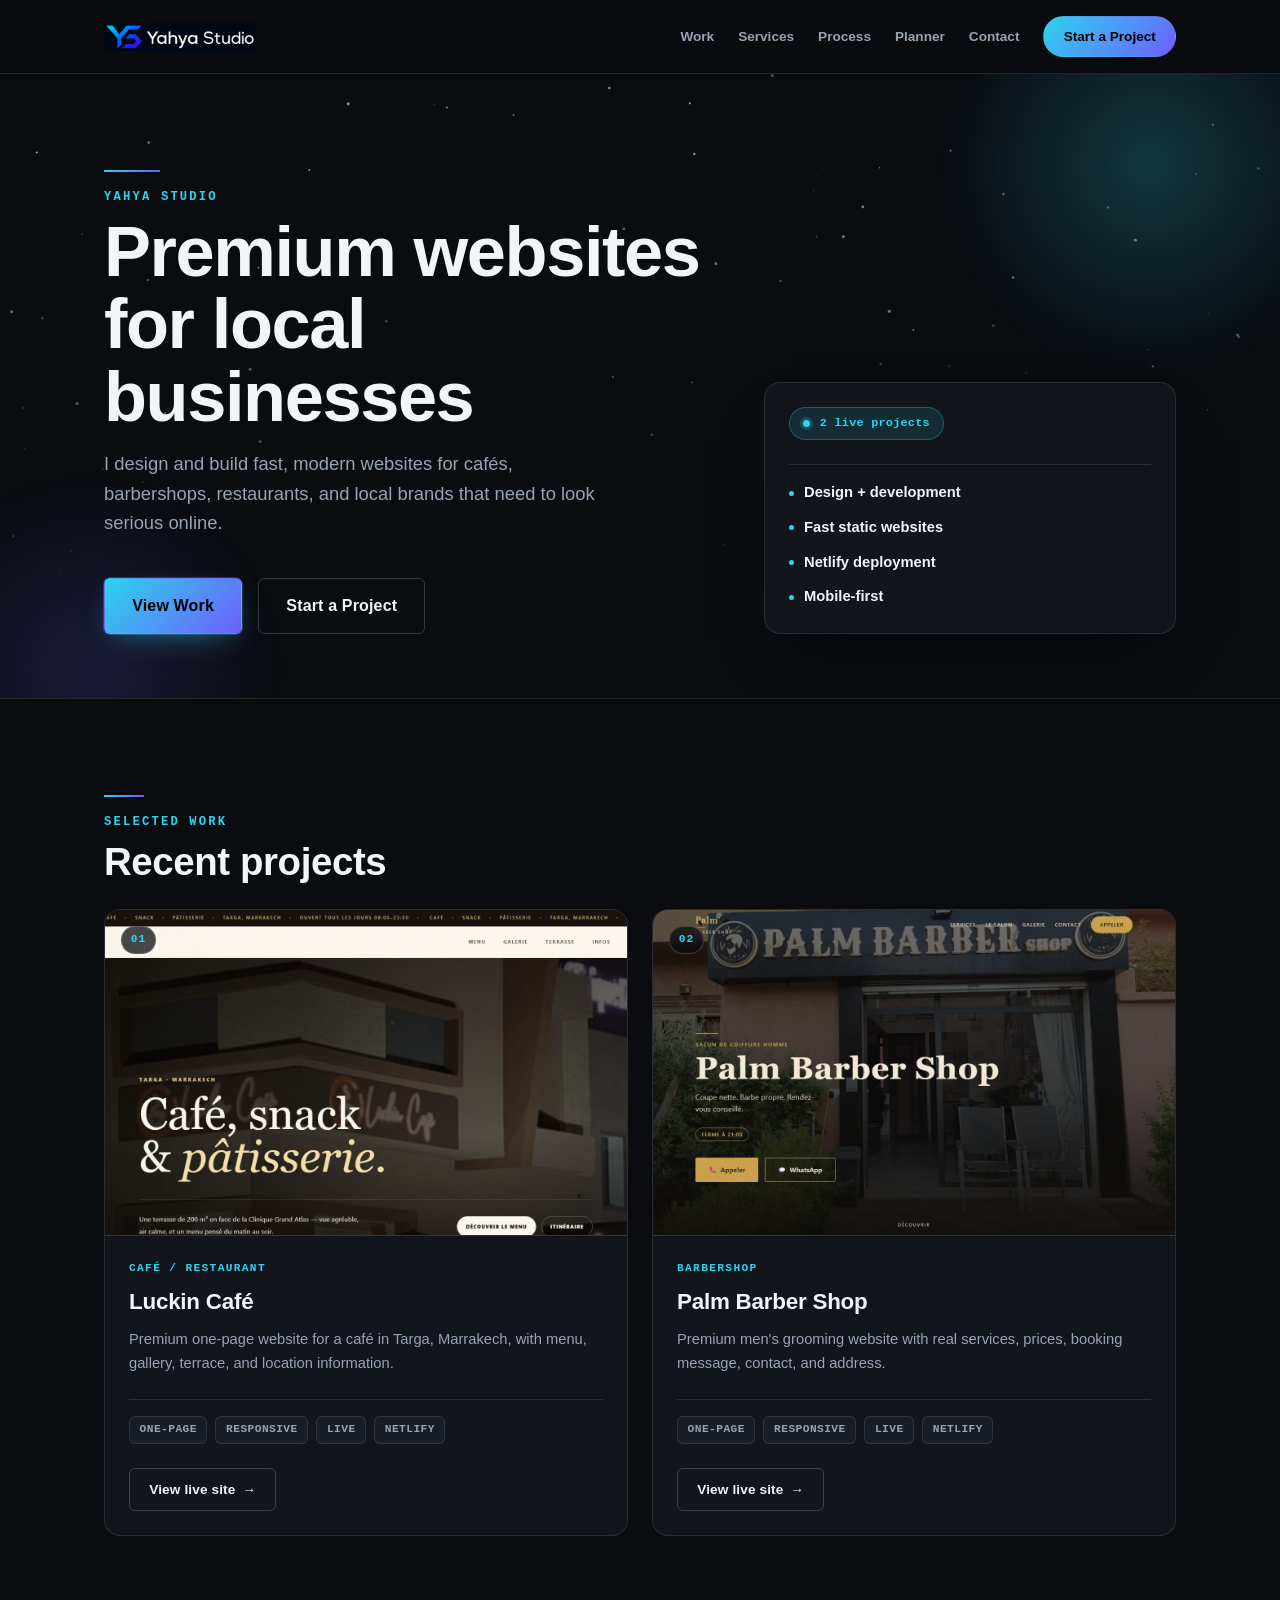
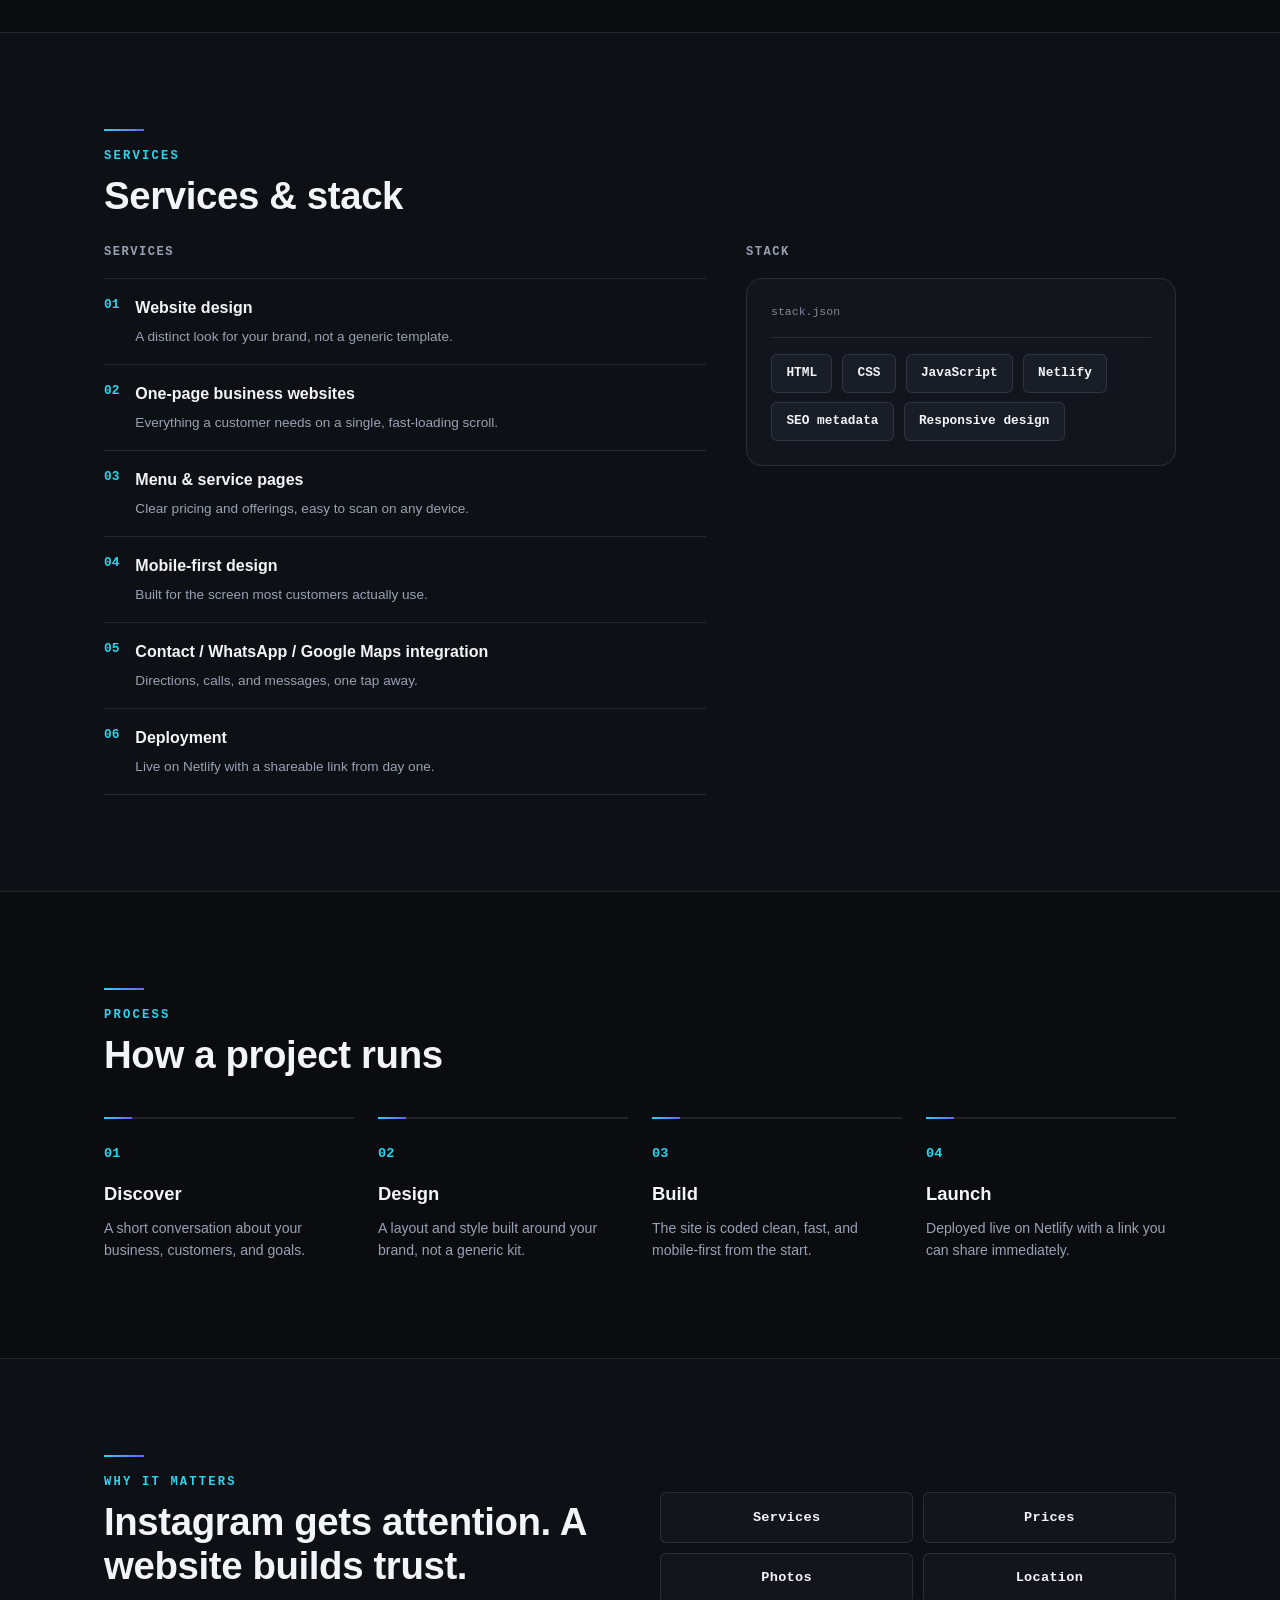
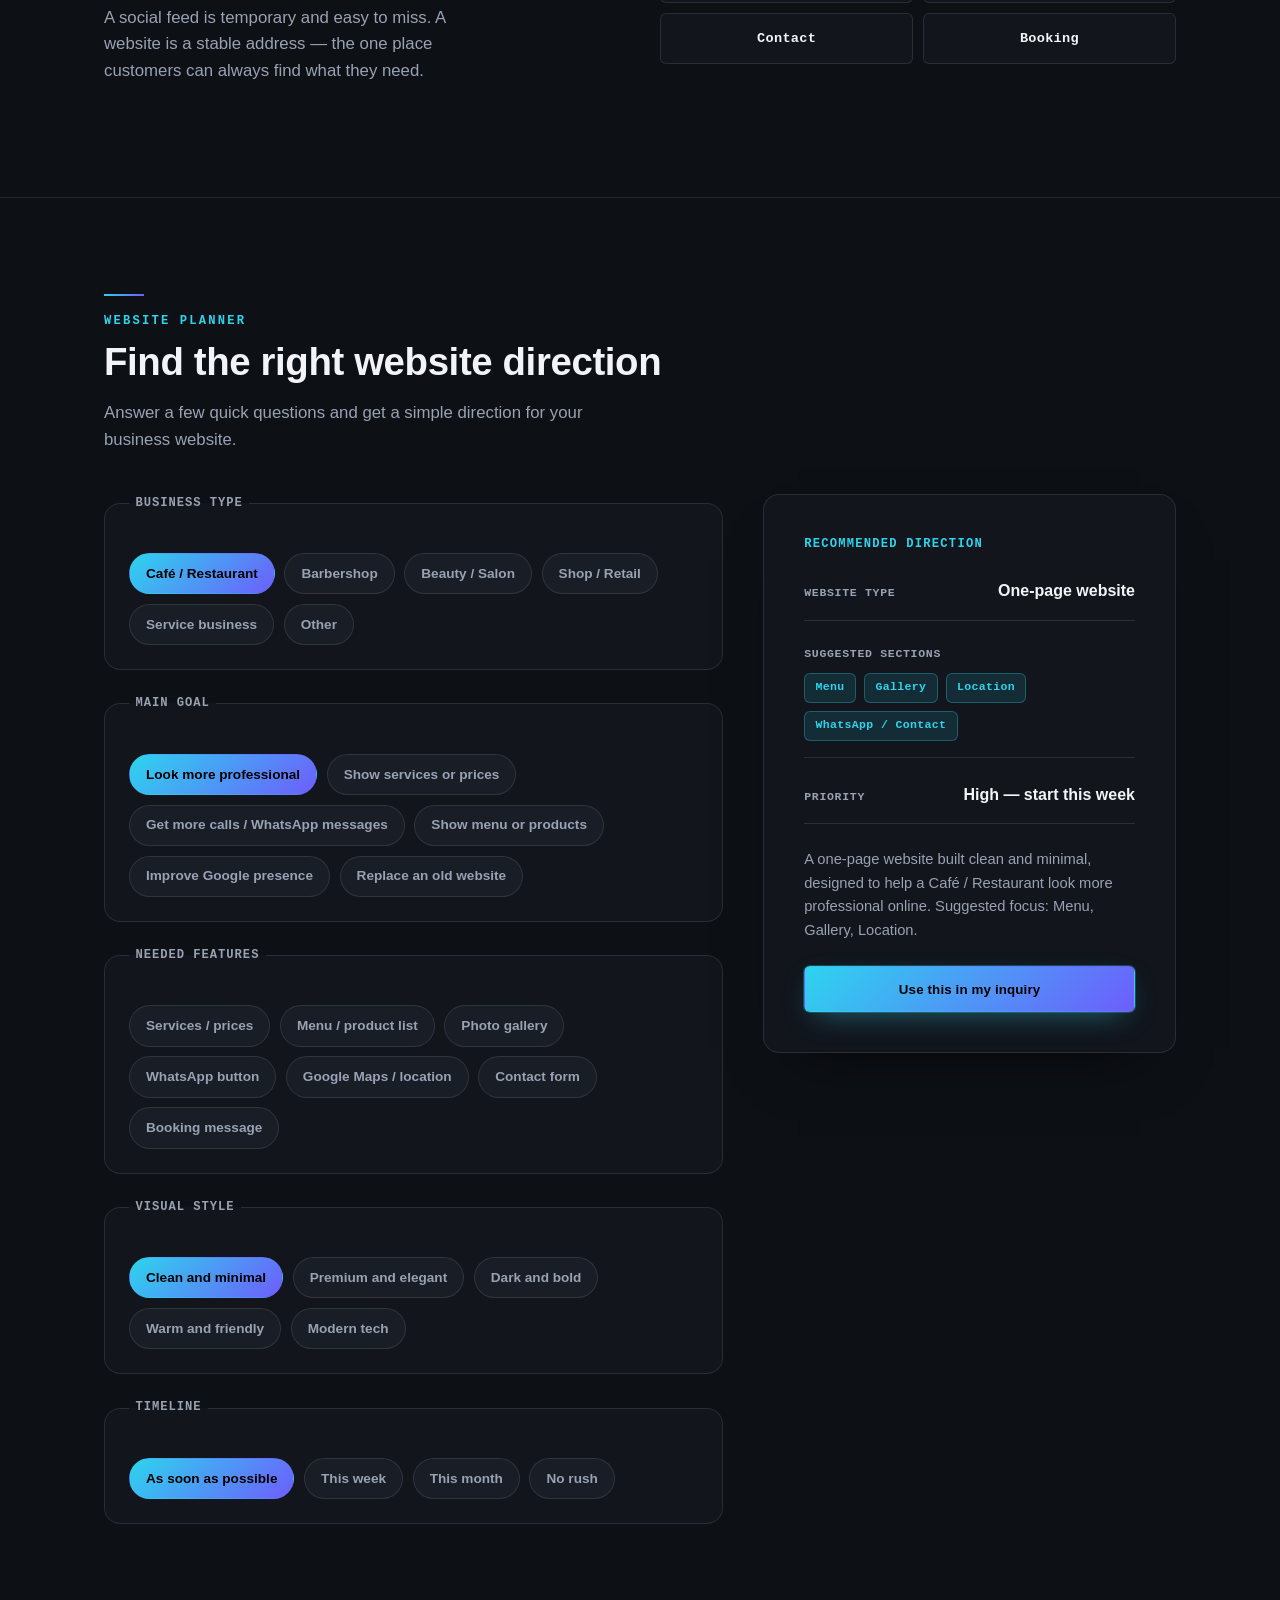
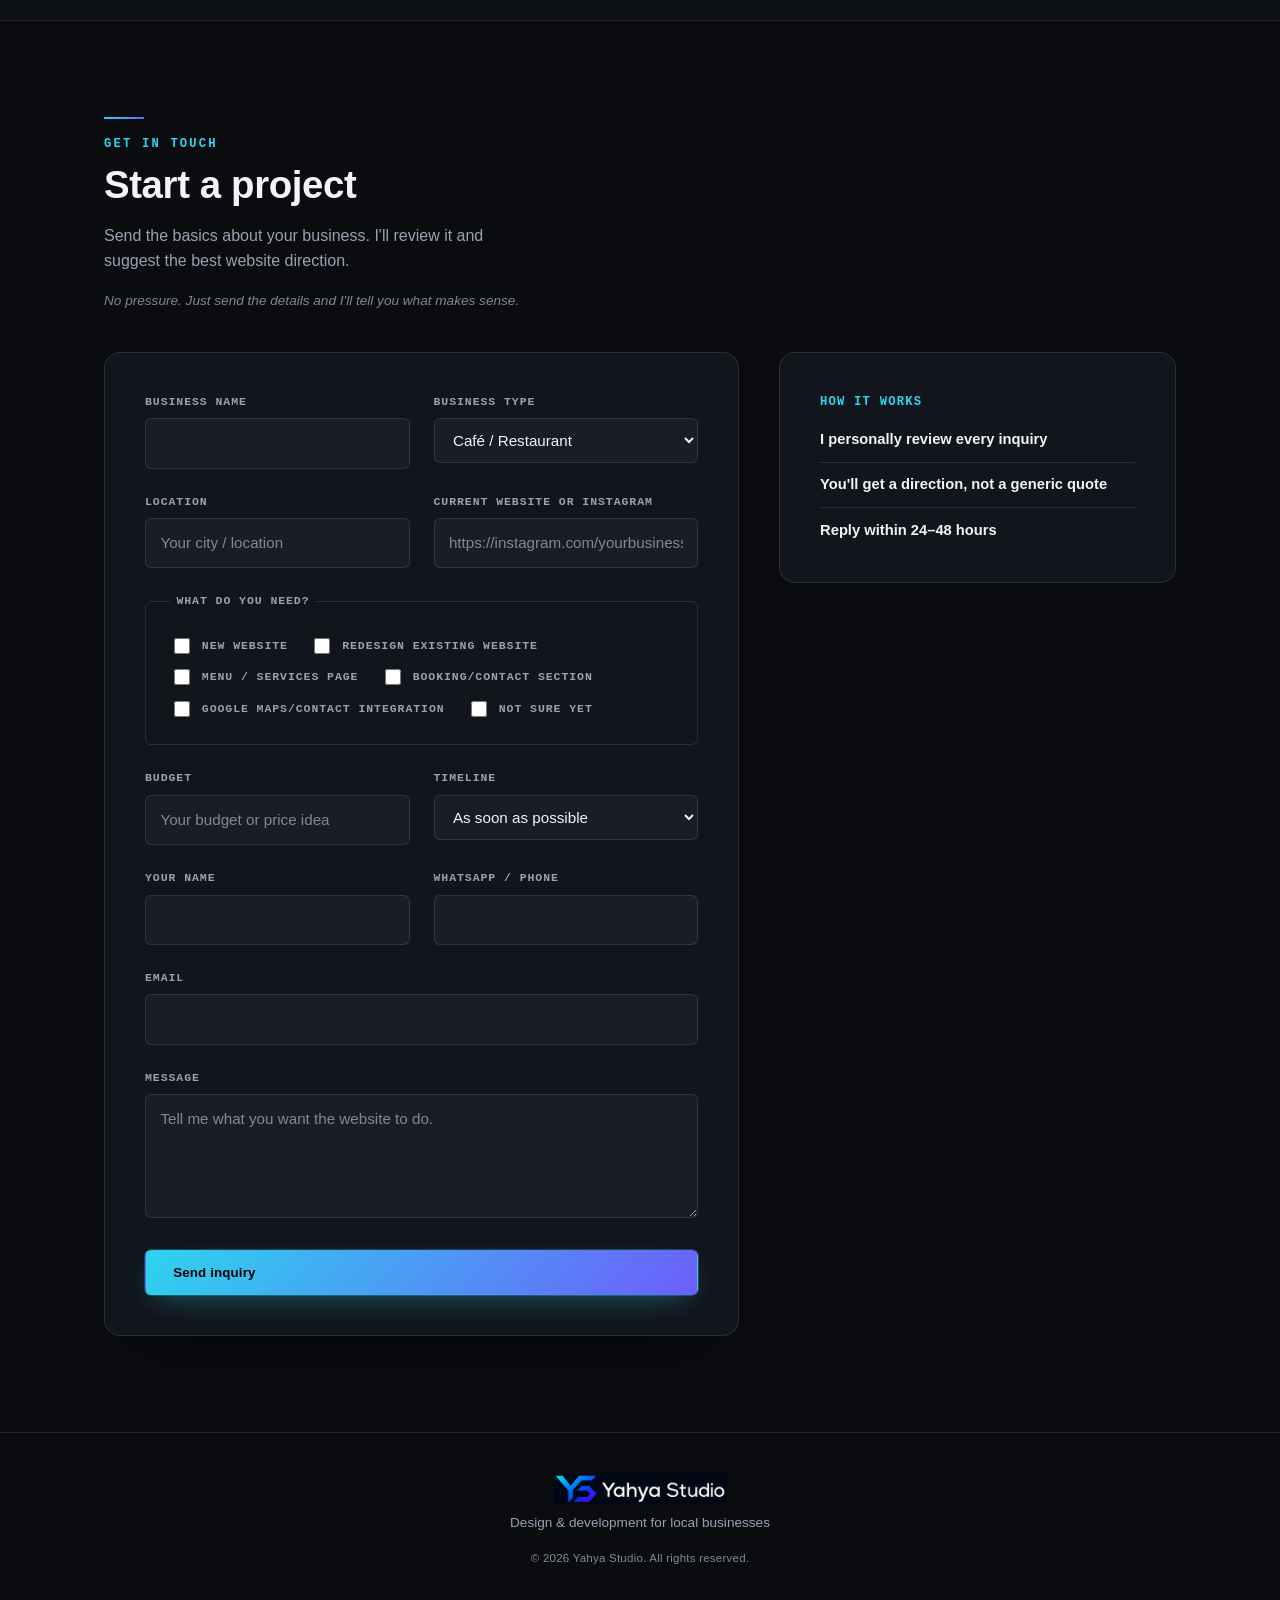
<file: studio/index.html>
<!DOCTYPE html>
<html lang="en">
<head>
  <meta charset="UTF-8" />
  <meta name="viewport" content="width=device-width, initial-scale=1.0" />
  <title>Yahya Studio — Premium Websites for Local Businesses</title>
  <meta name="description" content="Yahya Studio designs and builds fast, modern websites for cafés, barbershops, restaurants, and local brands that need to look serious online." />
  <meta name="theme-color" content="#0a0c10" />

  <link rel="icon" type="image/png" href="images/yahya-studio-mark.png" />

  <!-- Open Graph -->
  <meta property="og:type" content="website" />
  <meta property="og:site_name" content="Yahya Studio" />
  <meta property="og:title" content="Yahya Studio — Premium Websites for Local Businesses" />
  <meta property="og:description" content="I design and build fast, modern websites for cafés, barbershops, restaurants, and local brands that need to look serious online." />
  <meta property="og:image" content="images/yahya-studio-logo.png" />
  <meta property="og:image:width" content="1704" />
  <meta property="og:image:height" content="314" />
  <meta property="og:locale" content="en_US" />

  <link rel="stylesheet" href="css/style.css" />
  <link rel="stylesheet" href="css/animations.css" />
</head>
<body>

  <a class="skip-link" href="#main">Skip to main content</a>

  <header class="site-header" id="siteHeader">
    <div class="container header-bar">
      <a class="brand" href="#main">
        <img
          class="brand-logo"
          src="images/yahya-studio-logo.png"
          alt="Yahya Studio"
          width="1704"
          height="314"
          loading="eager"
        />
      </a>

      <button class="nav-toggle" id="navToggle" aria-expanded="false" aria-controls="primaryNav">
        <span class="nav-toggle-bar"></span>
        <span class="nav-toggle-bar"></span>
        <span class="nav-toggle-bar"></span>
        <span class="visually-hidden">Open menu</span>
      </button>

      <nav class="primary-nav" id="primaryNav" aria-label="Primary navigation">
        <a href="#work">Work</a>
        <a href="#services">Services</a>
        <a href="#process">Process</a>
        <a href="#planner">Planner</a>
        <a href="#contact">Contact</a>
        <a class="nav-cta" href="#contact">Start a Project</a>
      </nav>
    </div>
  </header>

  <main id="main">

    <!-- Hero -->
    <section class="hero">
      <canvas id="heroStarfield" class="hero-starfield" aria-hidden="true"></canvas>
      <div class="hero-glow hero-glow-cyan" aria-hidden="true"></div>
      <div class="hero-glow hero-glow-violet" aria-hidden="true"></div>

      <div class="container hero-inner">
        <div class="hero-content reveal">
          <span class="hero-kicker" aria-hidden="true"></span>
          <p class="eyebrow">Yahya Studio</p>
          <h1>Premium websites for local businesses</h1>
          <p class="hero-lead">I design and build fast, modern websites for cafés, barbershops, restaurants, and local brands that need to look serious online.</p>

          <div class="hero-actions">
            <a class="btn btn-primary" href="#work">View Work</a>
            <a class="btn btn-secondary" href="#contact">Start a Project</a>
          </div>
        </div>

        <aside class="hero-panel reveal" aria-label="Studio highlights">
          <div class="hero-panel-badge">
            <span class="hero-panel-badge-dot" aria-hidden="true"></span>
            2 live projects
          </div>

          <ul class="hero-signal-list">
            <li>
              <span class="hero-signal-dot" aria-hidden="true"></span>
              <span class="hero-signal-value">Design + development</span>
            </li>
            <li>
              <span class="hero-signal-dot" aria-hidden="true"></span>
              <span class="hero-signal-value">Fast static websites</span>
            </li>
            <li>
              <span class="hero-signal-dot" aria-hidden="true"></span>
              <span class="hero-signal-value">Netlify deployment</span>
            </li>
            <li>
              <span class="hero-signal-dot" aria-hidden="true"></span>
              <span class="hero-signal-value">Mobile-first</span>
            </li>
          </ul>
        </aside>
      </div>
    </section>

    <!-- Selected Work -->
    <section class="work" id="work">
      <div class="container">
        <span class="section-kicker" aria-hidden="true"></span>
        <p class="eyebrow">Selected Work</p>
        <h2>Recent projects</h2>

        <div class="work-grid">
          <article class="work-card reveal">
            <div class="work-thumb">
              <img
                src="images/luckin-cafe-preview.jpg"
                alt="Luckin Café website preview"
                width="1280"
                height="800"
                loading="lazy"
              />
              <span class="work-thumb-index" aria-hidden="true">01</span>
            </div>
            <div class="work-card-body">
              <p class="work-category">Café / Restaurant</p>
              <h3>Luckin Café</h3>
              <p class="work-description">Premium one-page website for a café in Targa, Marrakech, with menu, gallery, terrace, and location information.</p>
              <ul class="work-tags">
                <li>One-page</li>
                <li>Responsive</li>
                <li>Live</li>
                <li>Netlify</li>
              </ul>
              <a class="btn btn-secondary btn-small" href="https://luckin-cafe.netlify.app/" target="_blank" rel="noopener noreferrer">
                View live site <span aria-hidden="true">→</span>
              </a>
            </div>
          </article>

          <article class="work-card reveal">
            <div class="work-thumb">
              <img
                src="images/palm-barber-preview.jpg"
                alt="Palm Barber Shop website preview"
                width="1280"
                height="800"
                loading="lazy"
              />
              <span class="work-thumb-index" aria-hidden="true">02</span>
            </div>
            <div class="work-card-body">
              <p class="work-category">Barbershop</p>
              <h3>Palm Barber Shop</h3>
              <p class="work-description">Premium men's grooming website with real services, prices, booking message, contact, and address.</p>
              <ul class="work-tags">
                <li>One-page</li>
                <li>Responsive</li>
                <li>Live</li>
                <li>Netlify</li>
              </ul>
              <a class="btn btn-secondary btn-small" href="https://palm-barber-shop.netlify.app/" target="_blank" rel="noopener noreferrer">
                View live site <span aria-hidden="true">→</span>
              </a>
            </div>
          </article>
        </div>
      </div>
    </section>

    <!-- Services & Stack -->
    <section class="services" id="services">
      <div class="container">
        <span class="section-kicker" aria-hidden="true"></span>
        <p class="eyebrow">Services</p>
        <h2>Services &amp; stack</h2>

        <div class="services-columns">
          <div class="services-column">
            <p class="services-column-title">Services</p>
            <ul class="services-grid">
              <li class="service-item reveal">
                <span class="service-index" aria-hidden="true">01</span>
                <div class="service-body">
                  <span class="service-name">Website design</span>
                  <p class="service-desc">A distinct look for your brand, not a generic template.</p>
                </div>
              </li>
              <li class="service-item reveal">
                <span class="service-index" aria-hidden="true">02</span>
                <div class="service-body">
                  <span class="service-name">One-page business websites</span>
                  <p class="service-desc">Everything a customer needs on a single, fast-loading scroll.</p>
                </div>
              </li>
              <li class="service-item reveal">
                <span class="service-index" aria-hidden="true">03</span>
                <div class="service-body">
                  <span class="service-name">Menu &amp; service pages</span>
                  <p class="service-desc">Clear pricing and offerings, easy to scan on any device.</p>
                </div>
              </li>
              <li class="service-item reveal">
                <span class="service-index" aria-hidden="true">04</span>
                <div class="service-body">
                  <span class="service-name">Mobile-first design</span>
                  <p class="service-desc">Built for the screen most customers actually use.</p>
                </div>
              </li>
              <li class="service-item reveal">
                <span class="service-index" aria-hidden="true">05</span>
                <div class="service-body">
                  <span class="service-name">Contact / WhatsApp / Google Maps integration</span>
                  <p class="service-desc">Directions, calls, and messages, one tap away.</p>
                </div>
              </li>
              <li class="service-item reveal">
                <span class="service-index" aria-hidden="true">06</span>
                <div class="service-body">
                  <span class="service-name">Deployment</span>
                  <p class="service-desc">Live on Netlify with a shareable link from day one.</p>
                </div>
              </li>
            </ul>
          </div>

          <div class="services-column">
            <p class="services-column-title">Stack</p>
            <div class="stack-card reveal">
              <p class="stack-card-label">stack.json</p>
              <ul class="stack-grid">
                <li class="stack-chip">HTML</li>
                <li class="stack-chip">CSS</li>
                <li class="stack-chip">JavaScript</li>
                <li class="stack-chip">Netlify</li>
                <li class="stack-chip">SEO metadata</li>
                <li class="stack-chip">Responsive design</li>
              </ul>
            </div>
          </div>
        </div>
      </div>
    </section>

    <!-- Process -->
    <section class="process" id="process">
      <div class="container">
        <span class="section-kicker" aria-hidden="true"></span>
        <p class="eyebrow">Process</p>
        <h2>How a project runs</h2>

        <ol class="process-grid">
          <li class="process-step reveal">
            <span class="process-index" aria-hidden="true">01</span>
            <span class="process-name">Discover</span>
            <p class="process-desc">A short conversation about your business, customers, and goals.</p>
          </li>
          <li class="process-step reveal">
            <span class="process-index" aria-hidden="true">02</span>
            <span class="process-name">Design</span>
            <p class="process-desc">A layout and style built around your brand, not a generic kit.</p>
          </li>
          <li class="process-step reveal">
            <span class="process-index" aria-hidden="true">03</span>
            <span class="process-name">Build</span>
            <p class="process-desc">The site is coded clean, fast, and mobile-first from the start.</p>
          </li>
          <li class="process-step reveal">
            <span class="process-index" aria-hidden="true">04</span>
            <span class="process-name">Launch</span>
            <p class="process-desc">Deployed live on Netlify with a link you can share immediately.</p>
          </li>
        </ol>
      </div>
    </section>

    <!-- Why a website -->
    <section class="why">
      <div class="container why-grid">
        <div class="why-text reveal">
          <span class="section-kicker" aria-hidden="true"></span>
          <p class="eyebrow">Why it matters</p>
          <h2>Instagram gets attention. A website builds trust.</h2>
          <p class="why-lead">A social feed is temporary and easy to miss. A website is a stable address — the one place customers can always find what they need.</p>
        </div>

        <ul class="why-tags reveal">
          <li>Services</li>
          <li>Prices</li>
          <li>Photos</li>
          <li>Location</li>
          <li>Contact</li>
          <li>Booking</li>
        </ul>
      </div>
    </section>

    <!-- Website Planner -->
    <section class="planner" id="planner">
      <div class="container">
        <span class="section-kicker" aria-hidden="true"></span>
        <p class="eyebrow">Website Planner</p>
        <h2>Find the right website direction</h2>
        <p class="planner-lead">Answer a few quick questions and get a simple direction for your business website.</p>

        <div class="planner-layout">
          <div class="planner-form reveal">
            <fieldset class="planner-field">
              <legend>Business type</legend>
              <div class="planner-pill-group">
                <label class="planner-pill">
                  <input class="visually-hidden" type="radio" name="planner-business-type" value="Café / Restaurant" checked />
                  <span>Café / Restaurant</span>
                </label>
                <label class="planner-pill">
                  <input class="visually-hidden" type="radio" name="planner-business-type" value="Barbershop" />
                  <span>Barbershop</span>
                </label>
                <label class="planner-pill">
                  <input class="visually-hidden" type="radio" name="planner-business-type" value="Beauty / Salon" />
                  <span>Beauty / Salon</span>
                </label>
                <label class="planner-pill">
                  <input class="visually-hidden" type="radio" name="planner-business-type" value="Shop / Retail" />
                  <span>Shop / Retail</span>
                </label>
                <label class="planner-pill">
                  <input class="visually-hidden" type="radio" name="planner-business-type" value="Service business" />
                  <span>Service business</span>
                </label>
                <label class="planner-pill">
                  <input class="visually-hidden" type="radio" name="planner-business-type" value="Other" />
                  <span>Other</span>
                </label>
              </div>
            </fieldset>

            <fieldset class="planner-field">
              <legend>Main goal</legend>
              <div class="planner-pill-group">
                <label class="planner-pill">
                  <input class="visually-hidden" type="radio" name="planner-main-goal" value="Look more professional" checked />
                  <span>Look more professional</span>
                </label>
                <label class="planner-pill">
                  <input class="visually-hidden" type="radio" name="planner-main-goal" value="Show services or prices" />
                  <span>Show services or prices</span>
                </label>
                <label class="planner-pill">
                  <input class="visually-hidden" type="radio" name="planner-main-goal" value="Get more calls / WhatsApp messages" />
                  <span>Get more calls / WhatsApp messages</span>
                </label>
                <label class="planner-pill">
                  <input class="visually-hidden" type="radio" name="planner-main-goal" value="Show menu or products" />
                  <span>Show menu or products</span>
                </label>
                <label class="planner-pill">
                  <input class="visually-hidden" type="radio" name="planner-main-goal" value="Improve Google presence" />
                  <span>Improve Google presence</span>
                </label>
                <label class="planner-pill">
                  <input class="visually-hidden" type="radio" name="planner-main-goal" value="Replace an old website" />
                  <span>Replace an old website</span>
                </label>
              </div>
            </fieldset>

            <fieldset class="planner-field">
              <legend>Needed features</legend>
              <div class="planner-pill-group">
                <label class="planner-pill">
                  <input class="visually-hidden" type="checkbox" name="planner-features" value="Services / prices" />
                  <span>Services / prices</span>
                </label>
                <label class="planner-pill">
                  <input class="visually-hidden" type="checkbox" name="planner-features" value="Menu / product list" />
                  <span>Menu / product list</span>
                </label>
                <label class="planner-pill">
                  <input class="visually-hidden" type="checkbox" name="planner-features" value="Photo gallery" />
                  <span>Photo gallery</span>
                </label>
                <label class="planner-pill">
                  <input class="visually-hidden" type="checkbox" name="planner-features" value="WhatsApp button" />
                  <span>WhatsApp button</span>
                </label>
                <label class="planner-pill">
                  <input class="visually-hidden" type="checkbox" name="planner-features" value="Google Maps / location" />
                  <span>Google Maps / location</span>
                </label>
                <label class="planner-pill">
                  <input class="visually-hidden" type="checkbox" name="planner-features" value="Contact form" />
                  <span>Contact form</span>
                </label>
                <label class="planner-pill">
                  <input class="visually-hidden" type="checkbox" name="planner-features" value="Booking message" />
                  <span>Booking message</span>
                </label>
              </div>
            </fieldset>

            <fieldset class="planner-field">
              <legend>Visual style</legend>
              <div class="planner-pill-group">
                <label class="planner-pill">
                  <input class="visually-hidden" type="radio" name="planner-style" value="Clean and minimal" checked />
                  <span>Clean and minimal</span>
                </label>
                <label class="planner-pill">
                  <input class="visually-hidden" type="radio" name="planner-style" value="Premium and elegant" />
                  <span>Premium and elegant</span>
                </label>
                <label class="planner-pill">
                  <input class="visually-hidden" type="radio" name="planner-style" value="Dark and bold" />
                  <span>Dark and bold</span>
                </label>
                <label class="planner-pill">
                  <input class="visually-hidden" type="radio" name="planner-style" value="Warm and friendly" />
                  <span>Warm and friendly</span>
                </label>
                <label class="planner-pill">
                  <input class="visually-hidden" type="radio" name="planner-style" value="Modern tech" />
                  <span>Modern tech</span>
                </label>
              </div>
            </fieldset>

            <fieldset class="planner-field">
              <legend>Timeline</legend>
              <div class="planner-pill-group">
                <label class="planner-pill">
                  <input class="visually-hidden" type="radio" name="planner-timeline" value="As soon as possible" checked />
                  <span>As soon as possible</span>
                </label>
                <label class="planner-pill">
                  <input class="visually-hidden" type="radio" name="planner-timeline" value="This week" />
                  <span>This week</span>
                </label>
                <label class="planner-pill">
                  <input class="visually-hidden" type="radio" name="planner-timeline" value="This month" />
                  <span>This month</span>
                </label>
                <label class="planner-pill">
                  <input class="visually-hidden" type="radio" name="planner-timeline" value="No rush" />
                  <span>No rush</span>
                </label>
              </div>
            </fieldset>
          </div>

          <aside class="planner-result reveal">
            <p class="planner-result-label">Recommended direction</p>

            <div class="planner-result-body" aria-live="polite">
              <div class="planner-result-row">
                <span class="planner-result-key">Website type</span>
                <span class="planner-result-value" id="plannerType">One-page website</span>
              </div>

              <div class="planner-result-block">
                <span class="planner-result-key">Suggested sections</span>
                <ul class="planner-result-tags" id="plannerSections"></ul>
              </div>

              <div class="planner-result-row">
                <span class="planner-result-key">Priority</span>
                <span class="planner-result-value" id="plannerPriority">High — start this week</span>
              </div>

              <p class="planner-result-explanation" id="plannerExplanation"></p>
            </div>

            <button type="button" class="btn btn-primary planner-cta" id="plannerUseButton">
              Use this in my inquiry
            </button>
          </aside>
        </div>
      </div>
    </section>

    <!-- Contact / CTA -->
    <section class="contact" id="contact">
      <div class="container">
        <div class="contact-header reveal">
          <span class="section-kicker" aria-hidden="true"></span>
          <p class="eyebrow">Get in touch</p>
          <h2>Start a project</h2>
          <p class="contact-lead">Send the basics about your business. I'll review it and suggest the best website direction.</p>
          <p class="contact-note">No pressure. Just send the details and I'll tell you what makes sense.</p>
        </div>

        <div class="contact-layout">
          <form
            class="contact-form reveal"
            name="client-inquiry"
            method="POST"
            data-netlify="true"
            netlify-honeypot="bot-field"
            action="/success.html"
          >
            <input type="hidden" name="form-name" value="client-inquiry" />

            <p class="form-honeypot" aria-hidden="true">
              <label>
                Don't fill this out if you're human:
                <input type="text" name="bot-field" tabindex="-1" autocomplete="off" />
              </label>
            </p>

            <div class="form-grid">
              <div class="form-field">
                <label for="business-name">Business name</label>
                <input type="text" id="business-name" name="business-name" autocomplete="organization" required />
              </div>

              <div class="form-field">
                <label for="business-type">Business type</label>
                <select id="business-type" name="business-type">
                  <option value="Café / Restaurant">Café / Restaurant</option>
                  <option value="Barbershop">Barbershop</option>
                  <option value="Beauty / Salon">Beauty / Salon</option>
                  <option value="Shop / Retail">Shop / Retail</option>
                  <option value="Service business">Service business</option>
                  <option value="Other">Other</option>
                </select>
              </div>

              <div class="form-field">
                <label for="location">Location</label>
                <input type="text" id="location" name="location" placeholder="Your city / location" autocomplete="address-level2" />
              </div>

              <div class="form-field">
                <label for="current-presence">Current website or Instagram</label>
                <input type="url" id="current-presence" name="current-presence" placeholder="https://instagram.com/yourbusiness" />
              </div>

              <fieldset class="form-field form-field--full">
                <legend>What do you need?</legend>
                <div class="form-checkbox-group">
                  <label class="form-checkbox">
                    <input type="checkbox" name="project-type" value="New website" />
                    New website
                  </label>
                  <label class="form-checkbox">
                    <input type="checkbox" name="project-type" value="Redesign existing website" />
                    Redesign existing website
                  </label>
                  <label class="form-checkbox">
                    <input type="checkbox" name="project-type" value="Menu / services page" />
                    Menu / services page
                  </label>
                  <label class="form-checkbox">
                    <input type="checkbox" name="project-type" value="Booking/contact section" />
                    Booking/contact section
                  </label>
                  <label class="form-checkbox">
                    <input type="checkbox" name="project-type" value="Google Maps/contact integration" />
                    Google Maps/contact integration
                  </label>
                  <label class="form-checkbox">
                    <input type="checkbox" name="project-type" value="Not sure yet" />
                    Not sure yet
                  </label>
                </div>
              </fieldset>

              <div class="form-field">
                <label for="budget">Budget</label>
                <input type="text" id="budget" name="budget" placeholder="Your budget or price idea" />
              </div>

              <div class="form-field">
                <label for="timeline">Timeline</label>
                <select id="timeline" name="timeline">
                  <option value="As soon as possible">As soon as possible</option>
                  <option value="This week">This week</option>
                  <option value="This month">This month</option>
                  <option value="No rush">No rush</option>
                </select>
              </div>

              <div class="form-field">
                <label for="name">Your name</label>
                <input type="text" id="name" name="name" autocomplete="name" required />
              </div>

              <div class="form-field">
                <label for="phone">WhatsApp / phone</label>
                <input type="tel" id="phone" name="phone" autocomplete="tel" required />
              </div>

              <div class="form-field form-field--full">
                <label for="email">Email</label>
                <input type="email" id="email" name="email" autocomplete="email" />
              </div>

              <div class="form-field form-field--full">
                <label for="message">Message</label>
                <textarea id="message" name="message" rows="4" placeholder="Tell me what you want the website to do."></textarea>
              </div>

              <div class="form-field form-field--full form-actions">
                <button class="btn btn-primary" type="submit">Send inquiry</button>
              </div>
            </div>
          </form>

          <aside class="contact-aside reveal" aria-label="What to expect">
            <p class="contact-aside-title">How it works</p>
            <ul class="contact-aside-list">
              <li>I personally review every inquiry</li>
              <li>You'll get a direction, not a generic quote</li>
              <li>Reply within 24–48 hours</li>
            </ul>
          </aside>
        </div>
      </div>
    </section>

  </main>

  <footer class="site-footer">
    <div class="container footer-content">
      <img
        class="footer-logo"
        src="images/yahya-studio-logo.png"
        alt="Yahya Studio"
        width="1704"
        height="314"
        loading="lazy"
      />
      <p class="footer-tagline">Design &amp; development for local businesses</p>
      <p class="footer-copyright">© 2026 Yahya Studio. All rights reserved.</p>
    </div>
  </footer>

  <script src="js/script.js"></script>
</body>
</html>
</file>
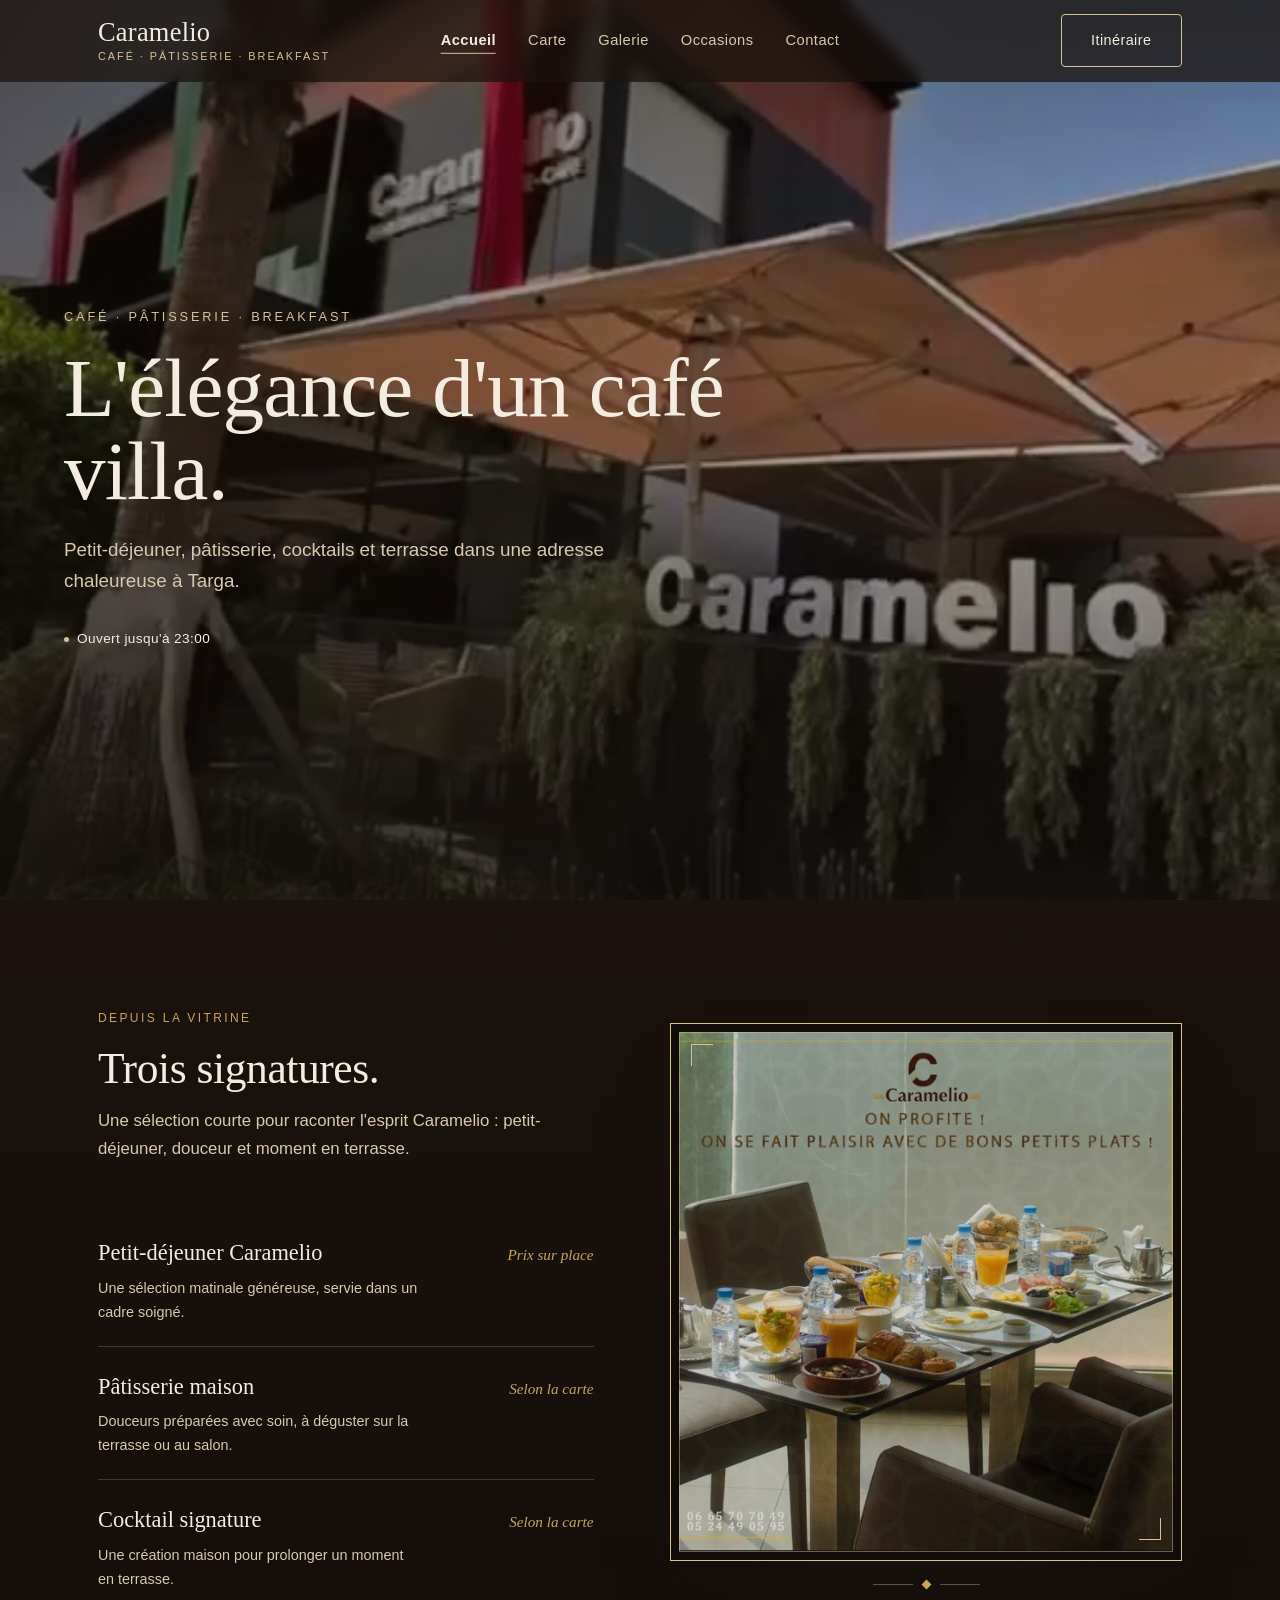
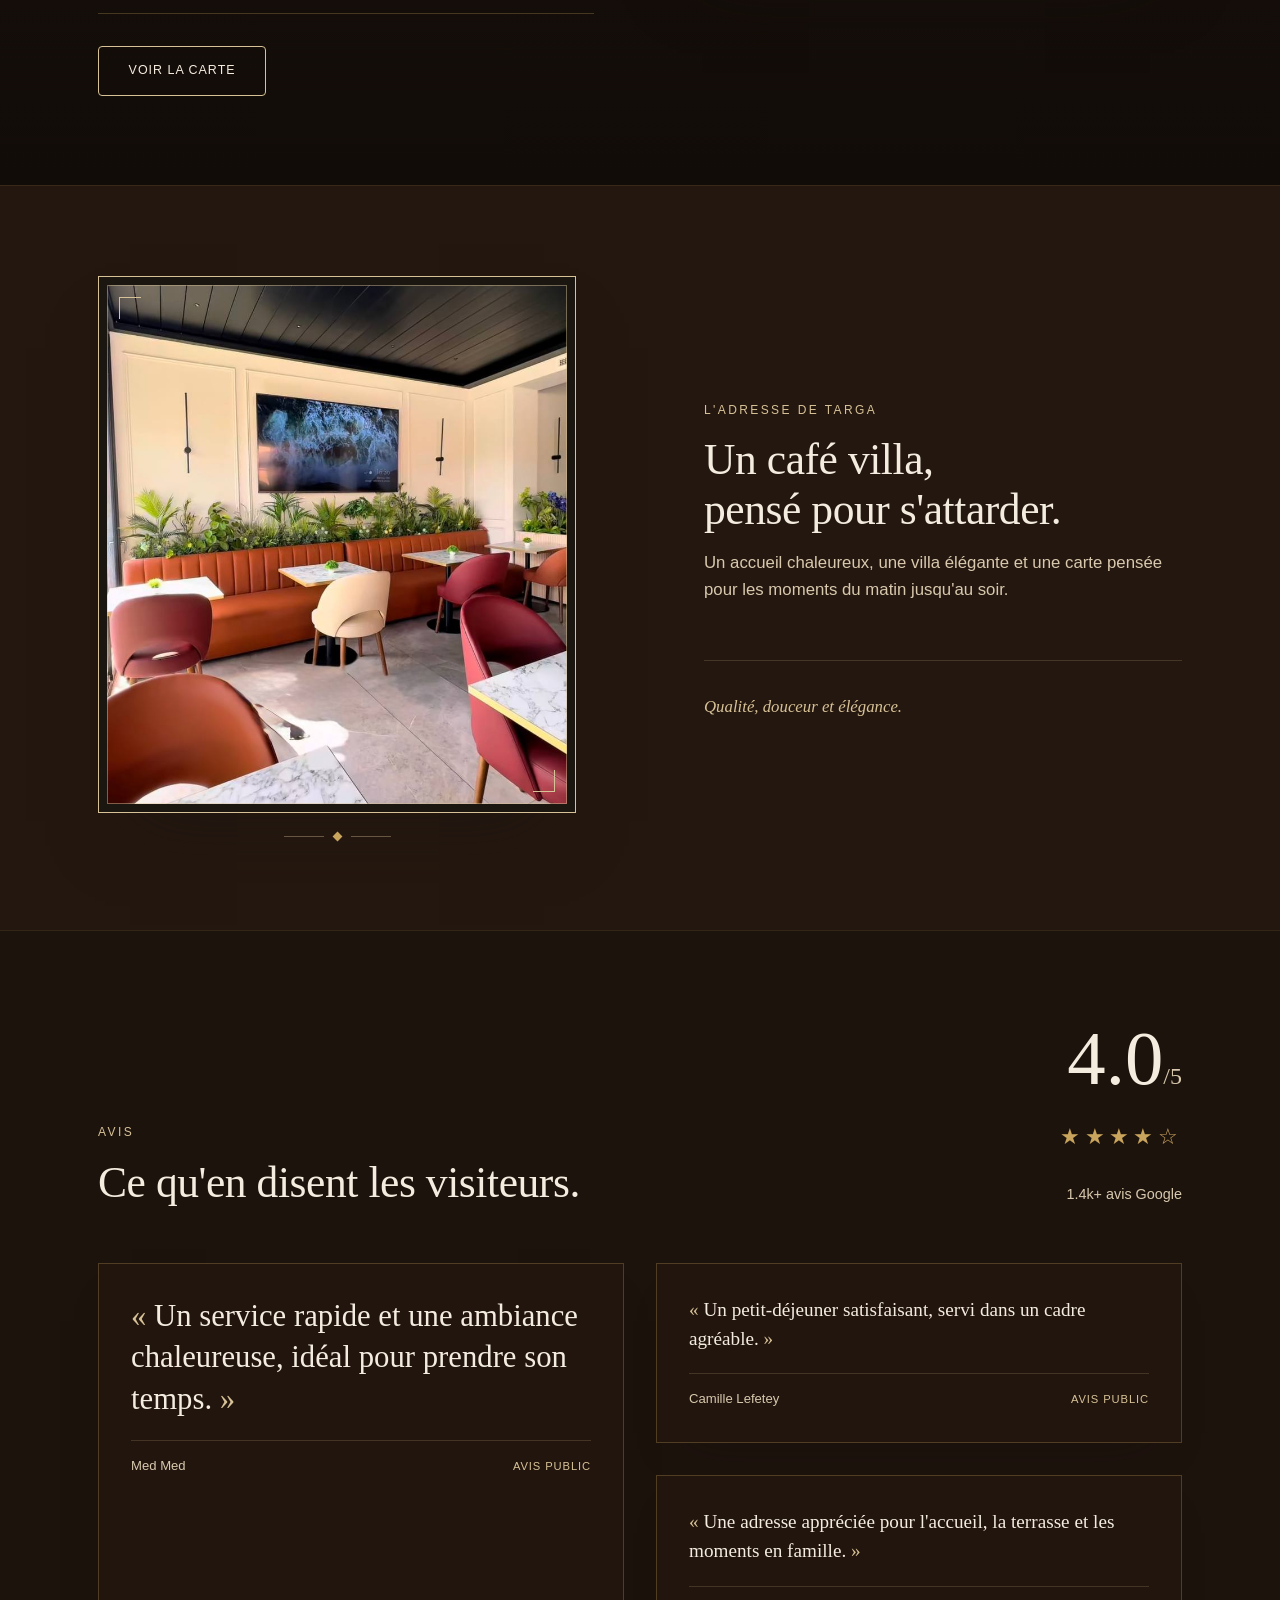
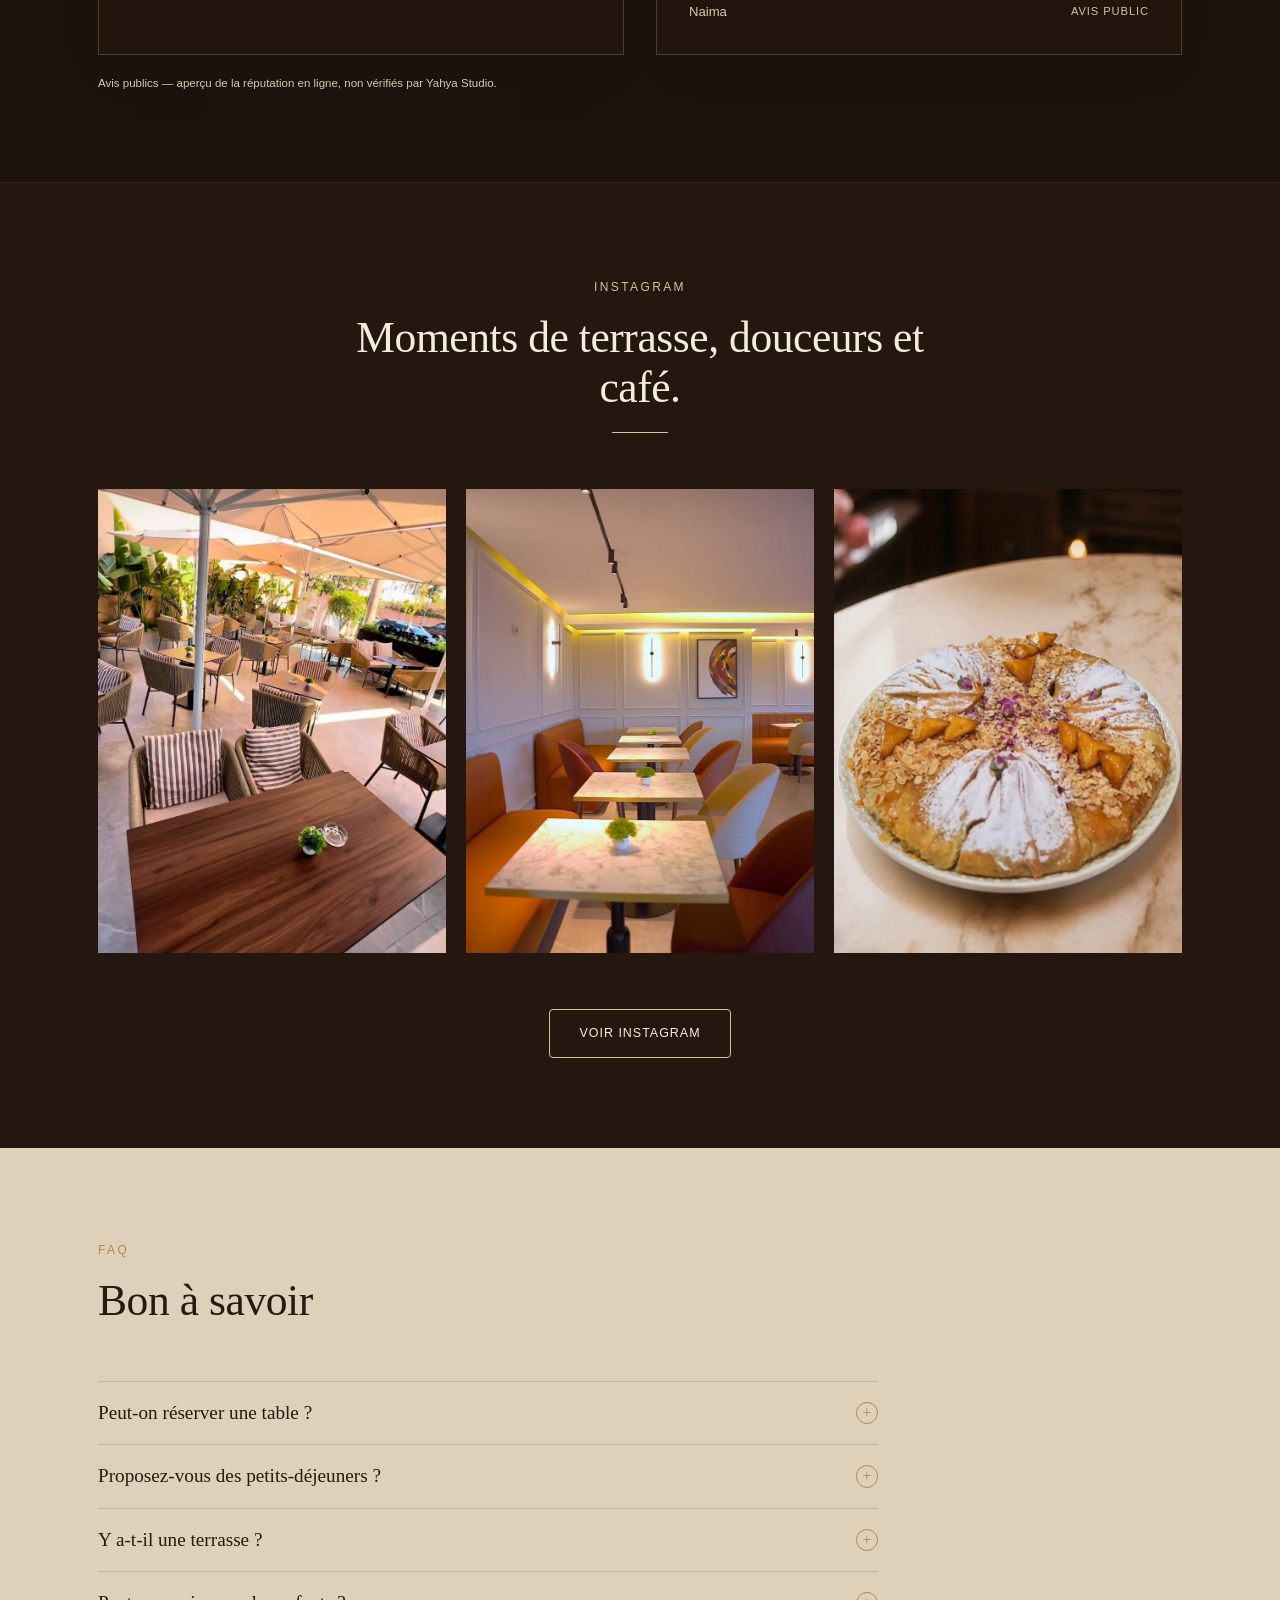
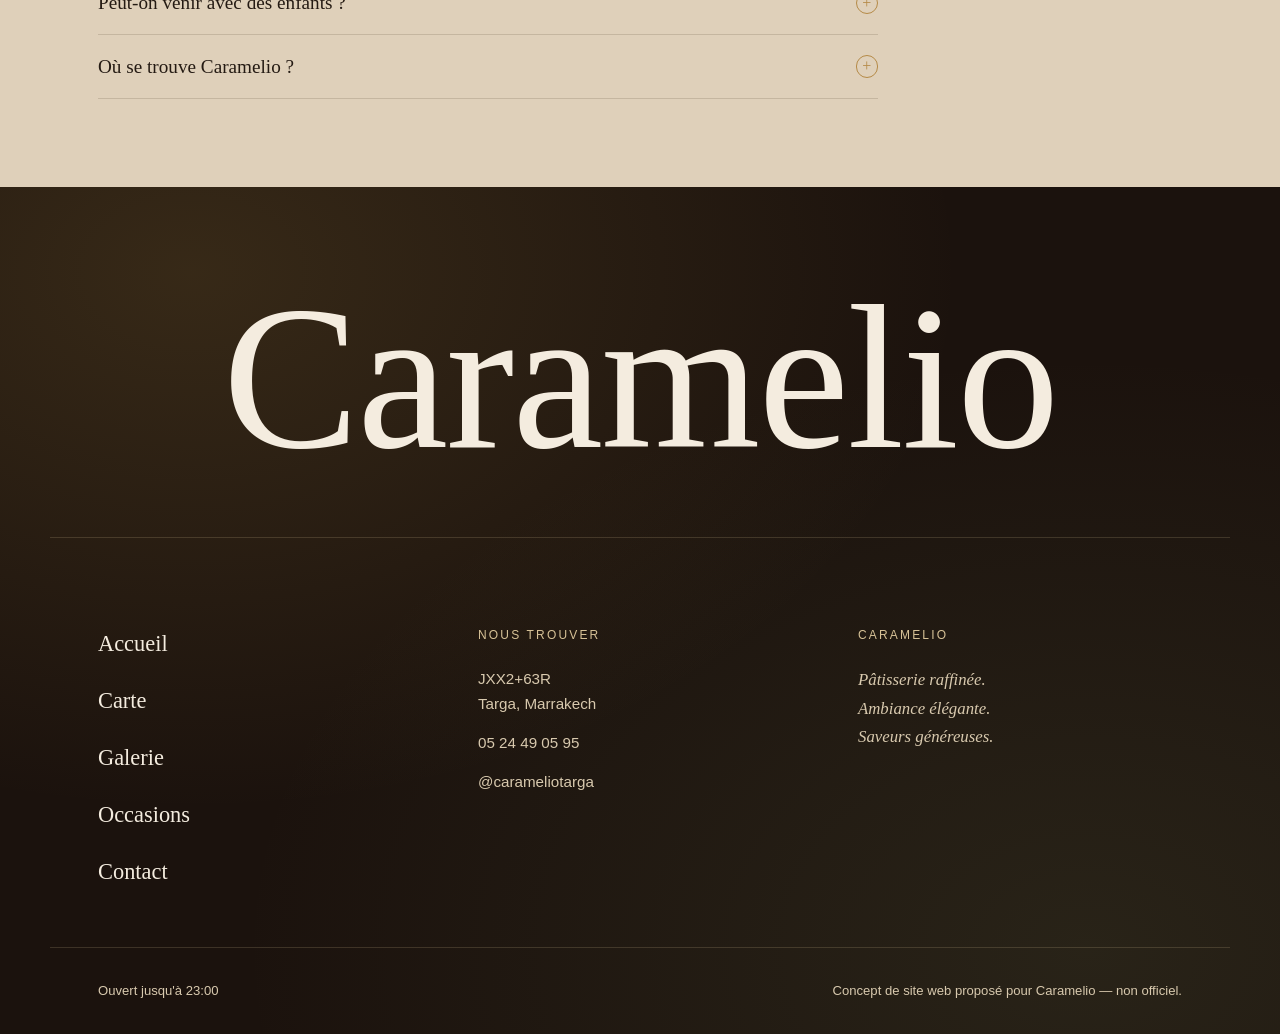
<file: clients/caramelio/index.html>
<!doctype html>
<html lang="fr">
<head>
  <meta charset="UTF-8" />
  <meta name="viewport" content="width=device-width, initial-scale=1.0" />
  <title>Caramelio — Café · Pâtisserie · Breakfast à Targa, Marrakech (concept)</title>
  <meta name="description" content="Caramelio, café-pâtisserie dans une villa à Targa, Marrakech. Site concept non officiel proposé par Yahya Studio — petit-déjeuner, pâtisserie, cocktails et terrasse." />
  <link rel="stylesheet" href="css/style.css" />
</head>
<body class="home">
  <a class="skip-link" href="#main">Aller au contenu</a>

  <header class="site-header">
    <div class="container site-header__inner">
      <a class="site-header__brand" href="index.html">
        <span class="site-header__wordmark">Caramelio</span>
        <span class="site-header__subtitle">Café · Pâtisserie · Breakfast</span>
      </a>

      <nav class="site-nav" id="site-nav" aria-label="Navigation principale">
        <ul class="site-nav__list">
          <li><a class="site-nav__link" href="index.html" aria-current="page">Accueil</a></li>
          <li><a class="site-nav__link" href="carte.html">Carte</a></li>
          <li><a class="site-nav__link" href="galerie.html">Galerie</a></li>
          <li><a class="site-nav__link" href="occasions.html">Occasions</a></li>
          <li><a class="site-nav__link" href="contact.html">Contact</a></li>
        </ul>
      </nav>

      <div class="site-header__actions">
        <a class="btn btn-outline-gold" href="https://maps.app.goo.gl/qix5PMnD1qW1fJyQ9" target="_blank" rel="noopener noreferrer">Itinéraire</a>
      </div>

      <button class="nav-toggle" aria-expanded="false" aria-controls="site-nav" aria-label="Ouvrir/fermer le menu de navigation">
        <span class="nav-toggle__bar"></span>
        <span class="nav-toggle__bar"></span>
        <span class="nav-toggle__bar"></span>
      </button>
    </div>
  </header>

  <main id="main">
    <!-- ============ HERO (video) ============ -->
    <section class="hero">
      <video class="hero__media" autoplay muted loop playsinline preload="metadata" poster="assets/images/villa-ambience-poster.jpg" aria-hidden="true">
        <source src="assets/videos/villa-ambience-01.mp4" type="video/mp4" />
      </video>
      <img class="hero__media hero__poster-fallback" src="assets/images/villa-ambience-poster.jpg" width="560" height="848" alt="" aria-hidden="true" />
      <div class="hero__bg" aria-hidden="true"></div>
      <div class="hero__scrim" aria-hidden="true"></div>
      <div class="hero__content">
        <p class="hero__eyebrow">Café · Pâtisserie · Breakfast</p>
        <h1 class="hero__title">L'élégance d'un café villa.</h1>
        <p class="hero__subtitle">Petit-déjeuner, pâtisserie, cocktails et terrasse dans une adresse chaleureuse à Targa.</p>

        <div class="hero__details">
          <span class="hero__detail">Ouvert jusqu'à 23:00</span>
        </div>
      </div>
    </section>

    <!-- ============ SIGNATURE / MENU PREVIEW (dark) ============ -->
    <section class="section section--dark signature-section" style="background: var(--brown-section);" aria-labelledby="signature-heading">
      <div class="container signature__layout">
        <div>
          <p class="eyebrow">Depuis la vitrine</p>
          <h2 class="section-title" id="signature-heading">Trois signatures.</h2>
          <p class="section-subtitle">Une sélection courte pour raconter l'esprit Caramelio : petit-déjeuner, douceur et moment en terrasse.</p>

          <ul class="signature__list">
            <li class="signature__item">
              <div>
                <span class="signature__item-name">Petit-déjeuner Caramelio</span>
                <span class="signature__item-desc">Une sélection matinale généreuse, servie dans un cadre soigné.</span>
              </div>
              <span class="signature__item-price">Prix sur place</span>
            </li>
            <li class="signature__item">
              <div>
                <span class="signature__item-name">Pâtisserie maison</span>
                <span class="signature__item-desc">Douceurs préparées avec soin, à déguster sur la terrasse ou au salon.</span>
              </div>
              <span class="signature__item-price">Selon la carte</span>
            </li>
            <li class="signature__item">
              <div>
                <span class="signature__item-name">Cocktail signature</span>
                <span class="signature__item-desc">Une création maison pour prolonger un moment en terrasse.</span>
              </div>
              <span class="signature__item-price">Selon la carte</span>
            </li>
          </ul>

          <div class="hero__actions signature__cta">
            <a class="btn btn-outline-gold" href="carte.html">Voir la carte</a>
          </div>
        </div>

        <div>
          <div class="signature__visual editorial-frame">
            <img class="cover-img" src="assets/images/breakfast-table-02.jpg" width="1206" height="1208" loading="lazy" alt="Table de petit-déjeuner et pâtisserie Caramelio, mise en scène soignée" />
            <span class="frame-corner frame-corner--tl" aria-hidden="true"></span>
            <span class="frame-corner frame-corner--br" aria-hidden="true"></span>
          </div>
          <span class="frame-medallion" aria-hidden="true"><span class="frame-medallion__dot"></span></span>
        </div>
      </div>
    </section>

    <!-- ============ SALON / SERVICE SPLIT (dark, image left) ============ -->
    <section class="section section--dark salon-section" style="background: var(--caramelio-dark-light);" aria-labelledby="salon-heading">
      <div class="container signature">
        <div>
          <div class="signature__visual editorial-frame">
            <img class="cover-img" src="assets/images/interior-lounge-01.jpg" width="818" height="1280" loading="lazy" alt="Salon intérieur de Caramelio, ambiance chaleureuse et végétation" />
            <span class="frame-corner frame-corner--tl" aria-hidden="true"></span>
            <span class="frame-corner frame-corner--br" aria-hidden="true"></span>
          </div>
          <span class="frame-medallion" aria-hidden="true"><span class="frame-medallion__dot"></span></span>
        </div>

        <div>
          <p class="eyebrow">L'adresse de Targa</p>
          <h2 class="section-title" id="salon-heading">Un café villa,<br />pensé pour s'attarder.</h2>
          <p class="section-subtitle">Un accueil chaleureux, une villa élégante et une carte pensée pour les moments du matin jusqu'au soir.</p>
          <p class="service__signature">Qualité, douceur et élégance.</p>
        </div>
      </div>
    </section>

    <!-- ============ REVIEWS (warm brown) ============ -->
    <section class="section section--dark reviews-section" style="background: var(--caramelio-mid);" aria-labelledby="reviews-heading">
      <div class="container">
        <div class="reviews-top">
          <div class="section-heading" style="margin-bottom: 0;">
            <p class="eyebrow">Avis</p>
            <h2 class="section-title" id="reviews-heading">Ce qu'en disent les visiteurs.</h2>
          </div>

          <div class="reviews-rating">
            <span class="rating-card__score">4.0<span>/5</span></span>
            <span class="rating-card__stars" aria-hidden="true">★★★★☆</span>
            <span class="rating-card__label">1.4k+ avis Google</span>
          </div>
        </div>

        <div class="reviews-layout">
          <article class="review-card review-card--featured">
            <p class="review-card__quote">Un service rapide et une ambiance chaleureuse, idéal pour prendre son temps.</p>
            <div class="review-card__meta">
              <span>Med Med</span>
              <span class="review-card__source">Avis public</span>
            </div>
          </article>

          <div class="reviews-secondary__row">
            <article class="review-card">
              <p class="review-card__quote">Un petit-déjeuner satisfaisant, servi dans un cadre agréable.</p>
              <div class="review-card__meta">
                <span>Camille Lefetey</span>
                <span class="review-card__source">Avis public</span>
              </div>
            </article>

            <article class="review-card">
              <p class="review-card__quote">Une adresse appréciée pour l'accueil, la terrasse et les moments en famille.</p>
              <div class="review-card__meta">
                <span>Naima</span>
                <span class="review-card__source">Avis public</span>
              </div>
            </article>
          </div>
        </div>

        <p class="rating-card__disclaimer reviews-disclaimer">Avis publics — aperçu de la réputation en ligne, non vérifiés par Yahya Studio.</p>
      </div>
    </section>

    <!-- ============ INSTAGRAM (dark) ============ -->
    <section class="section--tight section--dark instagram-section" style="background: var(--caramelio-dark-light);" aria-labelledby="social-heading">
      <div class="container">
        <div class="section-heading section-heading--center">
          <p class="eyebrow">Instagram</p>
          <h2 class="section-title" id="social-heading">Moments de terrasse, douceurs et café.</h2>
        </div>

        <div class="insta-grid">
          <a class="insta-tile" href="https://www.instagram.com/carameliotarga/?hl=fr" target="_blank" rel="noopener noreferrer" aria-label="Voir sur Instagram : la terrasse de Caramelio (nouvel onglet)">
            <img class="insta-tile__art" src="assets/images/terrace-02.jpg" width="821" height="1280" loading="lazy" alt="La terrasse de Caramelio" />
            <span class="insta-tile__icon" aria-hidden="true">＋</span>
          </a>
          <a class="insta-tile" href="https://www.instagram.com/carameliotarga/?hl=fr" target="_blank" rel="noopener noreferrer" aria-label="Voir sur Instagram : la salle à manger de Caramelio (nouvel onglet)">
            <img class="insta-tile__art" src="assets/images/interior-dining-01.jpg" width="818" height="1280" loading="lazy" alt="La salle à manger de Caramelio" />
            <span class="insta-tile__icon" aria-hidden="true">＋</span>
          </a>
          <a class="insta-tile" href="https://www.instagram.com/carameliotarga/?hl=fr" target="_blank" rel="noopener noreferrer" aria-label="Voir sur Instagram : dessert signature (nouvel onglet)">
            <img class="insta-tile__art" src="assets/images/dessert-plate-01.jpg" width="886" height="1280" loading="lazy" alt="Assiette de dessert signature Caramelio" />
            <span class="insta-tile__icon" aria-hidden="true">＋</span>
          </a>
        </div>

        <div class="insta-cta">
          <a class="btn btn-outline-gold" href="https://www.instagram.com/carameliotarga/?hl=fr" target="_blank" rel="noopener noreferrer">Voir Instagram</a>
        </div>
      </div>
    </section>

    <!-- ============ FAQ (warm creamy brown) ============ -->
    <section class="section--tight faq--warm" aria-labelledby="faq-heading">
      <div class="container">
        <div class="section-heading">
          <p class="eyebrow">FAQ</p>
          <h2 class="section-title" id="faq-heading">Bon à savoir</h2>
        </div>

        <div class="faq-list">
          <div class="faq-item">
            <h3>
              <button class="faq-question" aria-expanded="false" aria-controls="faq-answer-1" id="faq-question-1">
                <span>Peut-on réserver une table ?</span>
                <span class="faq-question__icon" aria-hidden="true">+</span>
              </button>
            </h3>
            <div class="faq-answer" id="faq-answer-1" role="region" aria-labelledby="faq-question-1">
              <p class="faq-answer__inner">Pour les réservations, il est préférable d'appeler directement l'établissement.</p>
            </div>
          </div>

          <div class="faq-item">
            <h3>
              <button class="faq-question" aria-expanded="false" aria-controls="faq-answer-2" id="faq-question-2">
                <span>Proposez-vous des petits-déjeuners ?</span>
                <span class="faq-question__icon" aria-hidden="true">+</span>
              </button>
            </h3>
            <div class="faq-answer" id="faq-answer-2" role="region" aria-labelledby="faq-question-2">
              <p class="faq-answer__inner">Oui, le petit-déjeuner fait partie des services proposés par Caramelio.</p>
            </div>
          </div>

          <div class="faq-item">
            <h3>
              <button class="faq-question" aria-expanded="false" aria-controls="faq-answer-3" id="faq-question-3">
                <span>Y a-t-il une terrasse ?</span>
                <span class="faq-question__icon" aria-hidden="true">+</span>
              </button>
            </h3>
            <div class="faq-answer" id="faq-answer-3" role="region" aria-labelledby="faq-question-3">
              <p class="faq-answer__inner">Oui, une terrasse est mentionnée parmi les services de l'établissement.</p>
            </div>
          </div>

          <div class="faq-item">
            <h3>
              <button class="faq-question" aria-expanded="false" aria-controls="faq-answer-4" id="faq-question-4">
                <span>Peut-on venir avec des enfants ?</span>
                <span class="faq-question__icon" aria-hidden="true">+</span>
              </button>
            </h3>
            <div class="faq-answer" id="faq-answer-4" role="region" aria-labelledby="faq-question-4">
              <p class="faq-answer__inner">La fiche mentionne un menu enfant.</p>
            </div>
          </div>

          <div class="faq-item">
            <h3>
              <button class="faq-question" aria-expanded="false" aria-controls="faq-answer-5" id="faq-question-5">
                <span>Où se trouve Caramelio ?</span>
                <span class="faq-question__icon" aria-hidden="true">+</span>
              </button>
            </h3>
            <div class="faq-answer" id="faq-answer-5" role="region" aria-labelledby="faq-question-5">
              <p class="faq-answer__inner">Adresse indiquée : JXX2+63R, Marrakech, dans le quartier de Targa.</p>
            </div>
          </div>
        </div>
      </div>
    </section>
  </main>

  <footer class="site-footer">
    <div class="site-footer__bg" aria-hidden="true"></div>

    <div class="container site-footer__giant-wrap">
      <span class="site-footer__giant">Caramelio</span>
    </div>

    <div class="container site-footer__cols">
      <div class="site-footer__col">
        <ul class="site-footer__nav-list">
          <li><a href="index.html">Accueil</a></li>
          <li><a href="carte.html">Carte</a></li>
          <li><a href="galerie.html">Galerie</a></li>
          <li><a href="occasions.html">Occasions</a></li>
          <li><a href="contact.html">Contact</a></li>
        </ul>
      </div>

      <div class="site-footer__col">
        <p class="site-footer__heading">Nous trouver</p>
        <address class="site-footer__address">JXX2+63R<br />Targa, Marrakech</address>
        <a class="site-footer__phone" href="tel:+212524490595">05 24 49 05 95</a>
        <a class="site-footer__insta" href="https://www.instagram.com/carameliotarga/?hl=fr" target="_blank" rel="noopener noreferrer">@carameliotarga</a>
      </div>

      <div class="site-footer__col">
        <p class="site-footer__heading">Caramelio</p>
        <p class="site-footer__editorial">Pâtisserie raffinée.<br />Ambiance élégante.<br />Saveurs généreuses.</p>
      </div>
    </div>

    <div class="container site-footer__bottom-row">
      <span>Ouvert jusqu'à 23:00</span>
      <span>Concept de site web proposé pour Caramelio — non officiel.</span>
    </div>
  </footer>

  <script src="js/script.js"></script>
</body>
</html>
</file>
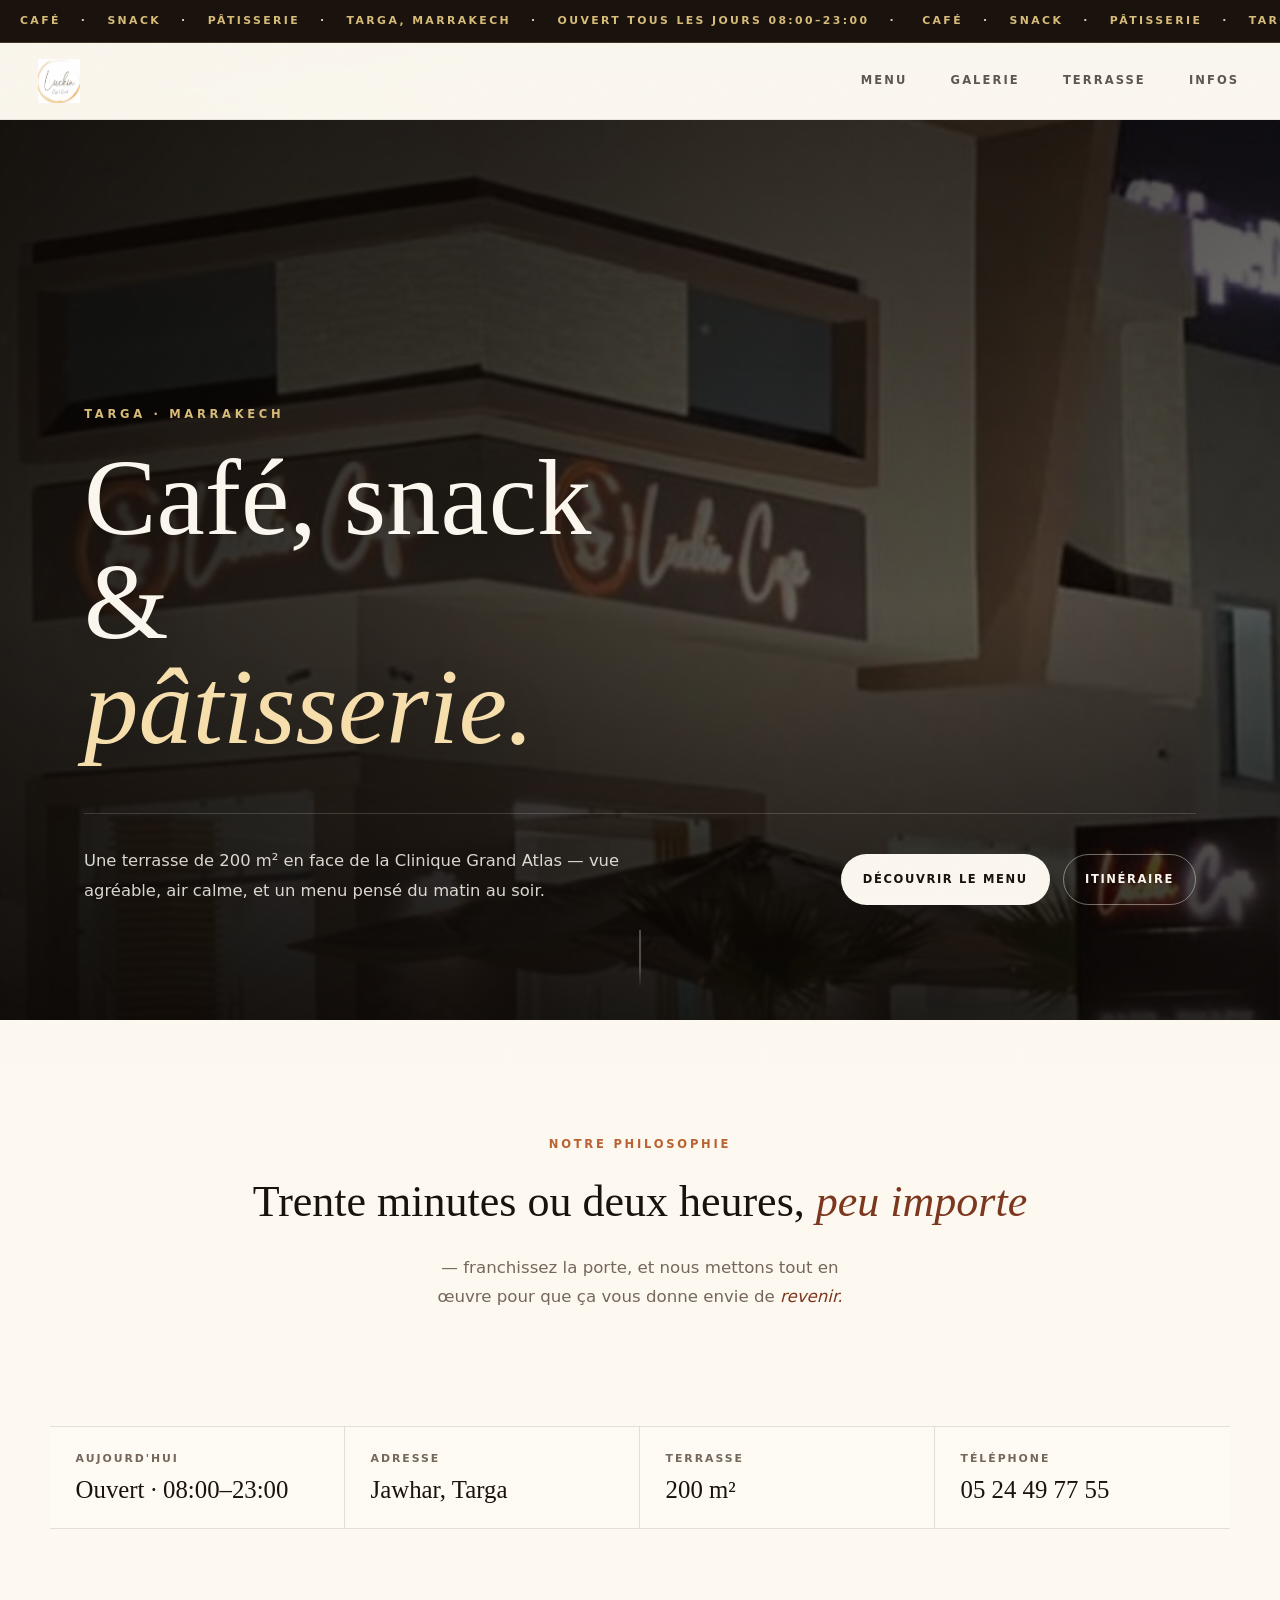
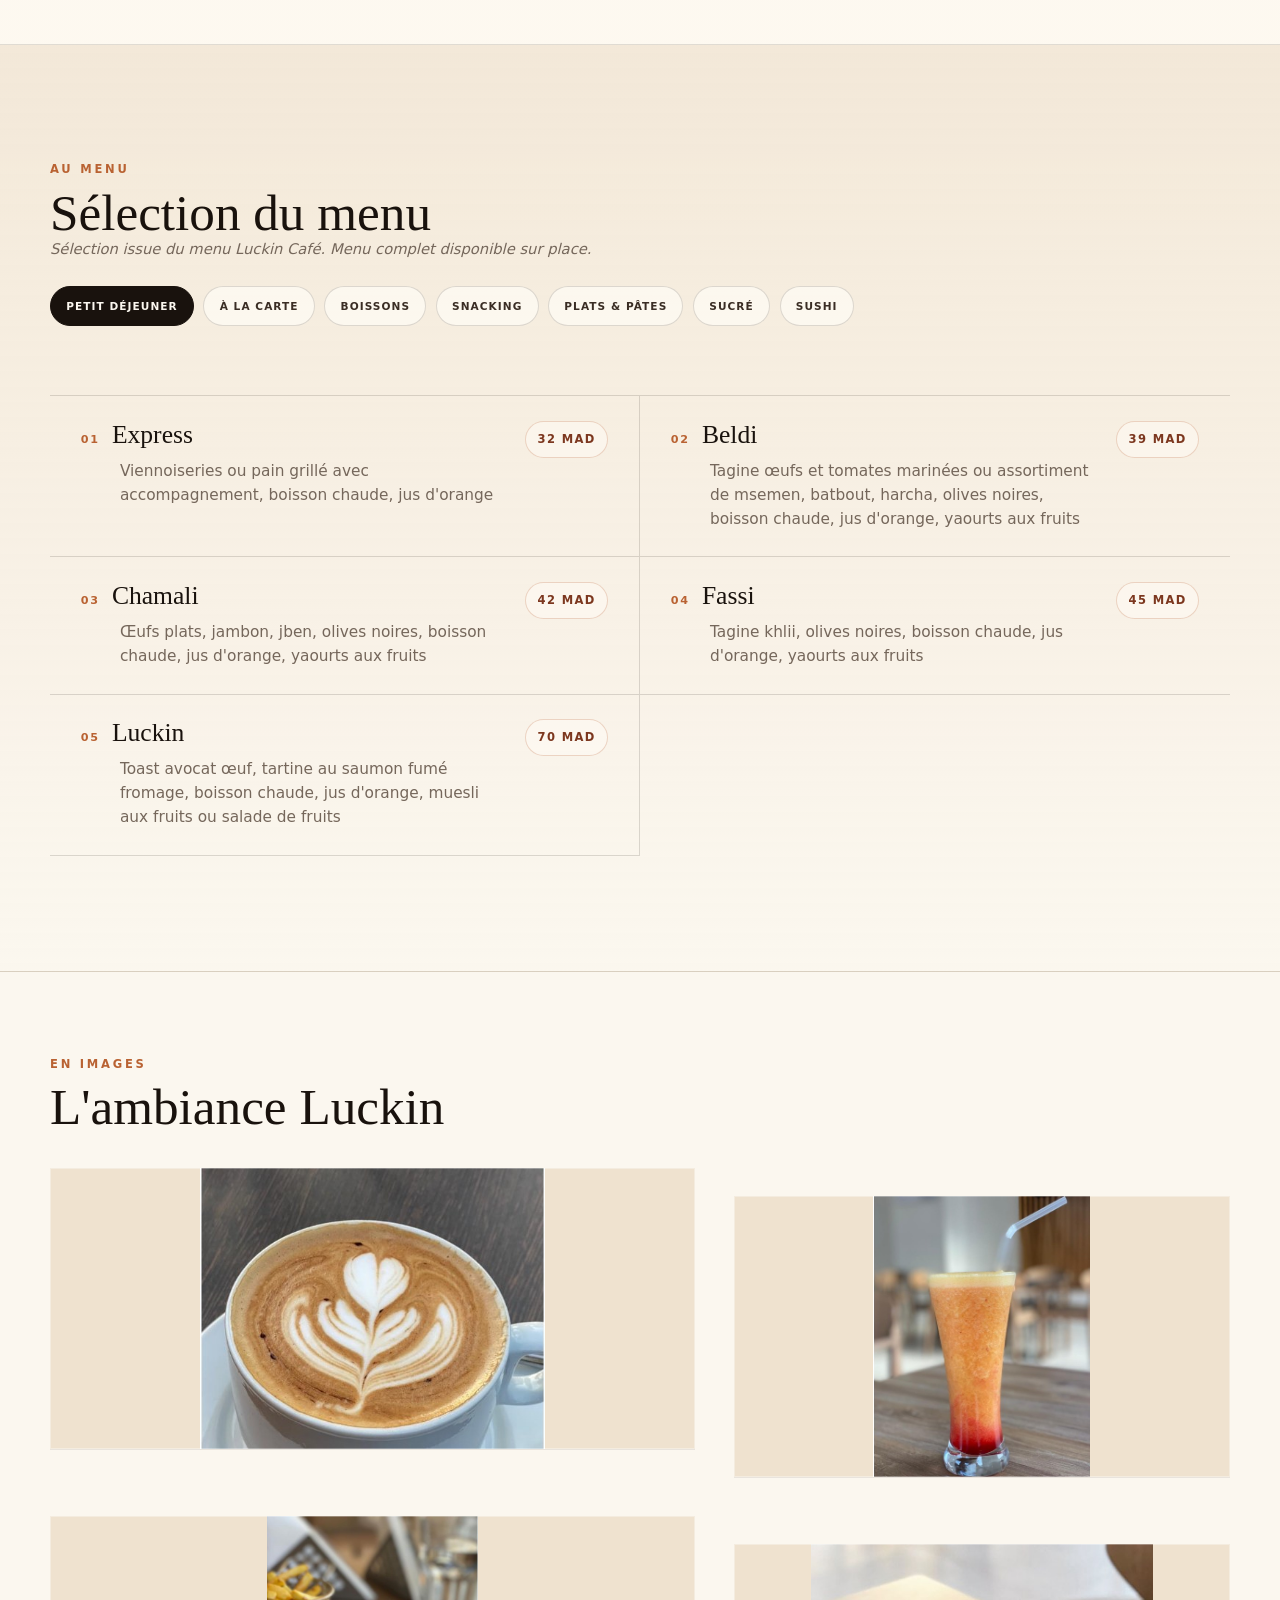
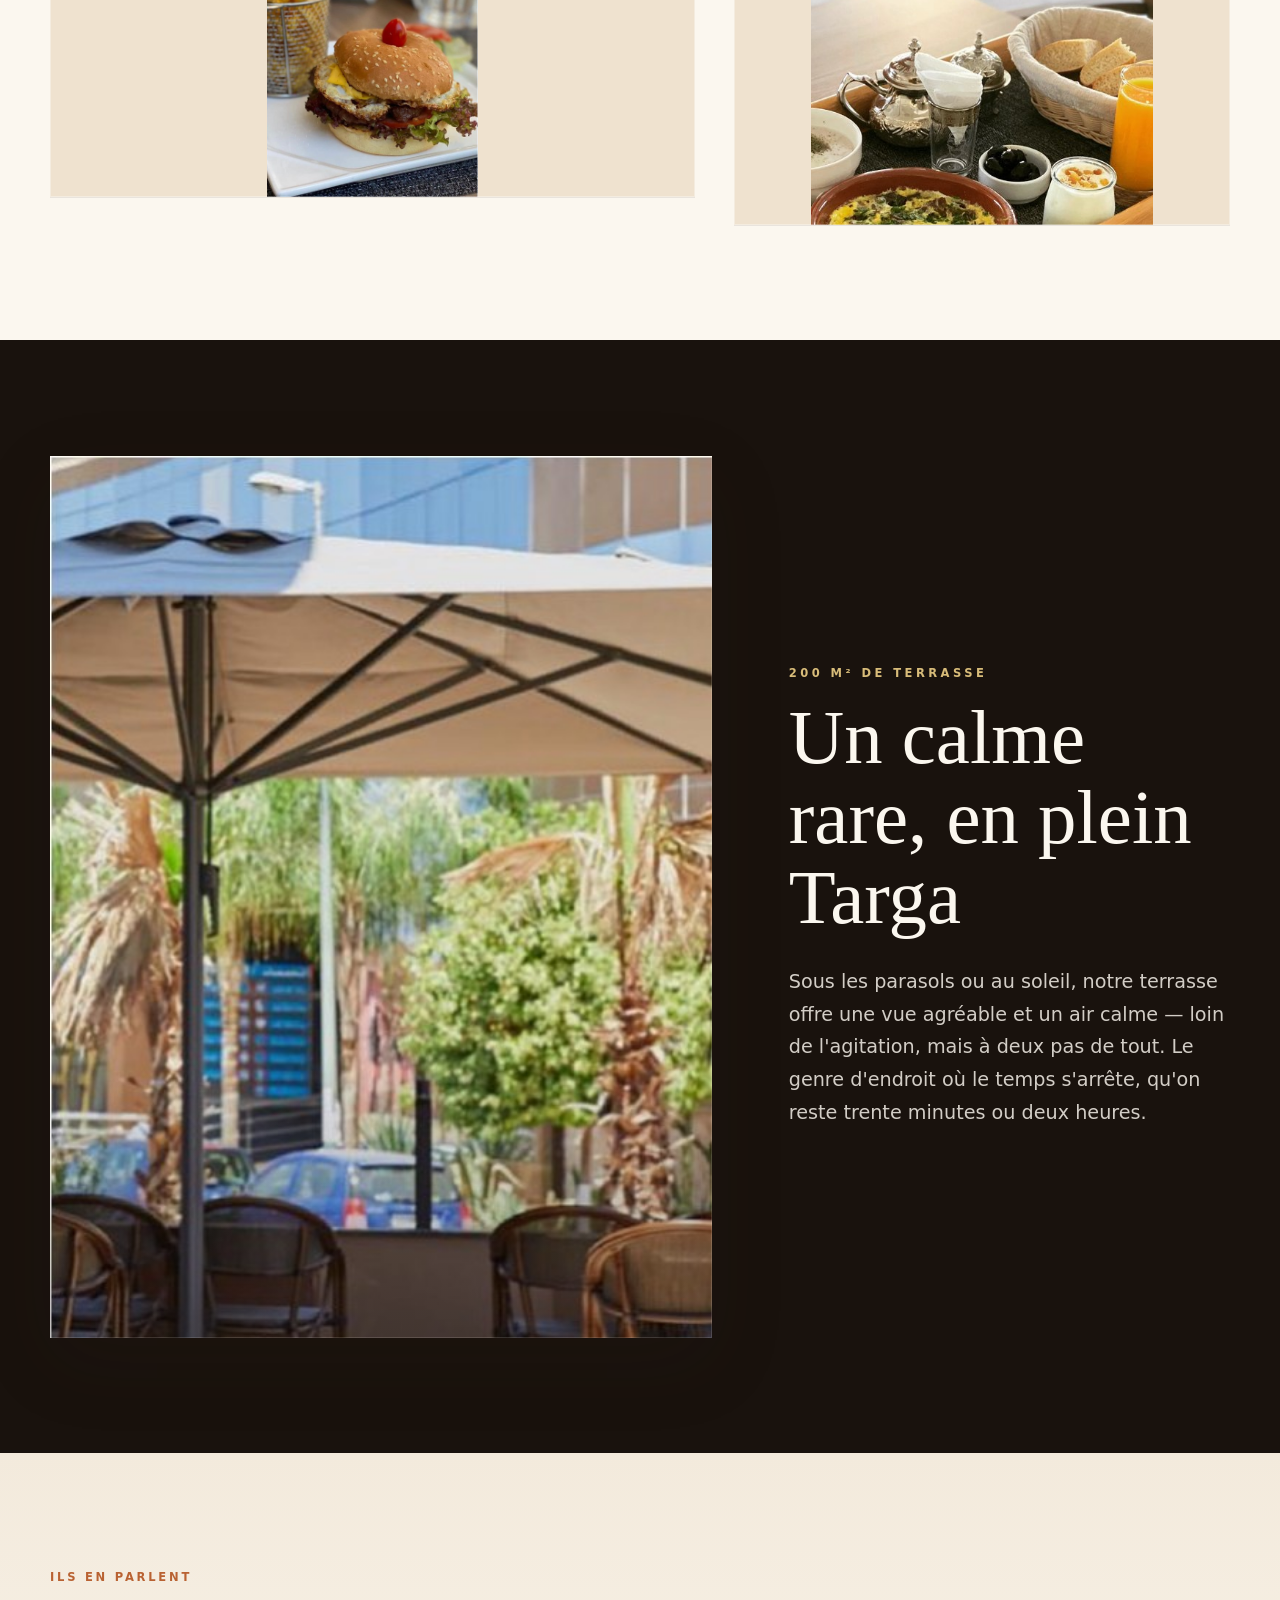
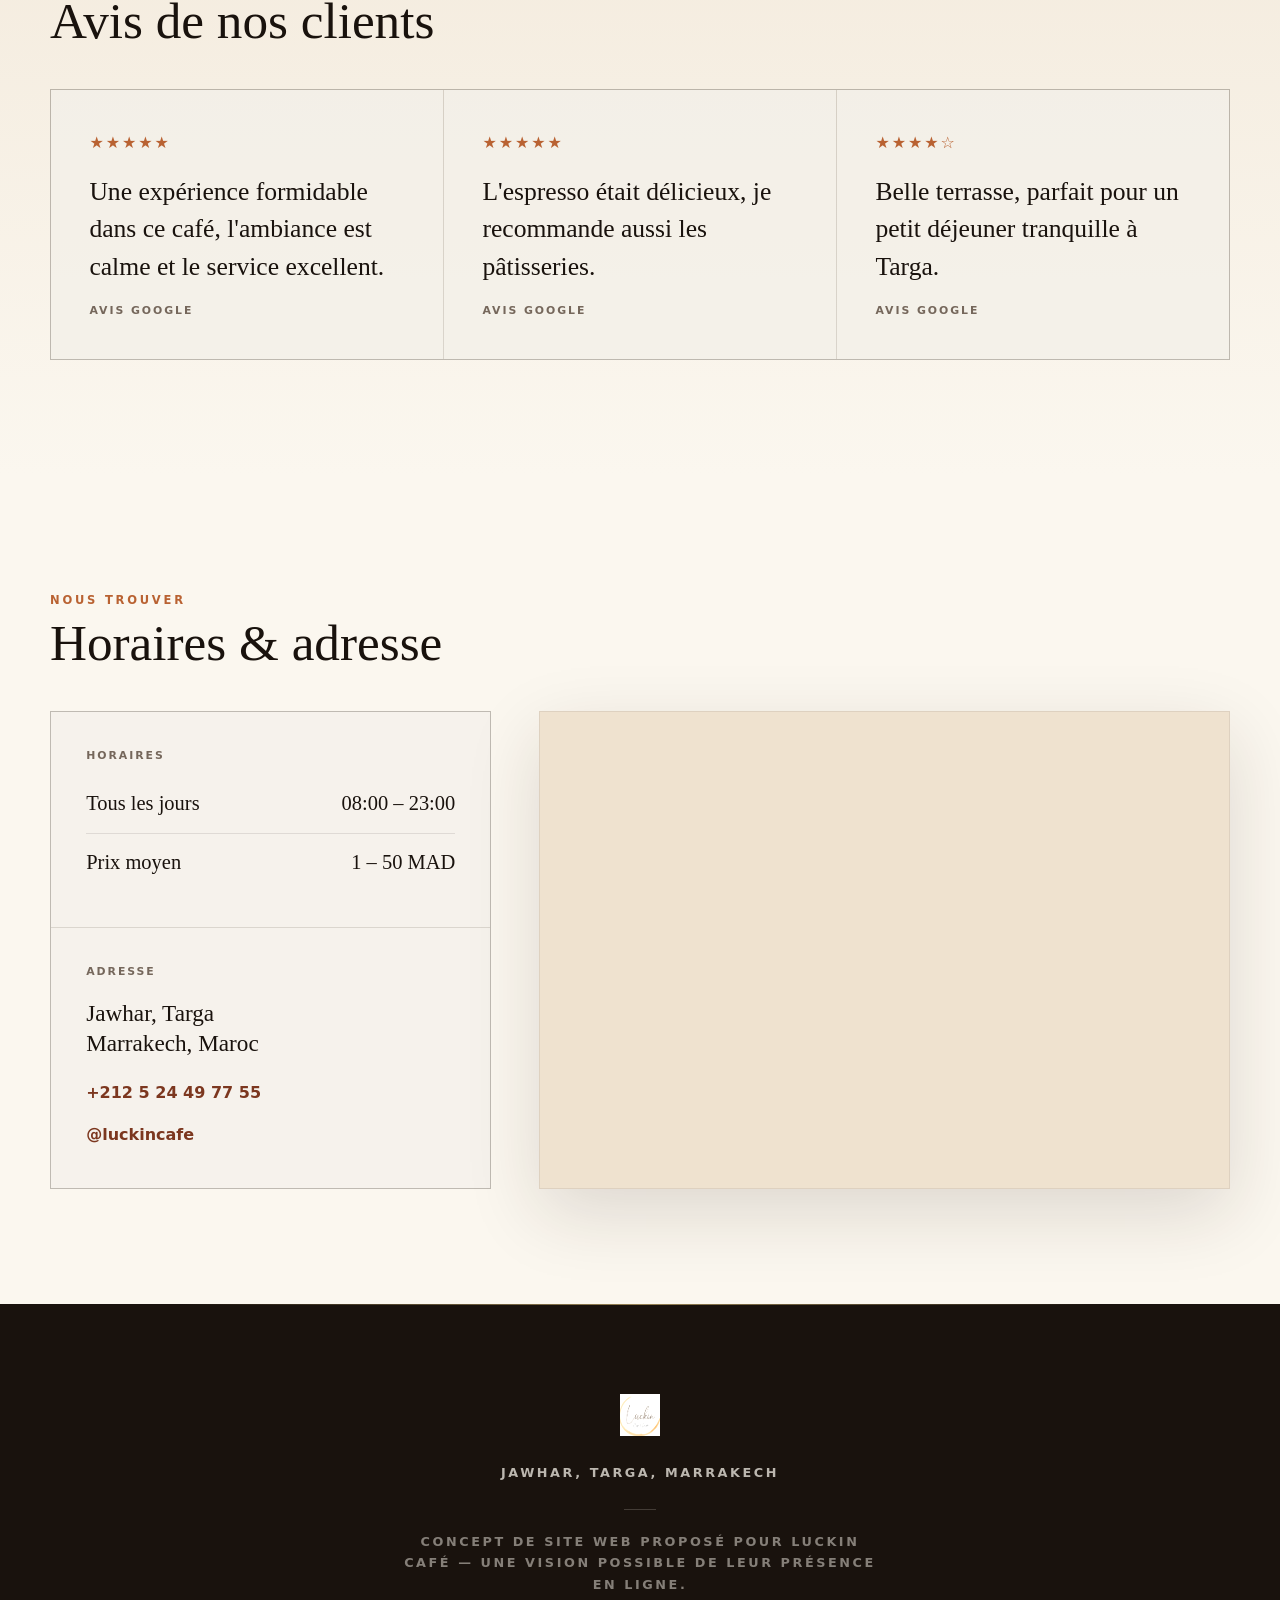
<file: clients/luckin-cafe/index.html>
<!DOCTYPE html>
<html lang="fr">
<head>
<meta charset="UTF-8">
<meta name="viewport" content="width=device-width, initial-scale=1.0">
<title>Luckin Café — Café, Snack & Pâtisserie à Targa, Marrakech</title>
<meta name="description" content="Luckin Café — café, snack et pâtisserie à Targa, Marrakech. Une terrasse de 200 m², un menu du matin au soir, dans une ambiance calme au cœur de Targa.">
<meta name="robots" content="index, follow">
<meta name="theme-color" content="#fbf7ef">
<meta property="og:type" content="website">
<meta property="og:locale" content="fr_FR">
<meta property="og:url" content="https://luckin-cafe.netlify.app/">
<meta property="og:title" content="Luckin Café — Café, Snack & Pâtisserie à Targa, Marrakech">
<meta property="og:description" content="Une terrasse de 200 m², un menu du matin au soir, dans une ambiance calme au cœur de Targa, Marrakech.">
<meta property="og:image" content="https://luckin-cafe.netlify.app/images/luckin-latte-art.jpg">
<meta name="twitter:card" content="summary">
<meta name="twitter:url" content="https://luckin-cafe.netlify.app/">
<meta name="twitter:title" content="Luckin Café — Café, Snack & Pâtisserie à Targa, Marrakech">
<meta name="twitter:description" content="Une terrasse de 200 m², un menu du matin au soir, dans une ambiance calme au cœur de Targa, Marrakech.">
<meta name="twitter:image" content="https://luckin-cafe.netlify.app/images/luckin-latte-art.jpg">
<link rel="canonical" href="https://luckin-cafe.netlify.app/">
<link rel="stylesheet" href="css/style.css">
<link rel="stylesheet" href="css/animations.css">
<link rel="icon" type="image/png" href="images/luckin-logo.png">
</head>
<body>

<div class="progress" id="progressBar"></div>

<div class="marquee-strip">
  <div class="marquee-track">
    <span>CAFÉ</span>·<span>SNACK</span>·<span>PÂTISSERIE</span>·<span>TARGA, MARRAKECH</span>·<span>OUVERT TOUS LES JOURS 08:00–23:00</span>·
    <span>CAFÉ</span>·<span>SNACK</span>·<span>PÂTISSERIE</span>·<span>TARGA, MARRAKECH</span>·<span>OUVERT TOUS LES JOURS 08:00–23:00</span>·
  </div>
</div>

<header>
  <div class="nav-wrap">
    <div class="logo"><img src="images/luckin-logo.png" alt="Luckin Café"></div>
    <nav>
      <ul>
        <li><a href="#menu">Menu</a></li>
        <li><a href="#galerie">Galerie</a></li>
        <li><a href="#terrasse">Terrasse</a></li>
        <li><a href="#visit">Infos</a></li>
      </ul>
    </nav>
  </div>
</header>

<section class="hero">
  <div class="hero-bg" id="heroBg"></div>
  <div class="hero-overlay"></div>
  <div class="hero-content">
    <div class="hero-eyebrow">Targa · Marrakech</div>
    <h1>Café, snack<br>&amp; <em>pâtisserie.</em></h1>
    <div class="hero-bottom">
      <p class="sub">Une terrasse de 200 m² en face de la Clinique Grand Atlas — vue agréable, air calme, et un menu pensé du matin au soir.</p>
      <div class="hero-actions">
        <a href="#menu" class="btn">Découvrir le menu</a>
        <a href="#visit" class="btn outline">Itinéraire</a>
      </div>
    </div>
  </div>
  <div class="hero-scroll-cue" aria-hidden="true"><span></span></div>
</section>

<section class="statement reveal">
  <div class="eyebrow">NOTRE PHILOSOPHIE</div>
  <p class="lead">Trente minutes ou deux heures, <em>peu importe</em></p>
  <p class="body-copy">— franchissez la porte, et nous mettons tout en œuvre pour que ça vous donne envie de <em>revenir.</em></p>
</section>

<div class="meta-strip reveal">
  <div class="meta-cell">
    <div class="label">Aujourd'hui</div>
    <div class="value">Ouvert · 08:00–23:00</div>
  </div>
  <div class="meta-cell">
    <div class="label">Adresse</div>
    <div class="value">Jawhar, Targa</div>
  </div>
  <div class="meta-cell">
    <div class="label">Terrasse</div>
    <div class="value">200 m²</div>
  </div>
  <div class="meta-cell">
    <div class="label">Téléphone</div>
    <div class="value">05 24 49 77 55</div>
  </div>
</div>

<section class="menu-section" id="menu">
  <div class="menu-head reveal">
    <div>
      <div class="eyebrow">AU MENU</div>
      <h2>Sélection du menu</h2>
      <p class="menu-note">Sélection issue du menu Luckin Café. Menu complet disponible sur place.</p>
    </div>
    <div class="menu-categories" role="tablist" aria-label="Catégories du menu">
      <button class="menu-tab active" id="tab-petitdej" role="tab" aria-selected="true" aria-controls="petitdej" data-tab="petitdej" type="button" tabindex="0">Petit déjeuner</button>
      <button class="menu-tab" id="tab-alacarte" role="tab" aria-selected="false" aria-controls="alacarte" data-tab="alacarte" type="button" tabindex="-1">À la carte</button>
      <button class="menu-tab" id="tab-boissons" role="tab" aria-selected="false" aria-controls="boissons" data-tab="boissons" type="button" tabindex="-1">Boissons</button>
      <button class="menu-tab" id="tab-snacking" role="tab" aria-selected="false" aria-controls="snacking" data-tab="snacking" type="button" tabindex="-1">Snacking</button>
      <button class="menu-tab" id="tab-plats" role="tab" aria-selected="false" aria-controls="plats" data-tab="plats" type="button" tabindex="-1">Plats & pâtes</button>
      <button class="menu-tab" id="tab-sucre" role="tab" aria-selected="false" aria-controls="sucre" data-tab="sucre" type="button" tabindex="-1">Sucré</button>
      <button class="menu-tab" id="tab-sushi" role="tab" aria-selected="false" aria-controls="sushi" data-tab="sushi" type="button" tabindex="-1">Sushi</button>
    </div>
  </div>

  <div class="reveal">
    <div class="menu-panel active" id="petitdej" role="tabpanel" aria-labelledby="tab-petitdej">
      <div class="menu-row-grid">
        <div class="dish"><div class="left"><span class="num">01</span><span class="name">Express</span><div class="desc">Viennoiseries ou pain grillé avec accompagnement, boisson chaude, jus d'orange</div></div><div class="price">32 MAD</div></div>
        <div class="dish"><div class="left"><span class="num">02</span><span class="name">Beldi</span><div class="desc">Tagine œufs et tomates marinées ou assortiment de msemen, batbout, harcha, olives noires, boisson chaude, jus d'orange, yaourts aux fruits</div></div><div class="price">39 MAD</div></div>
        <div class="dish"><div class="left"><span class="num">03</span><span class="name">Chamali</span><div class="desc">Œufs plats, jambon, jben, olives noires, boisson chaude, jus d'orange, yaourts aux fruits</div></div><div class="price">42 MAD</div></div>
        <div class="dish"><div class="left"><span class="num">04</span><span class="name">Fassi</span><div class="desc">Tagine khlii, olives noires, boisson chaude, jus d'orange, yaourts aux fruits</div></div><div class="price">45 MAD</div></div>
        <div class="dish"><div class="left"><span class="num">05</span><span class="name">Luckin</span><div class="desc">Toast avocat œuf, tartine au saumon fumé fromage, boisson chaude, jus d'orange, muesli aux fruits ou salade de fruits</div></div><div class="price">70 MAD</div></div>
      </div>
    </div>
    <div class="menu-panel" id="alacarte" role="tabpanel" aria-labelledby="tab-alacarte">
      <div class="menu-row-grid">
        <div class="dish"><div class="left"><span class="num">01</span><span class="name">Omelette Khlii</span></div><div class="price">35 MAD</div></div>
        <div class="dish"><div class="left"><span class="num">02</span><span class="name">Croque Fromage, Dinde Fumée</span></div><div class="price">30 MAD</div></div>
        <div class="dish"><div class="left"><span class="num">03</span><span class="name">Assortiment Msemen, Harcha, Baghrir</span></div><div class="price">15 MAD</div></div>
        <div class="dish"><div class="left"><span class="num">04</span><span class="name">Assortiment de Charcuterie et Fromage</span></div><div class="price">22 MAD</div></div>
        <div class="dish"><div class="left"><span class="num">05</span><span class="name">Soupe de Poisson</span></div><div class="price">30 MAD</div></div>
        <div class="dish"><div class="left"><span class="num">06</span><span class="name">Omelette Fromage</span></div><div class="price">19 MAD</div></div>
      </div>
    </div>
    <div class="menu-panel" id="boissons" role="tabpanel" aria-labelledby="tab-boissons">
      <div class="menu-row-grid">
        <div class="dish"><div class="left"><span class="num">01</span><span class="name">Espresso</span></div><div class="price">13 MAD</div></div>
        <div class="dish"><div class="left"><span class="num">02</span><span class="name">Café Crème</span></div><div class="price">14 MAD</div></div>
        <div class="dish"><div class="left"><span class="num">03</span><span class="name">Thé Marocain</span></div><div class="price">14 MAD</div></div>
        <div class="dish"><div class="left"><span class="num">04</span><span class="name">Cappuccino</span></div><div class="price">16 MAD</div></div>
        <div class="dish"><div class="left"><span class="num">05</span><span class="name">Jus d'Orange</span></div><div class="price">17 MAD</div></div>
        <div class="dish"><div class="left"><span class="num">06</span><span class="name">Smoothie Mangue</span><div class="desc">Boule mangue, orange, yaourt, mangue</div></div><div class="price">35 MAD</div></div>
      </div>
    </div>
    <div class="menu-panel" id="snacking" role="tabpanel" aria-labelledby="tab-snacking">
      <div class="menu-row-grid">
        <div class="dish"><div class="left"><span class="num">01</span><span class="name">Sandwich Poulet</span><div class="desc">Poulet, laitue, tomate, fromage, sauce</div></div><div class="price">35 MAD</div></div>
        <div class="dish"><div class="left"><span class="num">02</span><span class="name">Panini Viande Hachée</span><div class="desc">Sauce pesto, viande hachée, mozzarella, fromage rouge</div></div><div class="price">37 MAD</div></div>
        <div class="dish"><div class="left"><span class="num">03</span><span class="name">Tacos Poulet</span><div class="desc">Poulet, frites, mozzarella, cheddar, sauce</div></div><div class="price">40 MAD</div></div>
        <div class="dish"><div class="left"><span class="num">04</span><span class="name">Quesadillas Poulet</span><div class="desc">Poulet, poivron, guacamole, fromage, oignons</div></div><div class="price">45 MAD</div></div>
        <div class="dish"><div class="left"><span class="num">05</span><span class="name">Burger Royal</span><div class="desc">Viande hachée, jambon, cheddar, œuf, salade, sauce</div></div><div class="price">55 MAD</div></div>
      </div>
    </div>
    <div class="menu-panel" id="plats" role="tabpanel" aria-labelledby="tab-plats">
      <div class="menu-row-grid">
        <div class="dish"><div class="left"><span class="num">01</span><span class="name">Pâtes Carbonara</span><div class="desc">Pâtes au choix, jambon fumé, jaune d'œuf, crème fraîche, mozzarella</div></div><div class="price">45 MAD</div></div>
        <div class="dish"><div class="left"><span class="num">02</span><span class="name">Lasagne Bolognaise</span><div class="desc">Viande hachée, mozzarella, sauce tomate</div></div><div class="price">45 MAD</div></div>
        <div class="dish"><div class="left"><span class="num">03</span><span class="name">Brochette de Poulet</span><div class="desc">Brochette de poulet, salade, frites</div></div><div class="price">50 MAD</div></div>
        <div class="dish"><div class="left"><span class="num">04</span><span class="name">Tagine Poulet</span><div class="desc">Tagine de poulet aux citrons confits et olives</div></div><div class="price">50 MAD</div></div>
        <div class="dish"><div class="left"><span class="num">05</span><span class="name">Paella</span><div class="desc">Crevettes, poulet, moules, poivron, riz</div></div><div class="price">60 MAD</div></div>
      </div>
    </div>
    <div class="menu-panel" id="sucre" role="tabpanel" aria-labelledby="tab-sucre">
      <div class="menu-row-grid">
        <div class="dish"><div class="left"><span class="num">01</span><span class="name">Crêpe Nutella Banane</span></div><div class="price">28 MAD</div></div>
        <div class="dish"><div class="left"><span class="num">02</span><span class="name">Tiramisu Oreo</span><div class="desc">Oreo, crème chantilly</div></div><div class="price">25 MAD</div></div>
        <div class="dish"><div class="left"><span class="num">03</span><span class="name">Chocolat Liégeois</span><div class="desc">Boule vanille, boule chocolat, crème chantilly</div></div><div class="price">45 MAD</div></div>
        <div class="dish"><div class="left"><span class="num">04</span><span class="name">Banana Split</span><div class="desc">Boule fraise, boule vanille, boule chocolat, banane</div></div><div class="price">57 MAD</div></div>
      </div>
    </div>
    <div class="menu-panel" id="sushi" role="tabpanel" aria-labelledby="tab-sushi">
      <div class="menu-row-grid">
        <div class="dish"><div class="left"><span class="num">01</span><span class="name">Nigiri Saumon</span><div class="desc">2 pièces</div></div><div class="price">30 MAD</div></div>
        <div class="dish"><div class="left"><span class="num">02</span><span class="name">California Sésame</span><div class="desc">Saumon, avocat, sésame</div></div><div class="price">35 MAD</div></div>
        <div class="dish"><div class="left"><span class="num">03</span><span class="name">Sashimi Saumon</span><div class="desc">4 pièces</div></div><div class="price">40 MAD</div></div>
        <div class="dish"><div class="left"><span class="num">04</span><span class="name">Crunchy Maki Cheese</span><div class="desc">Saumon, cheese, tobiko — 6 pièces</div></div><div class="price">50 MAD</div></div>
        <div class="dish"><div class="left"><span class="num">05</span><span class="name">Tartare Saumon</span><div class="desc">Saumon, avocat, riz, tobiko, goma wakame</div></div><div class="price">60 MAD</div></div>
      </div>
    </div>
  </div>
</section>

<section class="gallery-section" id="galerie">
  <div class="gallery-inner">
    <div class="menu-head reveal">
      <div>
        <div class="eyebrow">EN IMAGES</div>
        <h2>L'ambiance Luckin</h2>
      </div>
    </div>
    <div class="gallery-grid reveal">
      <figure><img src="images/luckin-latte-art.jpg" alt="Café avec latte art"><figcaption>Café, latte art</figcaption></figure>
      <figure><img src="images/luckin-fresh-juice.jpg" alt="Jus de fruits frais"><figcaption>Jus frais du jour</figcaption></figure>
      <figure><img src="images/luckin-royal-burger.jpg" alt="Burger avec frites"><figcaption>Burger signature</figcaption></figure>
      <figure><img src="images/luckin-breakfast-tray.jpg" alt="Plateau de petit déjeuner"><figcaption>Plateau petit-déjeuner</figcaption></figure>
    </div>
  </div>
</section>

<section class="story" id="terrasse">
  <div class="story-inner">
    <div class="story-img reveal-l"><img src="images/luckin-terrace-daylight.jpg" alt="Terrasse de Luckin Café en journée"></div>
    <div class="story-text reveal-r">
      <div class="eyebrow">200 M² DE TERRASSE</div>
      <h2>Un calme rare, en plein Targa</h2>
      <p>Sous les parasols ou au soleil, notre terrasse offre une vue agréable et un air calme — loin de l'agitation, mais à deux pas de tout. Le genre d'endroit où le temps s'arrête, qu'on reste trente minutes ou deux heures.</p>
    </div>
  </div>
</section>

<section class="testimonial-section reveal">
  <div class="menu-head">
    <div>
      <div class="eyebrow">ILS EN PARLENT</div>
      <h2>Avis de nos clients</h2>
    </div>
  </div>
  <div class="testimonial-grid">
    <div class="testimonial">
      <div class="stars" role="img" aria-label="5 sur 5 étoiles">★★★★★</div>
      <p class="quote">Une expérience formidable dans ce café, l'ambiance est calme et le service excellent.</p>
      <div class="who">Avis Google</div>
    </div>
    <div class="testimonial">
      <div class="stars" role="img" aria-label="5 sur 5 étoiles">★★★★★</div>
      <p class="quote">L'espresso était délicieux, je recommande aussi les pâtisseries.</p>
      <div class="who">Avis Google</div>
    </div>
    <div class="testimonial">
      <div class="stars" role="img" aria-label="4 sur 5 étoiles">★★★★☆</div>
      <p class="quote">Belle terrasse, parfait pour un petit déjeuner tranquille à Targa.</p>
      <div class="who">Avis Google</div>
    </div>
  </div>
</section>

<section class="visit-section" id="visit">
  <div class="visit-inner">
    <div class="menu-head reveal">
      <div>
        <div class="eyebrow">NOUS TROUVER</div>
        <h2>Horaires & adresse</h2>
      </div>
    </div>
    <div class="visit-grid reveal">
      <div class="visit-info">
        <div class="block">
          <div class="label">Horaires</div>
          <div class="row"><span>Tous les jours</span><span>08:00 – 23:00</span></div>
          <div class="row"><span>Prix moyen</span><span>1 – 50 MAD</span></div>
        </div>
        <div class="block">
          <div class="label">Adresse</div>
          <address>Jawhar, Targa<br>Marrakech, Maroc</address>
          <p><a class="tel" href="tel:+212524497755">+212 5 24 49 77 55</a></p>
          <p><a class="ig" href="https://www.instagram.com/luckincafe/" target="_blank" rel="noopener noreferrer">@luckincafe</a></p>
        </div>
      </div>
      <div class="map-wrap">
        <iframe src="https://maps.google.com/maps?q=Luckin%20Cafe%20Targa%20Marrakech&t=&z=15&ie=UTF8&iwloc=&output=embed" title="Carte : localisation de Luckin Café à Targa, Marrakech" loading="lazy" referrerpolicy="no-referrer-when-downgrade" allowfullscreen></iframe>
      </div>
    </div>
  </div>
</section>

<footer>
  <div class="logo"><img src="images/luckin-logo.png" alt="Luckin Café"></div>
  <div>Jawhar, Targa, Marrakech</div>
  <div class="note">Concept de site web proposé pour Luckin Café — une vision possible de leur présence en ligne.</div>
</footer>

<script src="js/script.js"></script>

</body>
</html>
</file>
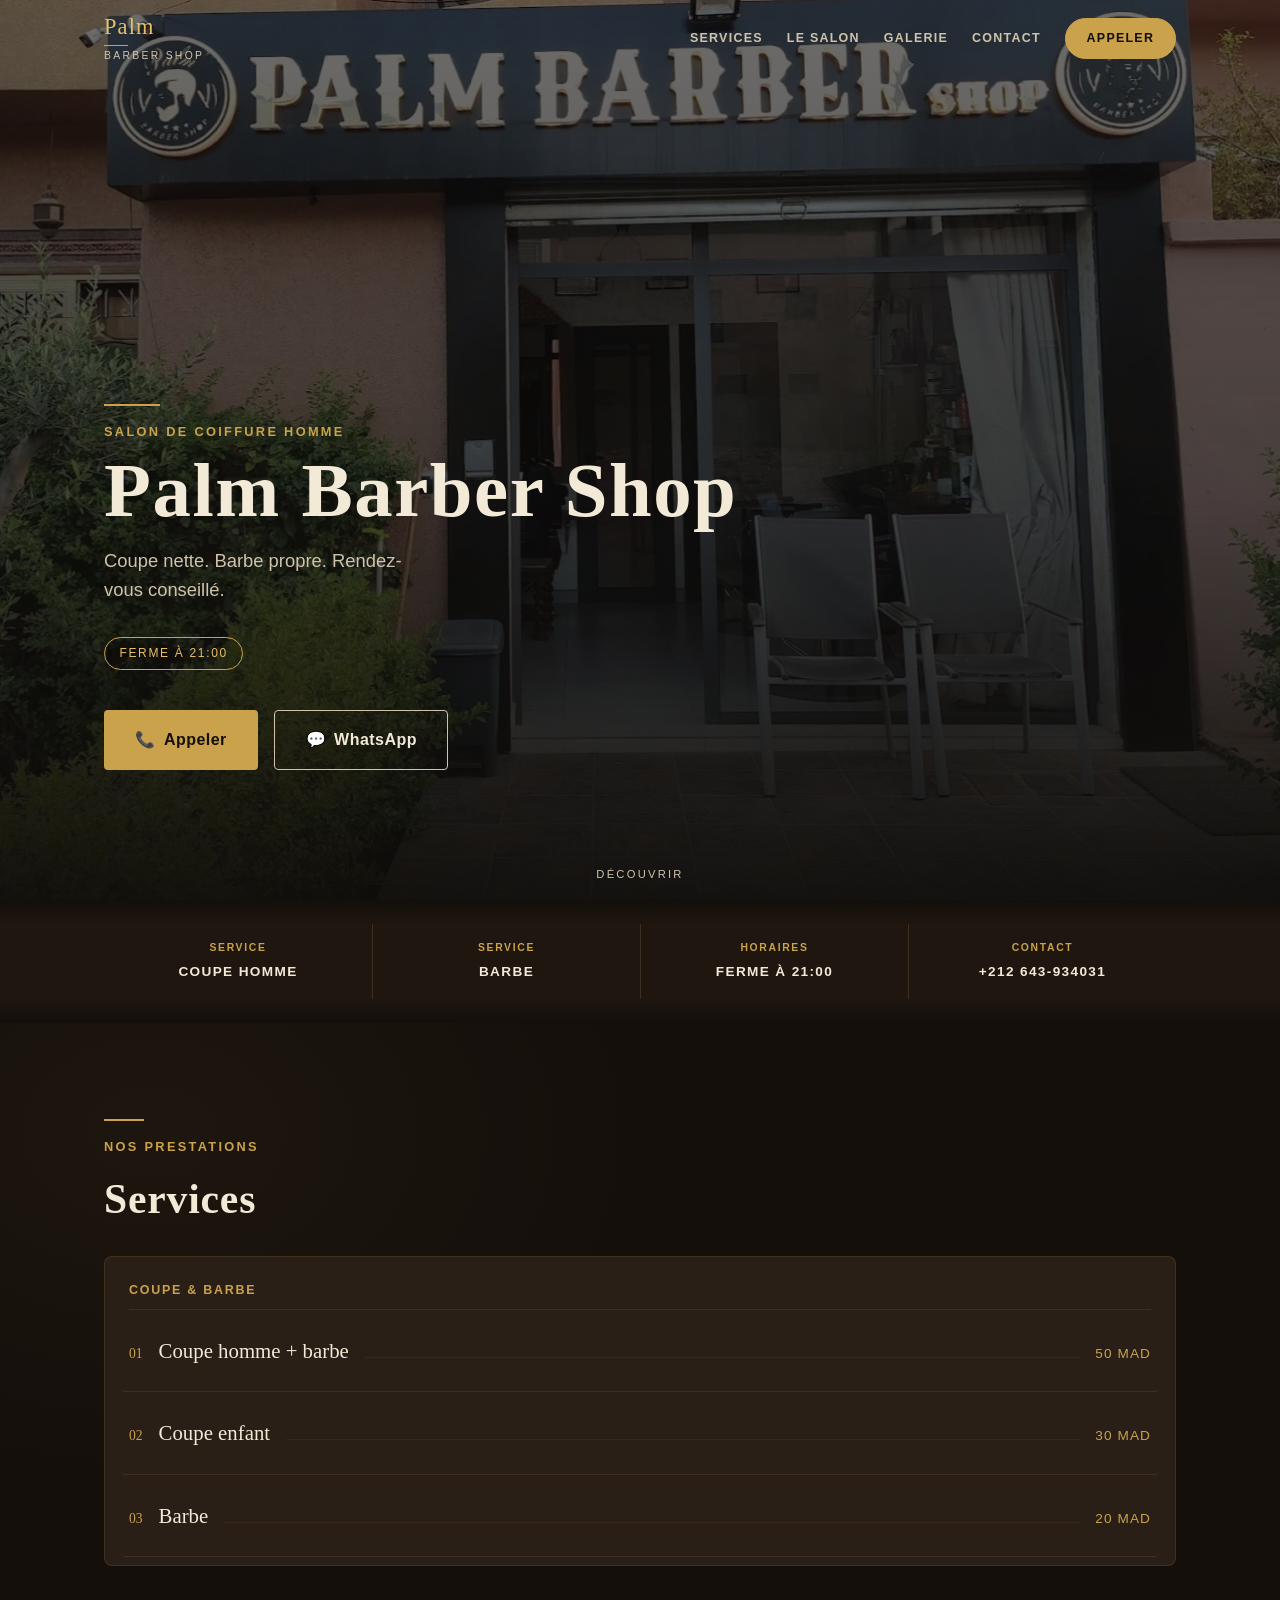
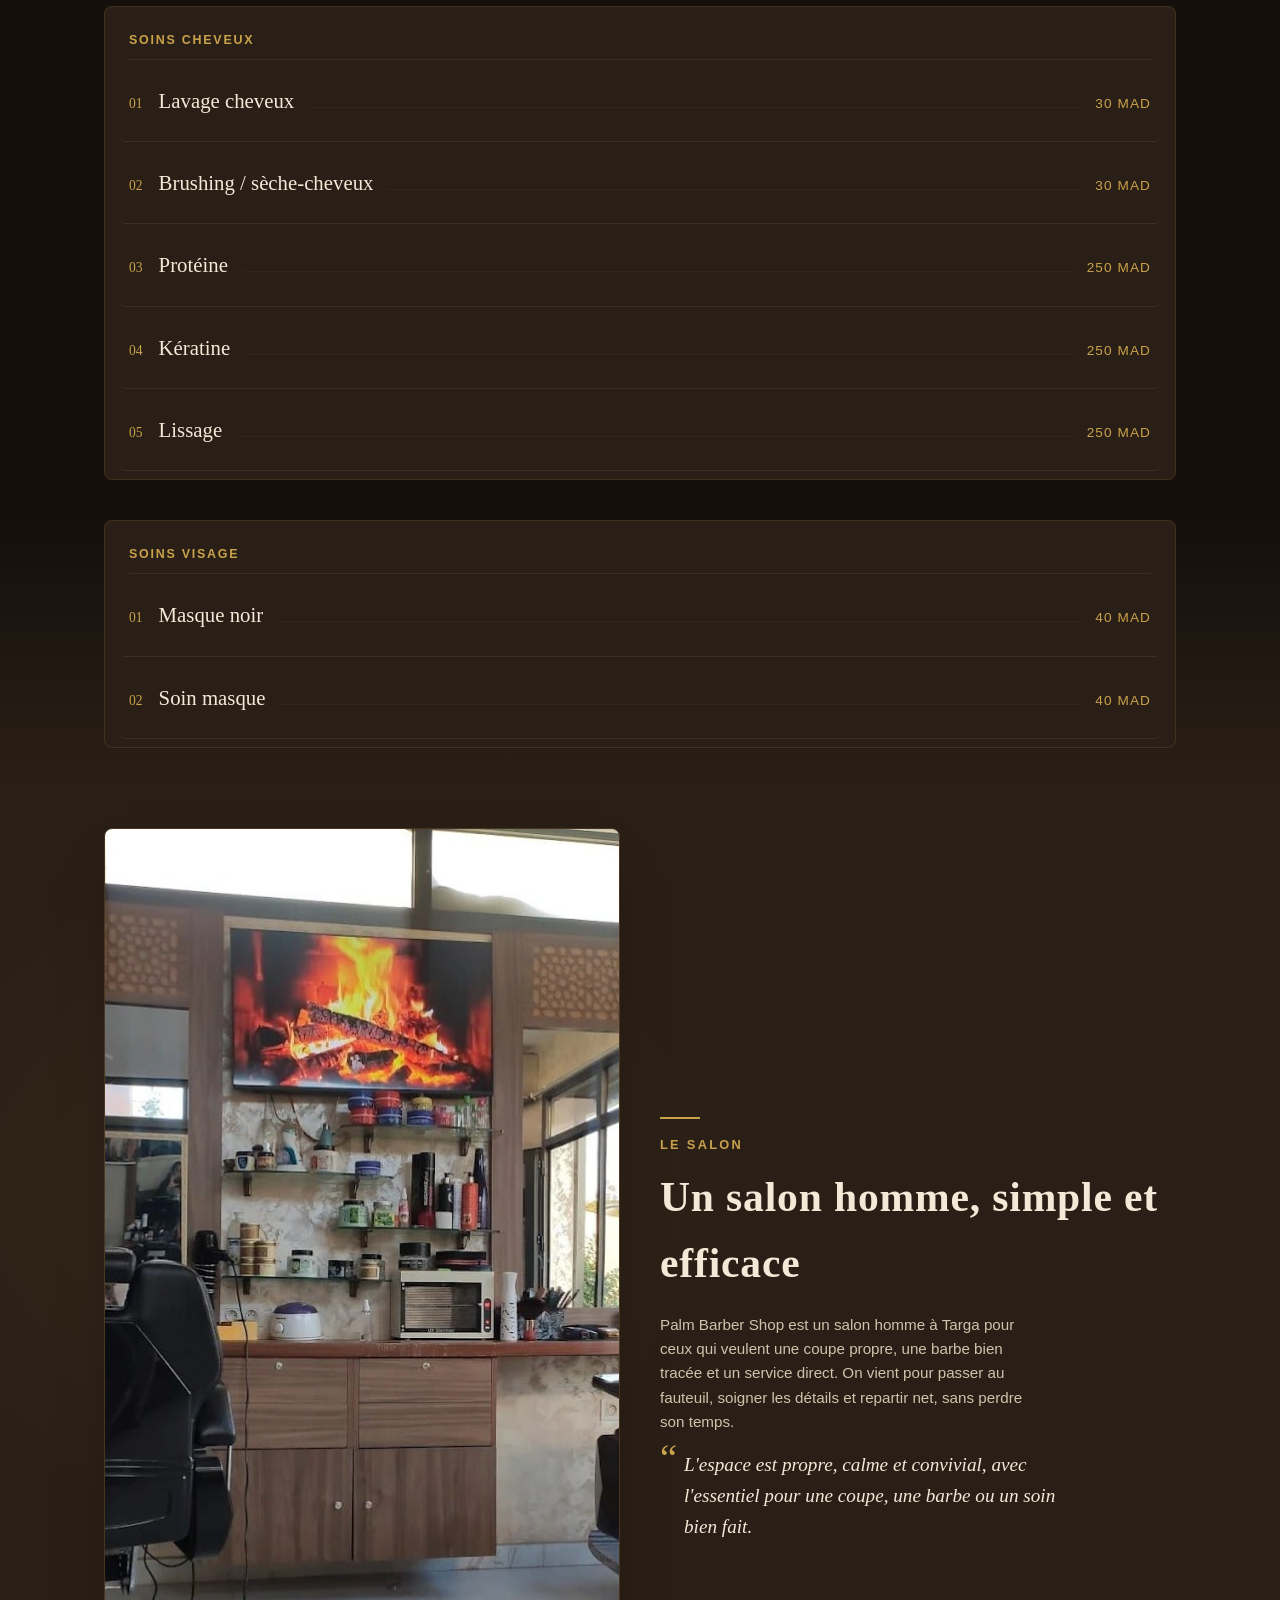
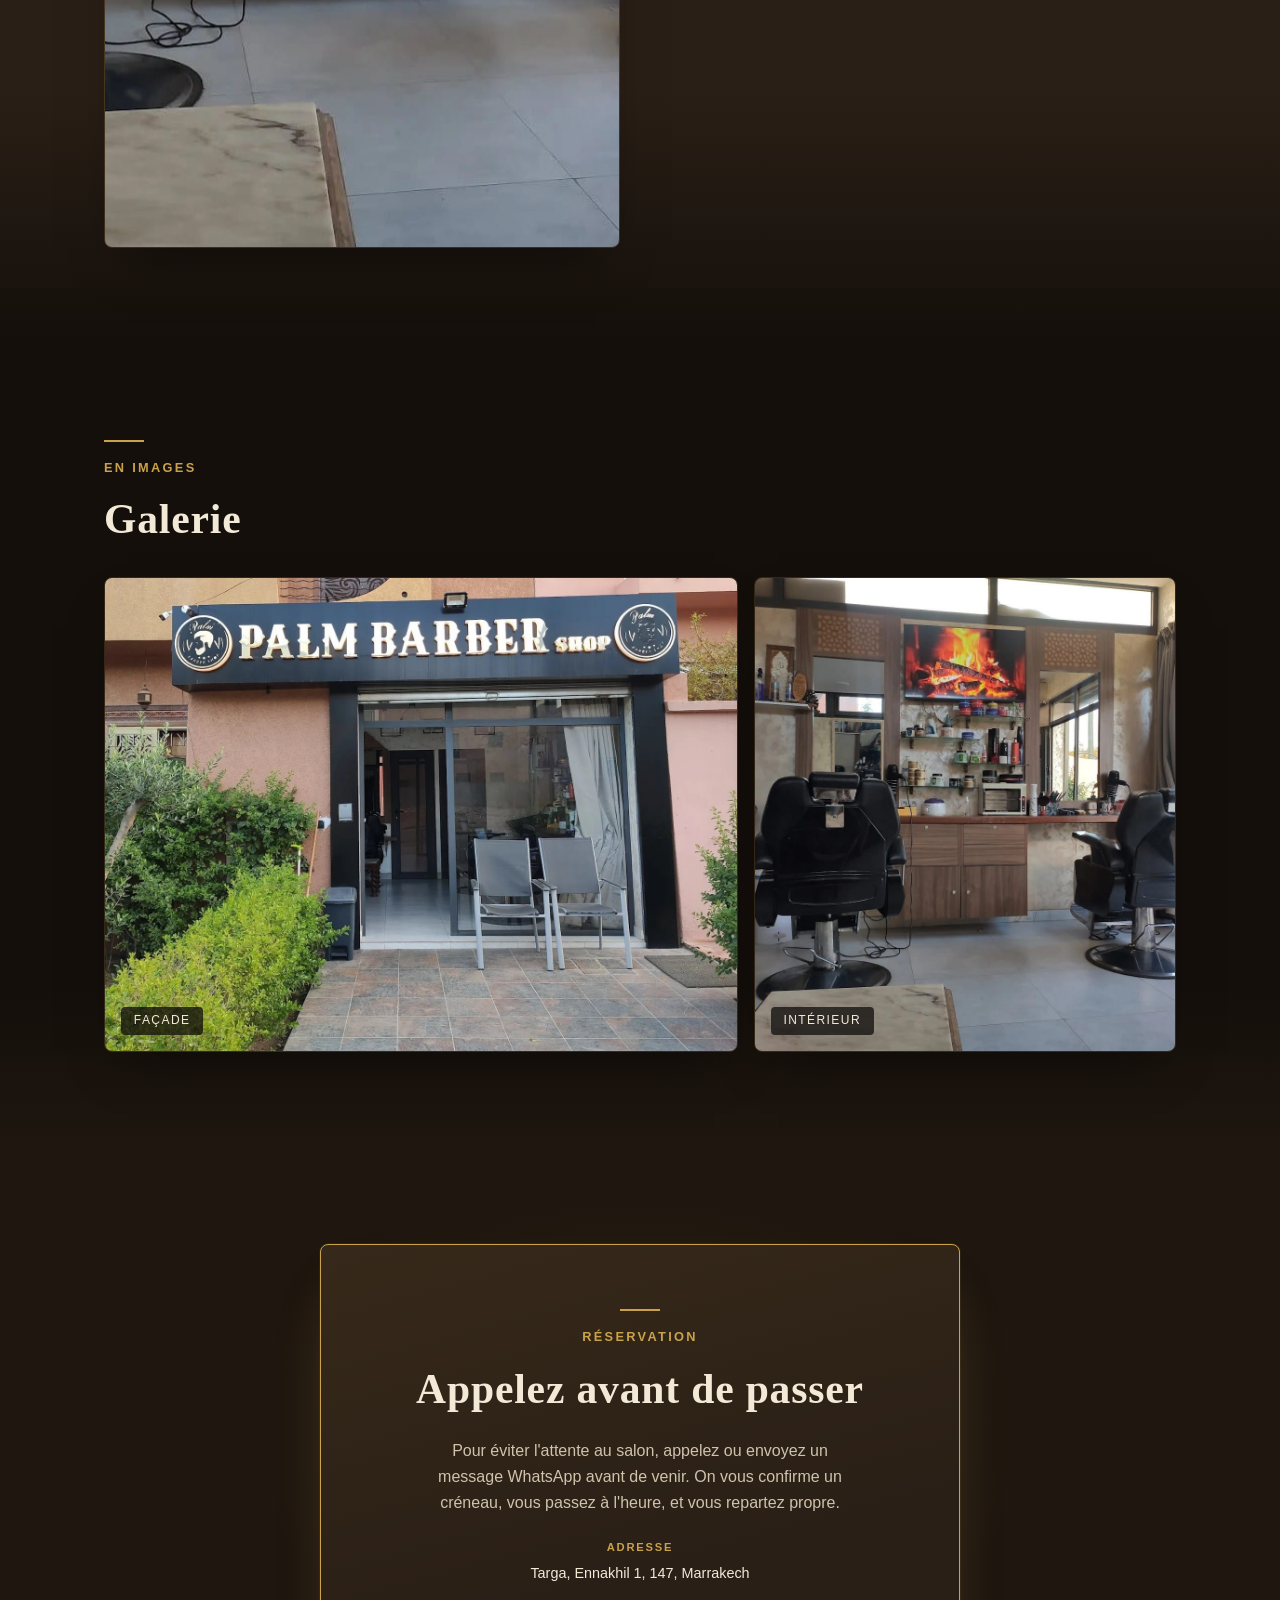
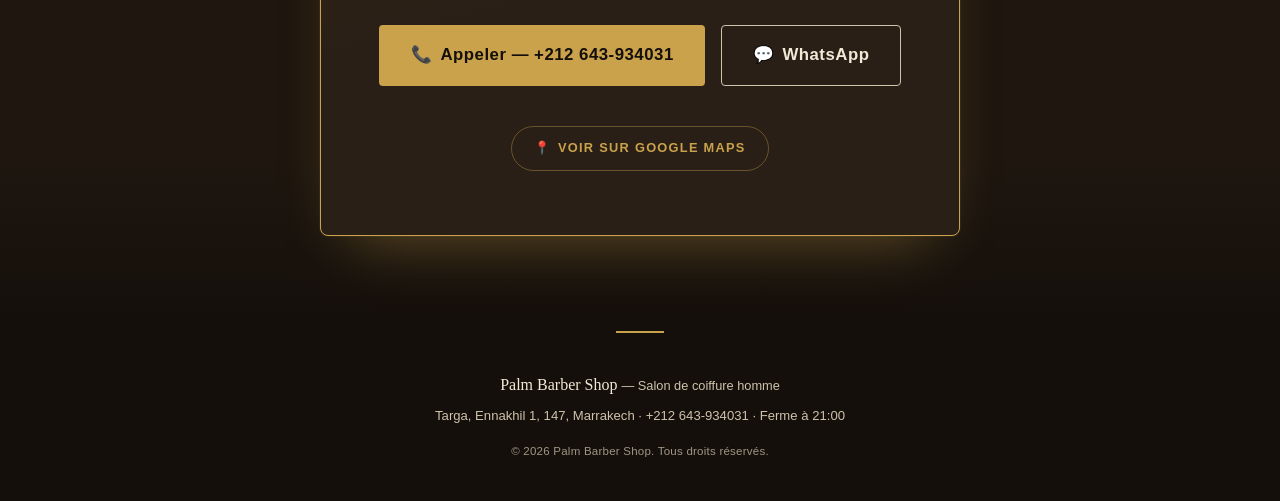
<file: clients/palm-barber-shop/index.html>
<!DOCTYPE html>
<html lang="fr">
<head>
  <meta charset="UTF-8" />
  <meta name="viewport" content="width=device-width, initial-scale=1.0" />
  <title>Palm Barber Shop — Salon de coiffure homme</title>
  <meta name="description" content="Palm Barber Shop à Targa, Marrakech — coupe homme, barbe, soins cheveux et visage. Appelez ou envoyez un message WhatsApp avant de passer pour réserver votre créneau." />
  <meta name="theme-color" content="#0f0d0b" />

  <link rel="icon" href="data:image/svg+xml,%3Csvg xmlns='http://www.w3.org/2000/svg' viewBox='0 0 64 64'%3E%3Crect width='64' height='64' rx='14' fill='%230f0d0b'/%3E%3Ctext x='32' y='45' font-family='Georgia,serif' font-size='36' font-weight='bold' fill='%23c9a24b' text-anchor='middle'%3EP%3C/text%3E%3C/svg%3E" />

  <!-- Open Graph -->
  <meta property="og:type" content="business.business" />
  <meta property="og:site_name" content="Palm Barber Shop" />
  <meta property="og:title" content="Palm Barber Shop — Salon de coiffure homme" />
  <meta property="og:description" content="Palm Barber Shop à Targa, Marrakech — coupe homme, barbe, soins cheveux et visage. Appelez ou envoyez un message WhatsApp avant de passer pour réserver votre créneau." />
  <meta property="og:image" content="images/palm-exterior.jpg" />
  <meta property="og:image:width" content="1360" />
  <meta property="og:image:height" content="1018" />
  <meta property="og:image:alt" content="Façade extérieure de Palm Barber Shop" />
  <meta property="og:locale" content="fr_FR" />

  <!-- Twitter -->
  <meta name="twitter:card" content="summary_large_image" />
  <meta name="twitter:title" content="Palm Barber Shop — Salon de coiffure homme" />
  <meta name="twitter:description" content="Palm Barber Shop à Targa, Marrakech — coupe homme, barbe, soins cheveux et visage. Appelez ou envoyez un message WhatsApp avant de passer pour réserver votre créneau." />
  <meta name="twitter:image" content="images/palm-exterior.jpg" />

  <link rel="stylesheet" href="css/style.css" />
  <link rel="stylesheet" href="css/animations.css" />
</head>
<body>

  <a class="skip-link" href="#main">Aller au contenu principal</a>

  <header class="site-header" id="siteHeader">
    <div class="container header-bar">
      <a class="brand" href="#main">
        <span class="brand-name">Palm</span>
        <span class="brand-sub">Barber Shop</span>
      </a>

      <button class="nav-toggle" id="navToggle" aria-expanded="false" aria-controls="primaryNav">
        <span class="nav-toggle-bar"></span>
        <span class="nav-toggle-bar"></span>
        <span class="nav-toggle-bar"></span>
        <span class="visually-hidden">Ouvrir le menu</span>
      </button>

      <nav class="primary-nav" id="primaryNav" aria-label="Navigation principale">
        <a href="#services">Services</a>
        <a href="#interieur">Le salon</a>
        <a href="#galerie">Galerie</a>
        <a href="#contact">Contact</a>
        <a class="nav-cta" href="tel:+212643934031">Appeler</a>
      </nav>
    </div>
  </header>

  <main id="main">

    <!-- Hero -->
    <section class="hero">
      <div class="hero-media">
        <img class="hero-img" src="images/palm-exterior.jpg" alt="Façade extérieure de Palm Barber Shop" width="1360" height="1018" loading="eager" fetchpriority="high" />
        <div class="hero-overlay" aria-hidden="true"></div>
      </div>

      <div class="container hero-content reveal">
        <span class="hero-kicker" aria-hidden="true"></span>
        <p class="eyebrow">Salon de coiffure homme</p>
        <h1>Palm Barber Shop</h1>
        <p class="hero-lead">Coupe nette. Barbe propre. Rendez-vous conseillé.</p>

        <p class="hero-badge">Ferme à 21:00</p>

        <div class="hero-actions">
          <a class="btn btn-primary" href="tel:+212643934031">
            <span aria-hidden="true">&#128222;</span> Appeler
          </a>
          <a class="btn btn-secondary" href="https://wa.me/212643934031" target="_blank" rel="noopener noreferrer">
            <span aria-hidden="true">&#128172;</span> WhatsApp
          </a>
        </div>
      </div>

      <p class="hero-scroll-cue" aria-hidden="true">Découvrir</p>
    </section>

    <!-- Quick facts -->
    <section class="quick-facts" aria-label="Informations rapides">
      <div class="container quick-facts-strip reveal">
        <div class="fact">
          <p class="fact-tag">Service</p>
          <p class="fact-label">Coupe homme</p>
        </div>
        <div class="fact">
          <p class="fact-tag">Service</p>
          <p class="fact-label">Barbe</p>
        </div>
        <div class="fact">
          <p class="fact-tag">Horaires</p>
          <p class="fact-label">Ferme à 21:00</p>
        </div>
        <div class="fact">
          <p class="fact-tag">Contact</p>
          <p class="fact-label"><a href="tel:+212643934031">+212 643-934031</a></p>
        </div>
      </div>
    </section>

    <!-- Services -->
    <section class="services" id="services">
      <div class="container">
        <span class="section-kicker" aria-hidden="true"></span>
        <p class="eyebrow">Nos prestations</p>
        <h2>Services</h2>

        <div class="services-group">
          <h3 class="service-group-title">Coupe &amp; barbe</h3>
          <ul class="services-list">
            <li class="service-item reveal">
              <span class="service-index" aria-hidden="true">01</span>
              <span class="service-name">Coupe homme + barbe</span>
              <span class="service-leader" aria-hidden="true"></span>
              <span class="service-price">50 MAD</span>
            </li>
            <li class="service-item reveal">
              <span class="service-index" aria-hidden="true">02</span>
              <span class="service-name">Coupe enfant</span>
              <span class="service-leader" aria-hidden="true"></span>
              <span class="service-price">30 MAD</span>
            </li>
            <li class="service-item reveal">
              <span class="service-index" aria-hidden="true">03</span>
              <span class="service-name">Barbe</span>
              <span class="service-leader" aria-hidden="true"></span>
              <span class="service-price">20 MAD</span>
            </li>
          </ul>
        </div>

        <div class="services-group">
          <h3 class="service-group-title">Soins cheveux</h3>
          <ul class="services-list">
            <li class="service-item reveal">
              <span class="service-index" aria-hidden="true">01</span>
              <span class="service-name">Lavage cheveux</span>
              <span class="service-leader" aria-hidden="true"></span>
              <span class="service-price">30 MAD</span>
            </li>
            <li class="service-item reveal">
              <span class="service-index" aria-hidden="true">02</span>
              <span class="service-name">Brushing / sèche-cheveux</span>
              <span class="service-leader" aria-hidden="true"></span>
              <span class="service-price">30 MAD</span>
            </li>
            <li class="service-item reveal">
              <span class="service-index" aria-hidden="true">03</span>
              <span class="service-name">Protéine</span>
              <span class="service-leader" aria-hidden="true"></span>
              <span class="service-price">250 MAD</span>
            </li>
            <li class="service-item reveal">
              <span class="service-index" aria-hidden="true">04</span>
              <span class="service-name">Kératine</span>
              <span class="service-leader" aria-hidden="true"></span>
              <span class="service-price">250 MAD</span>
            </li>
            <li class="service-item reveal">
              <span class="service-index" aria-hidden="true">05</span>
              <span class="service-name">Lissage</span>
              <span class="service-leader" aria-hidden="true"></span>
              <span class="service-price">250 MAD</span>
            </li>
          </ul>
        </div>

        <div class="services-group">
          <h3 class="service-group-title">Soins visage</h3>
          <ul class="services-list">
            <li class="service-item reveal">
              <span class="service-index" aria-hidden="true">01</span>
              <span class="service-name">Masque noir</span>
              <span class="service-leader" aria-hidden="true"></span>
              <span class="service-price">40 MAD</span>
            </li>
            <li class="service-item reveal">
              <span class="service-index" aria-hidden="true">02</span>
              <span class="service-name">Soin masque</span>
              <span class="service-leader" aria-hidden="true"></span>
              <span class="service-price">40 MAD</span>
            </li>
          </ul>
        </div>

        
      </div>
    </section>

    <!-- Interior / atmosphere -->
    <section class="interior" id="interieur">
      <div class="container interior-grid">
        <div class="interior-media reveal">
          <img src="images/palm-interior.jpg" alt="Intérieur du salon Palm Barber Shop" width="1360" height="1020" loading="lazy" />
        </div>
        <div class="interior-text reveal">
          <span class="section-kicker" aria-hidden="true"></span>
          <p class="eyebrow">Le salon</p>
          <h2>Un salon homme, simple et efficace</h2>
          <p class="interior-story">Palm Barber Shop est un salon homme à Targa pour ceux qui veulent une coupe propre, une barbe bien tracée et un service direct. On vient pour passer au fauteuil, soigner les détails et repartir net, sans perdre son temps.</p>
          <p class="interior-lead">L'espace est propre, calme et convivial, avec l'essentiel pour une coupe, une barbe ou un soin bien fait.</p>
        </div>
      </div>
    </section>

    <!-- Gallery -->
    <section class="gallery" id="galerie">
      <div class="container">
        <span class="section-kicker" aria-hidden="true"></span>
        <p class="eyebrow">En images</p>
        <h2>Galerie</h2>

        <div class="gallery-grid">
          <figure class="gallery-item gallery-item-large reveal">
            <img src="images/palm-exterior.jpg" alt="Façade extérieure de Palm Barber Shop" width="1360" height="1018" loading="lazy" />
            <figcaption>Façade</figcaption>
          </figure>
          <figure class="gallery-item reveal">
            <img src="images/palm-interior.jpg" alt="Intérieur du salon Palm Barber Shop" width="1360" height="1020" loading="lazy" />
            <figcaption>Intérieur</figcaption>
          </figure>
        </div>
      </div>
    </section>

    <!-- Booking / contact -->
    <section class="contact" id="contact">
      <div class="container contact-inner reveal">
        <span class="section-kicker section-kicker--center" aria-hidden="true"></span>
        <p class="eyebrow">Réservation</p>
        <h2>Appelez avant de passer</h2>
        <p class="contact-lead">Pour éviter l'attente au salon, appelez ou envoyez un message WhatsApp avant de venir. On vous confirme un créneau, vous passez à l'heure, et vous repartez propre.</p>

        <p class="contact-address">
          <span class="contact-address-tag">Adresse</span>
          Targa, Ennakhil 1, 147, Marrakech
        </p>

        <div class="contact-actions">
          <a class="btn btn-primary" href="tel:+212643934031">
            <span aria-hidden="true">&#128222;</span> Appeler — +212 643-934031
          </a>
          <a class="btn btn-secondary" href="https://wa.me/212643934031" target="_blank" rel="noopener noreferrer">
            <span aria-hidden="true">&#128172;</span> WhatsApp
          </a>
        </div>

        <a class="contact-map-link" href="https://www.google.com/maps/search/?api=1&query=Palm%20Barber%20Shop%20Targa%20Marrakech" target="_blank" rel="noopener noreferrer">
          <span aria-hidden="true">&#128205;</span> Voir sur Google Maps
        </a>
      </div>
    </section>

  </main>

  <footer class="site-footer">
    <div class="container footer-content">
      <p class="footer-brand">Palm Barber Shop <span class="footer-brand-sub">— Salon de coiffure homme</span></p>
      <p class="footer-meta">Targa, Ennakhil 1, 147, Marrakech · <a href="tel:+212643934031">+212 643-934031</a> · Ferme à 21:00</p>
      <p class="footer-copyright">© 2026 Palm Barber Shop. Tous droits réservés.</p>
    </div>
  </footer>

  <script src="js/script.js"></script>
</body>
</html>
</file>
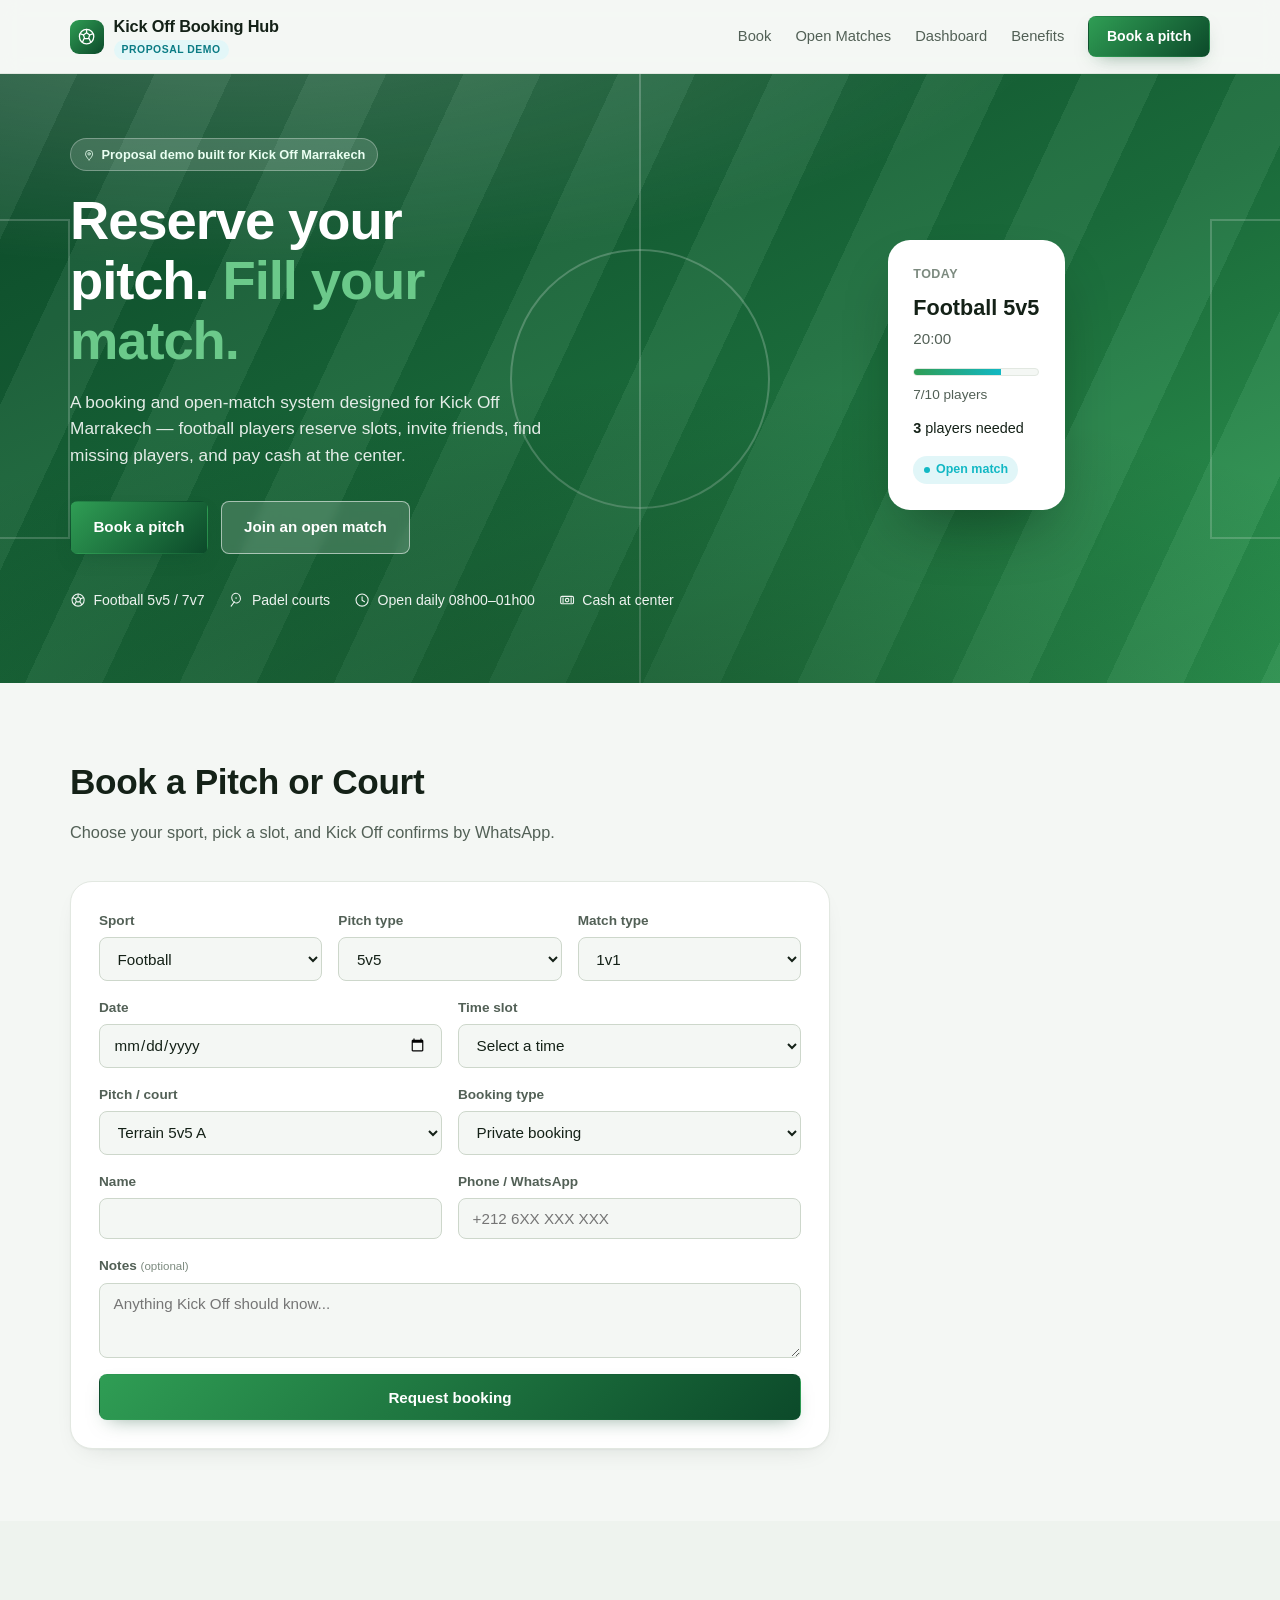
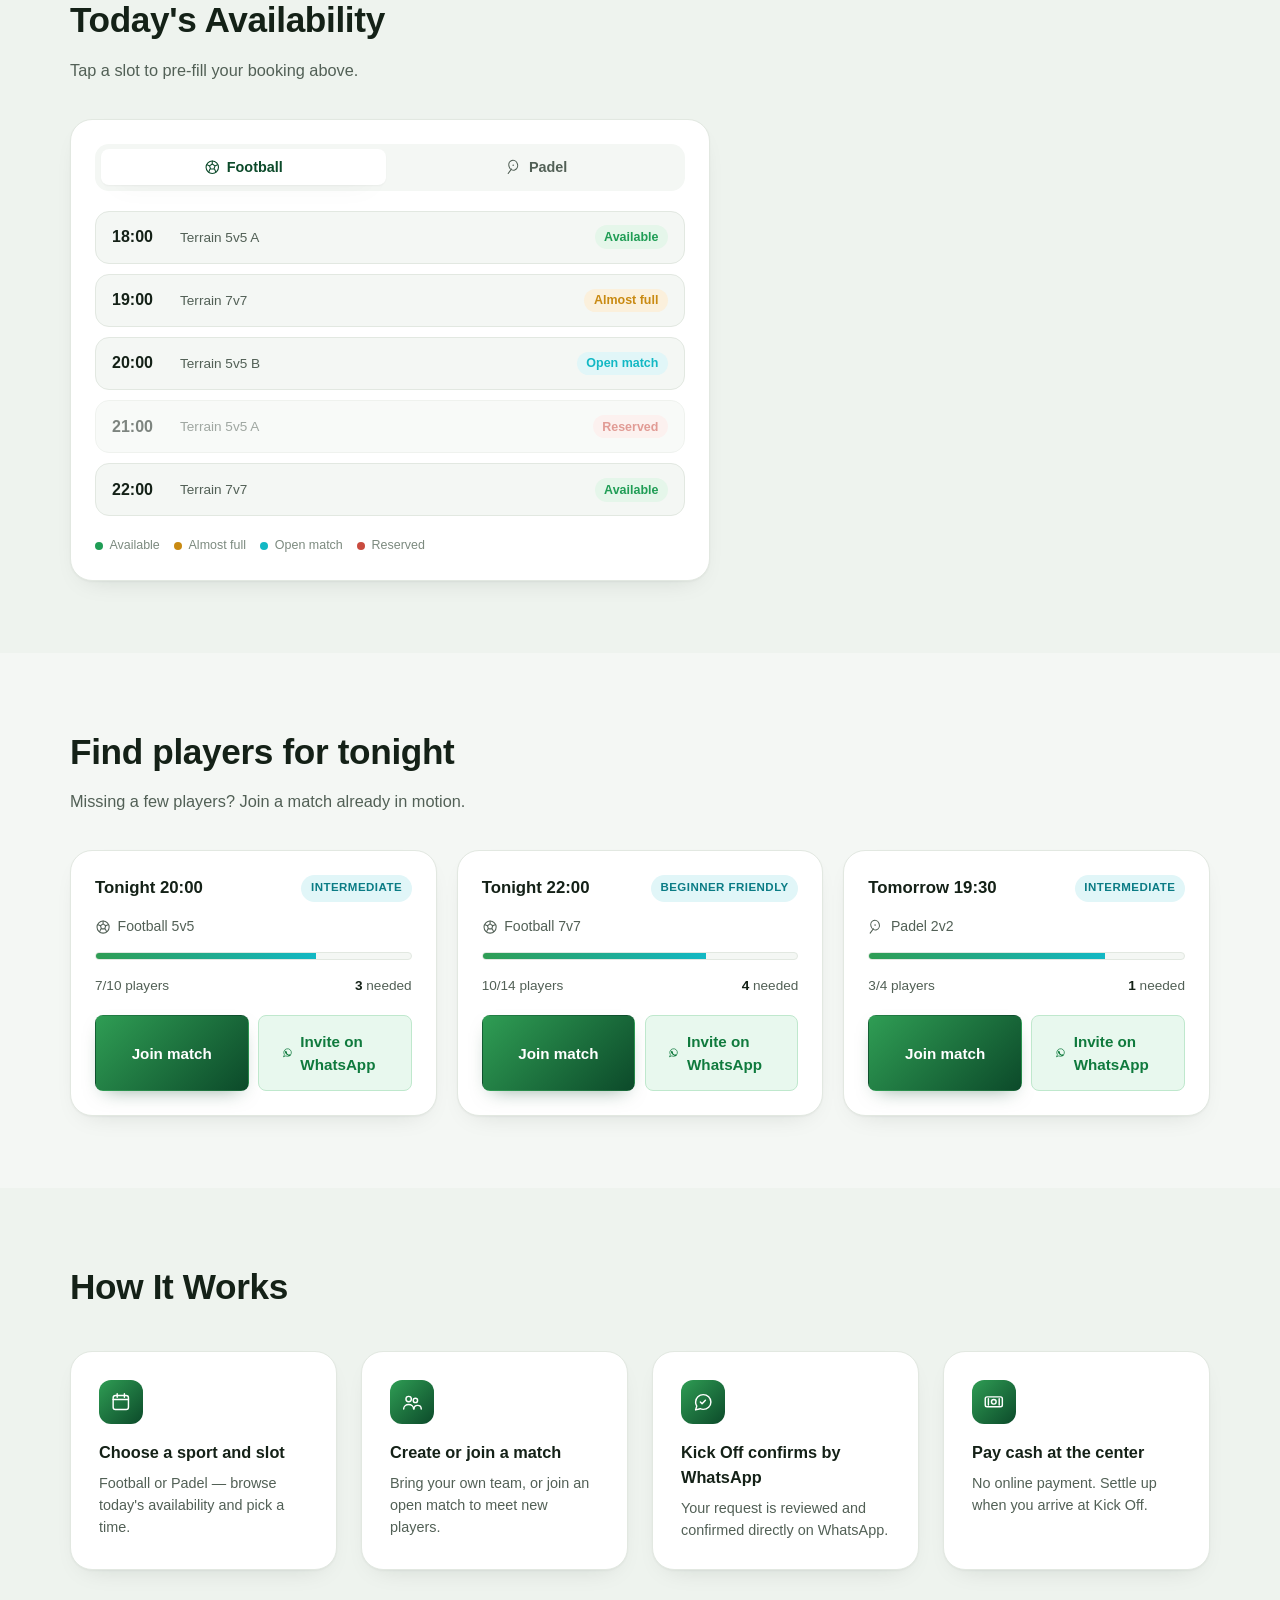
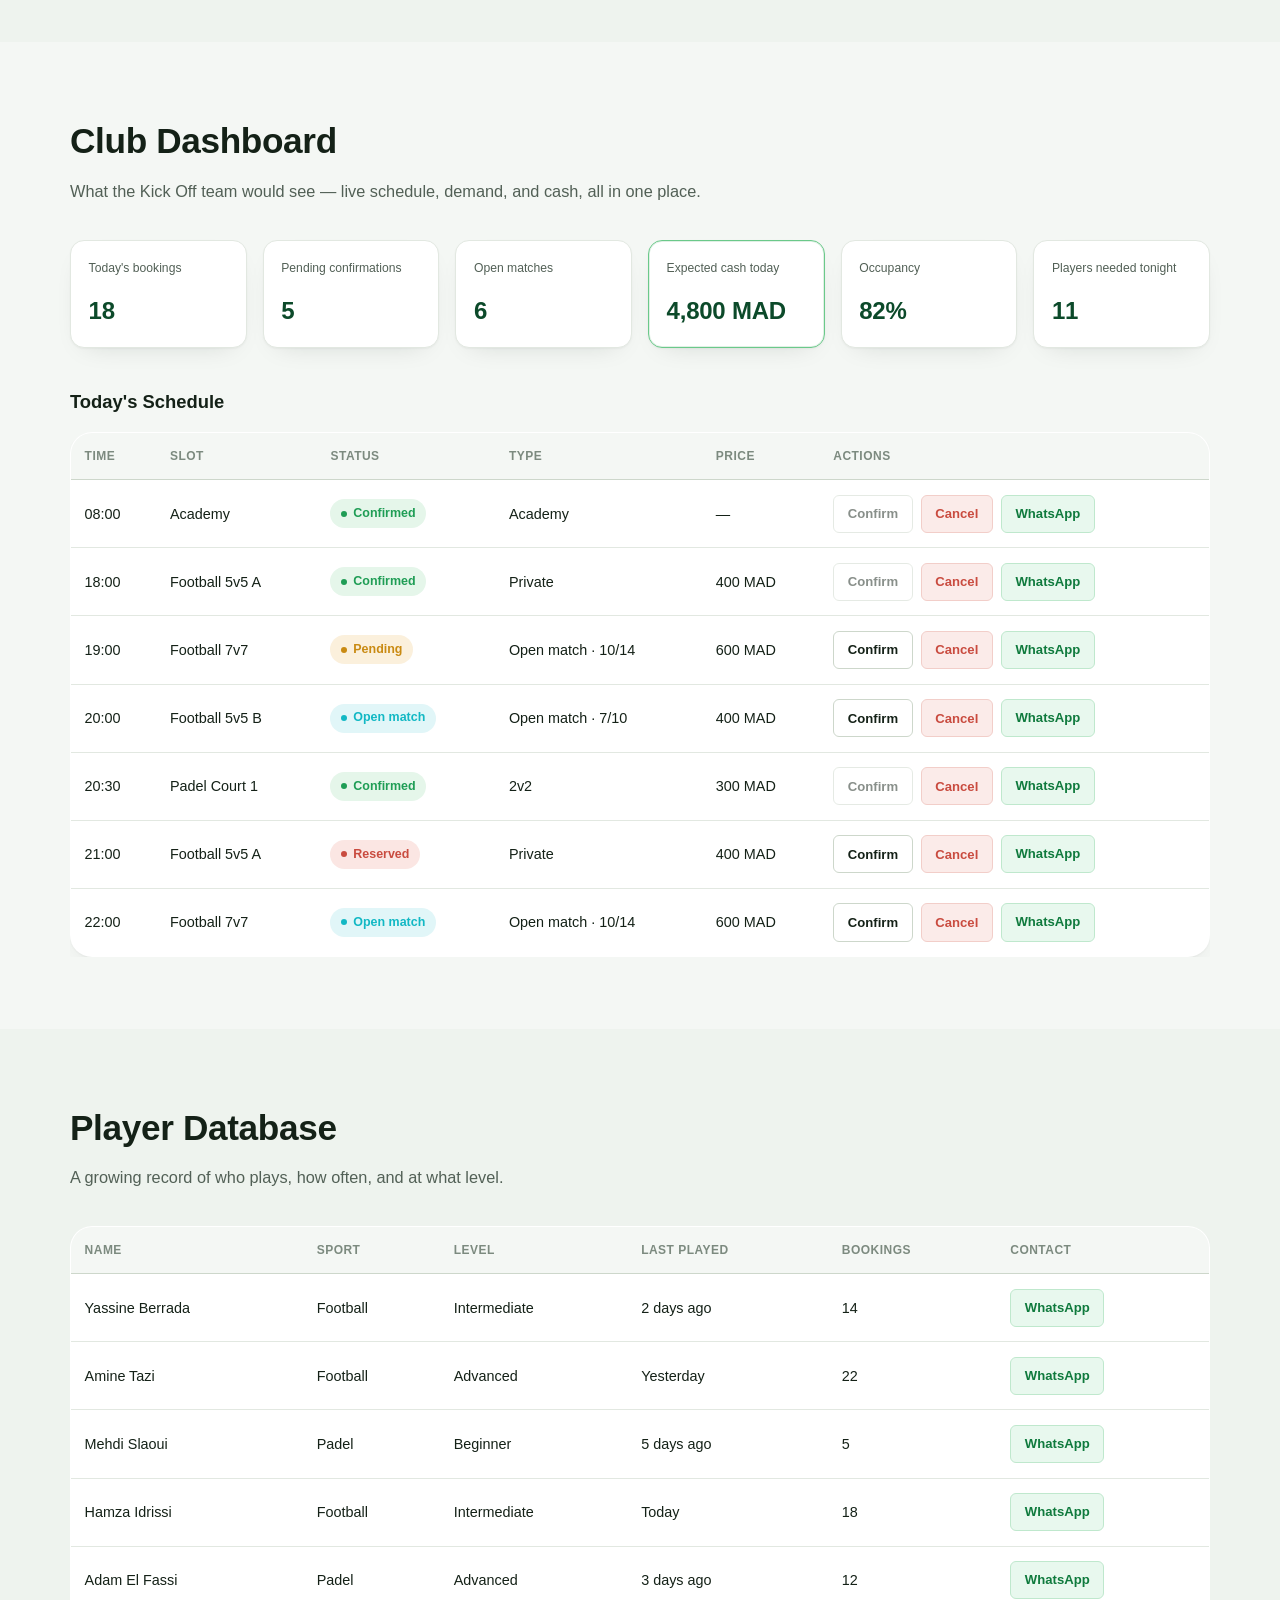
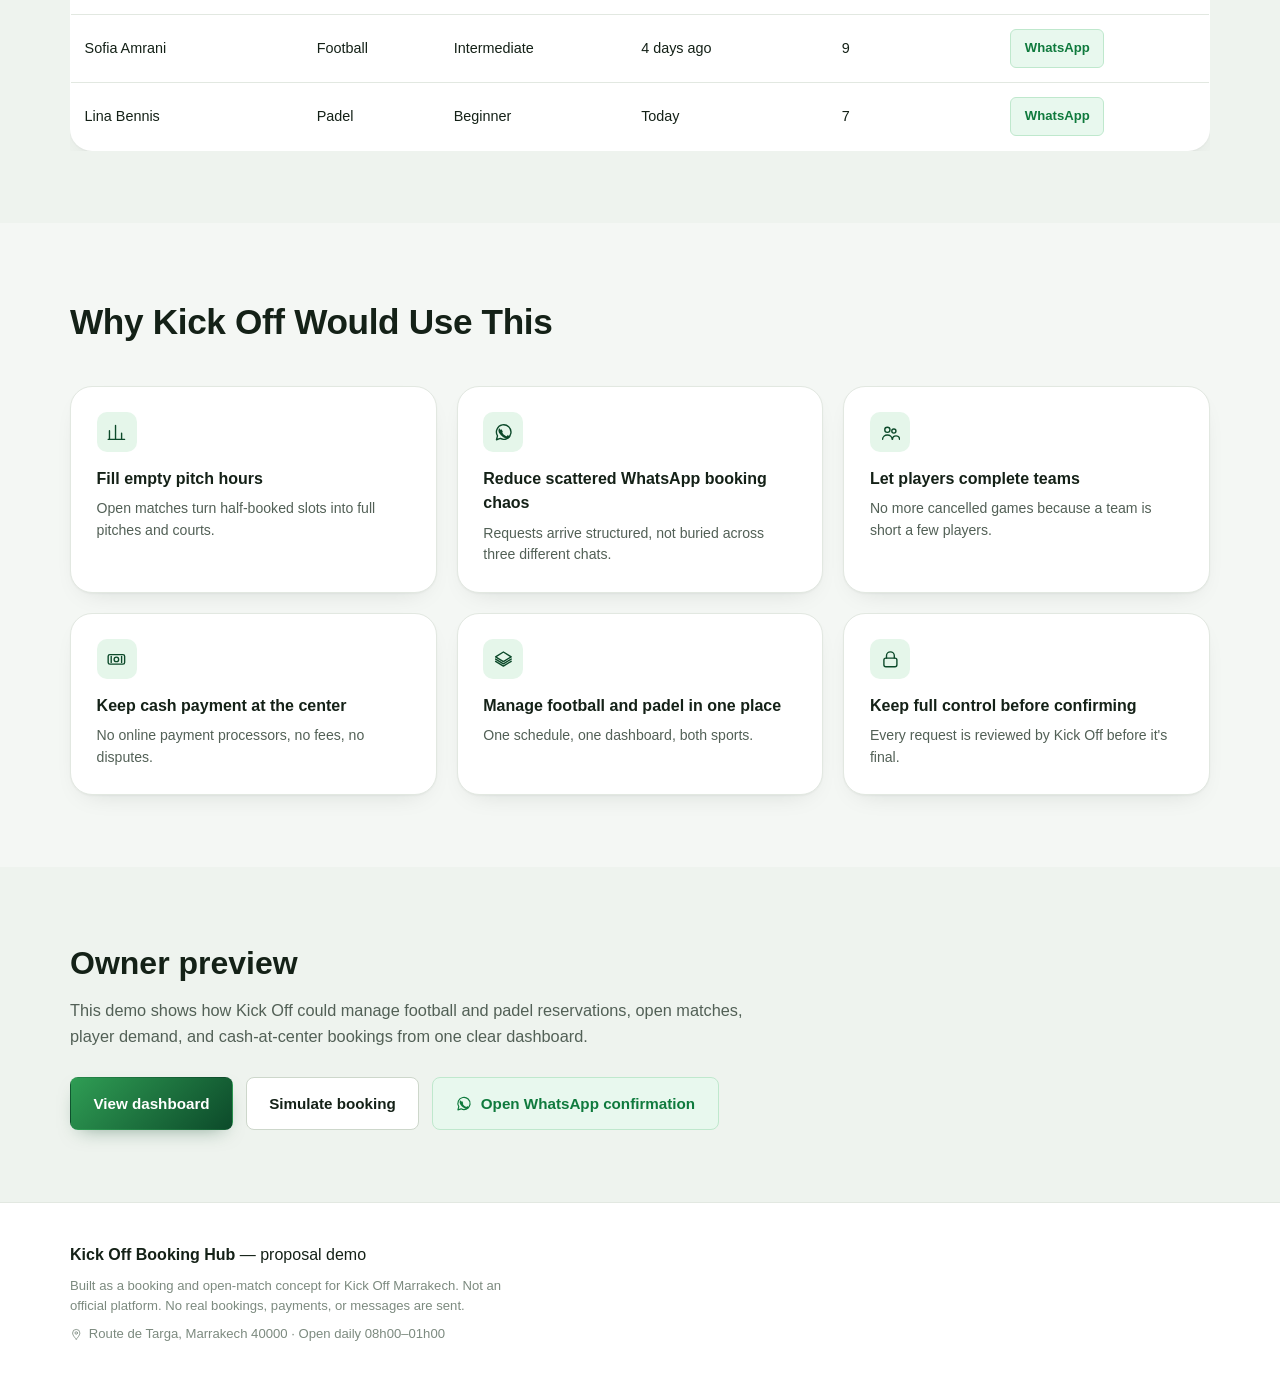
<file: products/footlink-demo/index.html>
<!DOCTYPE html>
<html lang="en">
<head>
<meta charset="UTF-8">
<meta name="viewport" content="width=device-width, initial-scale=1.0">
<title>Kick Off Booking Hub — Proposal Demo for Kick Off Marrakech</title>
<meta name="description" content="Kick Off Booking Hub — a booking and open-match proposal demo for Kick Off Marrakech. Book pitches, create matches, find missing players, pay cash at the center.">
<link rel="stylesheet" href="css/style.css">
</head>
<body>

<a class="skip-link" href="#main">Skip to main content</a>

<!-- Icon sprite: hand-authored inline icons, no external assets -->
<svg class="icon-sprite" aria-hidden="true" focusable="false">
  <symbol id="icon-calendar" viewBox="0 0 24 24"><rect x="3.5" y="5" width="17" height="15.5" rx="2.5"/><path d="M3.5 9.5h17M8 3v4M16 3v4"/></symbol>
  <symbol id="icon-team" viewBox="0 0 24 24"><circle cx="8.5" cy="9" r="3"/><circle cx="16" cy="10.5" r="2.4"/><path d="M3 20c0-3 2.5-5 5.5-5s5.5 2 5.5 5M14.5 20c0-2.2 1.7-4 4-4s4 1.8 4 4"/></symbol>
  <symbol id="icon-chat-check" viewBox="0 0 24 24"><path d="M4 12.2C4 7.7 7.9 4 12.5 4S21 7.7 21 12.2 17.1 20.4 12.5 20.4c-1.2 0-2.4-.2-3.4-.7L4 21l1.3-4.2A7.9 7.9 0 0 1 4 12.2Z"/><path d="M9.3 12.3l1.9 1.9 3.7-3.9"/></symbol>
  <symbol id="icon-cash" viewBox="0 0 24 24"><rect x="2.5" y="6.5" width="19" height="11" rx="2"/><circle cx="12" cy="12" r="2.6"/><path d="M6 8.5v7M18 8.5v7"/></symbol>
  <symbol id="icon-ball" viewBox="0 0 24 24"><circle cx="12" cy="12" r="9"/><path d="M12 7.2 15.9 10l-1.5 4.6H9.6L8.1 10 12 7.2ZM12 3v4.2M4.6 8.5l3.5 1.5M19.4 8.5l-3.5 1.5M6.8 19l1.9-4.4M17.2 19l-1.9-4.4"/></symbol>
  <symbol id="icon-padel" viewBox="0 0 24 24"><ellipse cx="10.5" cy="9" rx="6.3" ry="7.2" transform="rotate(-18 10.5 9)"/><path d="M8 14.5 3.2 21" stroke-linecap="round"/><circle cx="10.5" cy="9" r="0.4" fill="currentColor"/></symbol>
  <symbol id="icon-clock" viewBox="0 0 24 24"><circle cx="12" cy="12" r="9"/><path d="M12 7v5.3l3.6 2.1"/></symbol>
  <symbol id="icon-shield" viewBox="0 0 24 24"><path d="M12 3.5 19 6.5v5.3c0 5-3 8.1-7 9.7-4-1.6-7-4.7-7-9.7V6.5L12 3.5Z"/><path d="M8.8 12.2l2.2 2.2 4.2-4.4"/></symbol>
  <symbol id="icon-chart" viewBox="0 0 24 24"><path d="M4 20V10M11 20V4M18 20v-7"/><path d="M2.5 20h19"/></symbol>
  <symbol id="icon-layers" viewBox="0 0 24 24"><path d="M12 3.5 21 9l-9 5.5L3 9l9-5.5Z"/><path d="M3 14.2 12 19.7l9-5.5M3 11.6l9 5.5 9-5.5"/></symbol>
  <symbol id="icon-lock" viewBox="0 0 24 24"><rect x="4.5" y="10.5" width="15" height="10" rx="2.2"/><path d="M7.5 10.5V7.8a4.5 4.5 0 0 1 9 0v2.7"/></symbol>
  <symbol id="icon-whatsapp" viewBox="0 0 24 24"><path d="M4 20.5 5.2 16A8.4 8.4 0 1 1 8.4 19l-4.4 1.5Z"/><path d="M8.6 9.3c.2-.6.4-.6.7-.6h.5c.2 0 .4 0 .6.5s.7 1.7.8 1.8c0 .1.1.3 0 .4-.1.2-.2.3-.3.5-.2.2-.3.3-.1.6.2.3.9 1.4 1.9 2.3 1.3 1.1 2.3 1.5 2.6 1.6.3.2.5.1.6-.1l.6-.8c.2-.3.4-.2.6-.1l1.7.9c.2.1.4.2.5.3.1.2.1.9-.2 1.4-.3.6-1.5 1.1-2.1 1.2-.6.1-1.2.1-3.9-1-3.3-1.4-5.3-4.6-5.5-4.8-.1-.2-1.3-1.8-1.3-3.4 0-1.6.8-2.4 1.1-2.7Z" fill="currentColor" stroke="none"/></symbol>
  <symbol id="icon-pin" viewBox="0 0 24 24"><path d="M12 21.5s7-6.6 7-11.8a7 7 0 0 0-14 0c0 5.2 7 11.8 7 11.8Z"/><circle cx="12" cy="9.6" r="2.4"/></symbol>
</svg>

<header class="site-header">
  <div class="header-inner">
    <a class="brand" href="#top" aria-label="Kick Off Booking Hub home">
      <span class="brand-mark" aria-hidden="true"><svg class="icon"><use href="#icon-ball"></use></svg></span>
      <span class="brand-text">
        <span class="brand-name">Kick Off Booking Hub</span>
        <span class="brand-pill">Proposal demo</span>
      </span>
    </a>

    <button class="nav-toggle" id="navToggle" type="button" aria-expanded="false" aria-controls="primaryNav">
      <span class="nav-toggle-bar" aria-hidden="true"></span>
      <span class="nav-toggle-bar" aria-hidden="true"></span>
      <span class="nav-toggle-bar" aria-hidden="true"></span>
      <span class="sr-only">Menu</span>
    </button>

    <nav class="primary-nav" id="primaryNav" aria-label="Primary">
      <a href="#book">Book</a>
      <a href="#matches">Open Matches</a>
      <a href="#dashboard">Dashboard</a>
      <a href="#benefits">Benefits</a>
      <a class="btn btn-primary nav-cta" href="#book">Book a pitch</a>
    </nav>
  </div>
</header>

<main id="main">

  <!-- HERO -->
  <section class="hero" id="top">
    <div class="pitch-bg" aria-hidden="true">
      <div class="pitch-halfway"></div>
      <div class="pitch-circle"></div>
      <div class="pitch-box pitch-box-left"></div>
      <div class="pitch-box pitch-box-right"></div>
    </div>
    <div class="section-inner hero-inner">
      <div class="hero-copy">
        <p class="eyebrow"><svg class="icon icon-sm"><use href="#icon-pin"></use></svg> Proposal demo built for Kick Off Marrakech</p>
        <h1>Reserve your pitch. <span class="accent-text">Fill your match.</span></h1>
        <p class="hero-sub">A booking and open-match system designed for Kick Off Marrakech — football players reserve slots, invite friends, find missing players, and pay cash at the center.</p>

        <div class="hero-actions">
          <a class="btn btn-primary" href="#book">Book a pitch</a>
          <a class="btn btn-light" href="#matches">Join an open match</a>
        </div>

        <ul class="hero-stats">
          <li><svg class="icon"><use href="#icon-ball"></use></svg> Football 5v5 / 7v7</li>
          <li><svg class="icon"><use href="#icon-padel"></use></svg> Padel courts</li>
          <li><svg class="icon"><use href="#icon-clock"></use></svg> Open daily 08h00–01h00</li>
          <li><svg class="icon"><use href="#icon-cash"></use></svg> Cash at center</li>
        </ul>
      </div>

      <div class="hero-preview" id="heroPreview">
        <p class="hero-preview-label">Today</p>
        <p class="hero-preview-title" id="heroPreviewTitle">Football 5v5</p>
        <p class="hero-preview-time" id="heroPreviewTime">20:00</p>
        <div class="hero-preview-progress">
          <div class="match-progress-track"><div class="match-progress-fill" id="heroPreviewFill"></div></div>
          <p class="hero-preview-count"><span id="heroPreviewJoined">7</span>/<span id="heroPreviewTotal">10</span> players</p>
        </div>
        <p class="hero-preview-needed"><strong id="heroPreviewNeeded">3</strong> players needed</p>
        <span class="status-badge badge-open-match">Open match</span>
      </div>
    </div>
  </section>

  <!-- BOOKING FORM -->
  <section class="section" id="book" aria-labelledby="book-heading">
    <div class="section-inner">
      <div class="section-head">
        <h2 id="book-heading">Book a Pitch or Court</h2>
        <p class="section-lead">Choose your sport, pick a slot, and Kick Off confirms by WhatsApp.</p>
      </div>

      <div class="panel booking-panel">
        <form id="bookingForm" class="booking-form" novalidate>
          <div class="form-row">
            <div class="form-field">
              <label for="bookSport">Sport</label>
              <select id="bookSport" name="bookSport">
                <option value="football">Football</option>
                <option value="padel">Padel</option>
              </select>
            </div>
            <div class="form-field" id="footballTypeField">
              <label for="pitchType">Pitch type</label>
              <select id="pitchType" name="pitchType">
                <option value="5v5">5v5</option>
                <option value="7v7">7v7</option>
              </select>
            </div>
            <div class="form-field" id="padelTypeField" hidden>
              <label for="padelType">Match type</label>
              <select id="padelType" name="padelType">
                <option value="1v1">1v1</option>
                <option value="2v2">2v2</option>
              </select>
            </div>
          </div>

          <div class="form-row">
            <div class="form-field">
              <label for="bookDate">Date</label>
              <input type="date" id="bookDate" name="bookDate" required>
            </div>
            <div class="form-field">
              <label for="bookTime">Time slot</label>
              <select id="bookTime" name="bookTime" required>
                <option value="">Select a time</option>
                <option value="18:00">18:00</option>
                <option value="18:30">18:30</option>
                <option value="19:00">19:00</option>
                <option value="19:30">19:30</option>
                <option value="20:00">20:00</option>
                <option value="20:30">20:30</option>
                <option value="21:00">21:00</option>
                <option value="21:30">21:30</option>
                <option value="22:00">22:00</option>
              </select>
            </div>
          </div>

          <div class="form-row">
            <div class="form-field">
              <label for="pitchCourt">Pitch / court</label>
              <select id="pitchCourt" name="pitchCourt"></select>
            </div>
            <div class="form-field">
              <label for="bookingType">Booking type</label>
              <select id="bookingType" name="bookingType">
                <option value="private">Private booking</option>
                <option value="open">Open match</option>
              </select>
            </div>
          </div>

          <fieldset class="open-match-fields" id="openMatchFields" hidden>
            <legend>Open match details</legend>
            <div class="form-row">
              <div class="form-field">
                <label for="playersConfirmed">Players already confirmed</label>
                <input type="number" id="playersConfirmed" name="playersConfirmed" min="0" max="14" value="1" inputmode="numeric">
              </div>
              <div class="form-field">
                <label for="playersNeeded">Players needed</label>
                <input type="number" id="playersNeeded" name="playersNeeded" min="1" max="14" value="9" inputmode="numeric">
              </div>
            </div>
            <div class="form-field">
              <label for="matchLevel">Level</label>
              <select id="matchLevel" name="matchLevel">
                <option value="Beginner">Beginner</option>
                <option value="Intermediate">Intermediate</option>
                <option value="Advanced">Advanced</option>
              </select>
            </div>
          </fieldset>

          <div class="form-row">
            <div class="form-field">
              <label for="playerName">Name</label>
              <input type="text" id="playerName" name="playerName" autocomplete="name" required>
            </div>
            <div class="form-field">
              <label for="playerPhone">Phone / WhatsApp</label>
              <input type="tel" id="playerPhone" name="playerPhone" autocomplete="tel" placeholder="+212 6XX XXX XXX" required>
            </div>
          </div>

          <div class="form-field">
            <label for="playerNotes">Notes <span class="optional">(optional)</span></label>
            <textarea id="playerNotes" name="playerNotes" rows="3" placeholder="Anything Kick Off should know..."></textarea>
          </div>

          <button type="submit" class="btn btn-primary btn-block">Request booking</button>
        </form>

        <div class="success-card" id="bookingSuccess" role="status" aria-live="polite" tabindex="-1" hidden>
          <span class="success-icon" aria-hidden="true">✓</span>
          <h3>Booking request created.</h3>
          <p>Kick Off can confirm by WhatsApp.</p>
          <p>Payment stays cash at the center.</p>
          <p class="success-summary" id="bookingSummary"></p>
          <button type="button" class="btn btn-secondary btn-block" id="bookingAgainBtn">Make another request</button>
        </div>
      </div>
    </div>
  </section>

  <!-- AVAILABILITY -->
  <section class="section section-alt" id="availability" aria-labelledby="availability-heading">
    <div class="section-inner">
      <div class="section-head">
        <h2 id="availability-heading">Today's Availability</h2>
        <p class="section-lead">Tap a slot to pre-fill your booking above.</p>
      </div>

      <div class="app-frame">
        <div class="tabs" role="tablist" aria-label="Sport availability">
          <button type="button" class="tab is-active" id="tabFootball" role="tab" aria-selected="true" aria-controls="panelFootball">
            <svg class="icon"><use href="#icon-ball"></use></svg> Football
          </button>
          <button type="button" class="tab" id="tabPadel" role="tab" aria-selected="false" aria-controls="panelPadel">
            <svg class="icon"><use href="#icon-padel"></use></svg> Padel
          </button>
        </div>

        <div class="tab-panel" id="panelFootball" role="tabpanel" aria-labelledby="tabFootball">
          <ul class="slots-list" id="footballSlotsList" role="list"></ul>
        </div>
        <div class="tab-panel" id="panelPadel" role="tabpanel" aria-labelledby="tabPadel" hidden>
          <ul class="slots-list" id="padelSlotsList" role="list"></ul>
        </div>

        <ul class="legend" aria-hidden="true">
          <li><span class="dot dot-available"></span> Available</li>
          <li><span class="dot dot-almost"></span> Almost full</li>
          <li><span class="dot dot-open"></span> Open match</li>
          <li><span class="dot dot-reserved"></span> Reserved</li>
        </ul>
      </div>
    </div>
  </section>

  <!-- OPEN MATCHES -->
  <section class="section" id="matches" aria-labelledby="matches-heading">
    <div class="section-inner">
      <div class="section-head">
        <h2 id="matches-heading">Find players for tonight</h2>
        <p class="section-lead">Missing a few players? Join a match already in motion.</p>
      </div>
      <div class="matches-grid" id="matchesGrid"></div>
    </div>
  </section>

  <!-- HOW IT WORKS -->
  <section class="section section-alt" id="how-it-works" aria-labelledby="how-heading">
    <div class="section-inner">
      <div class="section-head">
        <h2 id="how-heading">How It Works</h2>
      </div>
      <ol class="steps">
        <li class="step">
          <span class="step-icon"><svg class="icon"><use href="#icon-calendar"></use></svg></span>
          <h3>Choose a sport and slot</h3>
          <p>Football or Padel — browse today's availability and pick a time.</p>
        </li>
        <li class="step">
          <span class="step-icon"><svg class="icon"><use href="#icon-team"></use></svg></span>
          <h3>Create or join a match</h3>
          <p>Bring your own team, or join an open match to meet new players.</p>
        </li>
        <li class="step">
          <span class="step-icon"><svg class="icon"><use href="#icon-chat-check"></use></svg></span>
          <h3>Kick Off confirms by WhatsApp</h3>
          <p>Your request is reviewed and confirmed directly on WhatsApp.</p>
        </li>
        <li class="step">
          <span class="step-icon"><svg class="icon"><use href="#icon-cash"></use></svg></span>
          <h3>Pay cash at the center</h3>
          <p>No online payment. Settle up when you arrive at Kick Off.</p>
        </li>
      </ol>
    </div>
  </section>

  <!-- CLUB DASHBOARD -->
  <section class="section" id="dashboard" aria-labelledby="dashboard-heading">
    <div class="section-inner">
      <div class="section-head">
        <h2 id="dashboard-heading">Club Dashboard</h2>
        <p class="section-lead">What the Kick Off team would see — live schedule, demand, and cash, all in one place.</p>
      </div>

      <div class="stats-grid" id="statsGrid">
        <div class="stat-card">
          <p class="stat-label">Today's bookings</p>
          <p class="stat-value" id="statBookings">18</p>
        </div>
        <div class="stat-card">
          <p class="stat-label">Pending confirmations</p>
          <p class="stat-value" id="statPending">5</p>
        </div>
        <div class="stat-card">
          <p class="stat-label">Open matches</p>
          <p class="stat-value" id="statOpenMatches">6</p>
        </div>
        <div class="stat-card stat-highlight">
          <p class="stat-label">Expected cash today</p>
          <p class="stat-value" id="statCash">4,800 MAD</p>
        </div>
        <div class="stat-card">
          <p class="stat-label">Occupancy</p>
          <p class="stat-value" id="statOccupancy">82%</p>
        </div>
        <div class="stat-card">
          <p class="stat-label">Players needed tonight</p>
          <p class="stat-value" id="statPlayersNeeded">11</p>
        </div>
      </div>

      <h3 class="subsection-title">Today's Schedule</h3>
      <div class="table-wrap">
        <table class="schedule-table" id="scheduleTable">
          <thead>
            <tr>
              <th scope="col">Time</th>
              <th scope="col">Slot</th>
              <th scope="col">Status</th>
              <th scope="col">Type</th>
              <th scope="col">Price</th>
              <th scope="col">Actions</th>
            </tr>
          </thead>
          <tbody id="scheduleBody"></tbody>
        </table>
      </div>
    </div>
  </section>

  <!-- PLAYER / MATCH DATABASE -->
  <section class="section section-alt" id="players" aria-labelledby="players-heading">
    <div class="section-inner">
      <div class="section-head">
        <h2 id="players-heading">Player Database</h2>
        <p class="section-lead">A growing record of who plays, how often, and at what level.</p>
      </div>
      <div class="table-wrap">
        <table class="players-table" id="playersTable">
          <thead>
            <tr>
              <th scope="col">Name</th>
              <th scope="col">Sport</th>
              <th scope="col">Level</th>
              <th scope="col">Last played</th>
              <th scope="col">Bookings</th>
              <th scope="col">Contact</th>
            </tr>
          </thead>
          <tbody id="playersBody"></tbody>
        </table>
      </div>
    </div>
  </section>

  <!-- BENEFITS -->
  <section class="section" id="benefits" aria-labelledby="benefits-heading">
    <div class="section-inner">
      <div class="section-head">
        <h2 id="benefits-heading">Why Kick Off Would Use This</h2>
      </div>
      <ul class="benefits-grid">
        <li class="benefit-card">
          <span class="benefit-icon"><svg class="icon"><use href="#icon-chart"></use></svg></span>
          <h3>Fill empty pitch hours</h3>
          <p>Open matches turn half-booked slots into full pitches and courts.</p>
        </li>
        <li class="benefit-card">
          <span class="benefit-icon"><svg class="icon"><use href="#icon-whatsapp"></use></svg></span>
          <h3>Reduce scattered WhatsApp booking chaos</h3>
          <p>Requests arrive structured, not buried across three different chats.</p>
        </li>
        <li class="benefit-card">
          <span class="benefit-icon"><svg class="icon"><use href="#icon-team"></use></svg></span>
          <h3>Let players complete teams</h3>
          <p>No more cancelled games because a team is short a few players.</p>
        </li>
        <li class="benefit-card">
          <span class="benefit-icon"><svg class="icon"><use href="#icon-cash"></use></svg></span>
          <h3>Keep cash payment at the center</h3>
          <p>No online payment processors, no fees, no disputes.</p>
        </li>
        <li class="benefit-card">
          <span class="benefit-icon"><svg class="icon"><use href="#icon-layers"></use></svg></span>
          <h3>Manage football and padel in one place</h3>
          <p>One schedule, one dashboard, both sports.</p>
        </li>
        <li class="benefit-card">
          <span class="benefit-icon"><svg class="icon"><use href="#icon-lock"></use></svg></span>
          <h3>Keep full control before confirming</h3>
          <p>Every request is reviewed by Kick Off before it's final.</p>
        </li>
      </ul>
    </div>
  </section>

  <!-- OWNER PREVIEW -->
  <section class="section section-alt" id="owner-preview" aria-labelledby="owner-preview-heading">
    <div class="section-inner">
      <div class="owner-preview-block">
        <h2 id="owner-preview-heading">Owner preview</h2>
        <p class="section-lead">This demo shows how Kick Off could manage football and padel reservations, open matches, player demand, and cash-at-center bookings from one clear dashboard.</p>
        <div class="owner-preview-actions">
          <button type="button" class="btn btn-primary" id="viewDashboardBtn">View dashboard</button>
          <button type="button" class="btn btn-secondary" id="simulateBookingBtn">Simulate booking</button>
          <a class="btn btn-whatsapp" id="ownerWhatsappBtn" href="#" target="_blank" rel="noopener noreferrer">
            <svg class="icon"><use href="#icon-whatsapp"></use></svg> Open WhatsApp confirmation
          </a>
        </div>
      </div>
    </div>
  </section>

</main>

<footer class="site-footer">
  <div class="section-inner footer-inner">
    <p><strong>Kick Off Booking Hub</strong> — proposal demo</p>
    <p class="footer-note">Built as a booking and open-match concept for Kick Off Marrakech. Not an official platform. No real bookings, payments, or messages are sent.</p>
    <p class="footer-note footer-address"><svg class="icon icon-sm"><use href="#icon-pin"></use></svg> Route de Targa, Marrakech 40000 · Open daily 08h00–01h00</p>
  </div>
</footer>

<script src="js/script.js"></script>
</body>
</html>
</file>
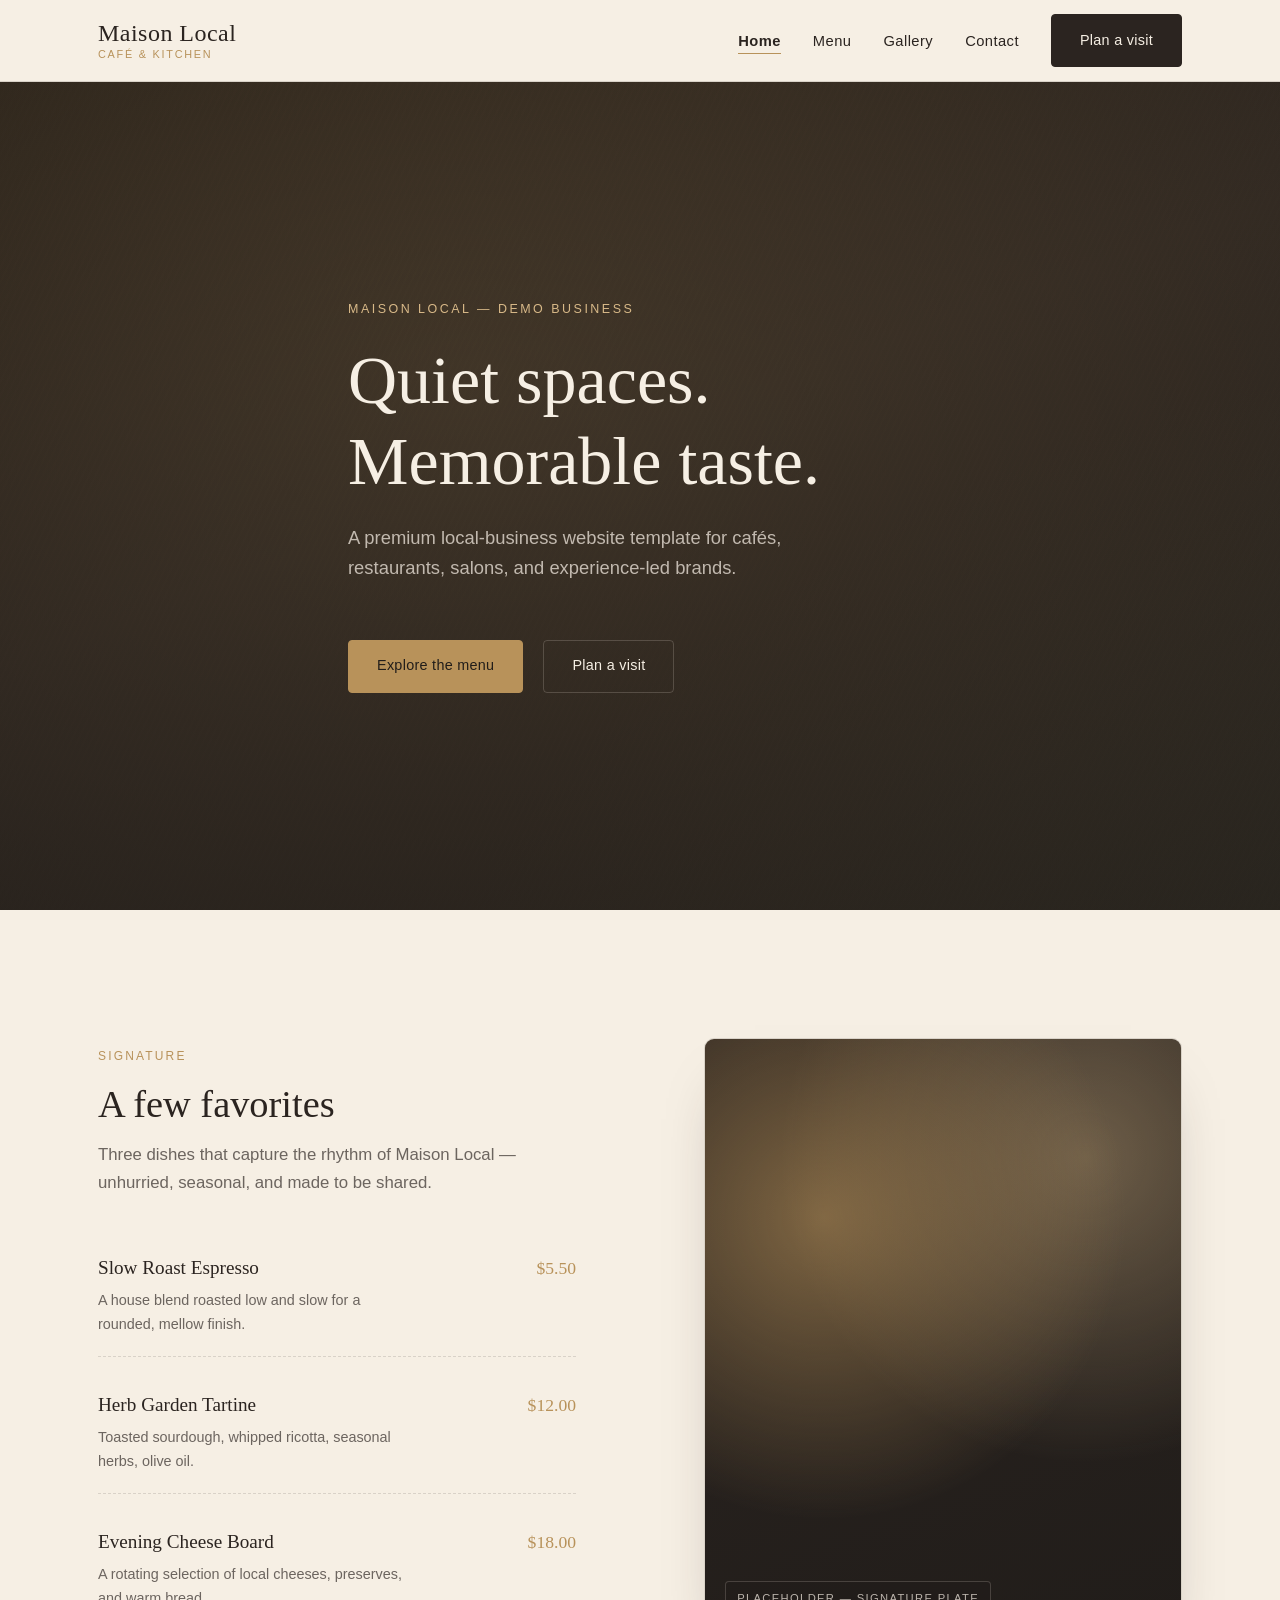
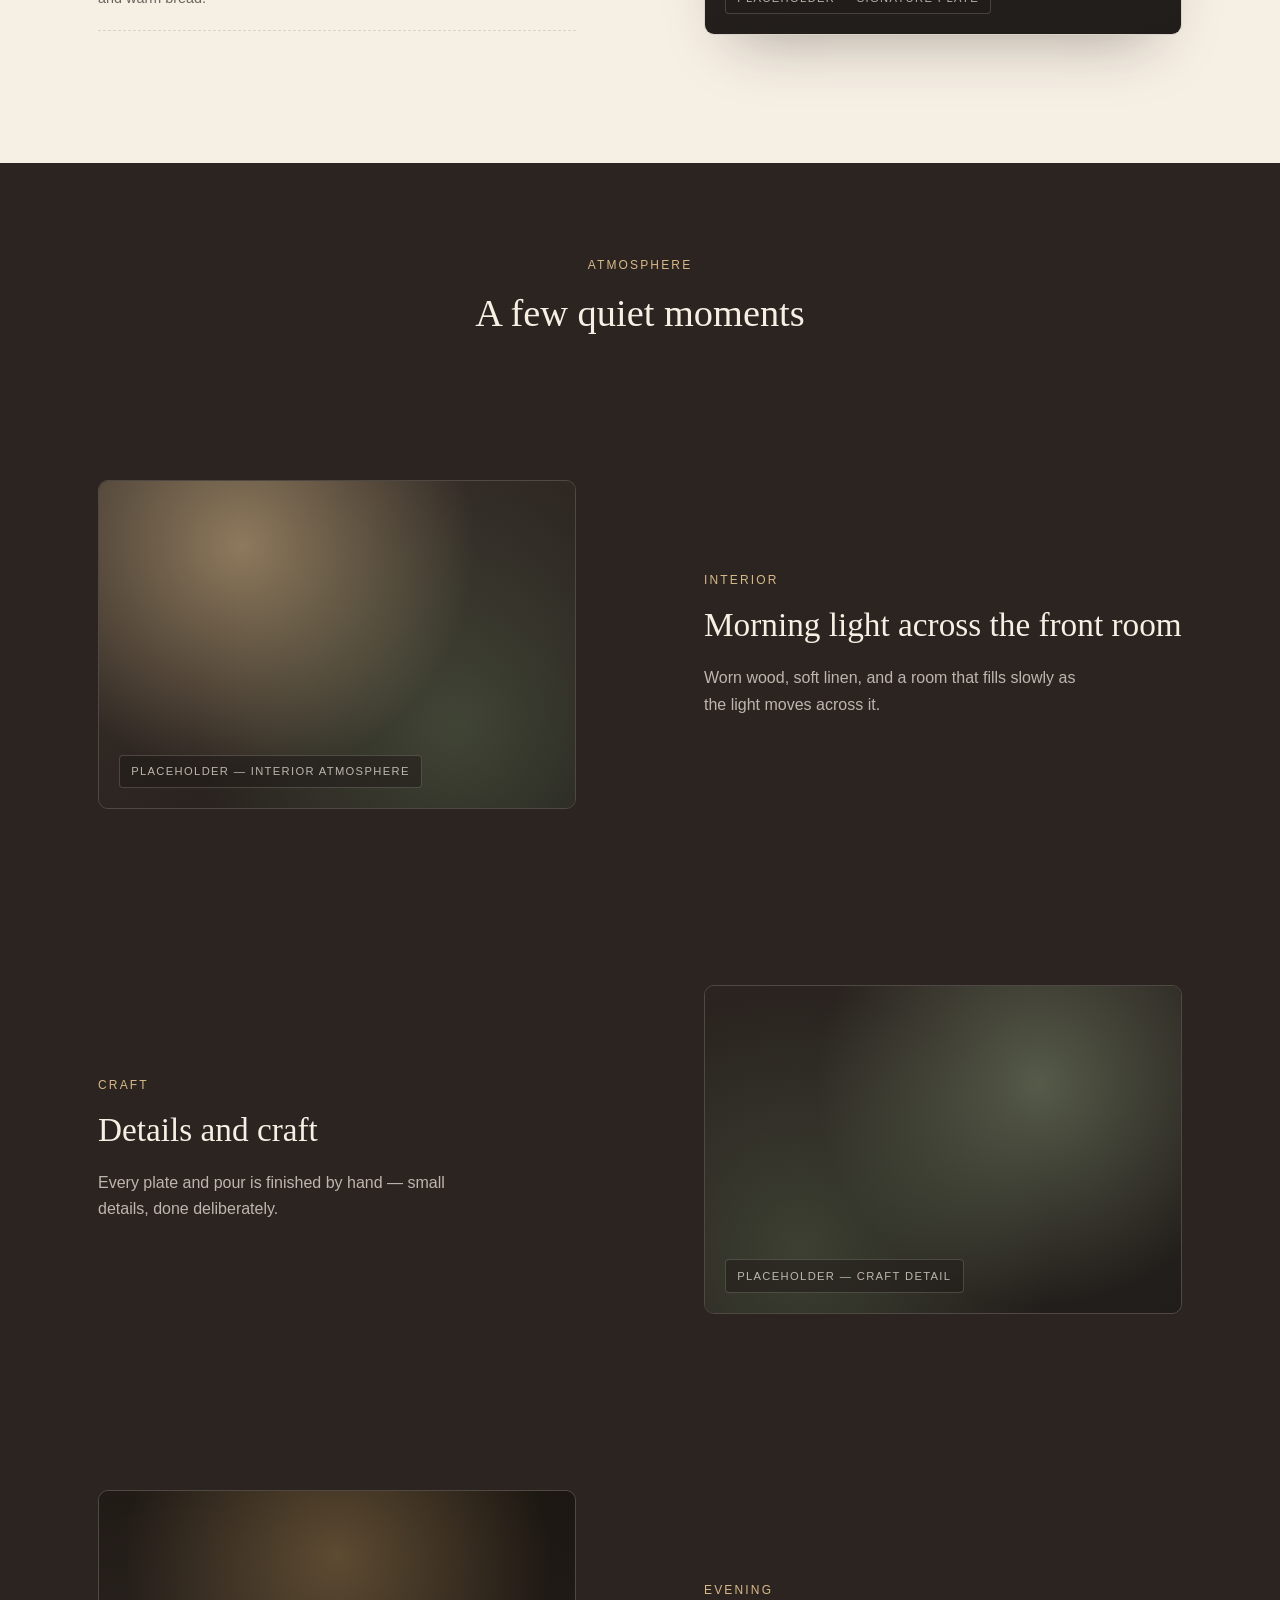
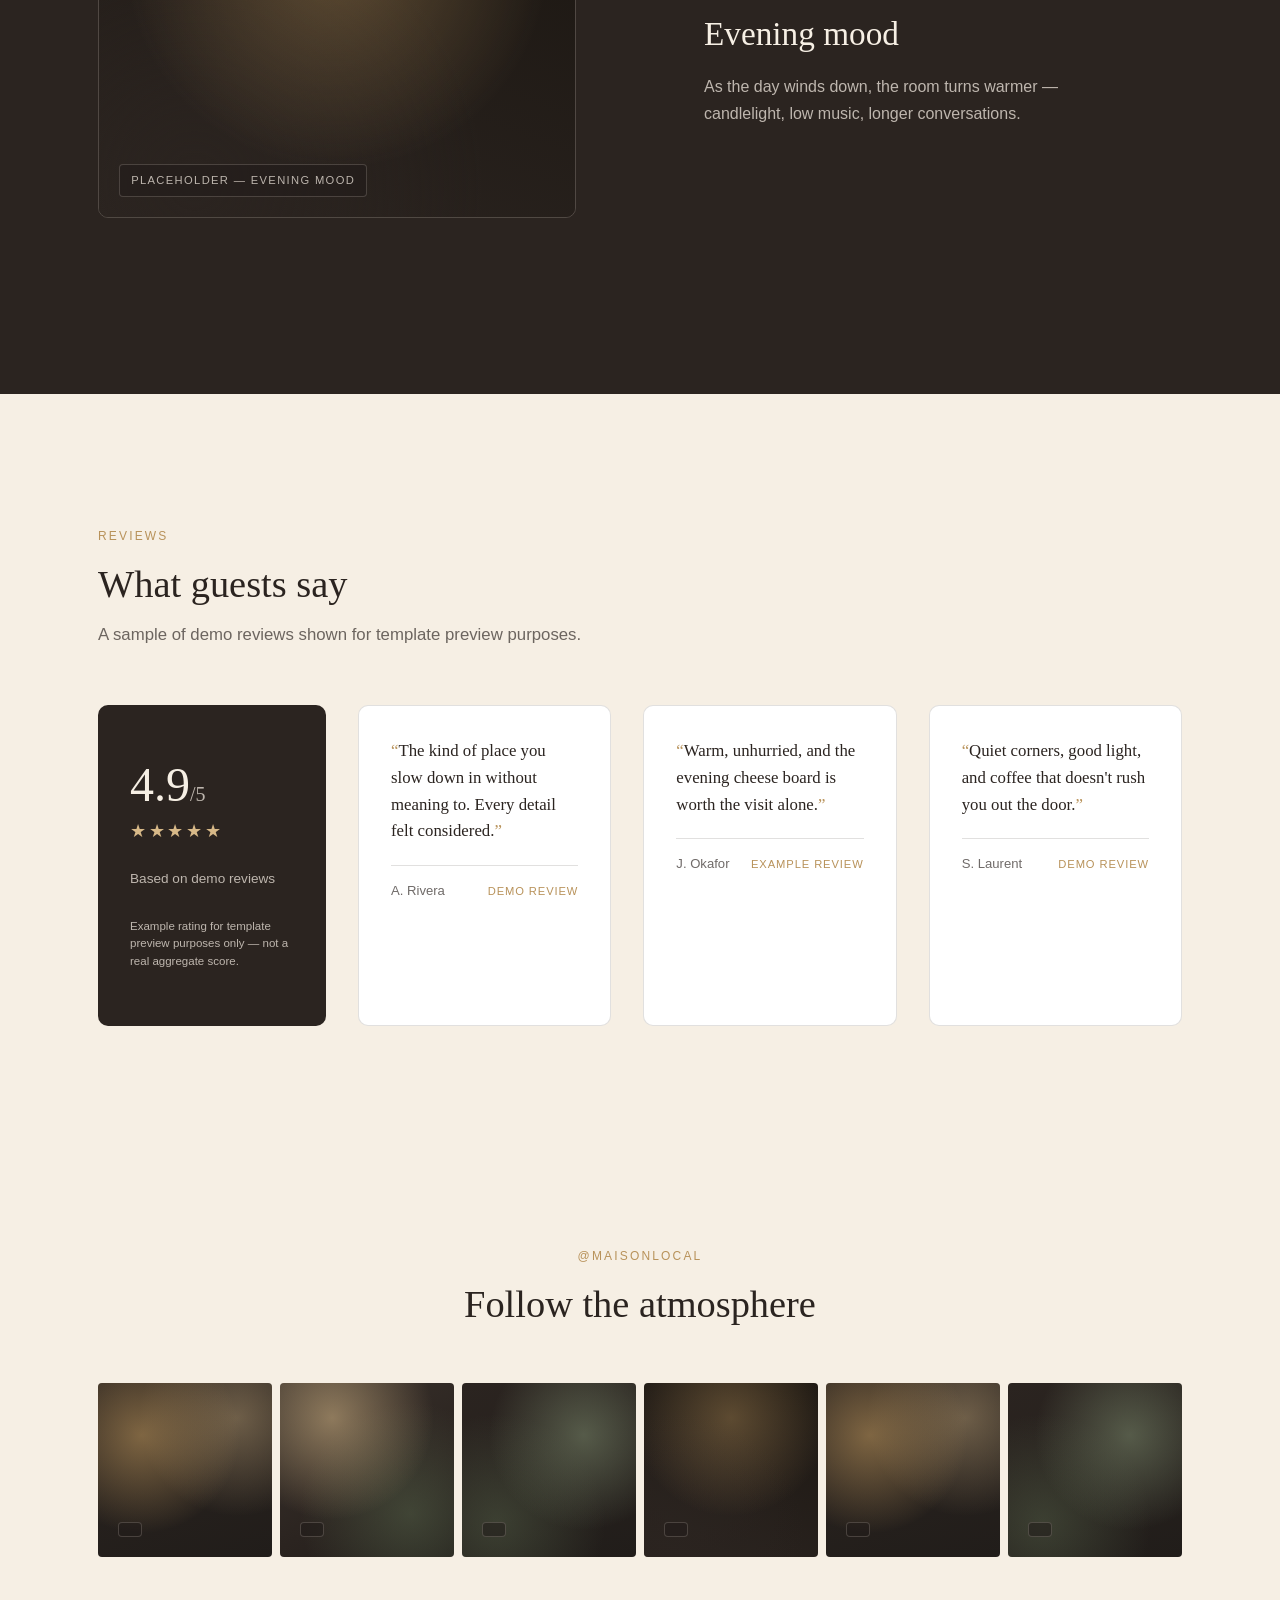
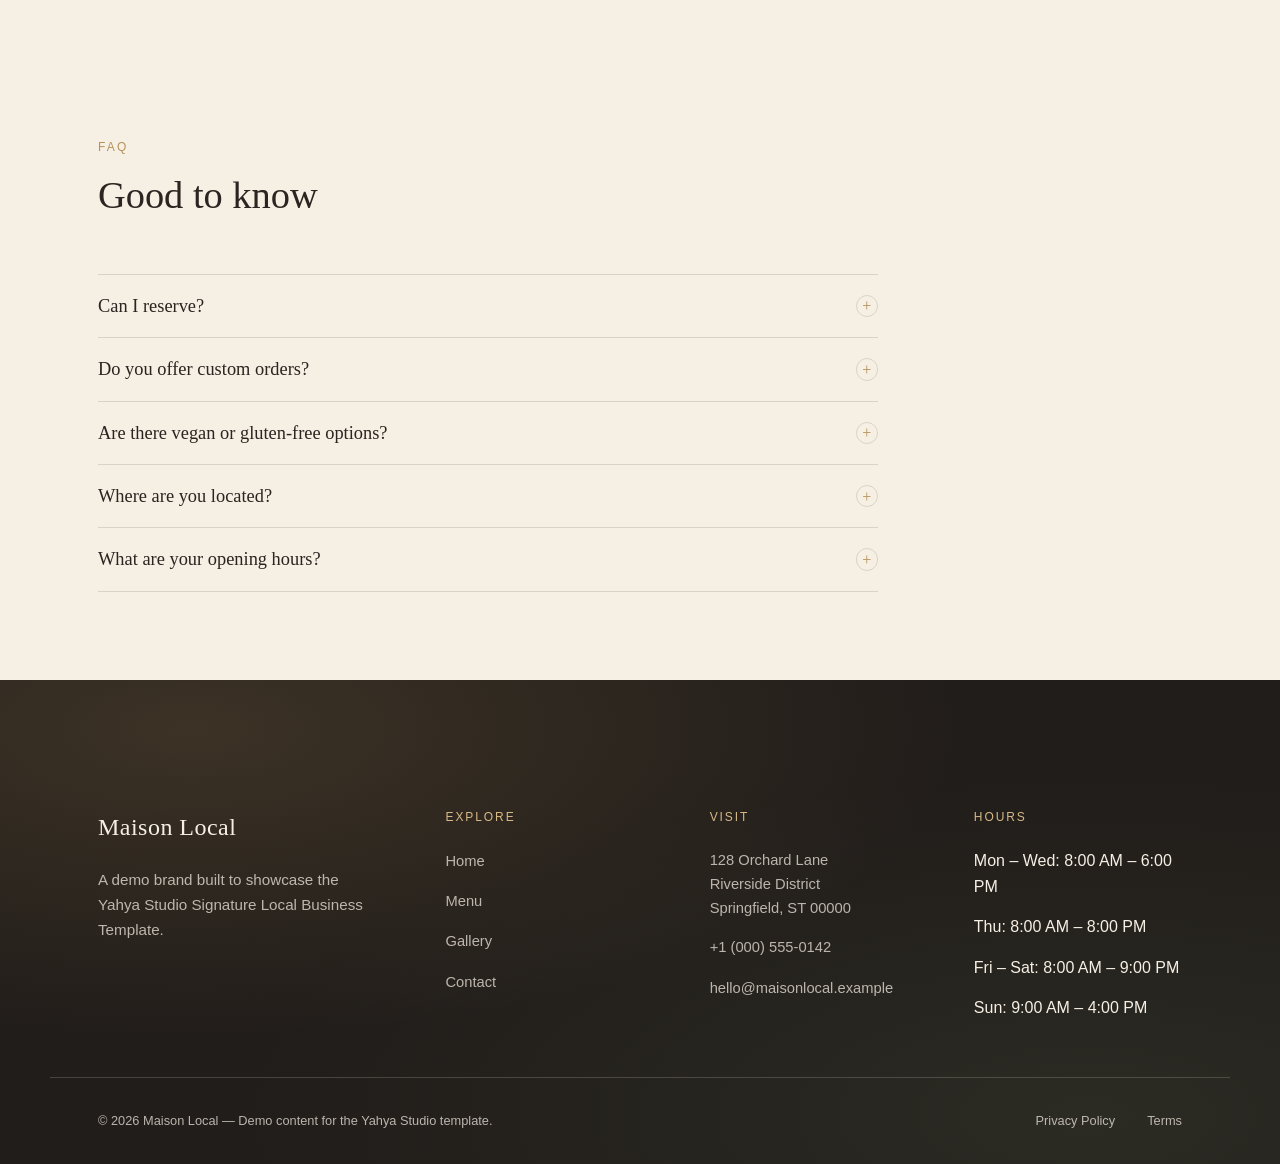
<file: templates/signature-local-business/index.html>
<!doctype html>
<html lang="en">
<head>
  <meta charset="UTF-8" />
  <meta name="viewport" content="width=device-width, initial-scale=1.0" />
  <title>Maison Local — Signature Local Business Template</title>
  <meta name="description" content="Maison Local is a placeholder brand used to demonstrate the Yahya Studio Signature Local Business Template — a premium, reusable website system for cafés, restaurants, and local businesses." />
  <link rel="stylesheet" href="css/style.css" />
</head>
<body>
  <a class="skip-link" href="#main">Skip to content</a>

  <header class="site-header">
    <div class="container site-header__inner">
      <a class="site-header__brand" href="index.html">
        <span class="site-header__wordmark">Maison Local</span>
        <span class="site-header__subtitle">Café &amp; Kitchen</span>
      </a>

      <nav class="site-nav" id="site-nav" aria-label="Primary">
        <ul class="site-nav__list">
          <li><a class="site-nav__link" href="index.html" aria-current="page">Home</a></li>
          <li><a class="site-nav__link" href="menu.html">Menu</a></li>
          <li><a class="site-nav__link" href="gallery.html">Gallery</a></li>
          <li><a class="site-nav__link" href="contact.html">Contact</a></li>
        </ul>
        <div class="site-header__actions">
          <a class="btn btn-primary" href="contact.html">Plan a visit</a>
        </div>
      </nav>

      <button class="nav-toggle" aria-expanded="false" aria-controls="site-nav" aria-label="Toggle navigation menu">
        <span class="nav-toggle__bar"></span>
        <span class="nav-toggle__bar"></span>
        <span class="nav-toggle__bar"></span>
      </button>
    </div>
  </header>

  <main id="main">
    <!-- ============ HERO ============ -->
    <section class="hero">
      <div class="hero__bg" aria-hidden="true"></div>
      <div class="hero__scrim" aria-hidden="true"></div>
      <div class="container hero__content">
        <p class="hero__eyebrow">Maison Local — Demo Business</p>
        <h1 class="hero__title">Quiet spaces. Memorable taste.</h1>
        <p class="hero__subtitle">A premium local-business website template for cafés, restaurants, salons, and experience-led brands.</p>
        <div class="hero__actions">
          <a class="btn btn-gold" href="menu.html">Explore the menu</a>
          <a class="btn btn-outline-inverse" href="contact.html">Plan a visit</a>
        </div>
      </div>
    </section>

    <!-- ============ SIGNATURE ITEMS ============ -->
    <section class="section" aria-labelledby="signature-heading">
      <div class="container signature">
        <div>
          <p class="eyebrow">Signature</p>
          <h2 class="section-title" id="signature-heading">A few favorites</h2>
          <p class="section-subtitle">Three dishes that capture the rhythm of Maison Local — unhurried, seasonal, and made to be shared.</p>

          <ul class="signature__list">
            <li class="signature__item">
              <div>
                <span class="signature__item-name">Slow Roast Espresso</span>
                <span class="signature__item-desc">A house blend roasted low and slow for a rounded, mellow finish.</span>
              </div>
              <span class="signature__item-price">$5.50</span>
            </li>
            <li class="signature__item">
              <div>
                <span class="signature__item-name">Herb Garden Tartine</span>
                <span class="signature__item-desc">Toasted sourdough, whipped ricotta, seasonal herbs, olive oil.</span>
              </div>
              <span class="signature__item-price">$12.00</span>
            </li>
            <li class="signature__item">
              <div>
                <span class="signature__item-name">Evening Cheese Board</span>
                <span class="signature__item-desc">A rotating selection of local cheeses, preserves, and warm bread.</span>
              </div>
              <span class="signature__item-price">$18.00</span>
            </li>
          </ul>
        </div>

        <div class="signature__visual">
          <div class="placeholder-art placeholder-art--warm" data-label="Placeholder — signature plate" role="img" aria-label="Placeholder image of a signature dish, editorial framing"></div>
        </div>
      </div>
    </section>

    <!-- ============ STORY / ATMOSPHERE ============ -->
    <section class="section--tight section--dark" style="background: var(--color-espresso);" aria-labelledby="story-heading">
      <div class="container">
        <div class="section-heading section-heading--center">
          <p class="eyebrow">Atmosphere</p>
          <h2 class="section-title" id="story-heading">A few quiet moments</h2>
        </div>

        <div class="story-panel">
          <div>
            <p class="story-panel__eyebrow">Interior</p>
            <h3 class="story-panel__title">Morning light across the front room</h3>
            <p class="story-panel__text">Worn wood, soft linen, and a room that fills slowly as the light moves across it.</p>
          </div>
          <div class="story-panel__visual">
            <div class="placeholder-art" data-label="Placeholder — interior atmosphere" role="img" aria-label="Placeholder image of the café interior in soft morning light"></div>
          </div>
        </div>

        <div class="story-panel">
          <div>
            <p class="story-panel__eyebrow">Craft</p>
            <h3 class="story-panel__title">Details and craft</h3>
            <p class="story-panel__text">Every plate and pour is finished by hand — small details, done deliberately.</p>
          </div>
          <div class="story-panel__visual">
            <div class="placeholder-art placeholder-art--green" data-label="Placeholder — craft detail" role="img" aria-label="Placeholder image of a hand-finished detail"></div>
          </div>
        </div>

        <div class="story-panel">
          <div>
            <p class="story-panel__eyebrow">Evening</p>
            <h3 class="story-panel__title">Evening mood</h3>
            <p class="story-panel__text">As the day winds down, the room turns warmer — candlelight, low music, longer conversations.</p>
          </div>
          <div class="story-panel__visual">
            <div class="placeholder-art placeholder-art--dusk" data-label="Placeholder — evening mood" role="img" aria-label="Placeholder image of the dining room in evening light"></div>
          </div>
        </div>
      </div>
    </section>

    <!-- ============ REVIEWS ============ -->
    <section class="section" aria-labelledby="reviews-heading">
      <div class="container">
        <div class="section-heading">
          <p class="eyebrow">Reviews</p>
          <h2 class="section-title" id="reviews-heading">What guests say</h2>
          <p class="section-subtitle">A sample of demo reviews shown for template preview purposes.</p>
        </div>

        <div class="reviews-grid">
          <div class="rating-card">
            <span class="rating-card__score">4.9<span>/5</span></span>
            <span class="rating-card__stars" aria-hidden="true">★★★★★</span>
            <span class="rating-card__label">Based on demo reviews</span>
            <p class="rating-card__disclaimer">Example rating for template preview purposes only — not a real aggregate score.</p>
          </div>

          <article class="review-card">
            <p class="review-card__quote">The kind of place you slow down in without meaning to. Every detail felt considered.</p>
            <div class="review-card__meta">
              <span>A. Rivera</span>
              <span class="review-card__source">Demo review</span>
            </div>
          </article>

          <article class="review-card">
            <p class="review-card__quote">Warm, unhurried, and the evening cheese board is worth the visit alone.</p>
            <div class="review-card__meta">
              <span>J. Okafor</span>
              <span class="review-card__source">Example review</span>
            </div>
          </article>

          <article class="review-card">
            <p class="review-card__quote">Quiet corners, good light, and coffee that doesn't rush you out the door.</p>
            <div class="review-card__meta">
              <span>S. Laurent</span>
              <span class="review-card__source">Demo review</span>
            </div>
          </article>
        </div>
      </div>
    </section>

    <!-- ============ INSTAGRAM / SOCIAL GALLERY ============ -->
    <section class="section--tight" aria-labelledby="social-heading">
      <div class="container">
        <div class="section-heading section-heading--center">
          <p class="eyebrow">@maisonlocal</p>
          <h2 class="section-title" id="social-heading">Follow the atmosphere</h2>
        </div>

        <div class="insta-grid">
          <a class="insta-tile" href="#" aria-label="View placeholder post 1 on Instagram (opens demo link)">
            <div class="insta-tile__art placeholder-art placeholder-art--warm" role="img" aria-label="Placeholder gallery image"></div>
            <span class="insta-tile__icon" aria-hidden="true">＋</span>
          </a>
          <a class="insta-tile" href="#" aria-label="View placeholder post 2 on Instagram (opens demo link)">
            <div class="insta-tile__art placeholder-art" role="img" aria-label="Placeholder gallery image"></div>
            <span class="insta-tile__icon" aria-hidden="true">＋</span>
          </a>
          <a class="insta-tile" href="#" aria-label="View placeholder post 3 on Instagram (opens demo link)">
            <div class="insta-tile__art placeholder-art placeholder-art--green" role="img" aria-label="Placeholder gallery image"></div>
            <span class="insta-tile__icon" aria-hidden="true">＋</span>
          </a>
          <a class="insta-tile" href="#" aria-label="View placeholder post 4 on Instagram (opens demo link)">
            <div class="insta-tile__art placeholder-art placeholder-art--dusk" role="img" aria-label="Placeholder gallery image"></div>
            <span class="insta-tile__icon" aria-hidden="true">＋</span>
          </a>
          <a class="insta-tile" href="#" aria-label="View placeholder post 5 on Instagram (opens demo link)">
            <div class="insta-tile__art placeholder-art placeholder-art--warm" role="img" aria-label="Placeholder gallery image"></div>
            <span class="insta-tile__icon" aria-hidden="true">＋</span>
          </a>
          <a class="insta-tile" href="#" aria-label="View placeholder post 6 on Instagram (opens demo link)">
            <div class="insta-tile__art placeholder-art placeholder-art--green" role="img" aria-label="Placeholder gallery image"></div>
            <span class="insta-tile__icon" aria-hidden="true">＋</span>
          </a>
        </div>
      </div>
    </section>

    <!-- ============ FAQ ============ -->
    <section class="section--tight" aria-labelledby="faq-heading">
      <div class="container">
        <div class="section-heading">
          <p class="eyebrow">FAQ</p>
          <h2 class="section-title" id="faq-heading">Good to know</h2>
        </div>

        <div class="faq-list">
          <div class="faq-item">
            <h3>
              <button class="faq-question" aria-expanded="false" aria-controls="faq-answer-1" id="faq-question-1">
                <span>Can I reserve?</span>
                <span class="faq-question__icon" aria-hidden="true">+</span>
              </button>
            </h3>
            <div class="faq-answer" id="faq-answer-1" role="region" aria-labelledby="faq-question-1">
              <p class="faq-answer__inner">Yes — reservations can be made by phone or email, and are recommended for evening visits.</p>
            </div>
          </div>

          <div class="faq-item">
            <h3>
              <button class="faq-question" aria-expanded="false" aria-controls="faq-answer-2" id="faq-question-2">
                <span>Do you offer custom orders?</span>
                <span class="faq-question__icon" aria-hidden="true">+</span>
              </button>
            </h3>
            <div class="faq-answer" id="faq-answer-2" role="region" aria-labelledby="faq-question-2">
              <p class="faq-answer__inner">Small custom requests for private groups and events are welcome with advance notice.</p>
            </div>
          </div>

          <div class="faq-item">
            <h3>
              <button class="faq-question" aria-expanded="false" aria-controls="faq-answer-3" id="faq-question-3">
                <span>Are there vegan or gluten-free options?</span>
                <span class="faq-question__icon" aria-hidden="true">+</span>
              </button>
            </h3>
            <div class="faq-answer" id="faq-answer-3" role="region" aria-labelledby="faq-question-3">
              <p class="faq-answer__inner">Several menu items can be adapted — please let your server know about any dietary needs.</p>
            </div>
          </div>

          <div class="faq-item">
            <h3>
              <button class="faq-question" aria-expanded="false" aria-controls="faq-answer-4" id="faq-question-4">
                <span>Where are you located?</span>
                <span class="faq-question__icon" aria-hidden="true">+</span>
              </button>
            </h3>
            <div class="faq-answer" id="faq-answer-4" role="region" aria-labelledby="faq-question-4">
              <p class="faq-answer__inner">128 Orchard Lane, Riverside District, Springfield — see the map on our Contact page.</p>
            </div>
          </div>

          <div class="faq-item">
            <h3>
              <button class="faq-question" aria-expanded="false" aria-controls="faq-answer-5" id="faq-question-5">
                <span>What are your opening hours?</span>
                <span class="faq-question__icon" aria-hidden="true">+</span>
              </button>
            </h3>
            <div class="faq-answer" id="faq-answer-5" role="region" aria-labelledby="faq-question-5">
              <p class="faq-answer__inner">Open daily from morning through evening, with extended hours Thursday through Saturday.</p>
            </div>
          </div>
        </div>
      </div>
    </section>
  </main>

  <footer class="site-footer">
    <div class="site-footer__bg" aria-hidden="true"></div>
    <div class="container site-footer__top">
      <div class="site-footer__brand-block">
        <span class="site-header__wordmark">Maison Local</span>
        <p class="site-footer__tagline">A demo brand built to showcase the Yahya Studio Signature Local Business Template.</p>
      </div>

      <div>
        <p class="site-footer__heading">Explore</p>
        <ul class="site-footer__list">
          <li><a href="index.html">Home</a></li>
          <li><a href="menu.html">Menu</a></li>
          <li><a href="gallery.html">Gallery</a></li>
          <li><a href="contact.html">Contact</a></li>
        </ul>
      </div>

      <div>
        <p class="site-footer__heading">Visit</p>
        <ul class="site-footer__list">
          <li><address>128 Orchard Lane<br />Riverside District<br />Springfield, ST 00000</address></li>
          <li><a href="tel:+10005550142">+1 (000) 555-0142</a></li>
          <li><a href="mailto:hello@maisonlocal.example">hello@maisonlocal.example</a></li>
        </ul>
      </div>

      <div>
        <p class="site-footer__heading">Hours</p>
        <ul class="site-footer__list">
          <li>Mon – Wed: 8:00 AM – 6:00 PM</li>
          <li>Thu: 8:00 AM – 8:00 PM</li>
          <li>Fri – Sat: 8:00 AM – 9:00 PM</li>
          <li>Sun: 9:00 AM – 4:00 PM</li>
        </ul>
      </div>
    </div>

    <div class="container site-footer__bottom">
      <span>&copy; 2026 Maison Local — Demo content for the Yahya Studio template.</span>
      <div class="site-footer__legal">
        <a href="#">Privacy Policy</a>
        <a href="#">Terms</a>
      </div>
    </div>
  </footer>

  <script src="js/script.js"></script>
</body>
</html>
</file>
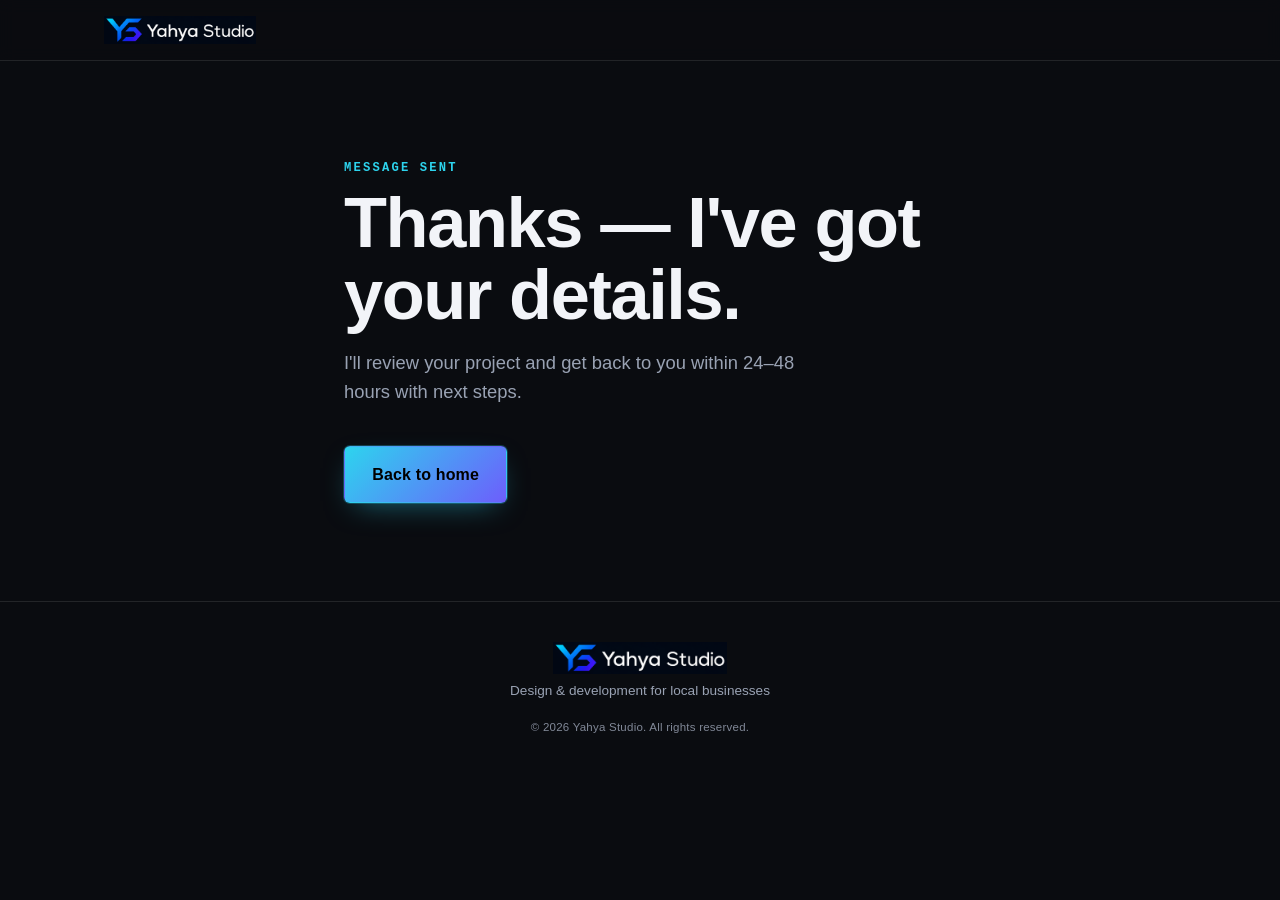
<file: studio/success.html>
<!DOCTYPE html>
<html lang="en">
<head>
  <meta charset="UTF-8" />
  <meta name="viewport" content="width=device-width, initial-scale=1.0" />
  <title>Thank you — Yahya Studio</title>
  <meta name="description" content="Thanks for reaching out to Yahya Studio. I'll review your project details and get back to you soon." />
  <meta name="theme-color" content="#0a0c10" />
  <meta name="robots" content="noindex" />

  <link rel="icon" type="image/png" href="images/yahya-studio-mark.png" />

  <link rel="stylesheet" href="css/style.css" />
</head>
<body>

  <a class="skip-link" href="#main">Skip to main content</a>

  <header class="site-header">
    <div class="container header-bar">
      <a class="brand" href="index.html">
        <img
          class="brand-logo"
          src="images/yahya-studio-logo.png"
          alt="Yahya Studio"
          width="1704"
          height="314"
          loading="eager"
        />
      </a>
    </div>
  </header>

  <main id="main">
    <section class="success-section">
      <div class="container success-content">
        <p class="eyebrow">Message sent</p>
        <h1>Thanks — I've got your details.</h1>
        <p class="hero-lead">I'll review your project and get back to you within 24–48 hours with next steps.</p>

        <div class="hero-actions">
          <a class="btn btn-primary" href="index.html">Back to home</a>
        </div>
      </div>
    </section>
  </main>

  <footer class="site-footer">
    <div class="container footer-content">
      <img
        class="footer-logo"
        src="images/yahya-studio-logo.png"
        alt="Yahya Studio"
        width="1704"
        height="314"
        loading="lazy"
      />
      <p class="footer-tagline">Design &amp; development for local businesses</p>
      <p class="footer-copyright">© 2026 Yahya Studio. All rights reserved.</p>
    </div>
  </footer>

</body>
</html>
</file>
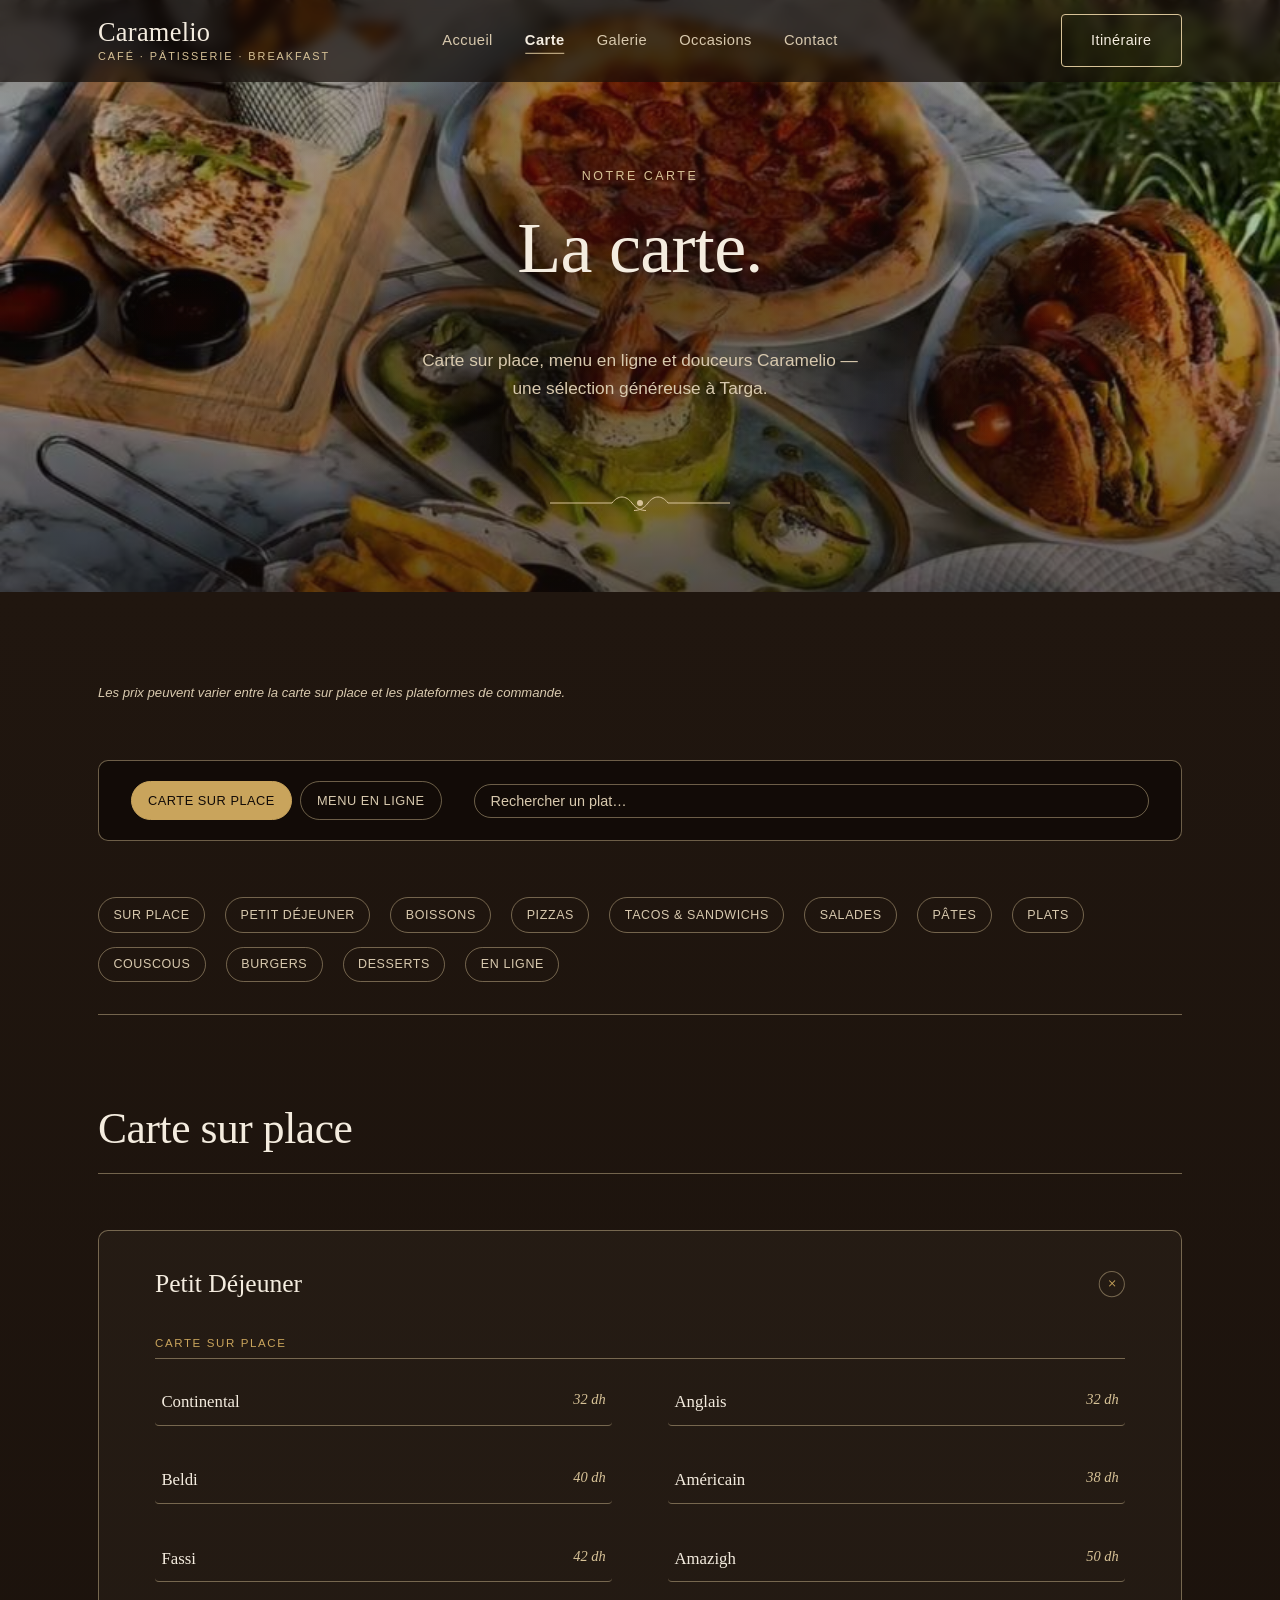
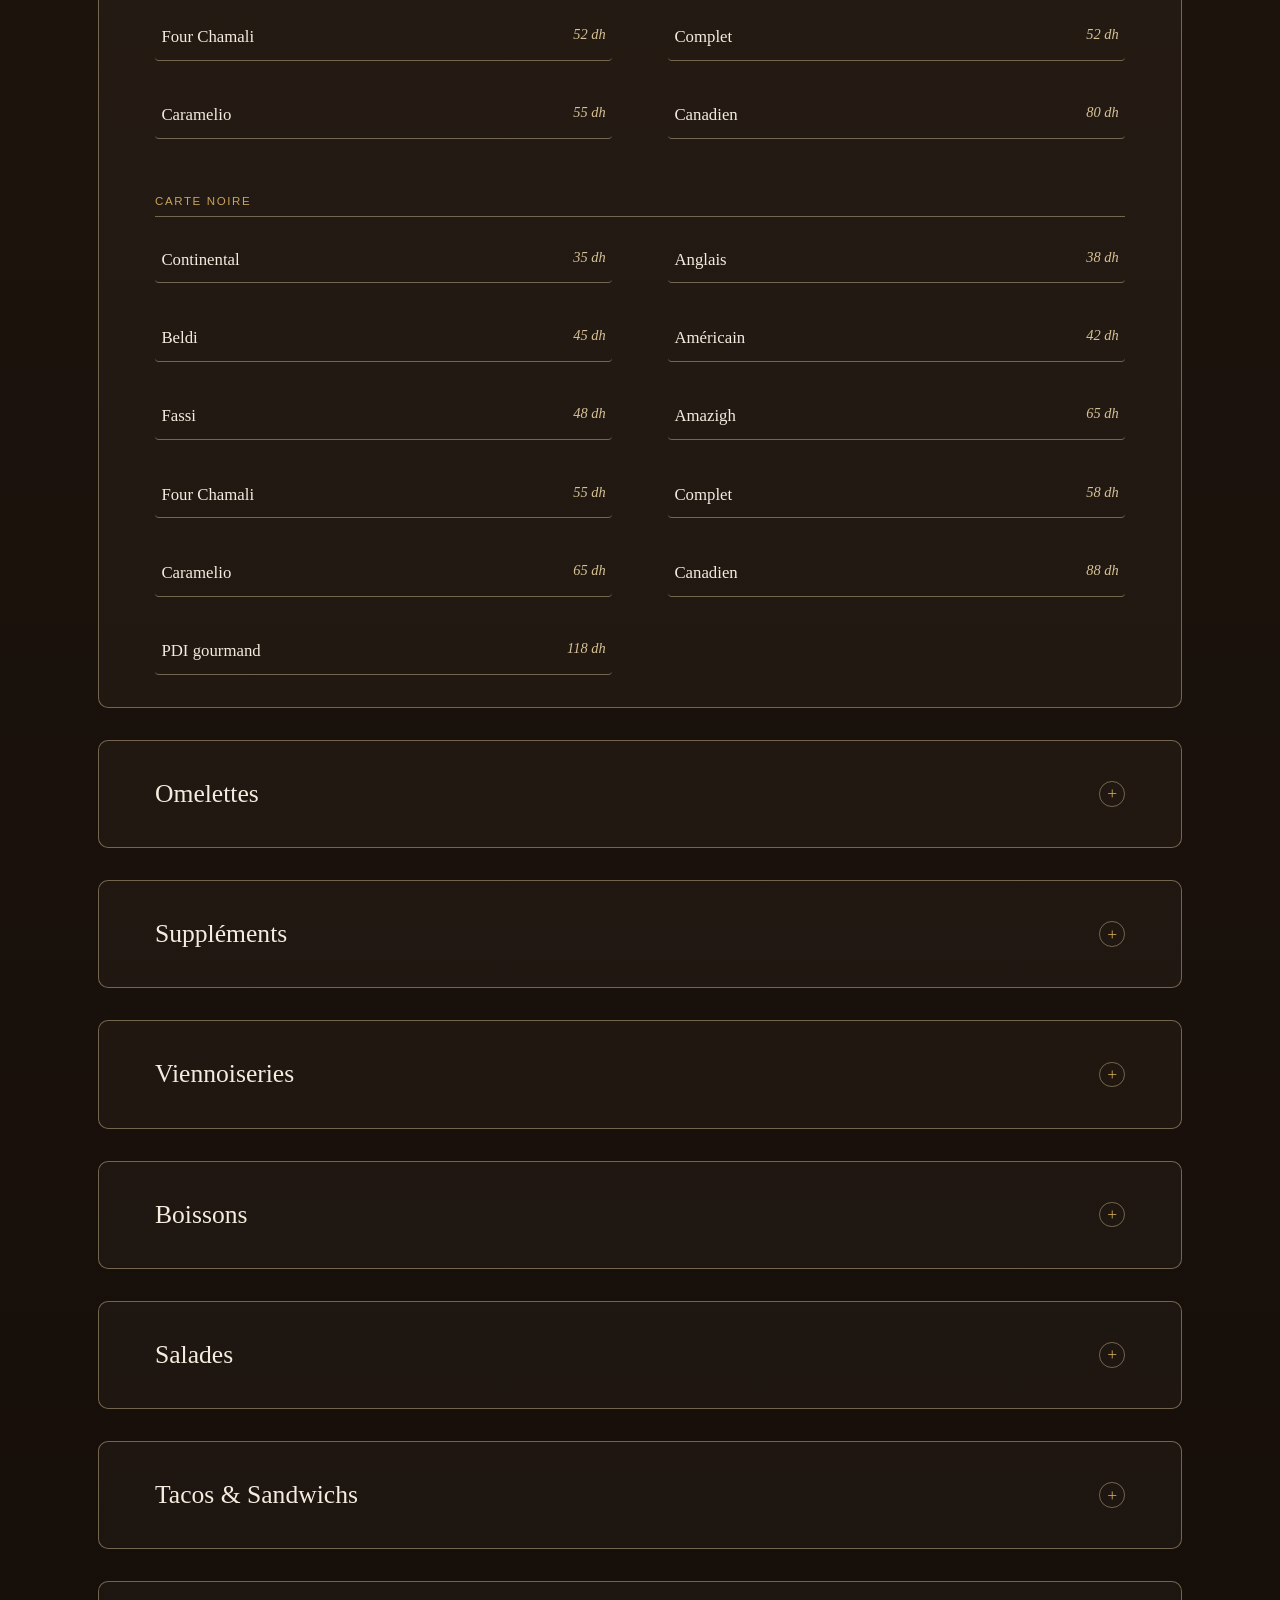
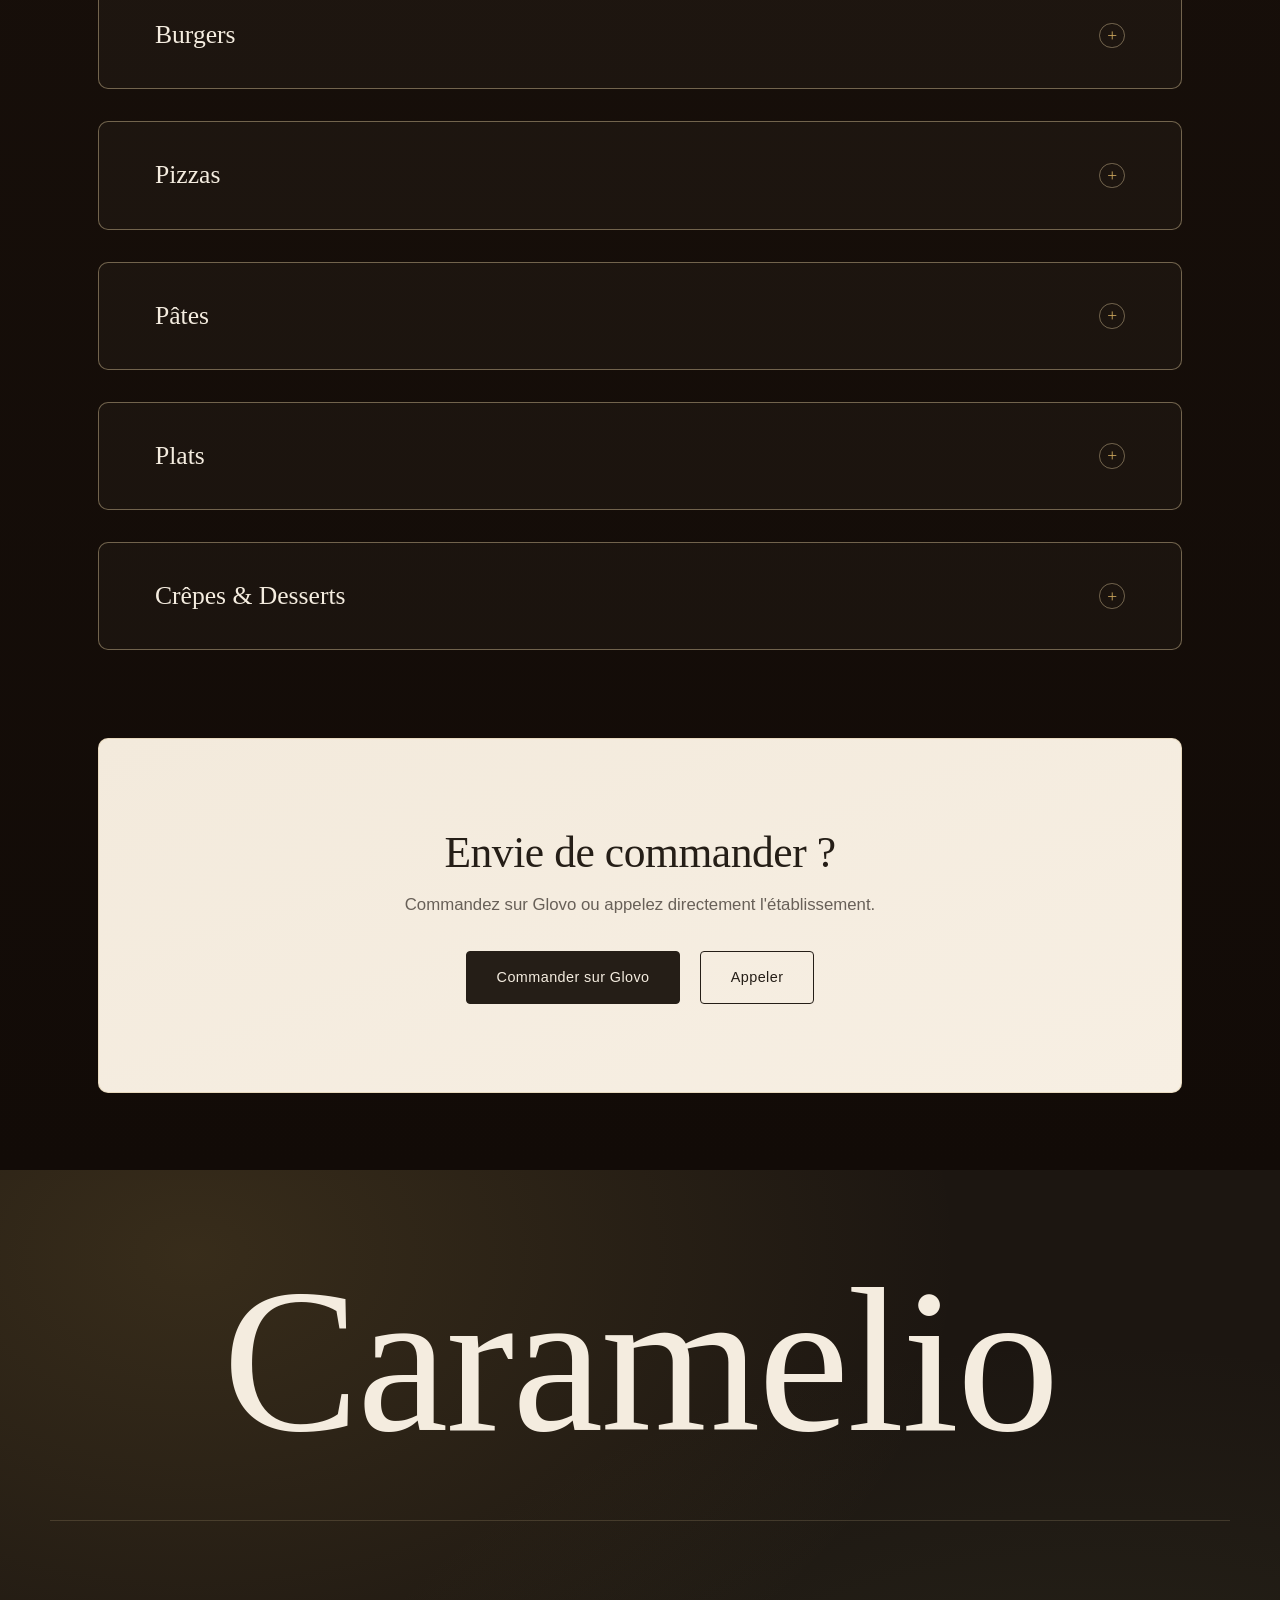
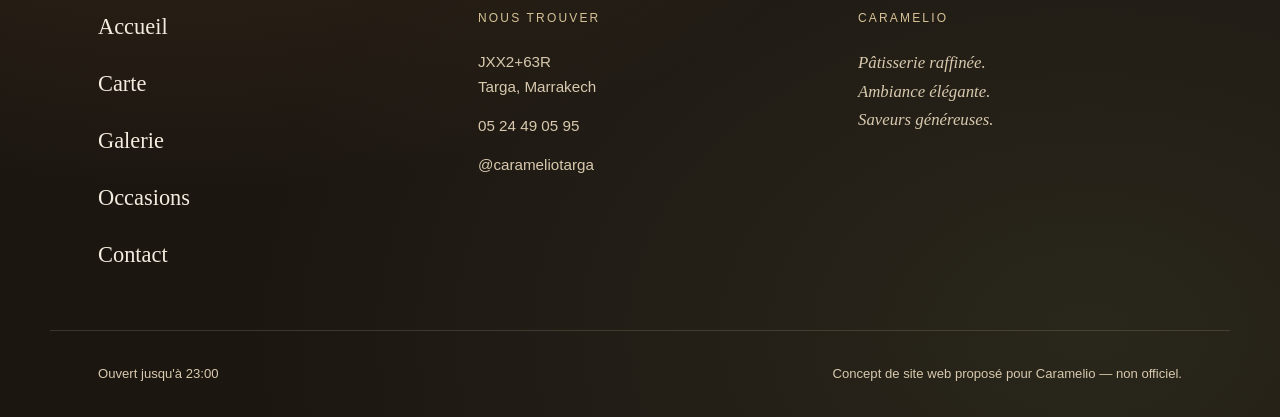
<file: clients/caramelio/carte.html>
<!doctype html>
<html lang="fr">
<head>
  <meta charset="UTF-8" />
  <meta name="viewport" content="width=device-width, initial-scale=1.0" />
  <title>La carte — Caramelio</title>
  <meta name="description" content="Carte complète Caramelio : carte sur place et menu en ligne / livraison — petit-déjeuner, boissons, pizzas, tacos, salades, pâtes, plats, couscous, burgers et desserts. Site concept non officiel." />
  <link rel="stylesheet" href="css/style.css" />
</head>
<body class="carte">
  <a class="skip-link" href="#main">Aller au contenu</a>

  <header class="site-header">
    <div class="container site-header__inner">
      <a class="site-header__brand" href="index.html">
        <span class="site-header__wordmark">Caramelio</span>
        <span class="site-header__subtitle">Café · Pâtisserie · Breakfast</span>
      </a>

      <nav class="site-nav" id="site-nav" aria-label="Navigation principale">
        <ul class="site-nav__list">
          <li><a class="site-nav__link" href="index.html">Accueil</a></li>
          <li><a class="site-nav__link" href="carte.html" aria-current="page">Carte</a></li>
          <li><a class="site-nav__link" href="galerie.html">Galerie</a></li>
          <li><a class="site-nav__link" href="occasions.html">Occasions</a></li>
          <li><a class="site-nav__link" href="contact.html">Contact</a></li>
        </ul>
      </nav>

      <div class="site-header__actions">
        <a class="btn btn-outline-gold" href="contact.html">Itinéraire</a>
      </div>

      <button class="nav-toggle" aria-expanded="false" aria-controls="site-nav" aria-label="Ouvrir/fermer le menu de navigation">
        <span class="nav-toggle__bar"></span>
        <span class="nav-toggle__bar"></span>
        <span class="nav-toggle__bar"></span>
      </button>
    </div>
  </header>

  <main id="main">
    <section class="page-hero">
      <img class="page-hero__photo" src="assets/images/breakfast-table-01.jpg" width="816" height="1280" alt="" aria-hidden="true" />
      <div class="page-hero__bg" aria-hidden="true"></div>
      <div class="page-hero__scrim" aria-hidden="true"></div>
      <div class="container">
        <p class="page-hero__eyebrow">Notre carte</p>
        <h1 class="page-hero__title">La carte.</h1>
        <p class="page-hero__subtitle">Carte sur place, menu en ligne et douceurs Caramelio — une sélection généreuse à Targa.</p>
        <div class="page-hero__ornament" aria-hidden="true">
          <svg class="ornament-mark" width="180" height="24" viewBox="0 0 180 24" fill="none" xmlns="http://www.w3.org/2000/svg">
            <path d="M0 12 H62" stroke="currentColor" stroke-width="1" />
            <path d="M62 12 C68 4, 76 4, 82 12 C86 17.5, 91 19.5, 96 19.5" stroke="currentColor" stroke-width="1" fill="none" />
            <path d="M84 19.5 C89 19.5, 94 17.5, 98 12 C104 4, 112 4, 118 12" stroke="currentColor" stroke-width="1" fill="none" />
            <circle cx="90" cy="12" r="3" fill="currentColor" />
            <path d="M118 12 H180" stroke="currentColor" stroke-width="1" />
          </svg>
        </div>
      </div>
    </section>

    <section class="section section--dark menu-page">
      <div class="container">
        <p class="section-note">Les prix peuvent varier entre la carte sur place et les plateformes de commande.</p>

        <div class="menu-controls">
          <div class="menu-controls__toggles">
            <button type="button" class="menu-toggle is-active" data-menu-toggle="sur-place">Carte sur place</button>
            <button type="button" class="menu-toggle" data-menu-toggle="en-ligne">Menu en ligne</button>
          </div>
          <div class="menu-controls__search">
            <input type="search" id="menu-search" class="menu-search" placeholder="Rechercher un plat…" aria-label="Rechercher un plat" />
          </div>
        </div>

        <nav class="menu-nav" aria-label="Catégories de la carte">
          <a href="#sur-place">Sur place</a>
          <a href="#petit-dejeuner">Petit Déjeuner</a>
          <a href="#boissons">Boissons</a>
          <a href="#pizzas-sur-place">Pizzas</a>
          <a href="#tacos-sandwichs">Tacos &amp; Sandwichs</a>
          <a href="#salades">Salades</a>
          <a href="#pates-sur-place">Pâtes</a>
          <a href="#plats">Plats</a>
          <a href="#couscous">Couscous</a>
          <a href="#burgers">Burgers</a>
          <a href="#desserts">Desserts</a>
          <a href="#en-ligne">En ligne</a>
        </nav>

        <div class="menu-part" data-menu-part="sur-place" id="part-sur-place">
        <h2 class="menu-section-heading section-title" id="sur-place">Carte sur place</h2>

        <details class="menu-group" id="petit-dejeuner" open>
          <summary><span>Petit Déjeuner</span><span class="menu-group__icon" aria-hidden="true">+</span></summary>
          <div class="menu-group__body">
            <h3 class="menu-subheading">Carte sur place</h3>
            <div class="menu-items">
              <div class="menu-item"><span class="menu-item__name">Continental</span><span class="menu-item__price">32 dh</span></div>
              <div class="menu-item"><span class="menu-item__name">Anglais</span><span class="menu-item__price">32 dh</span></div>
              <div class="menu-item"><span class="menu-item__name">Beldi</span><span class="menu-item__price">40 dh</span></div>
              <div class="menu-item"><span class="menu-item__name">Américain</span><span class="menu-item__price">38 dh</span></div>
              <div class="menu-item"><span class="menu-item__name">Fassi</span><span class="menu-item__price">42 dh</span></div>
              <div class="menu-item"><span class="menu-item__name">Amazigh</span><span class="menu-item__price">50 dh</span></div>
              <div class="menu-item"><span class="menu-item__name">Four Chamali</span><span class="menu-item__price">52 dh</span></div>
              <div class="menu-item"><span class="menu-item__name">Complet</span><span class="menu-item__price">52 dh</span></div>
              <div class="menu-item"><span class="menu-item__name">Caramelio</span><span class="menu-item__price">55 dh</span></div>
              <div class="menu-item"><span class="menu-item__name">Canadien</span><span class="menu-item__price">80 dh</span></div>
            </div>
            <h3 class="menu-subheading">Carte noire</h3>
            <div class="menu-items">
              <div class="menu-item"><span class="menu-item__name">Continental</span><span class="menu-item__price">35 dh</span></div>
              <div class="menu-item"><span class="menu-item__name">Anglais</span><span class="menu-item__price">38 dh</span></div>
              <div class="menu-item"><span class="menu-item__name">Beldi</span><span class="menu-item__price">45 dh</span></div>
              <div class="menu-item"><span class="menu-item__name">Américain</span><span class="menu-item__price">42 dh</span></div>
              <div class="menu-item"><span class="menu-item__name">Fassi</span><span class="menu-item__price">48 dh</span></div>
              <div class="menu-item"><span class="menu-item__name">Amazigh</span><span class="menu-item__price">65 dh</span></div>
              <div class="menu-item"><span class="menu-item__name">Four Chamali</span><span class="menu-item__price">55 dh</span></div>
              <div class="menu-item"><span class="menu-item__name">Complet</span><span class="menu-item__price">58 dh</span></div>
              <div class="menu-item"><span class="menu-item__name">Caramelio</span><span class="menu-item__price">65 dh</span></div>
              <div class="menu-item"><span class="menu-item__name">Canadien</span><span class="menu-item__price">88 dh</span></div>
              <div class="menu-item"><span class="menu-item__name">PDI gourmand</span><span class="menu-item__price">118 dh</span></div>
            </div>
          </div>
        </details>

        <details class="menu-group" id="omelettes">
          <summary><span>Omelettes</span><span class="menu-group__icon" aria-hidden="true">+</span></summary>
          <div class="menu-group__body">
            <h3 class="menu-subheading">Carte sur place</h3>
            <div class="menu-items">
              <div class="menu-item"><span class="menu-item__name">Omelette nature</span><span class="menu-item__price">17 dh</span></div>
              <div class="menu-item"><span class="menu-item__name">Omelette aux champignons</span><span class="menu-item__price">22 dh</span></div>
              <div class="menu-item"><span class="menu-item__name">Omelette fromage</span><span class="menu-item__price">24 dh</span></div>
              <div class="menu-item"><span class="menu-item__name">Omelette jambon</span><span class="menu-item__price">25 dh</span></div>
              <div class="menu-item"><span class="menu-item__name">Omelette khlii</span><span class="menu-item__price">26 dh</span></div>
              <div class="menu-item"><span class="menu-item__name">Omelette aux crevettes</span><span class="menu-item__price">29 dh</span></div>
            </div>
            <h3 class="menu-subheading">À la carte</h3>
            <div class="menu-items">
              <div class="menu-item"><span class="menu-item__name">Omelette nature</span><span class="menu-item__price">20 dh</span></div>
              <div class="menu-item"><span class="menu-item__name">Omelette aux crevettes</span><span class="menu-item__price">30 dh</span></div>
              <div class="menu-item"><span class="menu-item__name">Omelette au fruit de mer</span><span class="menu-item__price">40 dh</span></div>
              <div class="menu-item"><span class="menu-item__name">Omelette sauce tomate</span><span class="menu-item__price">22 dh</span></div>
              <div class="menu-item"><span class="menu-item__name">Omelette aux champignons</span><span class="menu-item__price">25 dh</span></div>
              <div class="menu-item"><span class="menu-item__name">Omelette jambon</span><span class="menu-item__price">25 dh</span></div>
              <div class="menu-item"><span class="menu-item__name">Omelette au fromage</span><span class="menu-item__price">25 dh</span></div>
              <div class="menu-item"><span class="menu-item__name">Omelette Espagnole</span><span class="menu-item__price">22 dh</span></div>
              <div class="menu-item"><span class="menu-item__name">Omelette Khlii</span><span class="menu-item__price">26 dh</span></div>
            </div>
          </div>
        </details>

        <details class="menu-group" id="supplements">
          <summary><span>Suppléments</span><span class="menu-group__icon" aria-hidden="true">+</span></summary>
          <div class="menu-group__body">
            <div class="menu-items">
              <div class="menu-item"><span class="menu-item__name">Msemen</span><span class="menu-item__price">7 dh</span></div>
              <div class="menu-item"><span class="menu-item__name">Harcha</span><span class="menu-item__price">7 dh</span></div>
              <div class="menu-item"><span class="menu-item__name">Jben</span><span class="menu-item__price">5 dh</span></div>
              <div class="menu-item"><span class="menu-item__name">Amlou</span><span class="menu-item__price">13 dh</span></div>
              <div class="menu-item"><span class="menu-item__name">Yaourt</span><span class="menu-item__price">10 dh</span></div>
              <div class="menu-item"><span class="menu-item__name">Beurre</span><span class="menu-item__price">5 dh</span></div>
              <div class="menu-item"><span class="menu-item__name">Argan</span><span class="menu-item__price">22 dh</span></div>
              <div class="menu-item"><span class="menu-item__name">Miel</span><span class="menu-item__price">6 dh</span></div>
              <div class="menu-item"><span class="menu-item__name">Huile d'olive</span><span class="menu-item__price">7 dh</span></div>
              <div class="menu-item"><span class="menu-item__name">Olives noires</span><span class="menu-item__price">5 dh</span></div>
              <div class="menu-item"><span class="menu-item__name">Confiture</span><span class="menu-item__price">6 dh</span></div>
            </div>
          </div>
        </details>

        <details class="menu-group" id="viennoiseries">
          <summary><span>Viennoiseries</span><span class="menu-group__icon" aria-hidden="true">+</span></summary>
          <div class="menu-group__body">
            <div class="menu-items">
              <div class="menu-item"><span class="menu-item__name">Croissant simple</span><span class="menu-item__price">6 dh</span></div>
              <div class="menu-item"><span class="menu-item__name">Pain au chocolat</span><span class="menu-item__price">8 dh</span></div>
              <div class="menu-item"><span class="menu-item__name">Croissant fourré</span><span class="menu-item__price">8 dh</span></div>
              <div class="menu-item"><span class="menu-item__name">Schneck / pain aux raisins</span><span class="menu-item__price">7 dh</span></div>
              <div class="menu-item"><span class="menu-item__name">Croissant crème d'amande</span><span class="menu-item__price">9 dh</span></div>
              <div class="menu-item"><span class="menu-item__name">Chausson</span><span class="menu-item__price">12 dh</span></div>
              <div class="menu-item"><span class="menu-item__name">Harcha farci</span><span class="menu-item__price">12 dh</span></div>
              <div class="menu-item"><span class="menu-item__name">Msemmen farci</span><span class="menu-item__price">15 dh</span></div>
              <div class="menu-item"><span class="menu-item__name">Toast au fromage</span><span class="menu-item__price">12 dh</span></div>
              <div class="menu-item"><span class="menu-item__name">Pain farci</span><span class="menu-item__price">13 dh</span></div>
              <div class="menu-item"><span class="menu-item__name">Pizza Marocaine</span><span class="menu-item__price">15 dh</span></div>
            </div>
          </div>
        </details>

        <details class="menu-group" id="boissons">
          <summary><span>Boissons</span><span class="menu-group__icon" aria-hidden="true">+</span></summary>
          <div class="menu-group__body">
            <h3 class="menu-subheading">Boissons chaudes — ancienne carte</h3>
            <div class="menu-items">
              <div class="menu-item"><span class="menu-item__name">Espresso</span><span class="menu-item__price">15 dh</span></div>
              <div class="menu-item"><span class="menu-item__name">Allongé</span><span class="menu-item__price">18 dh</span></div>
              <div class="menu-item"><span class="menu-item__name">Café crème</span><span class="menu-item__price">18 dh</span></div>
              <div class="menu-item"><span class="menu-item__name">Lait chaud</span><span class="menu-item__price">12 dh</span></div>
              <div class="menu-item"><span class="menu-item__name">Cappuccino</span><span class="menu-item__price">22 dh</span></div>
              <div class="menu-item"><div><span class="menu-item__name">Cappuccino Hills Bros</span><span class="menu-item__desc">Vanille, chocolat cookies, noisettes, caramel</span></div><span class="menu-item__price">27 dh</span></div>
              <div class="menu-item"><span class="menu-item__name">Nespresso</span><span class="menu-item__price">20 dh</span></div>
              <div class="menu-item"><span class="menu-item__name">Nespresso au lait</span><span class="menu-item__price">25 dh</span></div>
              <div class="menu-item"><span class="menu-item__name">Chocolat au lait</span><span class="menu-item__price">20 dh</span></div>
              <div class="menu-item"><span class="menu-item__name">Chocolat à l'ancienne</span><span class="menu-item__price">27 dh</span></div>
              <div class="menu-item"><span class="menu-item__name">Mezzo Mezzo</span><span class="menu-item__price">32 dh</span></div>
              <div class="menu-item"><span class="menu-item__name">Thé à la menthe</span><span class="menu-item__price">15 dh</span></div>
              <div class="menu-item"><span class="menu-item__name">Thé noir</span><span class="menu-item__price">15 dh</span></div>
              <div class="menu-item"><span class="menu-item__name">Thé noir au lait</span><span class="menu-item__price">18 dh</span></div>
              <div class="menu-item"><div><span class="menu-item__name">Thés aromatisés</span><span class="menu-item__desc">Vanille, pêche, camomille, jasmin</span></div><span class="menu-item__price">18 dh</span></div>
              <div class="menu-item"><span class="menu-item__name">Verveine</span><span class="menu-item__price">15 dh</span></div>
              <div class="menu-item"><span class="menu-item__name">Verveine au lait</span><span class="menu-item__price">18 dh</span></div>
            </div>
            <h3 class="menu-subheading">Boissons chaudes — carte récente</h3>
            <div class="menu-items">
              <div class="menu-item"><span class="menu-item__name">Espresso</span><span class="menu-item__price">20 dh</span></div>
              <div class="menu-item"><span class="menu-item__name">Nespresso</span><span class="menu-item__price">24 dh</span></div>
              <div class="menu-item"><span class="menu-item__name">Double espresso</span><span class="menu-item__price">26 dh</span></div>
              <div class="menu-item"><span class="menu-item__name">Américain</span><span class="menu-item__price">20 dh</span></div>
              <div class="menu-item"><span class="menu-item__name">Moitié Moitié</span><span class="menu-item__price">22 dh</span></div>
              <div class="menu-item"><span class="menu-item__name">Nespresso au lait</span><span class="menu-item__price">24 dh</span></div>
              <div class="menu-item"><span class="menu-item__name">Café crème</span><span class="menu-item__price">22 dh</span></div>
              <div class="menu-item"><span class="menu-item__name">Cappuccino</span><span class="menu-item__price">24 dh</span></div>
              <div class="menu-item"><span class="menu-item__name">Cappuccino Viennois</span><span class="menu-item__price">27 dh</span></div>
              <div class="menu-item"><span class="menu-item__name">Lait chaud ou froid</span><span class="menu-item__price">17 dh</span></div>
              <div class="menu-item"><span class="menu-item__name">Chocolat chaud</span><span class="menu-item__price">22 dh</span></div>
              <div class="menu-item"><span class="menu-item__name">Chocolat à l'ancienne</span><span class="menu-item__price">32 dh</span></div>
              <div class="menu-item"><div><span class="menu-item__name">Latte macchiato aromatisé</span><span class="menu-item__desc">Vanille, caramel, noisette</span></div><span class="menu-item__price">28 dh</span></div>
              <div class="menu-item"><span class="menu-item__name">Thé à la menthe</span><span class="menu-item__price">18 dh</span></div>
              <div class="menu-item"><span class="menu-item__name">Thé spécial</span><span class="menu-item__price">19 dh</span></div>
              <div class="menu-item"><span class="menu-item__name">Verveine au choix</span><span class="menu-item__price">18 dh</span></div>
              <div class="menu-item"><span class="menu-item__name">Thé noir au choix</span><span class="menu-item__price">18 dh</span></div>
            </div>
            <h3 class="menu-subheading">Boissons fraîches</h3>
            <div class="menu-items">
              <div class="menu-item"><div><span class="menu-item__name">Thé glacé</span><span class="menu-item__desc">Pêche ou citron</span></div><span class="menu-item__price">18 dh</span></div>
              <div class="menu-item"><span class="menu-item__name">Frappuccino noisette</span><span class="menu-item__price">25 dh</span></div>
              <div class="menu-item"><span class="menu-item__name">Frappuccino chocolat cookies</span><span class="menu-item__price">25 dh</span></div>
              <div class="menu-item"><span class="menu-item__name">Frappuccino vanille</span><span class="menu-item__price">25 dh</span></div>
              <div class="menu-item"><span class="menu-item__name">Piña colada</span><span class="menu-item__price">30 dh</span></div>
              <div class="menu-item"><span class="menu-item__name">Oreo Latte</span><span class="menu-item__price">38 dh</span></div>
              <div class="menu-item"><span class="menu-item__name">Virgin mojito</span><span class="menu-item__price">38 dh</span></div>
              <div class="menu-item"><span class="menu-item__name">Eau minérale 1,5L</span><span class="menu-item__price">15 dh</span></div>
              <div class="menu-item"><span class="menu-item__name">Eau minérale 0,5L</span><span class="menu-item__price">11 dh</span></div>
              <div class="menu-item"><span class="menu-item__name">Eau gazeuse 1L</span><span class="menu-item__price">15 dh</span></div>
              <div class="menu-item"><span class="menu-item__name">Eau gazeuse 0,5L</span><span class="menu-item__price">13 dh</span></div>
              <div class="menu-item"><span class="menu-item__name">Soda</span><span class="menu-item__price">15 dh</span></div>
              <div class="menu-item"><span class="menu-item__name">Lait froid</span><span class="menu-item__price">10 dh</span></div>
            </div>
          </div>
        </details>

        <details class="menu-group" id="salades">
          <summary><span>Salades</span><span class="menu-group__icon" aria-hidden="true">+</span></summary>
          <div class="menu-group__body">
            <div class="menu-items">
              <div class="menu-item"><span class="menu-item__name">César Pollo</span><span class="menu-item__price">50 dh</span></div>
              <div class="menu-item"><span class="menu-item__name">Avocat aux crevettes</span><span class="menu-item__price">60 dh</span></div>
              <div class="menu-item"><span class="menu-item__name">Salade marocaine</span><span class="menu-item__price">45 dh</span></div>
              <div class="menu-item"><span class="menu-item__name">Niçoise</span><span class="menu-item__price">50 dh</span></div>
              <div class="menu-item"><span class="menu-item__name">Salade pêcheur</span><span class="menu-item__price">80 dh</span></div>
              <div class="menu-item"><span class="menu-item__name">Salade mexicaine</span><span class="menu-item__price">70 dh</span></div>
            </div>
          </div>
        </details>

        <details class="menu-group" id="tacos-sandwichs">
          <summary><span>Tacos &amp; Sandwichs</span><span class="menu-group__icon" aria-hidden="true">+</span></summary>
          <div class="menu-group__body">
            <h3 class="menu-subheading">Tacos</h3>
            <div class="menu-items">
              <div class="menu-item"><span class="menu-item__name">Tacos poulet</span><span class="menu-item__price">35 dh</span></div>
              <div class="menu-item"><span class="menu-item__name">Tacos viande hachée</span><span class="menu-item__price">38 dh</span></div>
              <div class="menu-item"><span class="menu-item__name">Tacos mixte</span><span class="menu-item__price">45 dh</span></div>
              <div class="menu-item"><span class="menu-item__name">Tacos Cordon Bleu</span><span class="menu-item__price">45 dh</span></div>
            </div>
            <h3 class="menu-subheading">Sauces</h3>
            <div class="menu-items">
              <div class="menu-item"><span class="menu-item__name">Sauce algérienne</span></div>
              <div class="menu-item"><span class="menu-item__name">Sauce aux fromages</span></div>
              <div class="menu-item"><span class="menu-item__name">Sauce barbecue</span></div>
              <div class="menu-item"><span class="menu-item__name">Sauce biggy</span></div>
            </div>
            <h3 class="menu-subheading">Sandwichs</h3>
            <div class="menu-items">
              <div class="menu-item"><span class="menu-item__name">Sandwich thon</span><span class="menu-item__price">30 dh</span></div>
              <div class="menu-item"><span class="menu-item__name">Sandwich poulet</span><span class="menu-item__price">33 dh</span></div>
              <div class="menu-item"><span class="menu-item__name">Sandwich viande hachée</span><span class="menu-item__price">35 dh</span></div>
              <div class="menu-item"><span class="menu-item__name">Sandwich crevettes</span><span class="menu-item__price">40 dh</span></div>
              <div class="menu-item"><span class="menu-item__name">Sandwich mixte Caramelio</span><span class="menu-item__price">45 dh</span></div>
              <div class="menu-item"><span class="menu-item__name">Sandwich Caramelio</span><span class="menu-item__price">45 dh</span></div>
            </div>
            <h3 class="menu-subheading">Panini</h3>
            <div class="menu-items">
              <div class="menu-item"><span class="menu-item__name">Panini fromage</span><span class="menu-item__price">30 dh</span></div>
              <div class="menu-item"><span class="menu-item__name">Panini poulet</span><span class="menu-item__price">35 dh</span></div>
              <div class="menu-item"><span class="menu-item__name">Panini thon</span><span class="menu-item__price">35 dh</span></div>
              <div class="menu-item"><span class="menu-item__name">Panini viande hachée</span><span class="menu-item__price">40 dh</span></div>
              <div class="menu-item"><span class="menu-item__name">Panini crevette</span><span class="menu-item__price">43 dh</span></div>
            </div>
          </div>
        </details>

        <details class="menu-group" id="burgers">
          <summary><span>Burgers</span><span class="menu-group__icon" aria-hidden="true">+</span></summary>
          <div class="menu-group__body">
            <h3 class="menu-subheading">Carte sur place</h3>
            <div class="menu-items">
              <div class="menu-item"><span class="menu-item__name">Chicken burger</span><span class="menu-item__price">35 dh</span></div>
              <div class="menu-item"><span class="menu-item__name">Cheese burger</span><span class="menu-item__price">38 dh</span></div>
              <div class="menu-item"><span class="menu-item__name">Burger Américain</span><span class="menu-item__price">50 dh</span></div>
              <div class="menu-item"><div><span class="menu-item__name">Burger Caramelio</span><span class="menu-item__desc">Viande hachée, œuf, laitue, tomate, fromage, cornichon, oignon, jambon de dinde fumée</span></div><span class="menu-item__price">50 dh</span></div>
              <div class="menu-item"><span class="menu-item__name">Double Cheese burger</span><span class="menu-item__price">55 dh</span></div>
            </div>
            <h3 class="menu-subheading">Menu enfant</h3>
            <div class="menu-items">
              <div class="menu-item"><span class="menu-item__name">Kids burger</span><span class="menu-item__price">55 dh</span></div>
              <div class="menu-item"><span class="menu-item__name">Nugget poulet</span><span class="menu-item__price">55 dh</span></div>
            </div>
          </div>
        </details>

        <details class="menu-group" id="pizzas-sur-place">
          <summary><span>Pizzas</span><span class="menu-group__icon" aria-hidden="true">+</span></summary>
          <div class="menu-group__body">
            <div class="menu-items">
              <div class="menu-item"><span class="menu-item__name">Pizza Margherita</span><span class="menu-item__price">35 dh</span></div>
              <div class="menu-item"><span class="menu-item__name">Pizza Végétarienne</span><span class="menu-item__price">40 dh</span></div>
              <div class="menu-item"><span class="menu-item__name">Pizza au poulet</span><span class="menu-item__price">40 dh</span></div>
              <div class="menu-item"><span class="menu-item__name">Pizza au thon</span><span class="menu-item__price">42 dh</span></div>
              <div class="menu-item"><span class="menu-item__name">Pizza Viande Hachée</span><span class="menu-item__price">43 dh</span></div>
              <div class="menu-item"><span class="menu-item__name">Pizza quatre saison</span><span class="menu-item__price">45 dh</span></div>
              <div class="menu-item"><span class="menu-item__name">Pizza quatre fromages</span><span class="menu-item__price">45 dh</span></div>
              <div class="menu-item"><span class="menu-item__name">Pizza Fruit de Mer</span><span class="menu-item__price">48 dh</span></div>
              <div class="menu-item"><span class="menu-item__name">Pizza Caramelio</span><span class="menu-item__price">55 dh</span></div>
              <div class="menu-item"><span class="menu-item__name">Pizza Napolitaine</span><span class="menu-item__price">55 dh</span></div>
            </div>
          </div>
        </details>

        <details class="menu-group" id="pates-sur-place">
          <summary><span>Pâtes</span><span class="menu-group__icon" aria-hidden="true">+</span></summary>
          <div class="menu-group__body">
            <div class="menu-items">
              <div class="menu-item"><span class="menu-item__name">Bolognaise</span><span class="menu-item__price">49 dh</span></div>
              <div class="menu-item"><span class="menu-item__name">Carbonara</span><span class="menu-item__price">55 dh</span></div>
              <div class="menu-item"><span class="menu-item__name">Alfredo</span><span class="menu-item__price">62 dh</span></div>
              <div class="menu-item"><span class="menu-item__name">Fruits de Mer</span><span class="menu-item__price">68 dh</span></div>
              <div class="menu-item"><span class="menu-item__name">Lasagnes bolognaise</span><span class="menu-item__price">60 dh</span></div>
            </div>
          </div>
        </details>

        <details class="menu-group" id="plats">
          <summary><span>Plats</span><span class="menu-group__icon" aria-hidden="true">+</span></summary>
          <div class="menu-group__body">
            <h3 class="menu-subheading">Tajines</h3>
            <div class="menu-items">
              <div class="menu-item"><span class="menu-item__name">Tajine Viande Hachée</span><span class="menu-item__price">30 dh</span></div>
              <div class="menu-item"><span class="menu-item__name">Tajine Poulet au Citron</span><span class="menu-item__price">45 dh</span></div>
              <div class="menu-item"><span class="menu-item__name">Tajine Crevette Pil Pil</span><span class="menu-item__price">48 dh</span></div>
              <div class="menu-item"><span class="menu-item__name">Tajine Crevettes à la Provençale</span><span class="menu-item__price">48 dh</span></div>
            </div>
            <h3 class="menu-subheading">Gratin et lasagne</h3>
            <div class="menu-items">
              <div class="menu-item"><span class="menu-item__name">Gratin Poulet</span><span class="menu-item__price">40 dh</span></div>
              <div class="menu-item"><span class="menu-item__name">Lasagne Bolognaise</span><span class="menu-item__price">45 dh</span></div>
              <div class="menu-item"><span class="menu-item__name">Gratin Fruit de Mer</span><span class="menu-item__price">55 dh</span></div>
            </div>
            <h3 class="menu-subheading">Gratins — autre page</h3>
            <div class="menu-items">
              <div class="menu-item"><span class="menu-item__name">Gratin au poulet</span><span class="menu-item__price">45 dh</span></div>
              <div class="menu-item"><span class="menu-item__name">Gratin au fruit de mer</span><span class="menu-item__price">60 dh</span></div>
            </div>
            <h3 class="menu-subheading">Carte sur place</h3>
            <div class="menu-items">
              <div class="menu-item"><span class="menu-item__name">Brochettes de Merguez</span><span class="menu-item__price">50 dh</span></div>
              <div class="menu-item"><span class="menu-item__name">Brochettes de Poulet</span><span class="menu-item__price">55 dh</span></div>
              <div class="menu-item"><span class="menu-item__name">Escalope de poulet pané</span><span class="menu-item__price">55 dh</span></div>
              <div class="menu-item"><span class="menu-item__name">Brochettes de Bœuf</span><span class="menu-item__price">60 dh</span></div>
              <div class="menu-item"><span class="menu-item__name">Émincé de Poulet à la crème et aux champignons</span><span class="menu-item__price">60 dh</span></div>
              <div class="menu-item"><span class="menu-item__name">Plat de Viande Hachée (300g)</span><span class="menu-item__price">65 dh</span></div>
              <div class="menu-item"><span class="menu-item__name">Suprême de poulet à la Crème</span><span class="menu-item__price">65 dh</span></div>
              <div class="menu-item"><span class="menu-item__name">Côte d'Agneau (300g)</span><span class="menu-item__price">70 dh</span></div>
              <div class="menu-item"><span class="menu-item__name">Émincé de Bœuf à la crème et aux champignons</span><span class="menu-item__price">70 dh</span></div>
              <div class="menu-item"><span class="menu-item__name">Cordon Bleu Poulet</span><span class="menu-item__price">70 dh</span></div>
              <div class="menu-item"><span class="menu-item__name">Entrecôte Grillée</span><span class="menu-item__price">75 dh</span></div>
              <div class="menu-item"><span class="menu-item__name">Filet de Bœuf Sauce Champignon (250g)</span><span class="menu-item__price">75 dh</span></div>
              <div class="menu-item"><span class="menu-item__name">Brochettes Mix</span><span class="menu-item__price">120 dh</span></div>
              <div class="menu-item"><span class="menu-item__name">Émincé de Poulet</span><span class="menu-item__price">80 dh</span></div>
              <div class="menu-item"><span class="menu-item__name">Poulet Grillé</span><span class="menu-item__price">65 dh</span></div>
              <div class="menu-item"><span class="menu-item__name">Filet de Bœuf</span><span class="menu-item__price">85 dh</span></div>
              <div class="menu-item"><span class="menu-item__name">Pavé de Saumon</span><span class="menu-item__price">150 dh</span></div>
              <div class="menu-item"><span class="menu-item__name">Entrecôte</span><span class="menu-item__price">95 dh</span></div>
              <div class="menu-item"><span class="menu-item__name">Suprême de Poulet</span><span class="menu-item__price">65 dh</span></div>
            </div>
            <h3 class="menu-subheading">Traditionnelle</h3>
            <div class="menu-items">
              <div class="menu-item"><span class="menu-item__name">Tajine Poulet Citron</span><span class="menu-item__price">55 dh</span></div>
              <div class="menu-item"><span class="menu-item__name">Tanjia Marrakchia</span><span class="menu-item__price">85 dh</span></div>
            </div>
            <h3 class="menu-subheading">Poissons</h3>
            <div class="menu-items">
              <div class="menu-item"><span class="menu-item__name">Filet de Saint-Pierre grillé</span><span class="menu-item__price">60 dh</span></div>
              <div class="menu-item"><span class="menu-item__name">Filet de Rouget</span><span class="menu-item__price">90 dh</span></div>
              <div class="menu-item"><span class="menu-item__name">Filet de Rascasse</span><span class="menu-item__price">80 dh</span></div>
              <div class="menu-item"><span class="menu-item__name">Pavé de Saumon (250g)</span><span class="menu-item__price">120 dh</span></div>
            </div>
          </div>
        </details>

        <details class="menu-group" id="desserts">
          <summary><span>Crêpes &amp; Desserts</span><span class="menu-group__icon" aria-hidden="true">+</span></summary>
          <div class="menu-group__body">
            <h3 class="menu-subheading">Crêpes salées</h3>
            <div class="menu-items">
              <div class="menu-item"><span class="menu-item__name">Fromage</span><span class="menu-item__price">30 dh</span></div>
              <div class="menu-item"><span class="menu-item__name">Jambon</span><span class="menu-item__price">32 dh</span></div>
              <div class="menu-item"><span class="menu-item__name">Poulet champignons</span><span class="menu-item__price">42 dh</span></div>
              <div class="menu-item"><span class="menu-item__name">Viande hachée</span><span class="menu-item__price">45 dh</span></div>
              <div class="menu-item"><span class="menu-item__name">Saumon fumé</span><span class="menu-item__price">50 dh</span></div>
            </div>
            <h3 class="menu-subheading">Crêpes sucrées</h3>
            <div class="menu-items">
              <div class="menu-item"><span class="menu-item__name">Nutella</span><span class="menu-item__price">35 dh</span></div>
              <div class="menu-item"><span class="menu-item__name">Banane</span><span class="menu-item__price">38 dh</span></div>
              <div class="menu-item"><span class="menu-item__name">Oreo</span><span class="menu-item__price">40 dh</span></div>
              <div class="menu-item"><span class="menu-item__name">Tropical</span><span class="menu-item__price">50 dh</span></div>
              <div class="menu-item"><div><span class="menu-item__name">Praline</span><span class="menu-item__desc">Avec boule de glace</span></div><span class="menu-item__price">60 dh</span></div>
            </div>
            <h3 class="menu-subheading">Pancakes</h3>
            <div class="menu-items">
              <div class="menu-item"><span class="menu-item__name">Nutella</span><span class="menu-item__price">35 dh</span></div>
              <div class="menu-item"><span class="menu-item__name">Banane</span><span class="menu-item__price">38 dh</span></div>
              <div class="menu-item"><span class="menu-item__name">Tropical</span><span class="menu-item__price">40 dh</span></div>
            </div>
          </div>
        </details>

        </div>

        <div class="menu-part" data-menu-part="en-ligne" id="part-en-ligne" hidden>
        <h2 class="menu-section-heading section-title" id="en-ligne">Menu en ligne / Livraison</h2>

        <details class="menu-group" id="tacos-en-ligne">
          <summary><span>Tacos</span><span class="menu-group__icon" aria-hidden="true">+</span></summary>
          <div class="menu-group__body">
            <div class="menu-items">
              <div class="menu-item"><div><span class="menu-item__name">Tacos Poulet</span><span class="menu-item__desc">Servi avec frites</span></div><span class="menu-item__price">58 dh</span></div>
              <div class="menu-item"><div><span class="menu-item__name">Tacos Viande Hachée</span><span class="menu-item__desc">Servi avec frites</span></div><span class="menu-item__price">59 dh</span></div>
              <div class="menu-item"><div><span class="menu-item__name">Tacos Nuggets</span><span class="menu-item__desc">Servi avec frites</span></div><span class="menu-item__price">69 dh</span></div>
              <div class="menu-item"><div><span class="menu-item__name">Tacos Caramelio</span><span class="menu-item__desc">Poulet, viande hachée, nuggets, cordon bleu avec frites</span></div><span class="menu-item__price">75 dh</span></div>
            </div>
          </div>
        </details>

        <details class="menu-group" id="sandwichs-en-ligne">
          <summary><span>Sandwichs</span><span class="menu-group__icon" aria-hidden="true">+</span></summary>
          <div class="menu-group__body">
            <div class="menu-items">
              <div class="menu-item"><div><span class="menu-item__name">Sandwich Poulet</span><span class="menu-item__desc">Avec salade, tomate et frites</span></div><span class="menu-item__price">62 dh</span></div>
              <div class="menu-item"><div><span class="menu-item__name">Caramelio Steak</span><span class="menu-item__desc">Steak haché, jambon, œuf, salade, tomate, oignon</span></div><span class="menu-item__price">71 dh</span></div>
              <div class="menu-item"><div><span class="menu-item__name">Sandwich Viande Hachée</span><span class="menu-item__desc">Avec salade, tomate et frites</span></div><span class="menu-item__price">62 dh</span></div>
              <div class="menu-item"><div><span class="menu-item__name">Sandwich Crespy</span><span class="menu-item__desc">Avec salade, tomate et frites, poulet crispy, jambon</span></div><span class="menu-item__price">58 dh</span></div>
            </div>
          </div>
        </details>

        <details class="menu-group" id="salades-en-ligne">
          <summary><span>Les Salades</span><span class="menu-group__icon" aria-hidden="true">+</span></summary>
          <div class="menu-group__body">
            <div class="menu-items">
              <div class="menu-item"><div><span class="menu-item__name">Salade César</span><span class="menu-item__desc">Salade, tomate, anchois, poulet, croûtons, œufs, fromage parmesan</span></div><span class="menu-item__price">67 dh</span></div>
              <div class="menu-item"><div><span class="menu-item__name">Salade Pêcheur</span><span class="menu-item__desc">Saumon fumé, crevettes, calamars, moules, maïs, mangue, avocat, concombre</span></div><span class="menu-item__price">105 dh</span></div>
              <div class="menu-item"><div><span class="menu-item__name">Salade Niçoise</span><span class="menu-item__desc">Salade romaine, pommes de terre, haricots verts, tomates, oignons, poivrons, riz rouge, maïs, concombre, thon, œufs de caille, olives noires</span></div><span class="menu-item__price">65 dh</span></div>
            </div>
          </div>
        </details>

        <details class="menu-group" id="jus-sodas">
          <summary><span>Jus et sodas</span><span class="menu-group__icon" aria-hidden="true">+</span></summary>
          <div class="menu-group__body">
            <div class="menu-items">
              <div class="menu-item"><span class="menu-item__name">Jus de Fraise</span><span class="menu-item__price">47 dh</span></div>
              <div class="menu-item"><span class="menu-item__name">Jus d'orange</span><span class="menu-item__price">28 dh</span></div>
              <div class="menu-item"><span class="menu-item__name">Jus d'avocat</span><span class="menu-item__price">40 dh</span></div>
              <div class="menu-item"><span class="menu-item__name">Sprite 33cl</span><span class="menu-item__price">20 dh</span></div>
              <div class="menu-item"><span class="menu-item__name">Pom's 33cl</span><span class="menu-item__price">20 dh</span></div>
              <div class="menu-item"><span class="menu-item__name">Jus de Carotte Orange</span><span class="menu-item__price">33 dh</span></div>
              <div class="menu-item"><span class="menu-item__name">Jus de Pomme</span><span class="menu-item__price">33 dh</span></div>
              <div class="menu-item"><span class="menu-item__name">Jus de Mangue</span><span class="menu-item__price">40 dh</span></div>
              <div class="menu-item"><span class="menu-item__name">Hawaï Tropical 33cl</span><span class="menu-item__price">20 dh</span></div>
              <div class="menu-item"><span class="menu-item__name">Coca Cola Zéro 33cl</span><span class="menu-item__price">20 dh</span></div>
              <div class="menu-item"><span class="menu-item__name">Jus de Banane</span><span class="menu-item__price">33 dh</span></div>
              <div class="menu-item"><span class="menu-item__name">Coca Cola Classique 33cl</span><span class="menu-item__price">20 dh</span></div>
              <div class="menu-item"><span class="menu-item__name">Jus d'ananas</span><span class="menu-item__price">47 dh</span></div>
              <div class="menu-item"><span class="menu-item__name">Jus de Citron</span><span class="menu-item__price">33 dh</span></div>
            </div>
          </div>
        </details>

        <details class="menu-group" id="couscous">
          <summary><span>Couscous</span><span class="menu-group__icon" aria-hidden="true">+</span></summary>
          <div class="menu-group__body">
            <div class="menu-items">
              <div class="menu-item"><div><span class="menu-item__name">Couscous Poulet</span><span class="menu-item__desc">Couscous + lben</span></div><span class="menu-item__price">75 dh</span></div>
              <div class="menu-item"><div><span class="menu-item__name">Couscous Végétarien</span><span class="menu-item__desc">Couscous + lben</span></div><span class="menu-item__price">65 dh</span></div>
              <div class="menu-item"><div><span class="menu-item__name">Couscous Viande</span><span class="menu-item__desc">Couscous + lben</span></div><span class="menu-item__price">82 dh</span></div>
            </div>
          </div>
        </details>

        <details class="menu-group" id="quesadilla">
          <summary><span>Quesadilla Mexican</span><span class="menu-group__icon" aria-hidden="true">+</span></summary>
          <div class="menu-group__body">
            <div class="menu-items">
              <div class="menu-item"><div><span class="menu-item__name">Quesadilla Aux Fruit de Mer</span><span class="menu-item__desc">Fruits de mer, fromage, sauce quésadilla, oignons, tomate, poivron, maïs</span></div><span class="menu-item__price">74 dh</span></div>
              <div class="menu-item"><div><span class="menu-item__name">Quesadilla Au Thon</span><span class="menu-item__desc">Thon, fromage, sauce quésadilla, oignons, tomate, poivron, maïs</span></div><span class="menu-item__price">55 dh</span></div>
              <div class="menu-item"><div><span class="menu-item__name">Quesadilla Au Poulet</span><span class="menu-item__desc">Poulet, fromage, sauce quésadilla, oignons, tomate, poivron, maïs</span></div><span class="menu-item__price">59 dh</span></div>
            </div>
          </div>
        </details>

        <details class="menu-group" id="pates-en-ligne">
          <summary><span>Pâtes</span><span class="menu-group__icon" aria-hidden="true">+</span></summary>
          <div class="menu-group__body">
            <div class="menu-items">
              <div class="menu-item"><div><span class="menu-item__name">Pâtes À La Carbonara</span><span class="menu-item__desc">Bacon de bœuf, crème, parmesan</span></div><span class="menu-item__price">67 dh</span></div>
              <div class="menu-item"><div><span class="menu-item__name">Pâtes Fruit De Mer</span><span class="menu-item__desc">Fruits de mer, crème fraîche</span></div><span class="menu-item__price">74 dh</span></div>
              <div class="menu-item"><div><span class="menu-item__name">Pâtes Thon</span><span class="menu-item__desc">Thon, câpres, oignon, crème fraîche, ail</span></div><span class="menu-item__price">81 dh</span></div>
              <div class="menu-item"><div><span class="menu-item__name">Pâtes Bolognaise</span><span class="menu-item__desc">Sauce tomate classique parfumée avec viande hachée</span></div><span class="menu-item__price">60 dh</span></div>
              <div class="menu-item"><div><span class="menu-item__name">Pâtes Poulet</span><span class="menu-item__desc">Crème fraîche, poulet, pesto, basilic, parmesan</span></div><span class="menu-item__price">60 dh</span></div>
            </div>
          </div>
        </details>

        <details class="menu-group" id="plats-en-ligne">
          <summary><span>Les Plats</span><span class="menu-group__icon" aria-hidden="true">+</span></summary>
          <div class="menu-group__body">
            <div class="menu-items">
              <div class="menu-item"><div><span class="menu-item__name">Filet De Bœuf</span><span class="menu-item__desc">Filet bœuf, 2 accompagnements</span></div><span class="menu-item__price">128 dh</span></div>
              <div class="menu-item"><div><span class="menu-item__name">Cordon Bleu</span><span class="menu-item__desc">Cordon bleu, 2 accompagnements</span></div><span class="menu-item__price">99 dh</span></div>
              <div class="menu-item"><div><span class="menu-item__name">Mixte Grille</span><span class="menu-item__desc">Poulet, merguez, côte d'agneau</span></div><span class="menu-item__price">135 dh</span></div>
              <div class="menu-item"><div><span class="menu-item__name">Chicken Parmigiana</span><span class="menu-item__desc">Poulet pané parmigiana, 2 accompagnements</span></div><span class="menu-item__price">89 dh</span></div>
              <div class="menu-item"><div><span class="menu-item__name">Brochettes Mix</span><span class="menu-item__desc">Poulet, agneau, bœuf, merguez, riz, légumes</span></div><span class="menu-item__price">99 dh</span></div>
              <div class="menu-item"><div><span class="menu-item__name">Brochettes De Viande Hachée</span><span class="menu-item__desc">Viande hachée, 2 accompagnements</span></div><span class="menu-item__price">94 dh</span></div>
              <div class="menu-item"><div><span class="menu-item__name">Poulet Grillé</span><span class="menu-item__desc">1/4 poulet grillé, 2 accompagnements</span></div><span class="menu-item__price">99 dh</span></div>
              <div class="menu-item"><div><span class="menu-item__name">Émincé De Poulet</span><span class="menu-item__desc">Poulet, 2 accompagnements</span></div><span class="menu-item__price">89 dh</span></div>
            </div>
          </div>
        </details>

        <details class="menu-group" id="petit-dejeuner-en-ligne">
          <summary><span>Petit Déjeuner</span><span class="menu-group__icon" aria-hidden="true">+</span></summary>
          <div class="menu-group__body">
            <div class="menu-items">
              <div class="menu-item"><div><span class="menu-item__name">Petit Déjeuner EXPRESS</span><span class="menu-item__desc">Panier varié de pain et viennoiseries avec assiette de tartine et corn flakes, boisson chaude, orange ou carotte</span></div><span class="menu-item__price">62 dh</span></div>
              <div class="menu-item"><div><span class="menu-item__name">Petit Déjeuner Beldi</span><span class="menu-item__desc">Msemen, harcha, beghrir, assiette de tartine, œuf dur, corn flakes, yaourt maison, boisson chaude, orange ou carotte</span></div><span class="menu-item__price">76 dh</span></div>
              <div class="menu-item"><div><span class="menu-item__name">Petit Déjeuner Fassi</span><span class="menu-item__desc">Poêle au khliâa, 2 msemen avec assiette de tartine, yaourt maison, boisson chaude, orange ou carotte</span></div><span class="menu-item__price">86 dh</span></div>
              <div class="menu-item"><div><span class="menu-item__name">Petit Déjeuner Chamali</span><span class="menu-item__desc">Omelette avec assiette chamali, avocat, jban, olives, charcuterie, fromage rouge, huile d'olive, boisson chaude, yaourt maison, orange ou carotte</span></div><span class="menu-item__price">93 dh</span></div>
              <div class="menu-item"><div><span class="menu-item__name">Anglais</span><span class="menu-item__desc">Œufs au plat sur toast, jambon, fromage rouge, tomate tartinée avec jben, merguez, potatoes, concombre, salade, olives noires, granola, boisson chaude, jus de fruits frais</span></div><span class="menu-item__price">105 dh</span></div>
            </div>
          </div>
        </details>

        <details class="menu-group" id="boissons-chaudes-en-ligne">
          <summary><span>Boissons Chaudes</span><span class="menu-group__icon" aria-hidden="true">+</span></summary>
          <div class="menu-group__body">
            <div class="menu-items">
              <div class="menu-item"><span class="menu-item__name">Café crème</span><span class="menu-item__price">26 dh</span></div>
              <div class="menu-item"><span class="menu-item__name">Thé à la menthe</span><span class="menu-item__price">24 dh</span></div>
            </div>
          </div>
        </details>

        <details class="menu-group" id="pastitsio">
          <summary><span>Pastitsio</span><span class="menu-group__icon" aria-hidden="true">+</span></summary>
          <div class="menu-group__body">
            <div class="menu-items">
              <div class="menu-item"><div><span class="menu-item__name">Pasticcio Caramelio</span><span class="menu-item__desc">Poulet, cordon bleu, viande hachée</span></div><span class="menu-item__price">85 dh</span></div>
              <div class="menu-item"><div><span class="menu-item__name">Pasticcio Viande Haché</span><span class="menu-item__desc">Crème fraîche, viande hachée, frite, penne, mozzarella</span></div><span class="menu-item__price">65 dh</span></div>
              <div class="menu-item"><div><span class="menu-item__name">Pasticcio Jambon</span><span class="menu-item__desc">Crème fraîche, jambon, frite, penne, mozzarella</span></div><span class="menu-item__price">46 dh</span></div>
              <div class="menu-item"><div><span class="menu-item__name">Pasticcio Poulet</span><span class="menu-item__desc">Crème fraîche, poulet, frite, penne, mozzarella</span></div><span class="menu-item__price">58 dh</span></div>
            </div>
          </div>
        </details>

        <details class="menu-group" id="pizzas-en-ligne">
          <summary><span>Pizzas</span><span class="menu-group__icon" aria-hidden="true">+</span></summary>
          <div class="menu-group__body">
            <div class="menu-items">
              <div class="menu-item"><div><span class="menu-item__name">Pizza Algérienne</span><span class="menu-item__desc">Sauce blanche, sauce algérienne, oignons, kefta</span></div><span class="menu-item__price">79 dh</span></div>
              <div class="menu-item"><div><span class="menu-item__name">Pizza Fruit De Mer</span><span class="menu-item__desc">Sauce tomate mozzarella, fruits de mer, olives noires</span></div><span class="menu-item__price">87 dh</span></div>
              <div class="menu-item"><div><span class="menu-item__name">Pizza Poulet</span><span class="menu-item__desc">Sauce tomate, mozzarella, poulet, champignons</span></div><span class="menu-item__price">76 dh</span></div>
              <div class="menu-item"><div><span class="menu-item__name">Pizza Thon</span><span class="menu-item__desc">Sauce tomate, mozzarella, origan, thon, olives noires</span></div><span class="menu-item__price">69 dh</span></div>
              <div class="menu-item"><div><span class="menu-item__name">Pizza Alfredo</span><span class="menu-item__desc">Sauce blanche, poulet, champignons</span></div><span class="menu-item__price">84 dh</span></div>
              <div class="menu-item"><div><span class="menu-item__name">Pizza Quatre Saisons</span><span class="menu-item__desc">1/4 champignon, 1/4 chicken, 1/4 pêcheur, 1/4 thon</span></div><span class="menu-item__price">80 dh</span></div>
              <div class="menu-item"><div><span class="menu-item__name">Pizza Quatre Fromages</span><span class="menu-item__desc">Sauce tomate, mozzarella, origan, quatre fromages</span></div><span class="menu-item__price">83 dh</span></div>
              <div class="menu-item"><div><span class="menu-item__name">Pizza Margherita</span><span class="menu-item__desc">Sauce tomate, mozzarella, olives noires</span></div><span class="menu-item__price">49 dh</span></div>
              <div class="menu-item"><div><span class="menu-item__name">Pizza Viande Hachée</span><span class="menu-item__desc">Sauce tomate, viande hachée, mozzarella, olives noires</span></div><span class="menu-item__price">78 dh</span></div>
              <div class="menu-item"><div><span class="menu-item__name">Pizza Végétarienne</span><span class="menu-item__desc">Sauce tomate, mozzarella, origan, légumes grillés</span></div><span class="menu-item__price">57 dh</span></div>
            </div>
          </div>
        </details>

        <details class="menu-group" id="burgers-en-ligne">
          <summary><span>Burgers</span><span class="menu-group__icon" aria-hidden="true">+</span></summary>
          <div class="menu-group__body">
            <div class="menu-items">
              <div class="menu-item"><div><span class="menu-item__name">Chicken Burger</span><span class="menu-item__desc">Servi avec frites</span></div><span class="menu-item__price">57 dh</span></div>
              <div class="menu-item"><div><span class="menu-item__name">Double Burger</span><span class="menu-item__desc">Servi avec frites</span></div><span class="menu-item__price">79 dh</span></div>
              <div class="menu-item"><div><span class="menu-item__name">Cheeseburger</span><span class="menu-item__desc">Servi avec frites</span></div><span class="menu-item__price">58 dh</span></div>
            </div>
          </div>
        </details>

        </div>

        <div class="menu-cta">
          <h2 class="section-title">Envie de commander ?</h2>
          <p class="section-subtitle" style="margin-inline:auto;">Commandez sur Glovo ou appelez directement l'établissement.</p>
          <div class="hero__actions" style="justify-content:center; margin-top: var(--space-md);">
            <a class="btn btn-primary" href="#" aria-label="Commander sur Glovo (lien à remplacer par l'URL réelle)">Commander sur Glovo</a>
            <a class="btn btn-outline" href="tel:+212524490595">Appeler</a>
          </div>
        </div>
      </div>
    </section>
  </main>

  <footer class="site-footer">
    <div class="site-footer__bg" aria-hidden="true"></div>

    <div class="container site-footer__giant-wrap">
      <span class="site-footer__giant">Caramelio</span>
    </div>

    <div class="container site-footer__cols">
      <div class="site-footer__col">
        <ul class="site-footer__nav-list">
          <li><a href="index.html">Accueil</a></li>
          <li><a href="carte.html">Carte</a></li>
          <li><a href="galerie.html">Galerie</a></li>
          <li><a href="occasions.html">Occasions</a></li>
          <li><a href="contact.html">Contact</a></li>
        </ul>
      </div>

      <div class="site-footer__col">
        <p class="site-footer__heading">Nous trouver</p>
        <address class="site-footer__address">JXX2+63R<br />Targa, Marrakech</address>
        <a class="site-footer__phone" href="tel:+212524490595">05 24 49 05 95</a>
        <a class="site-footer__insta" href="https://www.instagram.com/carameliotarga/?hl=fr" target="_blank" rel="noopener noreferrer">@carameliotarga</a>
      </div>

      <div class="site-footer__col">
        <p class="site-footer__heading">Caramelio</p>
        <p class="site-footer__editorial">Pâtisserie raffinée.<br />Ambiance élégante.<br />Saveurs généreuses.</p>
      </div>
    </div>

    <div class="container site-footer__bottom-row">
      <span>Ouvert jusqu'à 23:00</span>
      <span>Concept de site web proposé pour Caramelio — non officiel.</span>
    </div>
  </footer>

  <script src="js/script.js"></script>
</body>
</html>
</file>
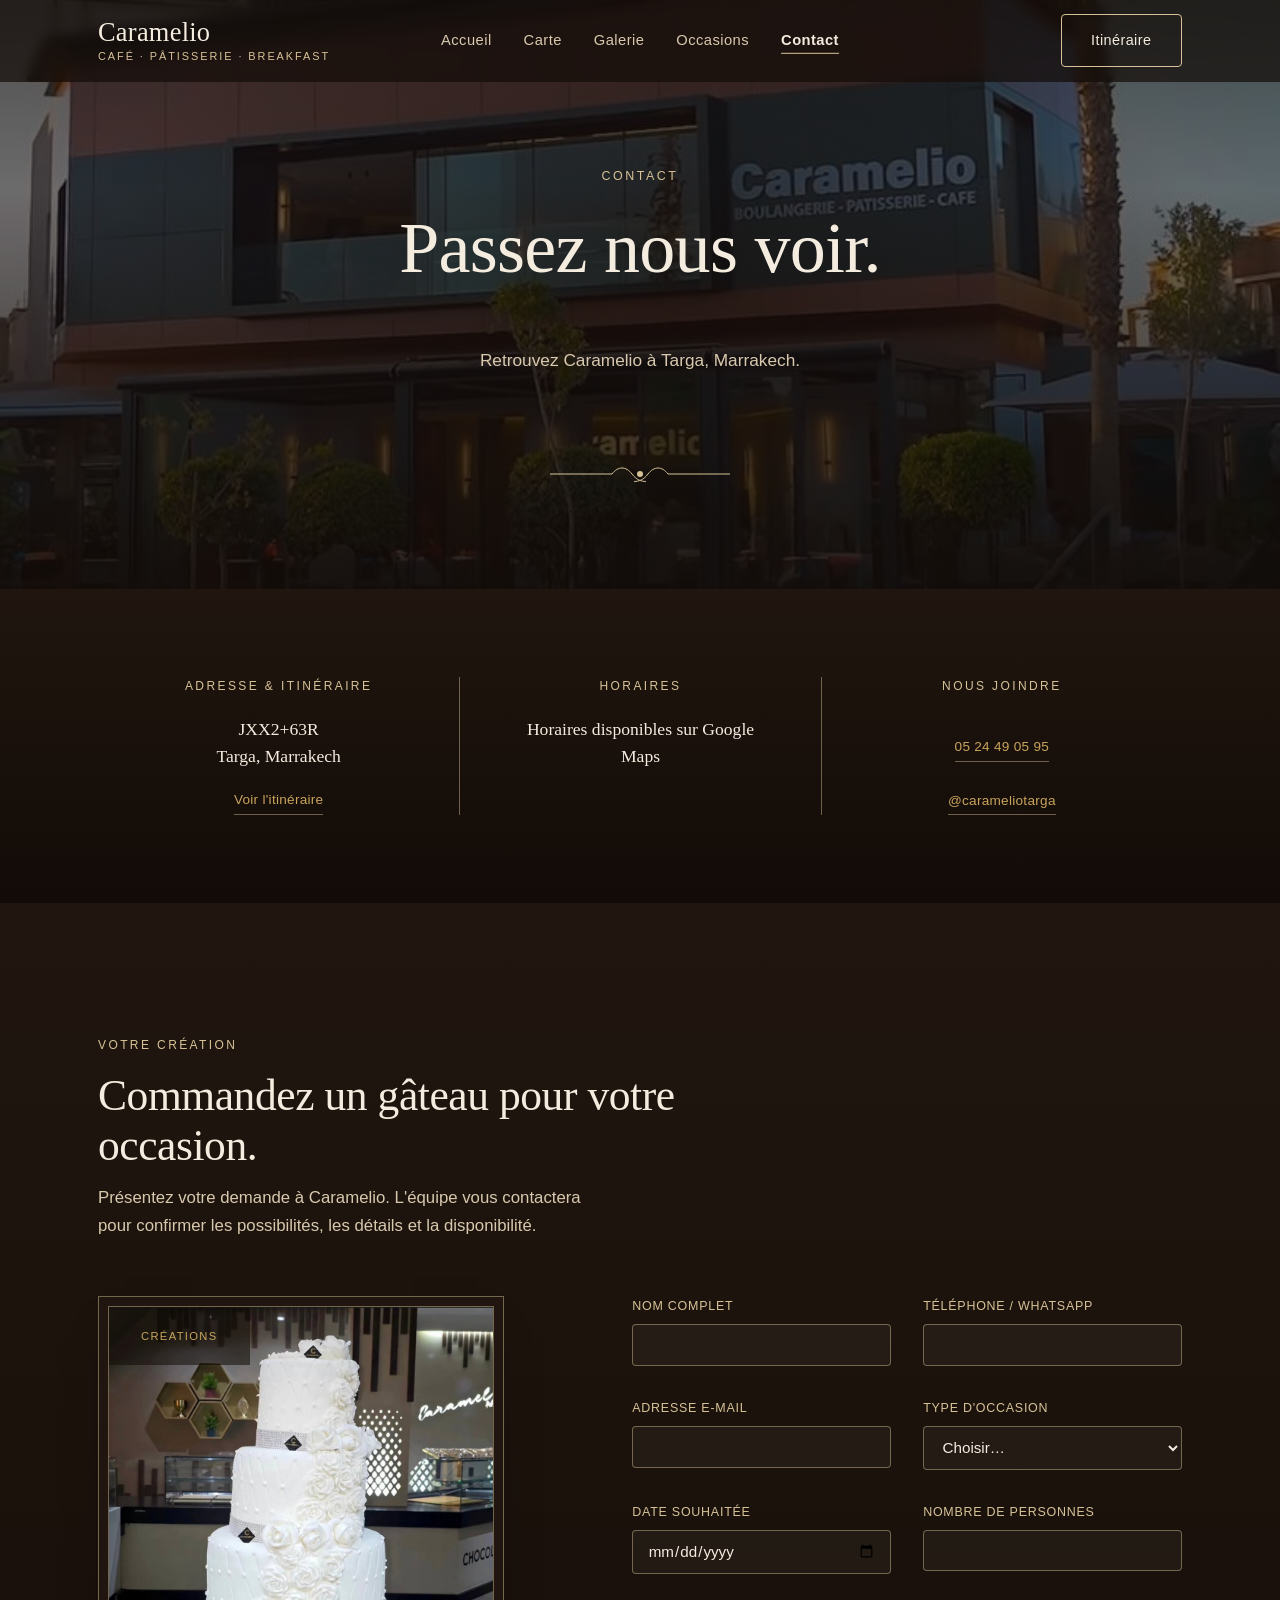
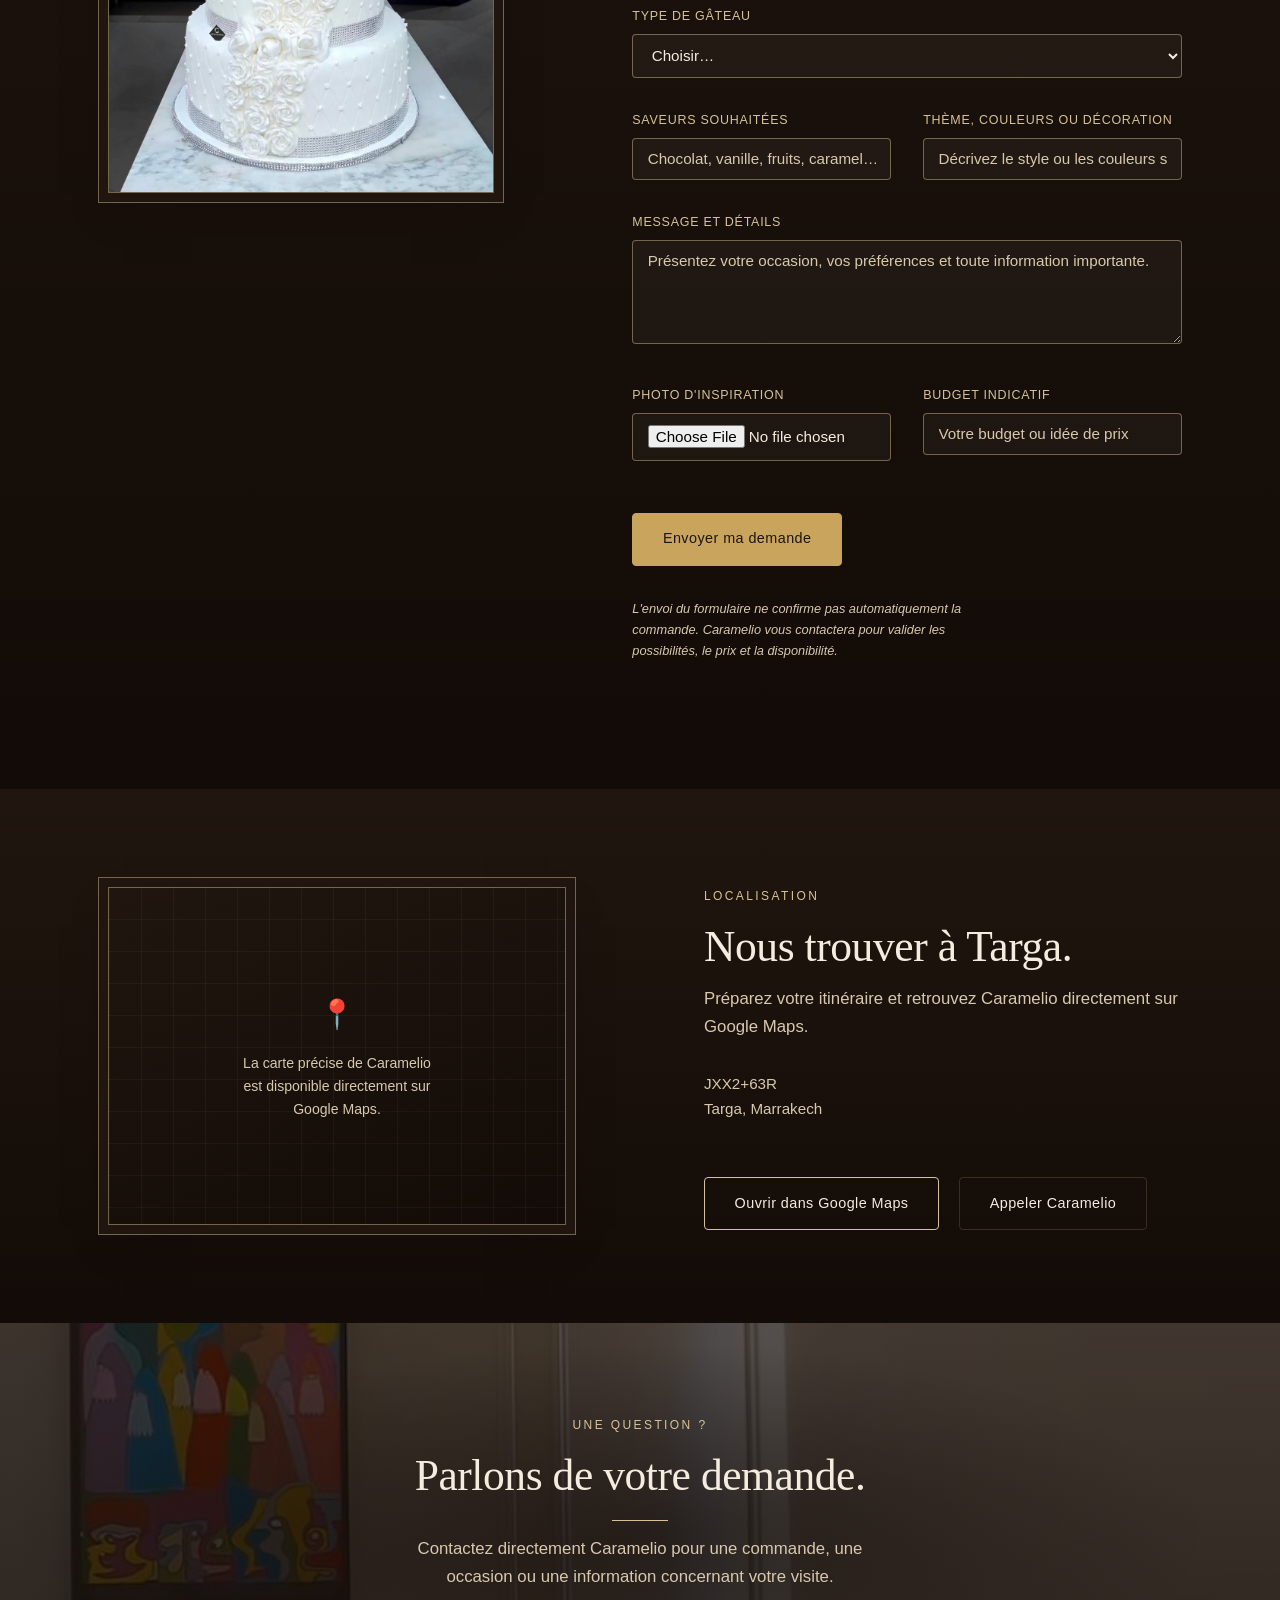
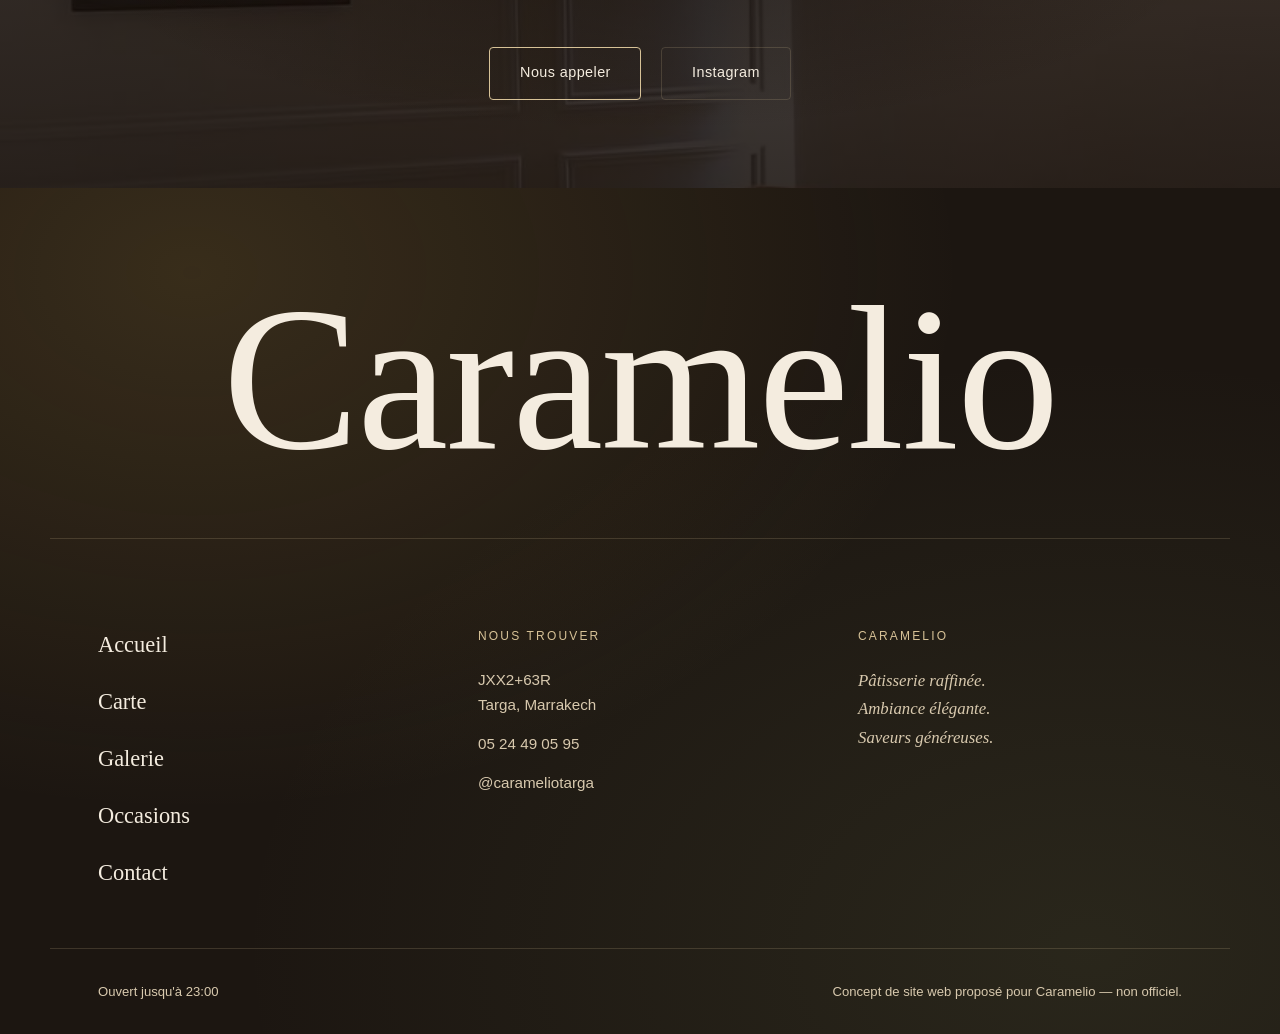
<file: clients/caramelio/contact.html>
<!doctype html>
<html lang="fr">
<head>
  <meta charset="UTF-8" />
  <meta name="viewport" content="width=device-width, initial-scale=1.0" />
  <title>Contact — Caramelio</title>
  <meta name="description" content="Contactez Caramelio à Targa, Marrakech : adresse, itinéraire, téléphone et demande de gâteau sur mesure pour votre occasion. Site concept non officiel." />
  <link rel="stylesheet" href="css/style.css" />
</head>
<body class="contact">
  <a class="skip-link" href="#main">Aller au contenu</a>

  <header class="site-header">
    <div class="container site-header__inner">
      <a class="site-header__brand" href="index.html">
        <span class="site-header__wordmark">Caramelio</span>
        <span class="site-header__subtitle">Café · Pâtisserie · Breakfast</span>
      </a>

      <nav class="site-nav" id="site-nav" aria-label="Navigation principale">
        <ul class="site-nav__list">
          <li><a class="site-nav__link" href="index.html">Accueil</a></li>
          <li><a class="site-nav__link" href="carte.html">Carte</a></li>
          <li><a class="site-nav__link" href="galerie.html">Galerie</a></li>
          <li><a class="site-nav__link" href="occasions.html">Occasions</a></li>
          <li><a class="site-nav__link" href="contact.html" aria-current="page">Contact</a></li>
        </ul>
      </nav>

      <div class="site-header__actions">
        <a class="btn btn-outline-gold" href="https://share.google/l3aKsmvqvrHKhjwdN" target="_blank" rel="noopener noreferrer">Itinéraire</a>
      </div>

      <button class="nav-toggle" aria-expanded="false" aria-controls="site-nav" aria-label="Ouvrir/fermer le menu de navigation">
        <span class="nav-toggle__bar"></span>
        <span class="nav-toggle__bar"></span>
        <span class="nav-toggle__bar"></span>
      </button>
    </div>
  </header>

  <main id="main">
    <!-- ============ CONTACT HERO ============ -->
    <section class="page-hero contact-hero">
      <img class="page-hero__photo" src="assets/images/facade-street-01.jpg" width="820" height="1280" style="object-position: center 58%;" alt="" aria-hidden="true" />
      <div class="page-hero__bg" aria-hidden="true"></div>
      <div class="page-hero__scrim contact-hero__scrim" aria-hidden="true"></div>
      <div class="container">
        <p class="page-hero__eyebrow">Contact</p>
        <h1 class="page-hero__title">Passez nous voir.</h1>
        <p class="page-hero__subtitle">Retrouvez Caramelio à Targa, Marrakech.</p>
        <div class="page-hero__ornament" aria-hidden="true">
          <svg class="ornament-mark" width="180" height="24" viewBox="0 0 180 24" fill="none" xmlns="http://www.w3.org/2000/svg">
            <path d="M0 12 H62" stroke="currentColor" stroke-width="1" />
            <path d="M62 12 C68 4, 76 4, 82 12 C86 17.5, 91 19.5, 96 19.5" stroke="currentColor" stroke-width="1" fill="none" />
            <path d="M84 19.5 C89 19.5, 94 17.5, 98 12 C104 4, 112 4, 118 12" stroke="currentColor" stroke-width="1" fill="none" />
            <circle cx="90" cy="12" r="3" fill="currentColor" />
            <path d="M118 12 H180" stroke="currentColor" stroke-width="1" />
          </svg>
        </div>
      </div>
    </section>

    <!-- ============ THREE-PANEL INFORMATION BAR ============ -->
    <section class="contact-panels" aria-label="Informations pratiques">
      <div class="container contact-panels__grid">
        <div class="contact-panel">
          <p class="contact-panel__label">Adresse &amp; itinéraire</p>
          <p class="contact-panel__text">JXX2+63R<br />Targa, Marrakech</p>
          <a class="contact-panel__link" href="https://share.google/l3aKsmvqvrHKhjwdN" target="_blank" rel="noopener noreferrer">Voir l'itinéraire</a>
        </div>

        <div class="contact-panel">
          <p class="contact-panel__label">Horaires</p>
          <p class="contact-panel__text">Horaires disponibles sur Google Maps</p>
        </div>

        <div class="contact-panel">
          <p class="contact-panel__label">Nous joindre</p>
          <div class="contact-panel__links">
            <a class="contact-panel__link" href="tel:+212524490595">05 24 49 05 95</a>
            <a class="contact-panel__link" href="https://www.instagram.com/carameliotarga/?hl=fr" target="_blank" rel="noopener noreferrer">@carameliotarga</a>
          </div>
        </div>
      </div>
    </section>

    <!-- ============ VOTRE CRÉATION (cake order form) ============ -->
    <section class="section section--dark occasions-section" aria-labelledby="order-heading">
      <div class="container">
        <div class="section-heading">
          <p class="eyebrow">Votre création</p>
          <h2 class="section-title" id="order-heading">Commandez un gâteau pour votre occasion.</h2>
          <p class="section-subtitle">Présentez votre demande à Caramelio. L'équipe vous contactera pour confirmer les possibilités, les détails et la disponibilité.</p>
        </div>

        <div class="order-layout">
          <div class="order-layout__visual">
            <figure class="cake-frame">
              <div class="galerie-tile">
                <img src="assets/images/wedding-cake-04.jpg" width="1024" height="1280" loading="lazy" style="object-position: center 38%;" alt="Pièce montée à roses blanches et strass Caramelio" />
              </div>
              <figcaption class="galerie-caption">Créations</figcaption>
            </figure>
          </div>

          <form class="order-form" name="cake-order" method="POST" data-netlify="true" netlify-honeypot="bot-field" enctype="multipart/form-data">
            <input type="hidden" name="form-name" value="cake-order" />
            <p class="order-form__honeypot" hidden>
              <label>Ne remplissez pas ce champ si vous êtes humain : <input name="bot-field" /></label>
            </p>

            <div class="order-form__row">
              <div class="order-form__field">
                <label for="of-name">Nom complet</label>
                <input type="text" id="of-name" name="name" required />
              </div>
              <div class="order-form__field">
                <label for="of-phone">Téléphone / WhatsApp</label>
                <input type="tel" id="of-phone" name="phone" required />
              </div>
            </div>

            <div class="order-form__row">
              <div class="order-form__field">
                <label for="of-email">Adresse e-mail</label>
                <input type="email" id="of-email" name="email" />
              </div>
              <div class="order-form__field">
                <label for="of-occasion">Type d'occasion</label>
                <select id="of-occasion" name="occasion" required>
                  <option value="" disabled selected>Choisir…</option>
                  <option value="Anniversaire">Anniversaire</option>
                  <option value="Mariage">Mariage</option>
                  <option value="Événement">Événement</option>
                  <option value="Autre occasion">Autre occasion</option>
                </select>
              </div>
            </div>

            <div class="order-form__row">
              <div class="order-form__field">
                <label for="of-date">Date souhaitée</label>
                <input type="date" id="of-date" name="desired-date" required />
              </div>
              <div class="order-form__field">
                <label for="of-guests">Nombre de personnes</label>
                <input type="number" id="of-guests" name="guest-count" min="1" required />
              </div>
            </div>

            <div class="order-form__field">
              <label for="of-cake-type">Type de gâteau</label>
              <select id="of-cake-type" name="cake-type">
                <option value="" disabled selected>Choisir…</option>
                <option value="Gâteau d'anniversaire">Gâteau d'anniversaire</option>
                <option value="Pièce montée">Pièce montée</option>
                <option value="Gâteau de mariage">Gâteau de mariage</option>
                <option value="Gâteau événementiel">Gâteau événementiel</option>
                <option value="Je souhaite être conseillé">Je souhaite être conseillé</option>
              </select>
            </div>

            <div class="order-form__row">
              <div class="order-form__field">
                <label for="of-flavours">Saveurs souhaitées</label>
                <input type="text" id="of-flavours" name="flavours" placeholder="Chocolat, vanille, fruits, caramel…" />
              </div>
              <div class="order-form__field">
                <label for="of-theme">Thème, couleurs ou décoration</label>
                <input type="text" id="of-theme" name="design-theme" placeholder="Décrivez le style ou les couleurs souhaitées" />
              </div>
            </div>

            <div class="order-form__field">
              <label for="of-message">Message et détails</label>
              <textarea id="of-message" name="message" required placeholder="Présentez votre occasion, vos préférences et toute information importante."></textarea>
            </div>

            <div class="order-form__row">
              <div class="order-form__field">
                <label for="of-inspiration">Photo d'inspiration</label>
                <input type="file" id="of-inspiration" name="inspiration-image" accept="image/png,image/jpeg,image/webp" />
              </div>
              <div class="order-form__field">
                <label for="of-budget">Budget indicatif</label>
                <input type="text" id="of-budget" name="budget" placeholder="Votre budget ou idée de prix" />
              </div>
            </div>

            <button type="submit" class="btn btn-gold order-form__submit">Envoyer ma demande</button>
            <p class="order-form__note">L'envoi du formulaire ne confirme pas automatiquement la commande. Caramelio vous contactera pour valider les possibilités, le prix et la disponibilité.</p>
          </form>
        </div>
      </div>
    </section>

    <!-- ============ MAP SECTION ============ -->
    <section class="section--tight section--dark occasions-section" aria-labelledby="map-heading">
      <div class="container">
        <div class="map-layout">
          <div class="map-card">
            <div class="map-card__inner">
              <p class="map-card__pin" aria-hidden="true">📍</p>
              <p class="map-card__text">La carte précise de Caramelio est disponible directement sur Google Maps.</p>
            </div>
          </div>

          <div>
            <p class="eyebrow">Localisation</p>
            <h2 class="section-title" id="map-heading">Nous trouver à Targa.</h2>
            <p class="section-subtitle">Préparez votre itinéraire et retrouvez Caramelio directement sur Google Maps.</p>
            <address class="map-address">JXX2+63R<br />Targa, Marrakech</address>
            <div class="hero__actions">
              <a class="btn btn-outline-gold" href="https://share.google/l3aKsmvqvrHKhjwdN" target="_blank" rel="noopener noreferrer">Ouvrir dans Google Maps</a>
              <a class="btn btn-outline-inverse" href="tel:+212524490595">Appeler Caramelio</a>
            </div>
          </div>
        </div>
      </div>
    </section>

    <!-- ============ UNE QUESTION ? (closing) ============ -->
    <section class="section section--tight section--dark contact-closing" aria-labelledby="contact-closing-heading">
      <img class="contact-closing__photo" src="assets/images/interior-dining-03.jpg" width="813" height="1280" style="object-position: center 42%;" alt="" aria-hidden="true" />
      <div class="contact-closing__scrim" aria-hidden="true"></div>
      <div class="container">
        <div class="section-heading section-heading--center">
          <p class="eyebrow">Une question ?</p>
          <h2 class="section-title" id="contact-closing-heading">Parlons de votre demande.</h2>
          <p class="section-subtitle" style="margin-inline: auto;">Contactez directement Caramelio pour une commande, une occasion ou une information concernant votre visite.</p>
        </div>
        <div class="hero__actions" style="justify-content: center;">
          <a class="btn btn-outline-gold" href="tel:+212524490595">Nous appeler</a>
          <a class="btn btn-outline-inverse" href="https://www.instagram.com/carameliotarga/?hl=fr" target="_blank" rel="noopener noreferrer">Instagram</a>
        </div>
      </div>
    </section>
  </main>

  <footer class="site-footer">
    <div class="site-footer__bg" aria-hidden="true"></div>

    <div class="container site-footer__giant-wrap">
      <span class="site-footer__giant">Caramelio</span>
    </div>

    <div class="container site-footer__cols">
      <div class="site-footer__col">
        <ul class="site-footer__nav-list">
          <li><a href="index.html">Accueil</a></li>
          <li><a href="carte.html">Carte</a></li>
          <li><a href="galerie.html">Galerie</a></li>
          <li><a href="occasions.html">Occasions</a></li>
          <li><a href="contact.html">Contact</a></li>
        </ul>
      </div>

      <div class="site-footer__col">
        <p class="site-footer__heading">Nous trouver</p>
        <address class="site-footer__address">JXX2+63R<br />Targa, Marrakech</address>
        <a class="site-footer__phone" href="tel:+212524490595">05 24 49 05 95</a>
        <a class="site-footer__insta" href="https://www.instagram.com/carameliotarga/?hl=fr" target="_blank" rel="noopener noreferrer">@carameliotarga</a>
      </div>

      <div class="site-footer__col">
        <p class="site-footer__heading">Caramelio</p>
        <p class="site-footer__editorial">Pâtisserie raffinée.<br />Ambiance élégante.<br />Saveurs généreuses.</p>
      </div>
    </div>

    <div class="container site-footer__bottom-row">
      <span>Ouvert jusqu'à 23:00</span>
      <span>Concept de site web proposé pour Caramelio — non officiel.</span>
    </div>
  </footer>

  <script src="js/script.js"></script>
</body>
</html>
</file>
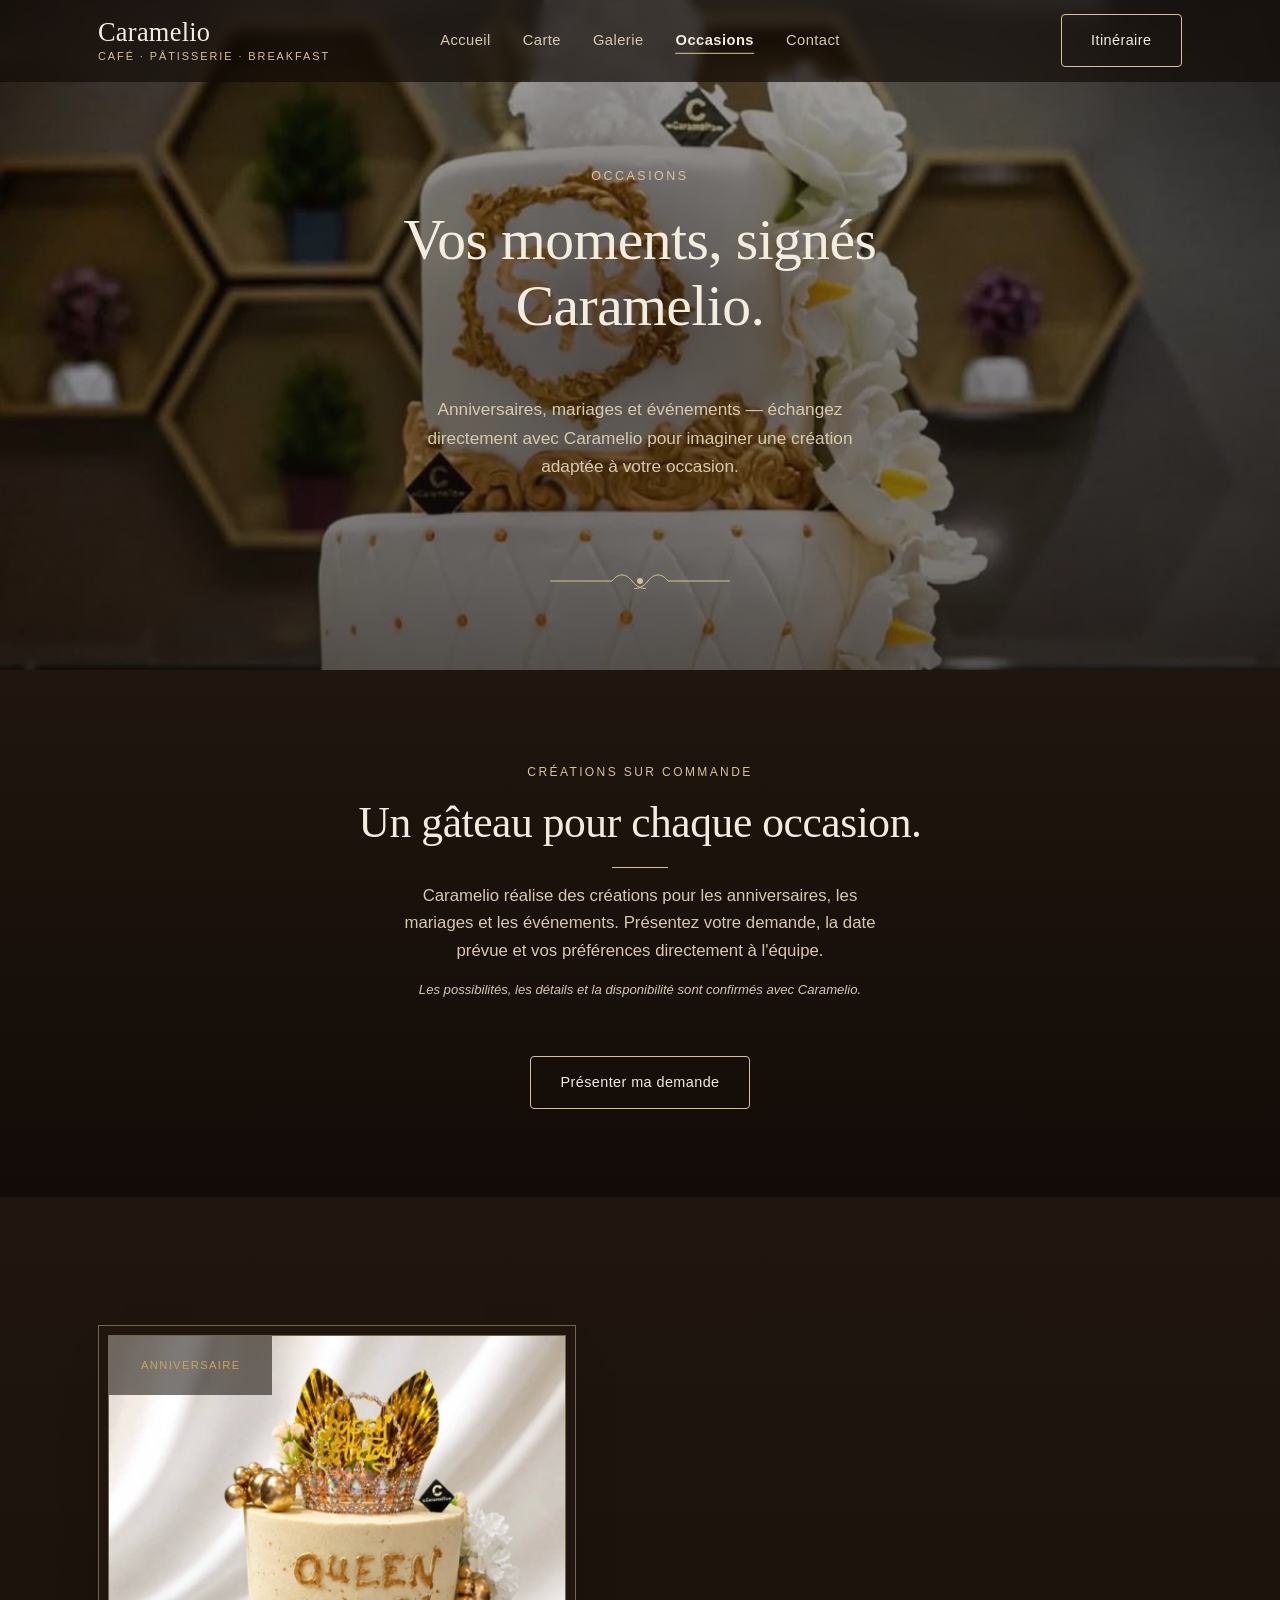
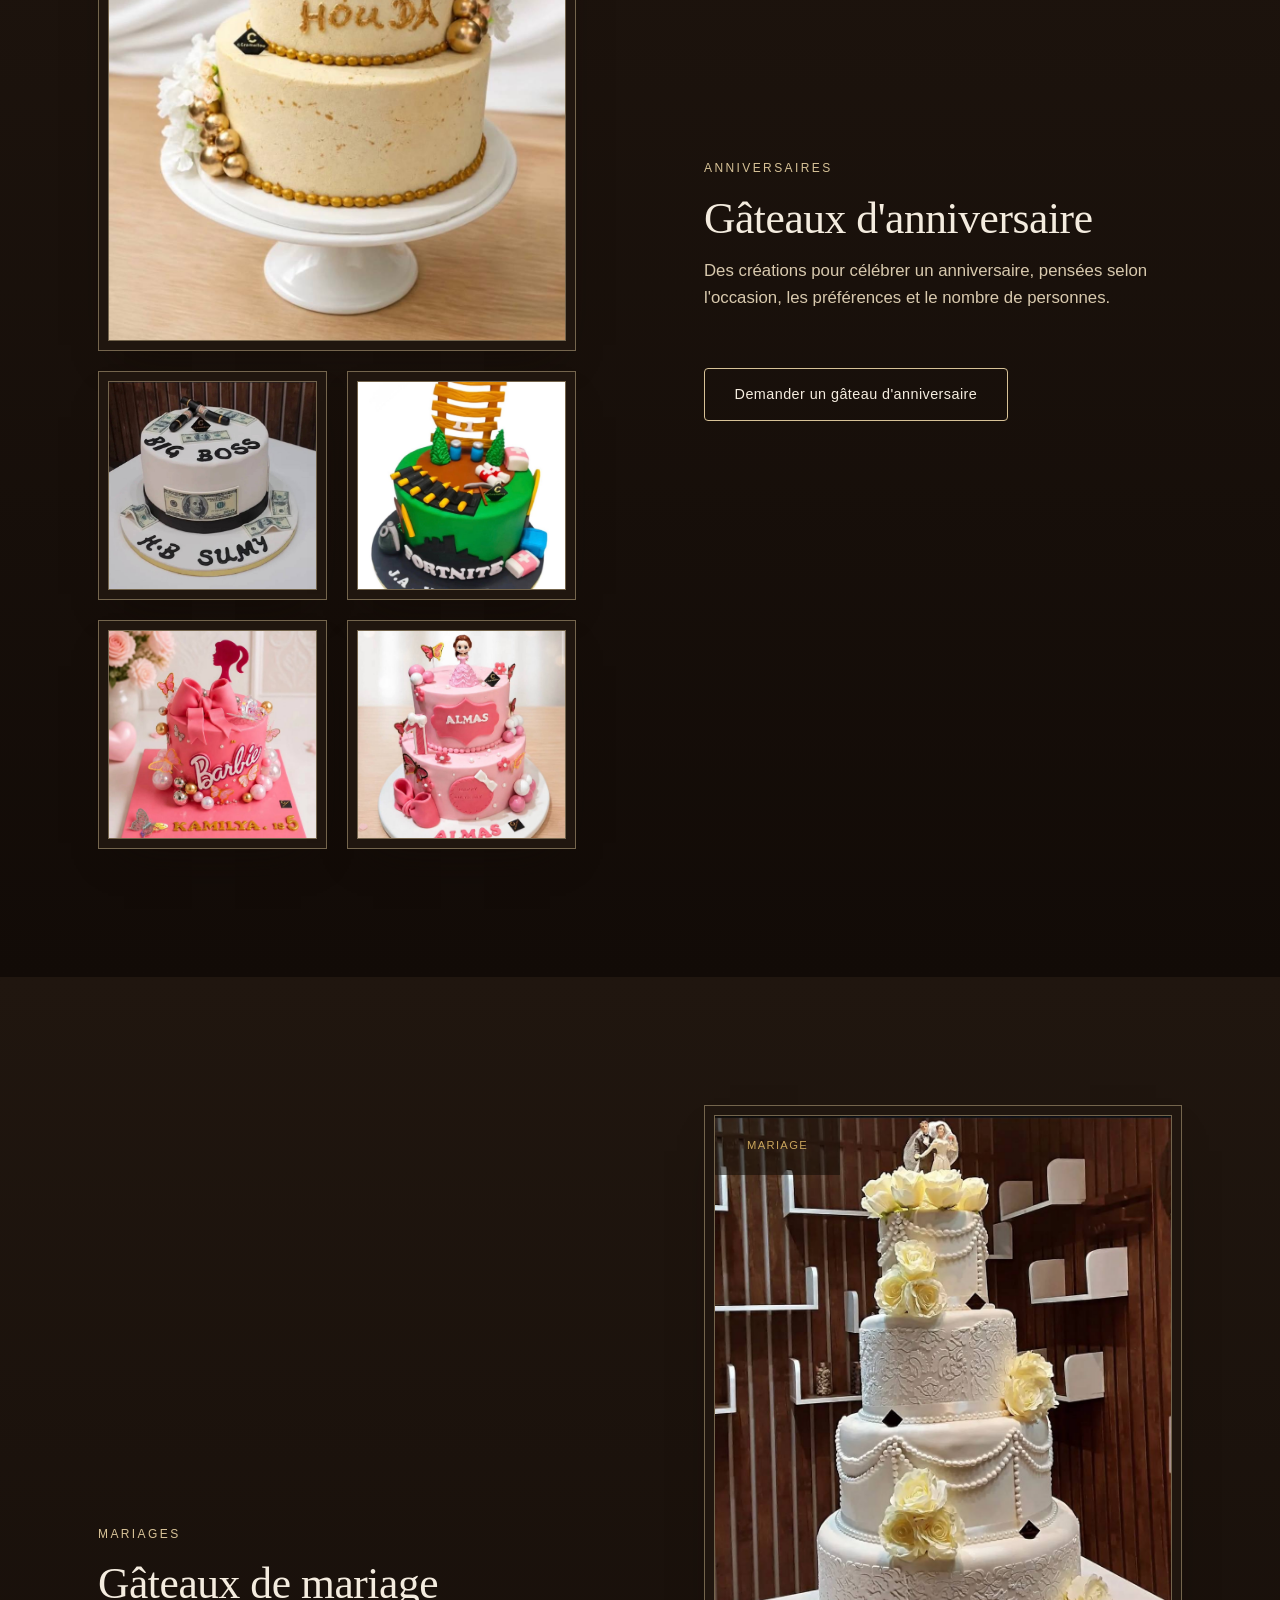
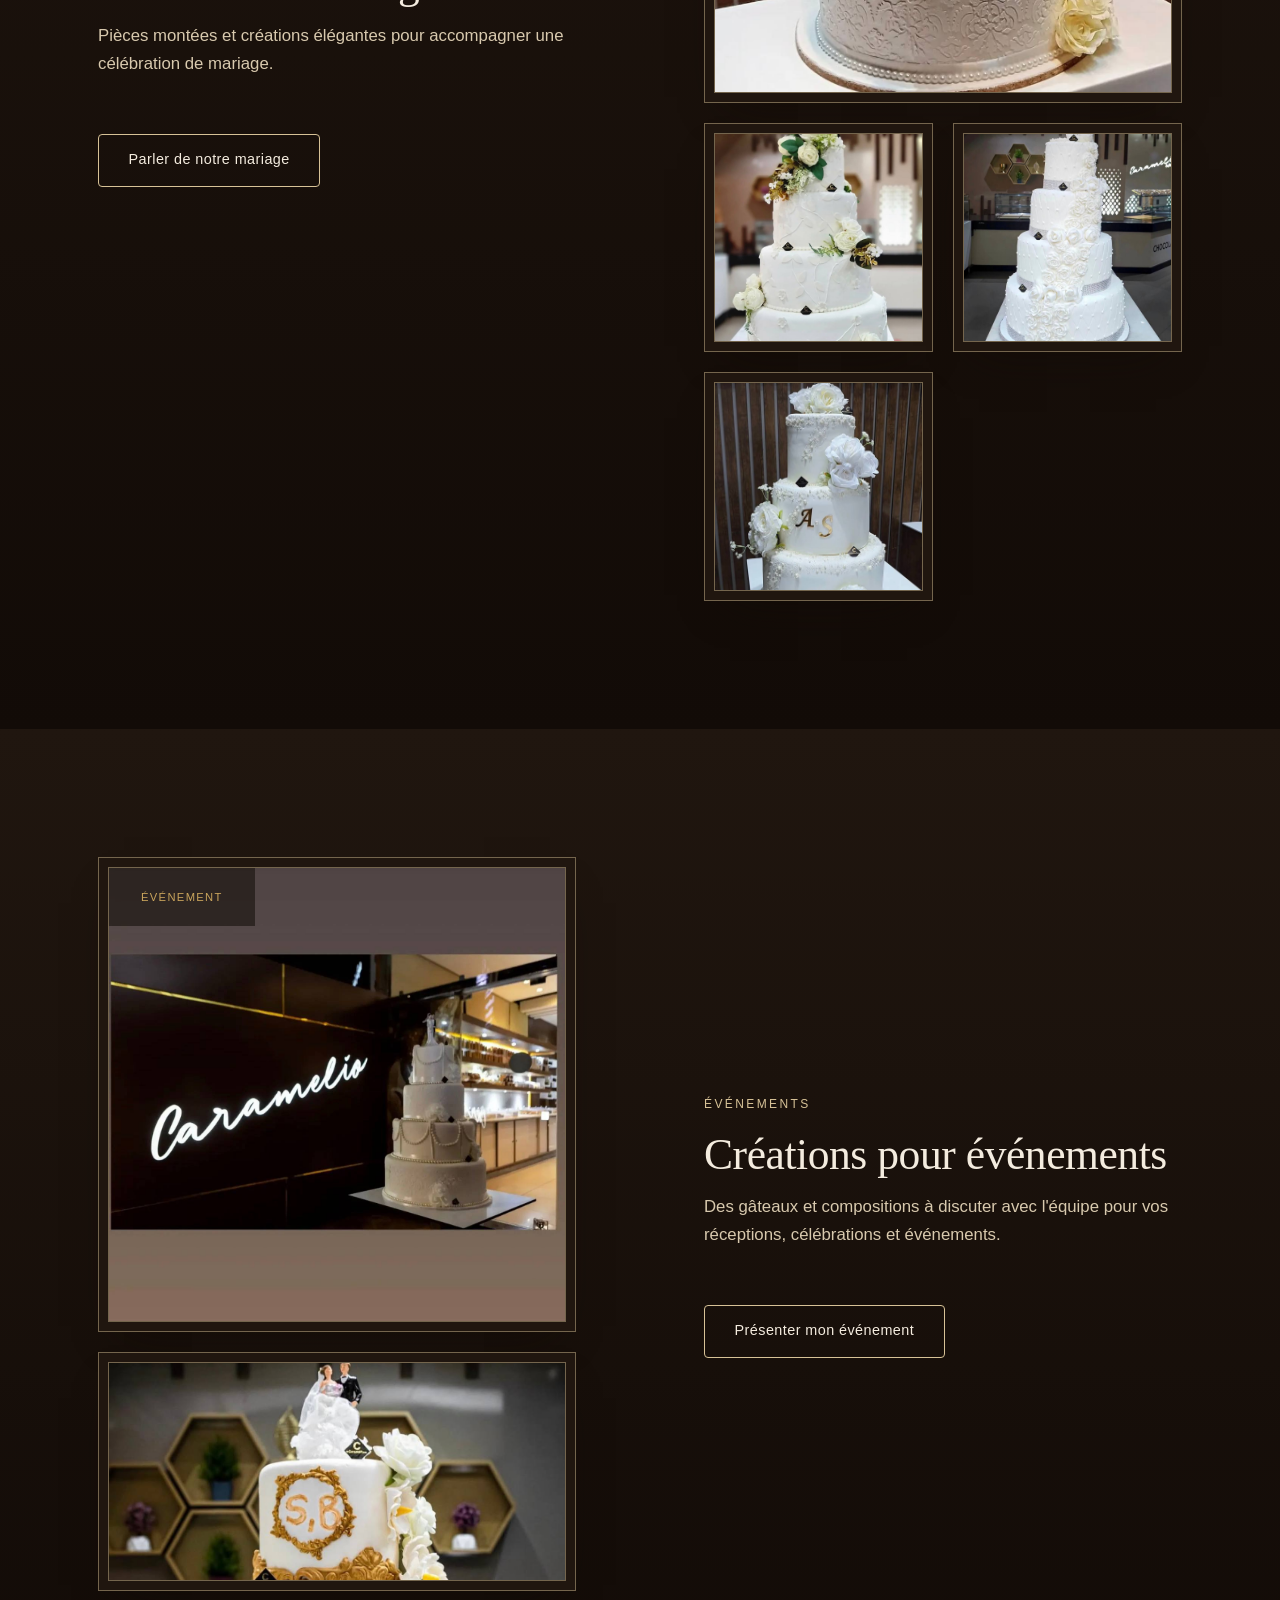
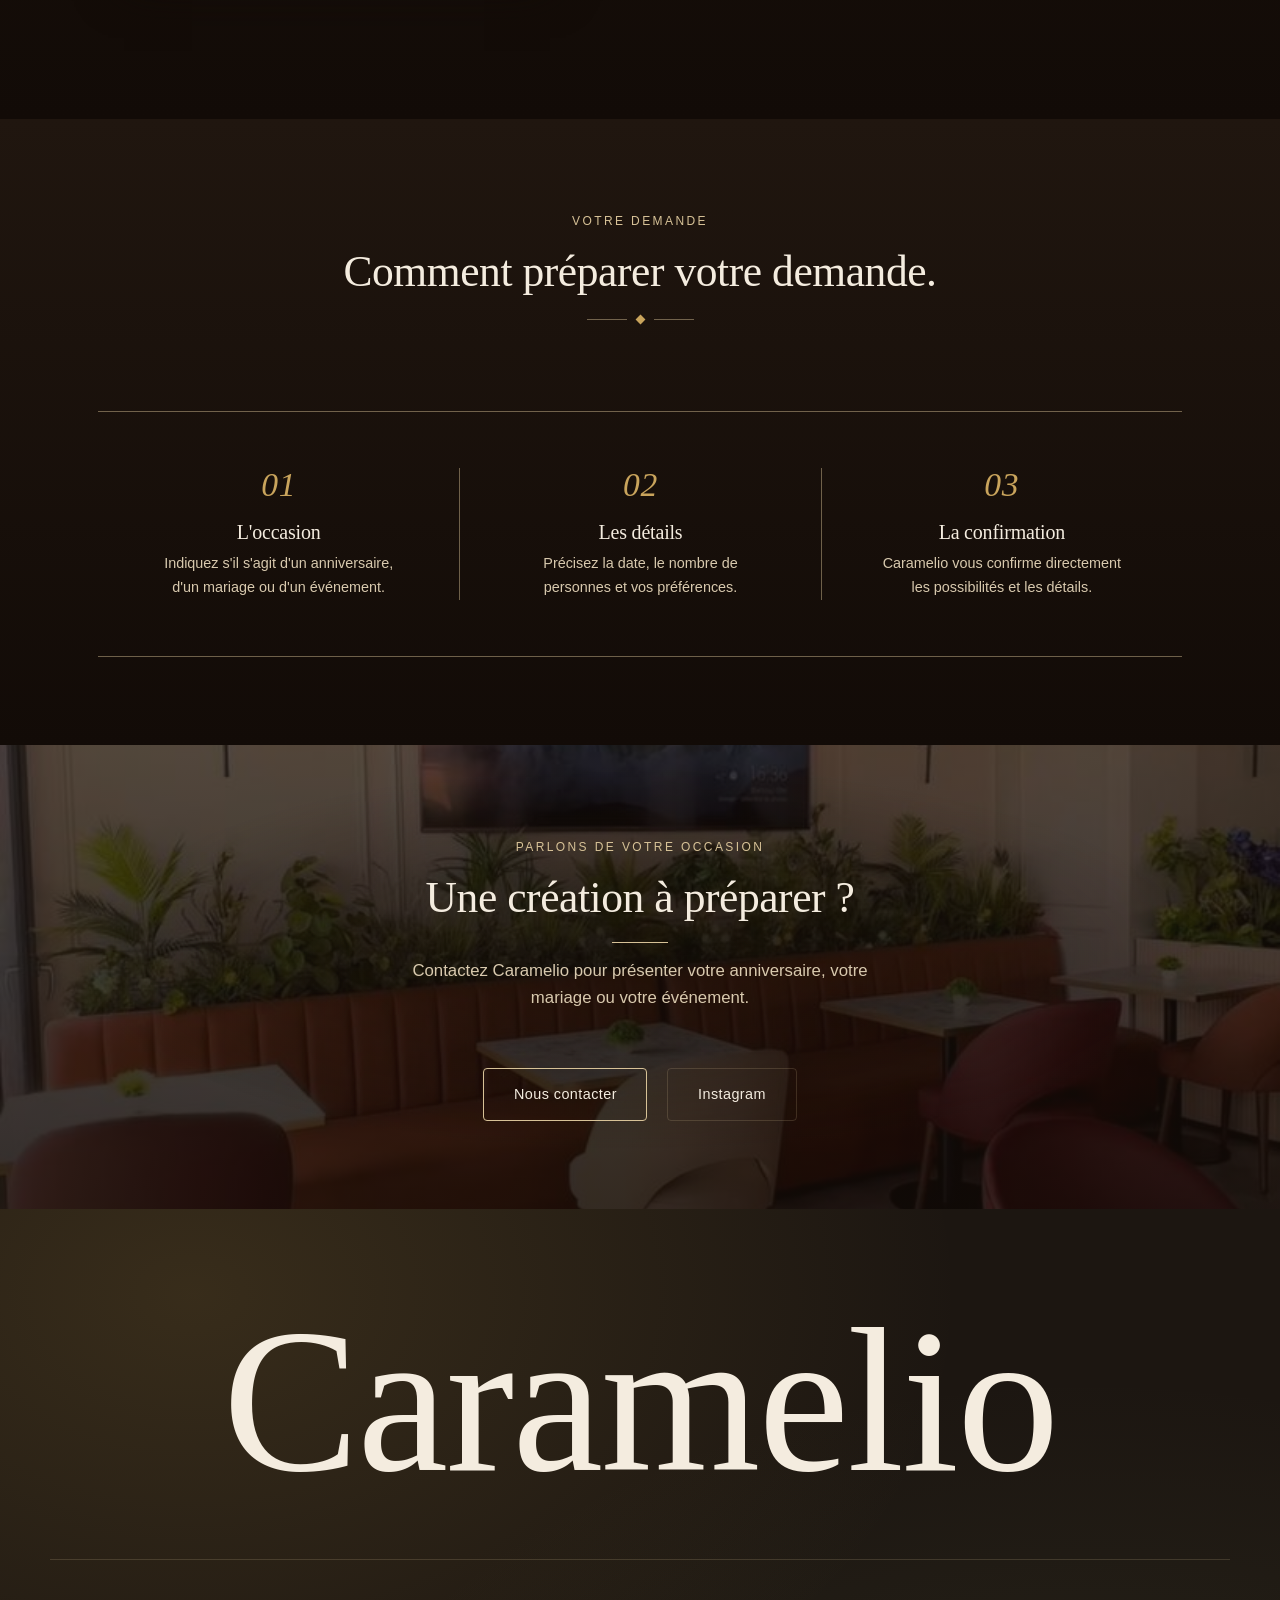
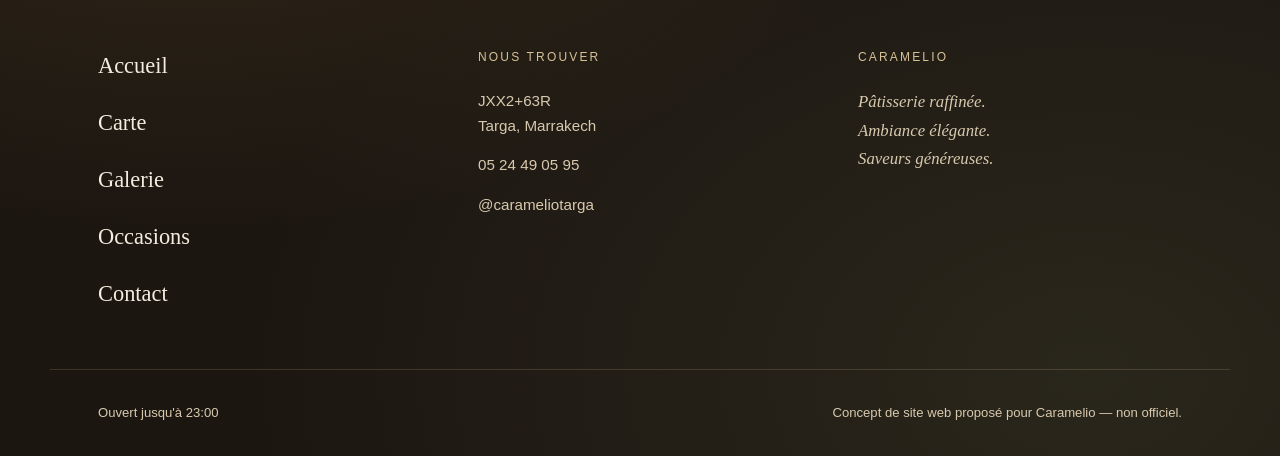
<file: clients/caramelio/occasions.html>
<!doctype html>
<html lang="fr">
<head>
  <meta charset="UTF-8" />
  <meta name="viewport" content="width=device-width, initial-scale=1.0" />
  <title>Occasions — Caramelio</title>
  <meta name="description" content="Occasions Caramelio : gâteaux d'anniversaire, gâteaux de mariage et créations pour événements — échangez directement avec Caramelio pour préparer votre demande à Targa, Marrakech. Site concept non officiel." />
  <link rel="stylesheet" href="css/style.css" />
</head>
<body class="occasions">
  <a class="skip-link" href="#main">Aller au contenu</a>

  <header class="site-header">
    <div class="container site-header__inner">
      <a class="site-header__brand" href="index.html">
        <span class="site-header__wordmark">Caramelio</span>
        <span class="site-header__subtitle">Café · Pâtisserie · Breakfast</span>
      </a>

      <nav class="site-nav" id="site-nav" aria-label="Navigation principale">
        <ul class="site-nav__list">
          <li><a class="site-nav__link" href="index.html">Accueil</a></li>
          <li><a class="site-nav__link" href="carte.html">Carte</a></li>
          <li><a class="site-nav__link" href="galerie.html">Galerie</a></li>
          <li><a class="site-nav__link" href="occasions.html" aria-current="page">Occasions</a></li>
          <li><a class="site-nav__link" href="contact.html">Contact</a></li>
        </ul>
      </nav>

      <div class="site-header__actions">
        <a class="btn btn-outline-gold" href="https://maps.app.goo.gl/qix5PMnD1qW1fJyQ9" target="_blank" rel="noopener noreferrer">Itinéraire</a>
      </div>

      <button class="nav-toggle" aria-expanded="false" aria-controls="site-nav" aria-label="Ouvrir/fermer le menu de navigation">
        <span class="nav-toggle__bar"></span>
        <span class="nav-toggle__bar"></span>
        <span class="nav-toggle__bar"></span>
      </button>
    </div>
  </header>

  <main id="main">
    <section class="page-hero">
      <img class="page-hero__photo" src="assets/images/wedding-cake-02.jpg" width="1029" height="1280" style="object-position: center 40%;" alt="" aria-hidden="true" />
      <div class="page-hero__bg" aria-hidden="true"></div>
      <div class="page-hero__scrim" aria-hidden="true"></div>
      <div class="container">
        <p class="page-hero__eyebrow">Occasions</p>
        <h1 class="page-hero__title">Vos moments, signés Caramelio.</h1>
        <p class="page-hero__subtitle">Anniversaires, mariages et événements — échangez directement avec Caramelio pour imaginer une création adaptée à votre occasion.</p>
        <div class="page-hero__ornament" aria-hidden="true">
          <svg class="ornament-mark" width="180" height="24" viewBox="0 0 180 24" fill="none" xmlns="http://www.w3.org/2000/svg">
            <path d="M0 12 H62" stroke="currentColor" stroke-width="1" />
            <path d="M62 12 C68 4, 76 4, 82 12 C86 17.5, 91 19.5, 96 19.5" stroke="currentColor" stroke-width="1" fill="none" />
            <path d="M84 19.5 C89 19.5, 94 17.5, 98 12 C104 4, 112 4, 118 12" stroke="currentColor" stroke-width="1" fill="none" />
            <circle cx="90" cy="12" r="3" fill="currentColor" />
            <path d="M118 12 H180" stroke="currentColor" stroke-width="1" />
          </svg>
        </div>
      </div>
    </section>

    <!-- ============ CRÉATIONS SUR COMMANDE (centered intro) ============ -->
    <section class="section--tight section--dark occasions-section" aria-labelledby="commande-heading">
      <div class="container">
        <div class="section-heading section-heading--center">
          <p class="eyebrow">Créations sur commande</p>
          <h2 class="section-title" id="commande-heading">Un gâteau pour chaque occasion.</h2>
          <p class="section-subtitle" style="margin-inline: auto;">Caramelio réalise des créations pour les anniversaires, les mariages et les événements. Présentez votre demande, la date prévue et vos préférences directement à l'équipe.</p>
          <p class="section-note">Les possibilités, les détails et la disponibilité sont confirmés avec Caramelio.</p>
        </div>
        <div class="hero__actions" style="justify-content: center;">
          <a class="btn btn-outline-gold" href="contact.html">Présenter ma demande</a>
        </div>
      </div>
    </section>

    <!-- ============ ANNIVERSAIRES ============ -->
    <section class="section section--dark occasions-section" aria-labelledby="anniversaires-heading">
      <div class="container">
        <div class="category-chapter__layout">
          <div class="category-chapter__visual">
            <div class="category-collage">
              <div class="category-collage__primary">
                <figure class="cake-frame">
                  <div class="galerie-tile">
                    <img src="assets/images/custom-cake-02.jpg" width="966" height="1280" loading="lazy" style="object-position: center 42%;" alt="Gâteau à étages ivoire et or « Queen Houda », couronne et fleurs, pour un anniversaire" />
                  </div>
                  <figcaption class="galerie-caption">Anniversaire</figcaption>
                </figure>
              </div>
              <div class="category-collage__secondary-row">
                <div class="category-collage__secondary">
                  <figure class="cake-frame">
                    <div class="galerie-tile">
                      <img src="assets/images/custom-cake-01.jpg" width="1206" height="1198" loading="lazy" style="object-position: center 42%;" alt="Gâteau personnalisé « Big Boss » pour un anniversaire" />
                    </div>
                  </figure>
                </div>
                <div class="category-collage__secondary">
                  <figure class="cake-frame">
                    <div class="galerie-tile">
                      <img src="assets/images/kids-cake-01.jpg" width="1063" height="1280" loading="lazy" style="object-position: center 58%;" alt="Gâteau d'anniversaire thème Fortnite pour enfant" />
                    </div>
                  </figure>
                </div>
                <div class="category-collage__secondary">
                  <figure class="cake-frame">
                    <div class="galerie-tile">
                      <img src="assets/images/kids-cake-02.jpg" width="965" height="1280" loading="lazy" style="object-position: center 45%;" alt="Gâteau d'anniversaire thème Barbie pour enfant" />
                    </div>
                  </figure>
                </div>
                <div class="category-collage__secondary">
                  <figure class="cake-frame">
                    <div class="galerie-tile">
                      <img src="assets/images/kids-cake-03.jpg" width="975" height="1280" loading="lazy" style="object-position: center 38%;" alt="Gâteau d'anniversaire à deux étages thème princesse pour un premier anniversaire" />
                    </div>
                  </figure>
                </div>
              </div>
            </div>
          </div>
          <div class="category-chapter__text">
            <p class="eyebrow">Anniversaires</p>
            <h2 class="section-title" id="anniversaires-heading">Gâteaux d'anniversaire</h2>
            <p class="section-subtitle">Des créations pour célébrer un anniversaire, pensées selon l'occasion, les préférences et le nombre de personnes.</p>
            <div class="hero__actions">
              <a class="btn btn-outline-gold" href="contact.html">Demander un gâteau d'anniversaire</a>
            </div>
          </div>
        </div>
      </div>
    </section>

    <!-- ============ MARIAGES ============ -->
    <section class="section section--dark occasions-section" aria-labelledby="mariages-heading">
      <div class="container">
        <div class="category-chapter__layout">
          <div class="category-chapter__text">
            <p class="eyebrow">Mariages</p>
            <h2 class="section-title" id="mariages-heading">Gâteaux de mariage</h2>
            <p class="section-subtitle">Pièces montées et créations élégantes pour accompagner une célébration de mariage.</p>
            <div class="hero__actions">
              <a class="btn btn-outline-gold" href="contact.html">Parler de notre mariage</a>
            </div>
          </div>
          <div class="category-chapter__visual">
            <div class="category-collage">
              <div class="category-collage__primary">
                <figure class="cake-frame">
                  <div class="galerie-tile">
                    <img src="assets/images/wedding-cake-01.jpg" width="1038" height="1280" loading="lazy" style="object-position: center 46%;" alt="Pièce montée florale à quatre étages avec figurine des mariés, pour un mariage" />
                  </div>
                  <figcaption class="galerie-caption">Mariage</figcaption>
                </figure>
              </div>
              <div class="category-collage__secondary-row">
                <div class="category-collage__secondary">
                  <figure class="cake-frame">
                    <div class="galerie-tile">
                      <img src="assets/images/wedding-cake-03.jpg" width="1033" height="1280" loading="lazy" style="object-position: center 32%;" alt="Pièce montée florale ivoire et verdure pour un mariage" />
                    </div>
                  </figure>
                </div>
                <div class="category-collage__secondary">
                  <figure class="cake-frame">
                    <div class="galerie-tile">
                      <img src="assets/images/wedding-cake-04.jpg" width="1024" height="1280" loading="lazy" style="object-position: center 38%;" alt="Pièce montée à roses blanches et strass pour un mariage" />
                    </div>
                  </figure>
                </div>
                <div class="category-collage__secondary">
                  <figure class="cake-frame">
                    <div class="galerie-tile">
                      <img src="assets/images/wedding-cake-05.jpg" width="880" height="1280" loading="lazy" style="object-position: center 30%;" alt="Pièce montée florale avec monogramme des mariés" />
                    </div>
                  </figure>
                </div>
              </div>
            </div>
          </div>
        </div>
      </div>
    </section>

    <!-- ============ ÉVÉNEMENTS ============ -->
    <section class="section section--dark occasions-section" aria-labelledby="evenements-heading">
      <div class="container">
        <div class="category-chapter__layout">
          <div class="category-chapter__visual">
            <div class="category-collage category-collage--evenements">
              <div class="category-collage__primary">
                <figure class="cake-frame">
                  <div class="galerie-tile">
                    <img src="assets/images/cake-display-01.jpg" width="1206" height="1198" loading="lazy" style="object-position: center 42%;" alt="Présentation d'une pièce montée à l'enseigne Caramelio" />
                  </div>
                  <figcaption class="galerie-caption">Événement</figcaption>
                </figure>
              </div>
              <div class="category-collage__secondary-row">
                <div class="category-collage__secondary category-collage__secondary--full">
                  <figure class="cake-frame">
                    <div class="galerie-tile">
                      <img src="assets/images/wedding-cake-02.jpg" width="1029" height="1280" loading="lazy" style="object-position: center 25%;" alt="Pièce montée dorée avec médaillon monogrammé, pour un événement" />
                    </div>
                  </figure>
                </div>
              </div>
            </div>
          </div>
          <div class="category-chapter__text">
            <p class="eyebrow">Événements</p>
            <h2 class="section-title" id="evenements-heading">Créations pour événements</h2>
            <p class="section-subtitle">Des gâteaux et compositions à discuter avec l'équipe pour vos réceptions, célébrations et événements.</p>
            <div class="hero__actions">
              <a class="btn btn-outline-gold" href="contact.html">Présenter mon événement</a>
            </div>
          </div>
        </div>
      </div>
    </section>

    <!-- ============ VOTRE DEMANDE (compact 3-step process) ============ -->
    <section class="section--tight section--dark occasions-section process-section" aria-labelledby="process-heading">
      <div class="container">
        <div class="section-heading section-heading--center">
          <p class="eyebrow">Votre demande</p>
          <h2 class="section-title" id="process-heading">Comment préparer votre demande.</h2>
          <div class="frame-medallion" aria-hidden="true">
            <span class="frame-medallion__dot"></span>
          </div>
        </div>

        <div class="process-columns">
          <div class="process-columns__step">
            <span class="process-columns__number">01</span>
            <h3 class="process-columns__title">L'occasion</h3>
            <p class="process-columns__text">Indiquez s'il s'agit d'un anniversaire, d'un mariage ou d'un événement.</p>
          </div>

          <div class="process-columns__step">
            <span class="process-columns__number">02</span>
            <h3 class="process-columns__title">Les détails</h3>
            <p class="process-columns__text">Précisez la date, le nombre de personnes et vos préférences.</p>
          </div>

          <div class="process-columns__step">
            <span class="process-columns__number">03</span>
            <h3 class="process-columns__title">La confirmation</h3>
            <p class="process-columns__text">Caramelio vous confirme directement les possibilités et les détails.</p>
          </div>
        </div>
      </div>
    </section>

    <!-- ============ PARLONS DE VOTRE OCCASION (closing) ============ -->
    <section class="section section--tight section--dark occasions-closing" aria-labelledby="occasions-closing-heading">
      <img class="occasions-closing__photo" src="assets/images/interior-lounge-01.jpg" width="818" height="1280" alt="" aria-hidden="true" />
      <div class="occasions-closing__scrim" aria-hidden="true"></div>
      <div class="container">
        <div class="section-heading section-heading--center">
          <p class="eyebrow">Parlons de votre occasion</p>
          <h2 class="section-title" id="occasions-closing-heading">Une création à préparer ?</h2>
          <p class="section-subtitle" style="margin-inline: auto;">Contactez Caramelio pour présenter votre anniversaire, votre mariage ou votre événement.</p>
        </div>
        <div class="hero__actions" style="justify-content: center;">
          <a class="btn btn-outline-gold" href="contact.html">Nous contacter</a>
          <a class="btn btn-outline-inverse" href="https://www.instagram.com/carameliotarga/?hl=fr" target="_blank" rel="noopener noreferrer">Instagram</a>
        </div>
      </div>
    </section>
  </main>

  <footer class="site-footer">
    <div class="site-footer__bg" aria-hidden="true"></div>

    <div class="container site-footer__giant-wrap">
      <span class="site-footer__giant">Caramelio</span>
    </div>

    <div class="container site-footer__cols">
      <div class="site-footer__col">
        <ul class="site-footer__nav-list">
          <li><a href="index.html">Accueil</a></li>
          <li><a href="carte.html">Carte</a></li>
          <li><a href="galerie.html">Galerie</a></li>
          <li><a href="occasions.html">Occasions</a></li>
          <li><a href="contact.html">Contact</a></li>
        </ul>
      </div>

      <div class="site-footer__col">
        <p class="site-footer__heading">Nous trouver</p>
        <address class="site-footer__address">JXX2+63R<br />Targa, Marrakech</address>
        <a class="site-footer__phone" href="tel:+212524490595">05 24 49 05 95</a>
        <a class="site-footer__insta" href="https://www.instagram.com/carameliotarga/?hl=fr" target="_blank" rel="noopener noreferrer">@carameliotarga</a>
      </div>

      <div class="site-footer__col">
        <p class="site-footer__heading">Caramelio</p>
        <p class="site-footer__editorial">Pâtisserie raffinée.<br />Ambiance élégante.<br />Saveurs généreuses.</p>
      </div>
    </div>

    <div class="container site-footer__bottom-row">
      <span>Ouvert jusqu'à 23:00</span>
      <span>Concept de site web proposé pour Caramelio — non officiel.</span>
    </div>
  </footer>

  <script src="js/script.js"></script>
</body>
</html>
</file>
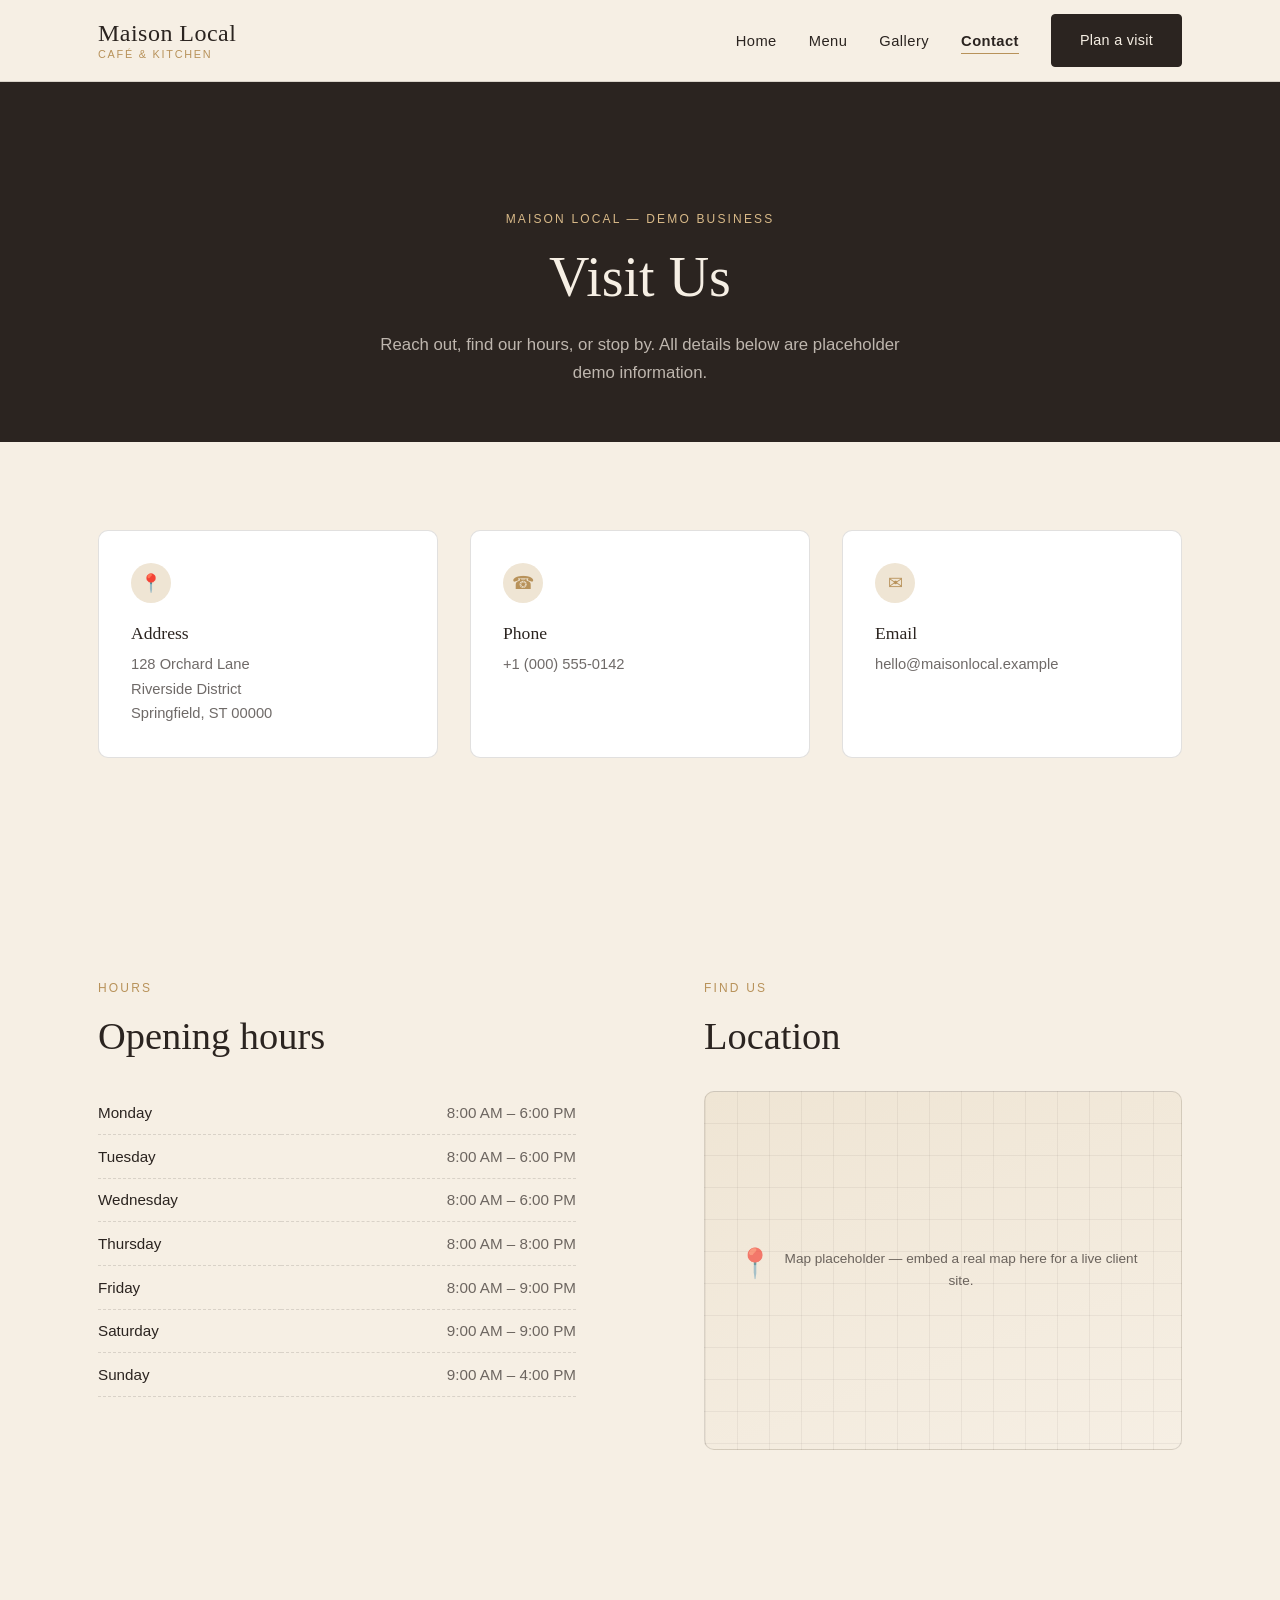
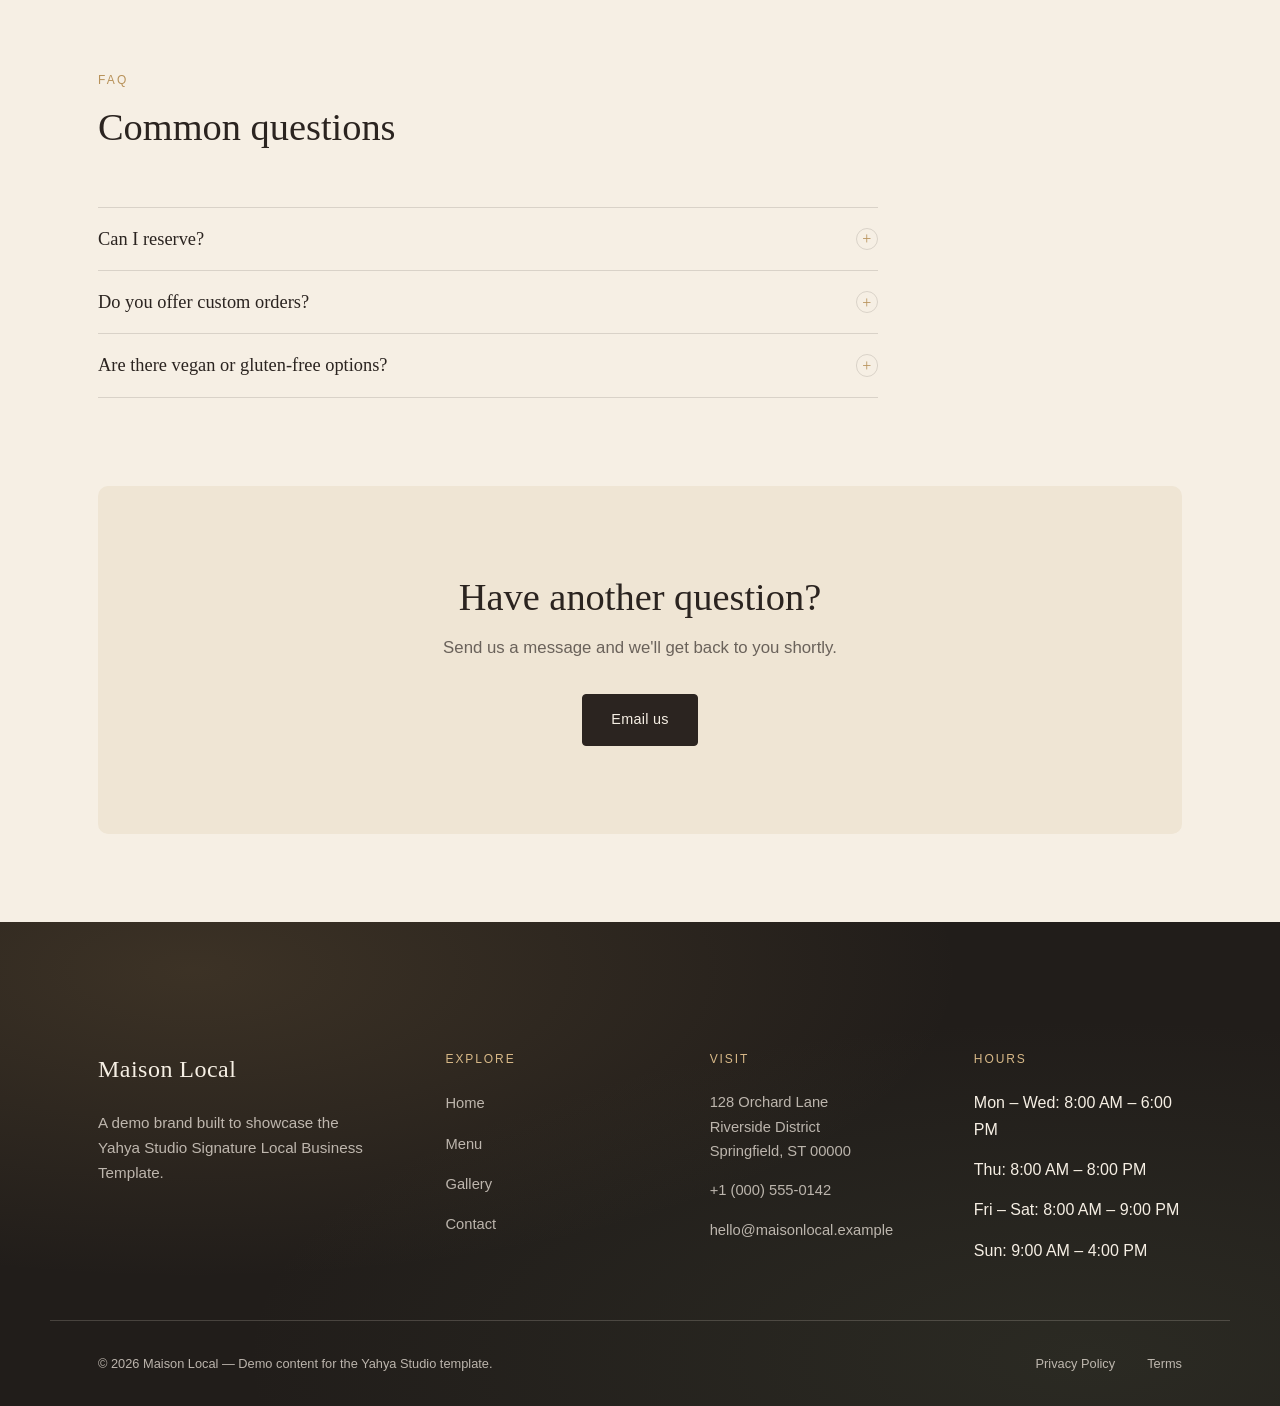
<file: templates/signature-local-business/contact.html>
<!doctype html>
<html lang="en">
<head>
  <meta charset="UTF-8" />
  <meta name="viewport" content="width=device-width, initial-scale=1.0" />
  <title>Contact — Maison Local</title>
  <meta name="description" content="Contact details, hours, and location for Maison Local, part of the Yahya Studio Signature Local Business Template." />
  <link rel="stylesheet" href="css/style.css" />
</head>
<body>
  <a class="skip-link" href="#main">Skip to content</a>

  <header class="site-header">
    <div class="container site-header__inner">
      <a class="site-header__brand" href="index.html">
        <span class="site-header__wordmark">Maison Local</span>
        <span class="site-header__subtitle">Café &amp; Kitchen</span>
      </a>

      <nav class="site-nav" id="site-nav" aria-label="Primary">
        <ul class="site-nav__list">
          <li><a class="site-nav__link" href="index.html">Home</a></li>
          <li><a class="site-nav__link" href="menu.html">Menu</a></li>
          <li><a class="site-nav__link" href="gallery.html">Gallery</a></li>
          <li><a class="site-nav__link" href="contact.html" aria-current="page">Contact</a></li>
        </ul>
        <div class="site-header__actions">
          <a class="btn btn-primary" href="#contact-cards">Plan a visit</a>
        </div>
      </nav>

      <button class="nav-toggle" aria-expanded="false" aria-controls="site-nav" aria-label="Toggle navigation menu">
        <span class="nav-toggle__bar"></span>
        <span class="nav-toggle__bar"></span>
        <span class="nav-toggle__bar"></span>
      </button>
    </div>
  </header>

  <main id="main">
    <section class="page-hero">
      <div class="container">
        <p class="page-hero__eyebrow">Maison Local — Demo Business</p>
        <h1 class="page-hero__title">Visit Us</h1>
        <p class="page-hero__subtitle">Reach out, find our hours, or stop by. All details below are placeholder demo information.</p>
      </div>
    </section>

    <section class="section--tight" id="contact-cards">
      <div class="container contact-cards">
        <div class="contact-card">
          <div class="contact-card__icon" aria-hidden="true">📍</div>
          <h2 class="contact-card__title">Address</h2>
          <p class="contact-card__text">128 Orchard Lane<br />Riverside District<br />Springfield, ST 00000</p>
        </div>
        <div class="contact-card">
          <div class="contact-card__icon" aria-hidden="true">☎</div>
          <h2 class="contact-card__title">Phone</h2>
          <p class="contact-card__text"><a href="tel:+10005550142">+1 (000) 555-0142</a></p>
        </div>
        <div class="contact-card">
          <div class="contact-card__icon" aria-hidden="true">✉</div>
          <h2 class="contact-card__title">Email</h2>
          <p class="contact-card__text"><a href="mailto:hello@maisonlocal.example">hello@maisonlocal.example</a></p>
        </div>
      </div>
    </section>

    <section class="section">
      <div class="container contact-layout">
        <div>
          <p class="eyebrow">Hours</p>
          <h2 class="section-title">Opening hours</h2>
          <table class="hours-table" style="margin-top: var(--space-md);">
            <tbody>
              <tr><td>Monday</td><td>8:00 AM – 6:00 PM</td></tr>
              <tr><td>Tuesday</td><td>8:00 AM – 6:00 PM</td></tr>
              <tr><td>Wednesday</td><td>8:00 AM – 6:00 PM</td></tr>
              <tr><td>Thursday</td><td>8:00 AM – 8:00 PM</td></tr>
              <tr><td>Friday</td><td>8:00 AM – 9:00 PM</td></tr>
              <tr><td>Saturday</td><td>9:00 AM – 9:00 PM</td></tr>
              <tr><td>Sunday</td><td>9:00 AM – 4:00 PM</td></tr>
            </tbody>
          </table>
        </div>

        <div>
          <p class="eyebrow">Find us</p>
          <h2 class="section-title">Location</h2>
          <div class="map-placeholder" style="margin-top: var(--space-md);" role="img" aria-label="Placeholder map showing the location of Maison Local">
            Map placeholder — embed a real map here for a live client site.
          </div>
        </div>
      </div>
    </section>

    <section class="section--tight" aria-labelledby="faq-summary-heading">
      <div class="container">
        <div class="section-heading">
          <p class="eyebrow">FAQ</p>
          <h2 class="section-title" id="faq-summary-heading">Common questions</h2>
        </div>

        <div class="faq-list">
          <div class="faq-item">
            <h3>
              <button class="faq-question" aria-expanded="false" aria-controls="faq-answer-c1" id="faq-question-c1">
                <span>Can I reserve?</span>
                <span class="faq-question__icon" aria-hidden="true">+</span>
              </button>
            </h3>
            <div class="faq-answer" id="faq-answer-c1" role="region" aria-labelledby="faq-question-c1">
              <p class="faq-answer__inner">Yes — reservations can be made by phone or email, and are recommended for evening visits.</p>
            </div>
          </div>

          <div class="faq-item">
            <h3>
              <button class="faq-question" aria-expanded="false" aria-controls="faq-answer-c2" id="faq-question-c2">
                <span>Do you offer custom orders?</span>
                <span class="faq-question__icon" aria-hidden="true">+</span>
              </button>
            </h3>
            <div class="faq-answer" id="faq-answer-c2" role="region" aria-labelledby="faq-question-c2">
              <p class="faq-answer__inner">Small custom requests for private groups and events are welcome with advance notice.</p>
            </div>
          </div>

          <div class="faq-item">
            <h3>
              <button class="faq-question" aria-expanded="false" aria-controls="faq-answer-c3" id="faq-question-c3">
                <span>Are there vegan or gluten-free options?</span>
                <span class="faq-question__icon" aria-hidden="true">+</span>
              </button>
            </h3>
            <div class="faq-answer" id="faq-answer-c3" role="region" aria-labelledby="faq-question-c3">
              <p class="faq-answer__inner">Several menu items can be adapted — please let your server know about any dietary needs.</p>
            </div>
          </div>
        </div>

        <div class="menu-cta">
          <h2 class="section-title">Have another question?</h2>
          <p class="section-subtitle" style="margin-inline:auto;">Send us a message and we'll get back to you shortly.</p>
          <div class="hero__actions" style="justify-content:center; margin-top: var(--space-md);">
            <a class="btn btn-primary" href="mailto:hello@maisonlocal.example">Email us</a>
          </div>
        </div>
      </div>
    </section>
  </main>

  <footer class="site-footer">
    <div class="site-footer__bg" aria-hidden="true"></div>
    <div class="container site-footer__top">
      <div class="site-footer__brand-block">
        <span class="site-header__wordmark">Maison Local</span>
        <p class="site-footer__tagline">A demo brand built to showcase the Yahya Studio Signature Local Business Template.</p>
      </div>

      <div>
        <p class="site-footer__heading">Explore</p>
        <ul class="site-footer__list">
          <li><a href="index.html">Home</a></li>
          <li><a href="menu.html">Menu</a></li>
          <li><a href="gallery.html">Gallery</a></li>
          <li><a href="contact.html">Contact</a></li>
        </ul>
      </div>

      <div>
        <p class="site-footer__heading">Visit</p>
        <ul class="site-footer__list">
          <li><address>128 Orchard Lane<br />Riverside District<br />Springfield, ST 00000</address></li>
          <li><a href="tel:+10005550142">+1 (000) 555-0142</a></li>
          <li><a href="mailto:hello@maisonlocal.example">hello@maisonlocal.example</a></li>
        </ul>
      </div>

      <div>
        <p class="site-footer__heading">Hours</p>
        <ul class="site-footer__list">
          <li>Mon – Wed: 8:00 AM – 6:00 PM</li>
          <li>Thu: 8:00 AM – 8:00 PM</li>
          <li>Fri – Sat: 8:00 AM – 9:00 PM</li>
          <li>Sun: 9:00 AM – 4:00 PM</li>
        </ul>
      </div>
    </div>

    <div class="container site-footer__bottom">
      <span>&copy; 2026 Maison Local — Demo content for the Yahya Studio template.</span>
      <div class="site-footer__legal">
        <a href="#">Privacy Policy</a>
        <a href="#">Terms</a>
      </div>
    </div>
  </footer>

  <script src="js/script.js"></script>
</body>
</html>
</file>
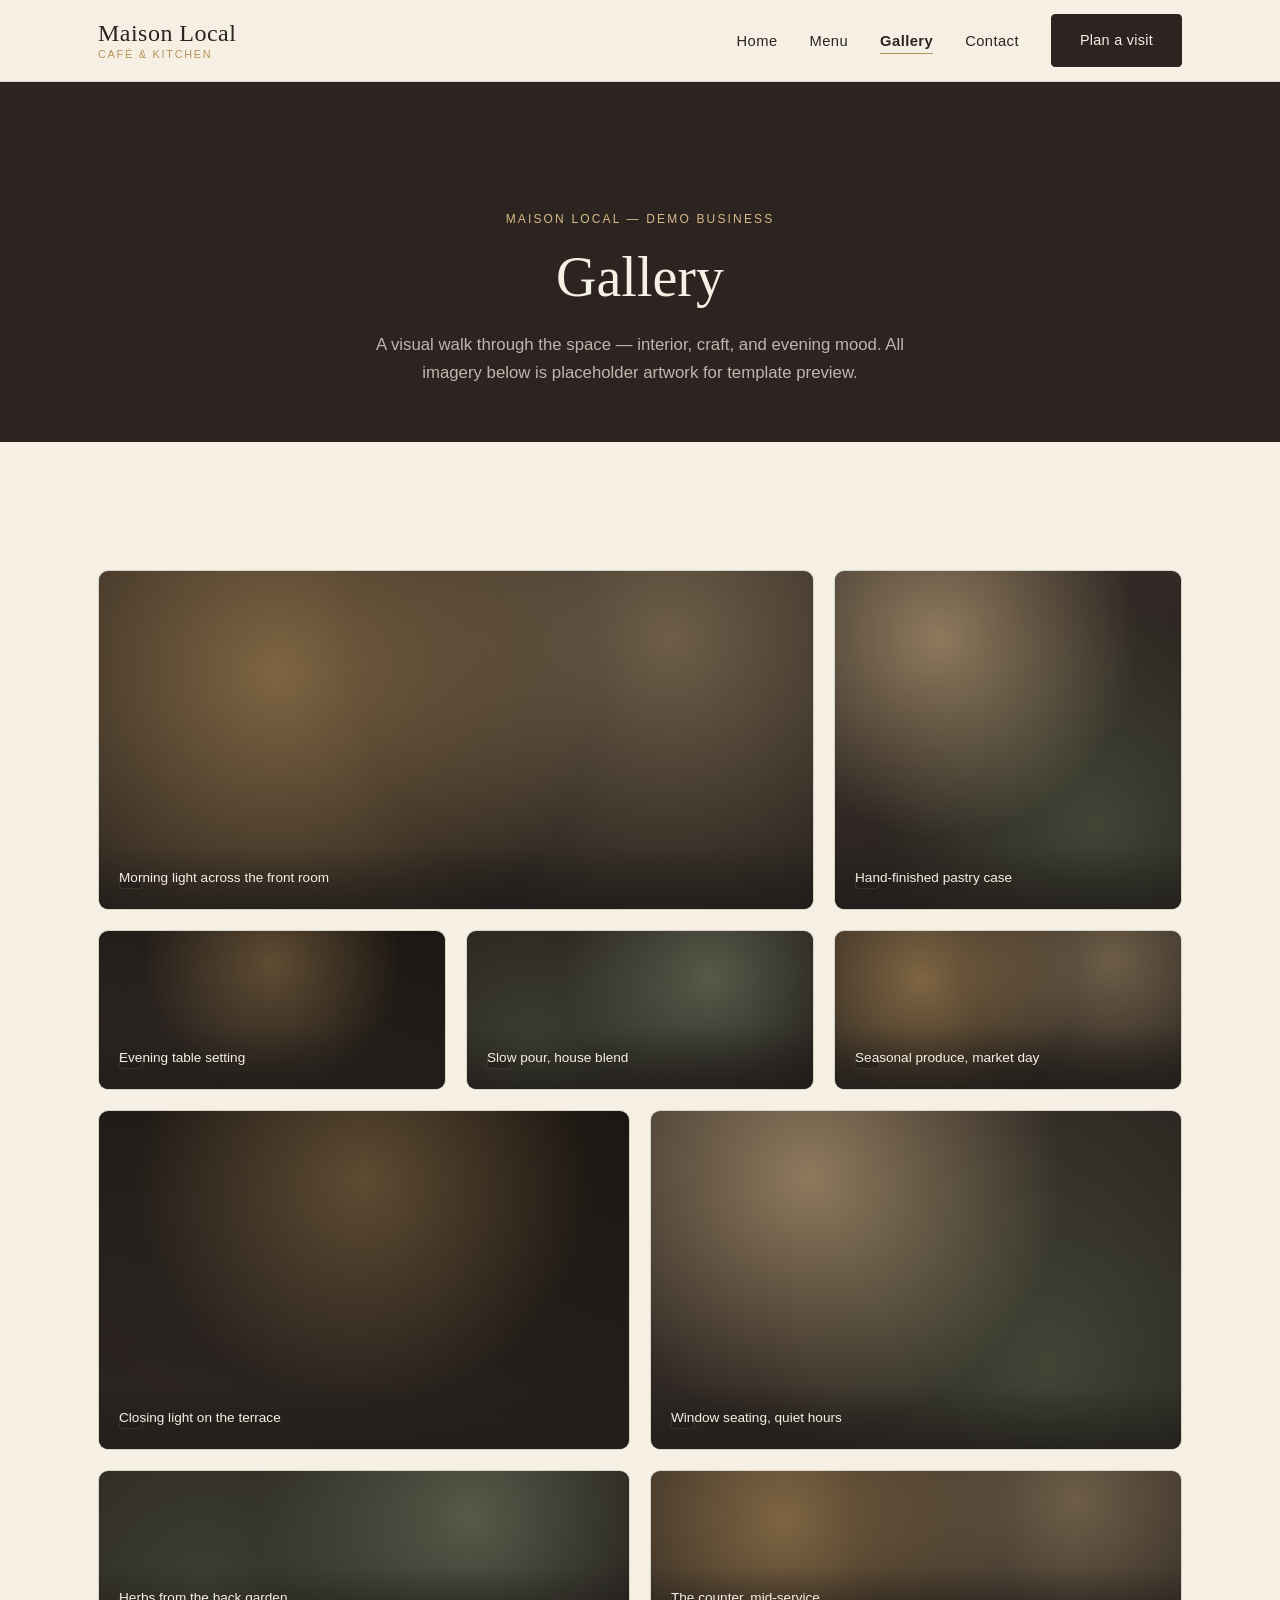
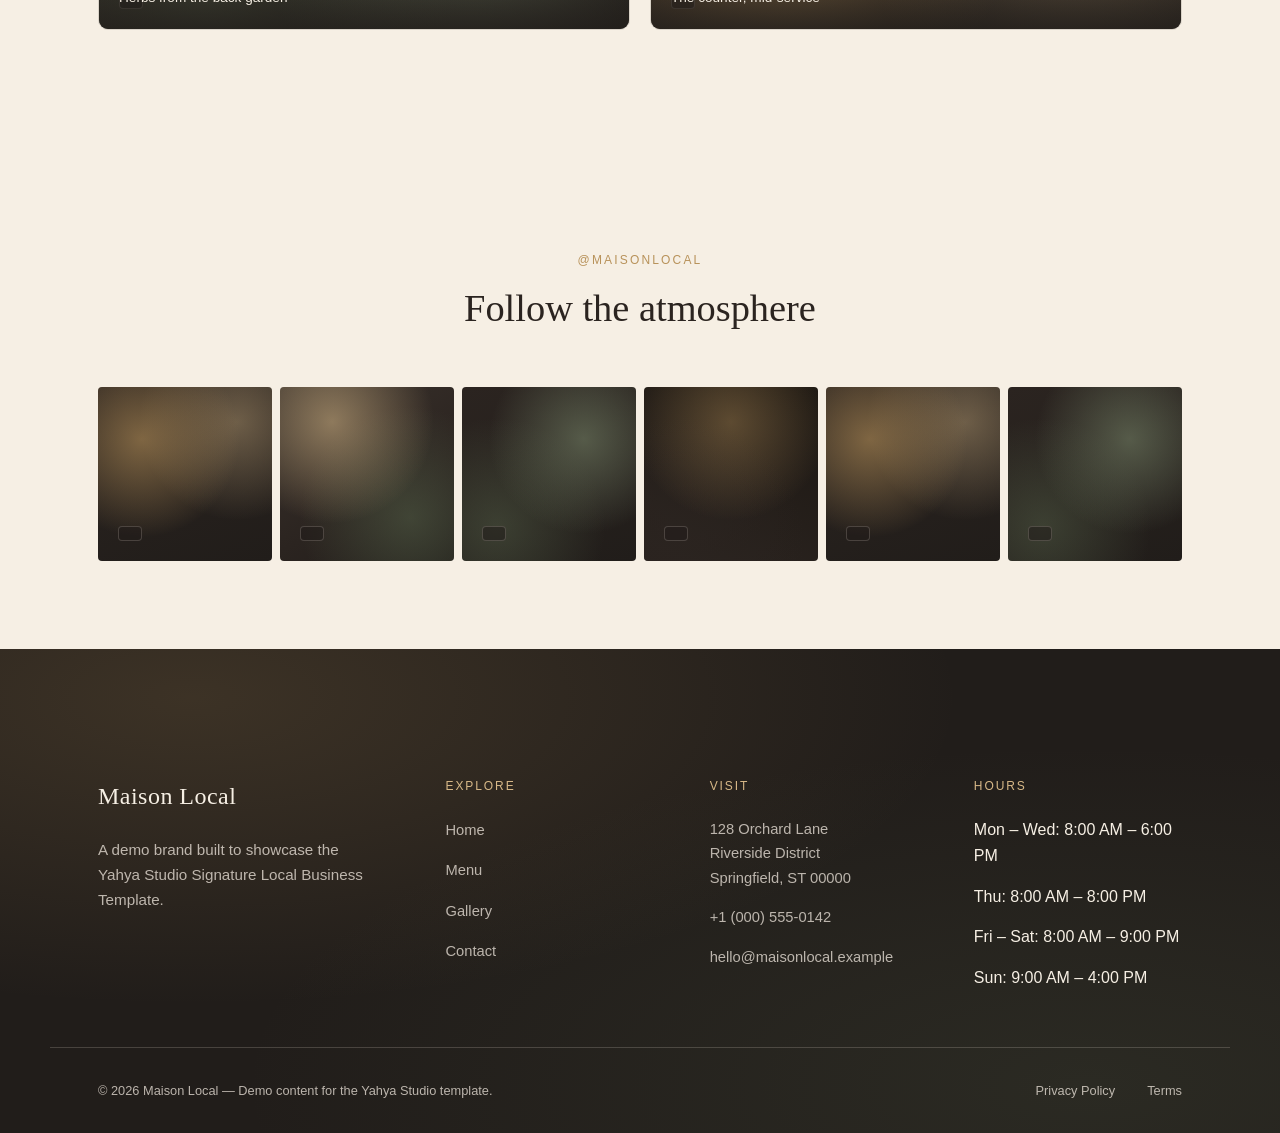
<file: templates/signature-local-business/gallery.html>
<!doctype html>
<html lang="en">
<head>
  <meta charset="UTF-8" />
  <meta name="viewport" content="width=device-width, initial-scale=1.0" />
  <title>Gallery — Maison Local</title>
  <meta name="description" content="A visual tour of Maison Local, part of the Yahya Studio Signature Local Business Template." />
  <link rel="stylesheet" href="css/style.css" />
</head>
<body>
  <a class="skip-link" href="#main">Skip to content</a>

  <header class="site-header">
    <div class="container site-header__inner">
      <a class="site-header__brand" href="index.html">
        <span class="site-header__wordmark">Maison Local</span>
        <span class="site-header__subtitle">Café &amp; Kitchen</span>
      </a>

      <nav class="site-nav" id="site-nav" aria-label="Primary">
        <ul class="site-nav__list">
          <li><a class="site-nav__link" href="index.html">Home</a></li>
          <li><a class="site-nav__link" href="menu.html">Menu</a></li>
          <li><a class="site-nav__link" href="gallery.html" aria-current="page">Gallery</a></li>
          <li><a class="site-nav__link" href="contact.html">Contact</a></li>
        </ul>
        <div class="site-header__actions">
          <a class="btn btn-primary" href="contact.html">Plan a visit</a>
        </div>
      </nav>

      <button class="nav-toggle" aria-expanded="false" aria-controls="site-nav" aria-label="Toggle navigation menu">
        <span class="nav-toggle__bar"></span>
        <span class="nav-toggle__bar"></span>
        <span class="nav-toggle__bar"></span>
      </button>
    </div>
  </header>

  <main id="main">
    <section class="page-hero">
      <div class="container">
        <p class="page-hero__eyebrow">Maison Local — Demo Business</p>
        <h1 class="page-hero__title">Gallery</h1>
        <p class="page-hero__subtitle">A visual walk through the space — interior, craft, and evening mood. All imagery below is placeholder artwork for template preview.</p>
      </div>
    </section>

    <section class="section">
      <div class="container">
        <div class="editorial-grid">
          <figure>
            <div class="placeholder-art placeholder-art--warm" role="img" aria-label="Placeholder image: café interior in morning light" style="height:100%;"></div>
            <figcaption>Morning light across the front room</figcaption>
          </figure>
          <figure>
            <div class="placeholder-art" role="img" aria-label="Placeholder image: pastry case detail" style="height:100%;"></div>
            <figcaption>Hand-finished pastry case</figcaption>
          </figure>
          <figure>
            <div class="placeholder-art placeholder-art--dusk" role="img" aria-label="Placeholder image: evening table setting" style="height:100%;"></div>
            <figcaption>Evening table setting</figcaption>
          </figure>
          <figure>
            <div class="placeholder-art placeholder-art--green" role="img" aria-label="Placeholder image: coffee pour detail" style="height:100%;"></div>
            <figcaption>Slow pour, house blend</figcaption>
          </figure>
          <figure>
            <div class="placeholder-art placeholder-art--warm" role="img" aria-label="Placeholder image: seasonal produce" style="height:100%;"></div>
            <figcaption>Seasonal produce, market day</figcaption>
          </figure>
          <figure>
            <div class="placeholder-art placeholder-art--dusk" role="img" aria-label="Placeholder image: terrace at dusk" style="height:100%;"></div>
            <figcaption>Closing light on the terrace</figcaption>
          </figure>
          <figure>
            <div class="placeholder-art" role="img" aria-label="Placeholder image: window seating" style="height:100%;"></div>
            <figcaption>Window seating, quiet hours</figcaption>
          </figure>
          <figure>
            <div class="placeholder-art placeholder-art--green" role="img" aria-label="Placeholder image: herb garden detail" style="height:100%;"></div>
            <figcaption>Herbs from the back garden</figcaption>
          </figure>
          <figure>
            <div class="placeholder-art placeholder-art--warm" role="img" aria-label="Placeholder image: bar counter detail" style="height:100%;"></div>
            <figcaption>The counter, mid-service</figcaption>
          </figure>
        </div>
      </div>
    </section>

    <section class="section--tight" aria-labelledby="social-heading">
      <div class="container">
        <div class="section-heading section-heading--center">
          <p class="eyebrow">@maisonlocal</p>
          <h2 class="section-title" id="social-heading">Follow the atmosphere</h2>
        </div>

        <div class="insta-grid">
          <a class="insta-tile" href="#" aria-label="View placeholder post 1 on Instagram (opens demo link)">
            <div class="insta-tile__art placeholder-art placeholder-art--warm" role="img" aria-label="Placeholder gallery image"></div>
            <span class="insta-tile__icon" aria-hidden="true">＋</span>
          </a>
          <a class="insta-tile" href="#" aria-label="View placeholder post 2 on Instagram (opens demo link)">
            <div class="insta-tile__art placeholder-art" role="img" aria-label="Placeholder gallery image"></div>
            <span class="insta-tile__icon" aria-hidden="true">＋</span>
          </a>
          <a class="insta-tile" href="#" aria-label="View placeholder post 3 on Instagram (opens demo link)">
            <div class="insta-tile__art placeholder-art placeholder-art--green" role="img" aria-label="Placeholder gallery image"></div>
            <span class="insta-tile__icon" aria-hidden="true">＋</span>
          </a>
          <a class="insta-tile" href="#" aria-label="View placeholder post 4 on Instagram (opens demo link)">
            <div class="insta-tile__art placeholder-art placeholder-art--dusk" role="img" aria-label="Placeholder gallery image"></div>
            <span class="insta-tile__icon" aria-hidden="true">＋</span>
          </a>
          <a class="insta-tile" href="#" aria-label="View placeholder post 5 on Instagram (opens demo link)">
            <div class="insta-tile__art placeholder-art placeholder-art--warm" role="img" aria-label="Placeholder gallery image"></div>
            <span class="insta-tile__icon" aria-hidden="true">＋</span>
          </a>
          <a class="insta-tile" href="#" aria-label="View placeholder post 6 on Instagram (opens demo link)">
            <div class="insta-tile__art placeholder-art placeholder-art--green" role="img" aria-label="Placeholder gallery image"></div>
            <span class="insta-tile__icon" aria-hidden="true">＋</span>
          </a>
        </div>
      </div>
    </section>
  </main>

  <footer class="site-footer">
    <div class="site-footer__bg" aria-hidden="true"></div>
    <div class="container site-footer__top">
      <div class="site-footer__brand-block">
        <span class="site-header__wordmark">Maison Local</span>
        <p class="site-footer__tagline">A demo brand built to showcase the Yahya Studio Signature Local Business Template.</p>
      </div>

      <div>
        <p class="site-footer__heading">Explore</p>
        <ul class="site-footer__list">
          <li><a href="index.html">Home</a></li>
          <li><a href="menu.html">Menu</a></li>
          <li><a href="gallery.html">Gallery</a></li>
          <li><a href="contact.html">Contact</a></li>
        </ul>
      </div>

      <div>
        <p class="site-footer__heading">Visit</p>
        <ul class="site-footer__list">
          <li><address>128 Orchard Lane<br />Riverside District<br />Springfield, ST 00000</address></li>
          <li><a href="tel:+10005550142">+1 (000) 555-0142</a></li>
          <li><a href="mailto:hello@maisonlocal.example">hello@maisonlocal.example</a></li>
        </ul>
      </div>

      <div>
        <p class="site-footer__heading">Hours</p>
        <ul class="site-footer__list">
          <li>Mon – Wed: 8:00 AM – 6:00 PM</li>
          <li>Thu: 8:00 AM – 8:00 PM</li>
          <li>Fri – Sat: 8:00 AM – 9:00 PM</li>
          <li>Sun: 9:00 AM – 4:00 PM</li>
        </ul>
      </div>
    </div>

    <div class="container site-footer__bottom">
      <span>&copy; 2026 Maison Local — Demo content for the Yahya Studio template.</span>
      <div class="site-footer__legal">
        <a href="#">Privacy Policy</a>
        <a href="#">Terms</a>
      </div>
    </div>
  </footer>

  <script src="js/script.js"></script>
</body>
</html>
</file>
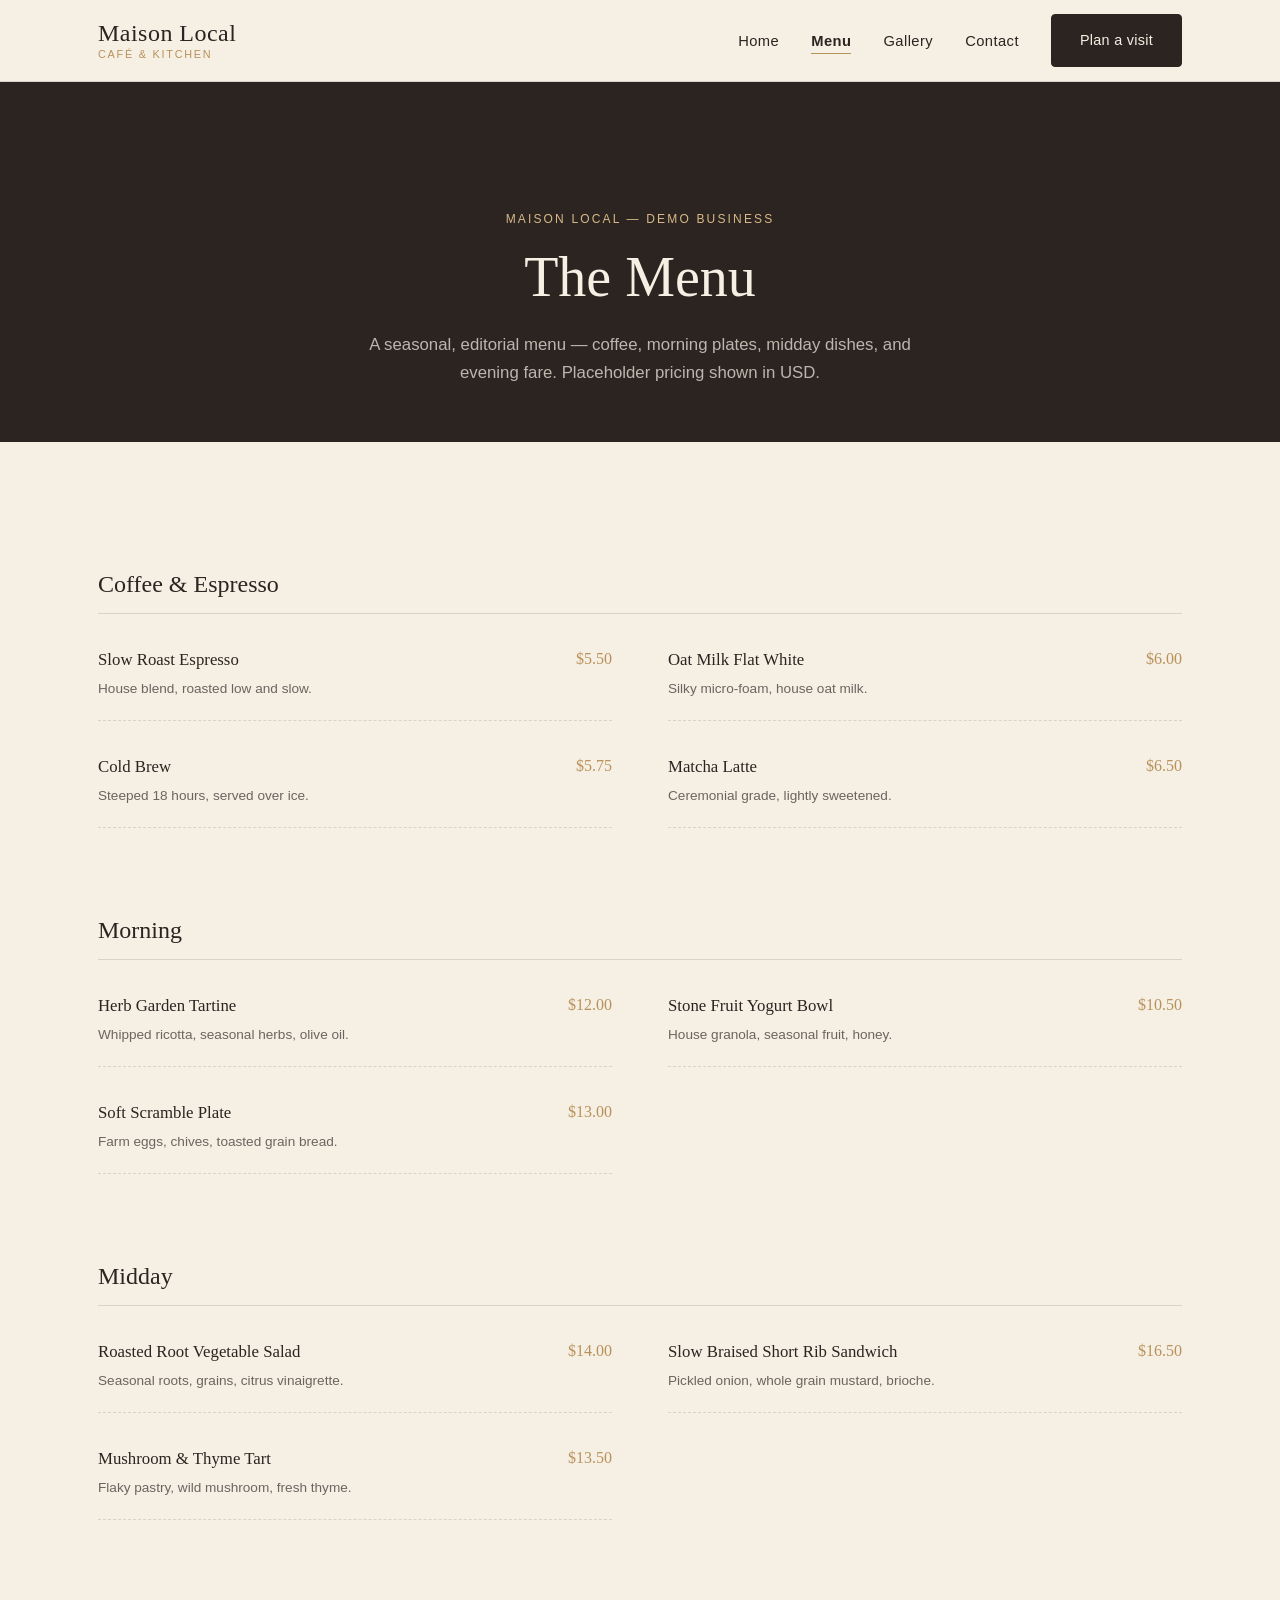
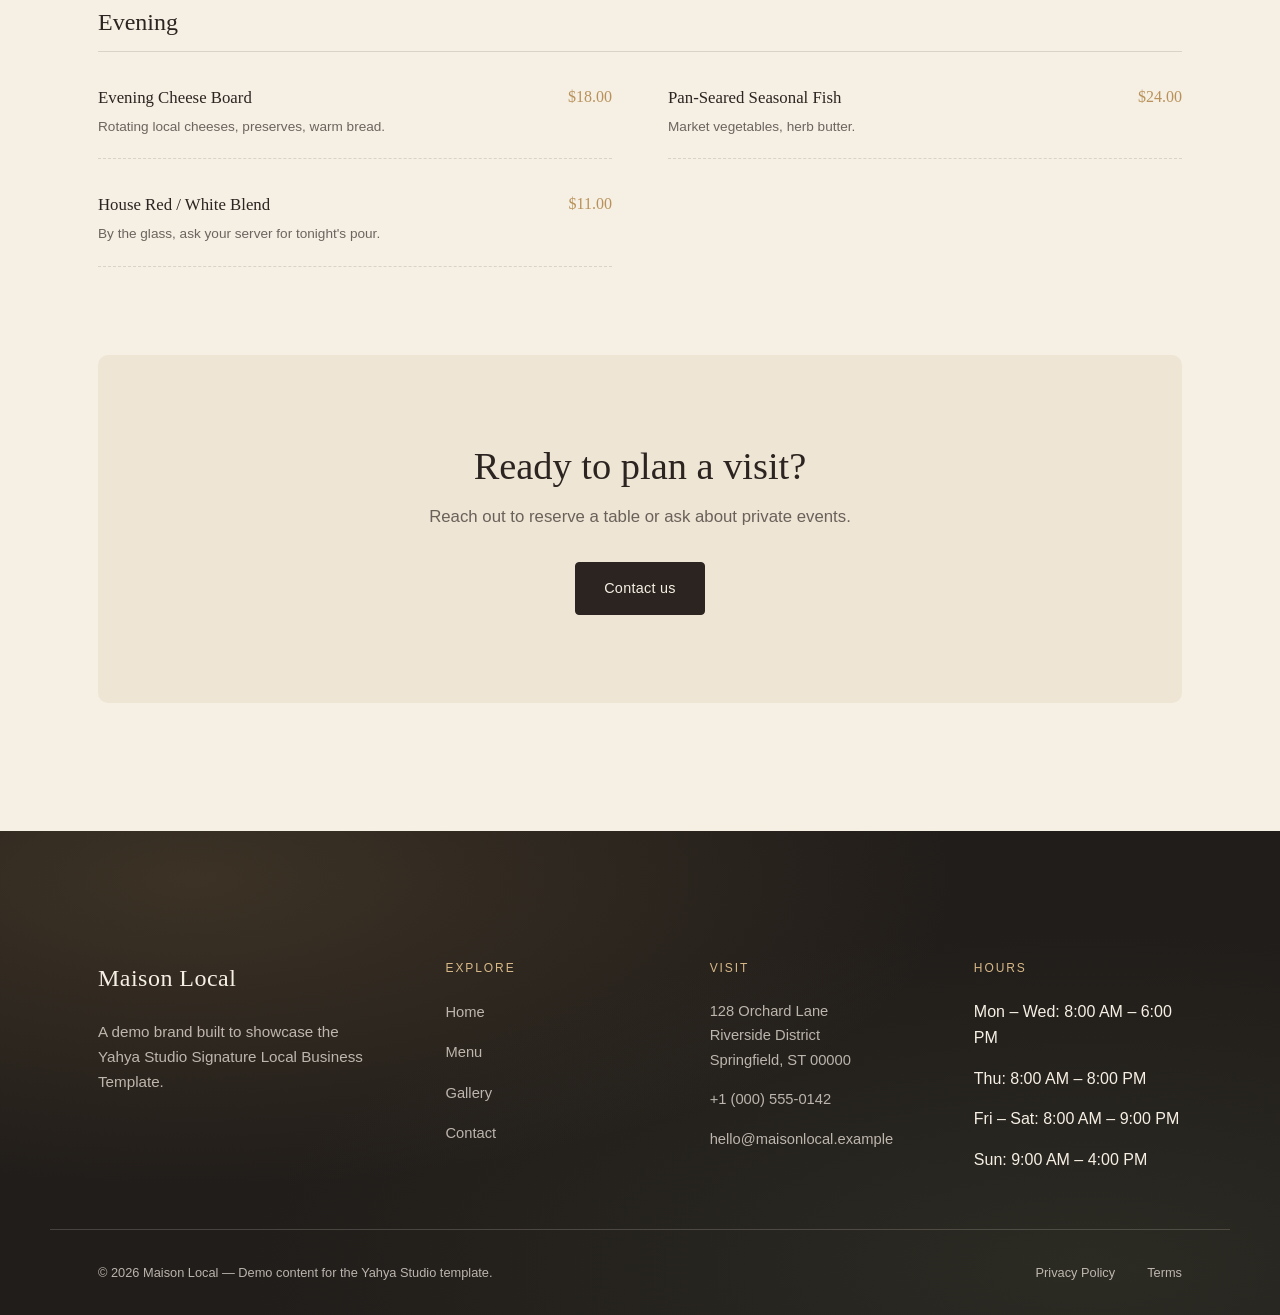
<file: templates/signature-local-business/menu.html>
<!doctype html>
<html lang="en">
<head>
  <meta charset="UTF-8" />
  <meta name="viewport" content="width=device-width, initial-scale=1.0" />
  <title>Menu — Maison Local</title>
  <meta name="description" content="Browse the demo menu for Maison Local, part of the Yahya Studio Signature Local Business Template." />
  <link rel="stylesheet" href="css/style.css" />
</head>
<body>
  <a class="skip-link" href="#main">Skip to content</a>

  <header class="site-header">
    <div class="container site-header__inner">
      <a class="site-header__brand" href="index.html">
        <span class="site-header__wordmark">Maison Local</span>
        <span class="site-header__subtitle">Café &amp; Kitchen</span>
      </a>

      <nav class="site-nav" id="site-nav" aria-label="Primary">
        <ul class="site-nav__list">
          <li><a class="site-nav__link" href="index.html">Home</a></li>
          <li><a class="site-nav__link" href="menu.html" aria-current="page">Menu</a></li>
          <li><a class="site-nav__link" href="gallery.html">Gallery</a></li>
          <li><a class="site-nav__link" href="contact.html">Contact</a></li>
        </ul>
        <div class="site-header__actions">
          <a class="btn btn-primary" href="contact.html">Plan a visit</a>
        </div>
      </nav>

      <button class="nav-toggle" aria-expanded="false" aria-controls="site-nav" aria-label="Toggle navigation menu">
        <span class="nav-toggle__bar"></span>
        <span class="nav-toggle__bar"></span>
        <span class="nav-toggle__bar"></span>
      </button>
    </div>
  </header>

  <main id="main">
    <section class="page-hero">
      <div class="container">
        <p class="page-hero__eyebrow">Maison Local — Demo Business</p>
        <h1 class="page-hero__title">The Menu</h1>
        <p class="page-hero__subtitle">A seasonal, editorial menu — coffee, morning plates, midday dishes, and evening fare. Placeholder pricing shown in USD.</p>
      </div>
    </section>

    <section class="section">
      <div class="container">
        <div class="menu-category">
          <h2 class="menu-category__title">Coffee &amp; Espresso</h2>
          <div class="menu-items">
            <div class="menu-item">
              <div>
                <span class="menu-item__name">Slow Roast Espresso</span>
                <span class="menu-item__desc">House blend, roasted low and slow.</span>
              </div>
              <span class="menu-item__price">$5.50</span>
            </div>
            <div class="menu-item">
              <div>
                <span class="menu-item__name">Oat Milk Flat White</span>
                <span class="menu-item__desc">Silky micro-foam, house oat milk.</span>
              </div>
              <span class="menu-item__price">$6.00</span>
            </div>
            <div class="menu-item">
              <div>
                <span class="menu-item__name">Cold Brew</span>
                <span class="menu-item__desc">Steeped 18 hours, served over ice.</span>
              </div>
              <span class="menu-item__price">$5.75</span>
            </div>
            <div class="menu-item">
              <div>
                <span class="menu-item__name">Matcha Latte</span>
                <span class="menu-item__desc">Ceremonial grade, lightly sweetened.</span>
              </div>
              <span class="menu-item__price">$6.50</span>
            </div>
          </div>
        </div>

        <div class="menu-category">
          <h2 class="menu-category__title">Morning</h2>
          <div class="menu-items">
            <div class="menu-item">
              <div>
                <span class="menu-item__name">Herb Garden Tartine</span>
                <span class="menu-item__desc">Whipped ricotta, seasonal herbs, olive oil.</span>
              </div>
              <span class="menu-item__price">$12.00</span>
            </div>
            <div class="menu-item">
              <div>
                <span class="menu-item__name">Stone Fruit Yogurt Bowl</span>
                <span class="menu-item__desc">House granola, seasonal fruit, honey.</span>
              </div>
              <span class="menu-item__price">$10.50</span>
            </div>
            <div class="menu-item">
              <div>
                <span class="menu-item__name">Soft Scramble Plate</span>
                <span class="menu-item__desc">Farm eggs, chives, toasted grain bread.</span>
              </div>
              <span class="menu-item__price">$13.00</span>
            </div>
          </div>
        </div>

        <div class="menu-category">
          <h2 class="menu-category__title">Midday</h2>
          <div class="menu-items">
            <div class="menu-item">
              <div>
                <span class="menu-item__name">Roasted Root Vegetable Salad</span>
                <span class="menu-item__desc">Seasonal roots, grains, citrus vinaigrette.</span>
              </div>
              <span class="menu-item__price">$14.00</span>
            </div>
            <div class="menu-item">
              <div>
                <span class="menu-item__name">Slow Braised Short Rib Sandwich</span>
                <span class="menu-item__desc">Pickled onion, whole grain mustard, brioche.</span>
              </div>
              <span class="menu-item__price">$16.50</span>
            </div>
            <div class="menu-item">
              <div>
                <span class="menu-item__name">Mushroom &amp; Thyme Tart</span>
                <span class="menu-item__desc">Flaky pastry, wild mushroom, fresh thyme.</span>
              </div>
              <span class="menu-item__price">$13.50</span>
            </div>
          </div>
        </div>

        <div class="menu-category">
          <h2 class="menu-category__title">Evening</h2>
          <div class="menu-items">
            <div class="menu-item">
              <div>
                <span class="menu-item__name">Evening Cheese Board</span>
                <span class="menu-item__desc">Rotating local cheeses, preserves, warm bread.</span>
              </div>
              <span class="menu-item__price">$18.00</span>
            </div>
            <div class="menu-item">
              <div>
                <span class="menu-item__name">Pan-Seared Seasonal Fish</span>
                <span class="menu-item__desc">Market vegetables, herb butter.</span>
              </div>
              <span class="menu-item__price">$24.00</span>
            </div>
            <div class="menu-item">
              <div>
                <span class="menu-item__name">House Red / White Blend</span>
                <span class="menu-item__desc">By the glass, ask your server for tonight's pour.</span>
              </div>
              <span class="menu-item__price">$11.00</span>
            </div>
          </div>
        </div>

        <div class="menu-cta">
          <h2 class="section-title">Ready to plan a visit?</h2>
          <p class="section-subtitle" style="margin-inline:auto;">Reach out to reserve a table or ask about private events.</p>
          <div class="hero__actions" style="justify-content:center; margin-top: var(--space-md);">
            <a class="btn btn-primary" href="contact.html">Contact us</a>
          </div>
        </div>
      </div>
    </section>
  </main>

  <footer class="site-footer">
    <div class="site-footer__bg" aria-hidden="true"></div>
    <div class="container site-footer__top">
      <div class="site-footer__brand-block">
        <span class="site-header__wordmark">Maison Local</span>
        <p class="site-footer__tagline">A demo brand built to showcase the Yahya Studio Signature Local Business Template.</p>
      </div>

      <div>
        <p class="site-footer__heading">Explore</p>
        <ul class="site-footer__list">
          <li><a href="index.html">Home</a></li>
          <li><a href="menu.html">Menu</a></li>
          <li><a href="gallery.html">Gallery</a></li>
          <li><a href="contact.html">Contact</a></li>
        </ul>
      </div>

      <div>
        <p class="site-footer__heading">Visit</p>
        <ul class="site-footer__list">
          <li><address>128 Orchard Lane<br />Riverside District<br />Springfield, ST 00000</address></li>
          <li><a href="tel:+10005550142">+1 (000) 555-0142</a></li>
          <li><a href="mailto:hello@maisonlocal.example">hello@maisonlocal.example</a></li>
        </ul>
      </div>

      <div>
        <p class="site-footer__heading">Hours</p>
        <ul class="site-footer__list">
          <li>Mon – Wed: 8:00 AM – 6:00 PM</li>
          <li>Thu: 8:00 AM – 8:00 PM</li>
          <li>Fri – Sat: 8:00 AM – 9:00 PM</li>
          <li>Sun: 9:00 AM – 4:00 PM</li>
        </ul>
      </div>
    </div>

    <div class="container site-footer__bottom">
      <span>&copy; 2026 Maison Local — Demo content for the Yahya Studio template.</span>
      <div class="site-footer__legal">
        <a href="#">Privacy Policy</a>
        <a href="#">Terms</a>
      </div>
    </div>
  </footer>

  <script src="js/script.js"></script>
</body>
</html>
</file>
<file: studio/css/style.css>
/* ==========================================================================
   Yahya Studio — base styles
   ========================================================================== */

:root {
  --color-bg: #0a0c10;
  --color-bg-alt: #0d1015;
  --color-surface: #12151c;
  --color-surface-2: #191d26;
  --color-border: rgba(255, 255, 255, 0.1);
  --color-border-strong: rgba(255, 255, 255, 0.18);

  --color-ink: #f2f4f8;
  --color-ink-dim: #99a2b3;
  --color-ink-faint: #818897;

  --color-accent: #2dd4ee;
  --color-accent-2: #6d5efc;
  --color-accent-soft: rgba(45, 212, 238, 0.12);
  --color-on-accent: #000000;

  --gradient-accent: linear-gradient(135deg, var(--color-accent) 0%, var(--color-accent-2) 100%);

  --font-body: -apple-system, BlinkMacSystemFont, 'Segoe UI', Helvetica, Arial, sans-serif;
  --font-mono: ui-monospace, 'SFMono-Regular', Menlo, Consolas, 'Liberation Mono', monospace;

  --container-width: 1120px;
  --radius: 6px;
  --radius-lg: 16px;

  --space-1: 0.5rem;
  --space-2: 1rem;
  --space-3: 1.5rem;
  --space-4: 2.5rem;
  --space-5: 4rem;
  --space-6: 6rem;
}

/* ---- Reset ---- */

*,
*::before,
*::after {
  box-sizing: border-box;
}

html {
  scroll-behavior: smooth;
}

body {
  margin: 0;
  background: var(--color-bg);
  color: var(--color-ink);
  font-family: var(--font-body);
  line-height: 1.6;
  -webkit-font-smoothing: antialiased;
}

img {
  max-width: 100%;
  display: block;
}

a {
  color: inherit;
  text-decoration: none;
}

ul, ol {
  margin: 0;
  padding: 0;
  list-style: none;
}

h1, h2, h3 {
  font-family: var(--font-body);
  color: var(--color-ink);
  letter-spacing: -0.01em;
  font-weight: 700;
  margin: 0 0 var(--space-2);
}

h1 {
  font-size: clamp(2.4rem, 6vw, 4.4rem);
  line-height: 1.03;
  font-weight: 800;
  letter-spacing: -0.02em;
}

h2 {
  font-size: clamp(1.8rem, 4vw, 2.4rem);
  line-height: 1.15;
}

p {
  margin: 0 0 var(--space-2);
  color: var(--color-ink-dim);
}

.container {
  width: 100%;
  max-width: var(--container-width);
  margin: 0 auto;
  padding: 0 var(--space-3);
}

#work,
#services,
#process,
#planner,
#contact {
  scroll-margin-top: 90px;
}

.eyebrow {
  font-family: var(--font-mono);
  text-transform: uppercase;
  letter-spacing: 0.18em;
  font-size: 0.76rem;
  color: var(--color-accent);
  font-weight: 600;
  margin-bottom: var(--space-1);
}

.section-kicker {
  display: block;
  width: 40px;
  height: 2px;
  margin-bottom: var(--space-2);
  background: var(--gradient-accent);
}

.visually-hidden {
  position: absolute;
  width: 1px;
  height: 1px;
  padding: 0;
  margin: -1px;
  overflow: hidden;
  clip: rect(0, 0, 0, 0);
  white-space: nowrap;
  border: 0;
}

.skip-link {
  position: absolute;
  top: -100%;
  left: var(--space-2);
  background: var(--color-accent);
  color: var(--color-on-accent);
  padding: var(--space-1) var(--space-2);
  border-radius: var(--radius);
  z-index: 1000;
  transition: top 0.2s ease;
}

.skip-link:focus {
  top: var(--space-2);
}

/* ---- Focus states ---- */

a:focus-visible,
button:focus-visible {
  outline: 2px solid var(--color-accent);
  outline-offset: 3px;
}

/* ---- Buttons ---- */

.btn {
  display: inline-flex;
  align-items: center;
  gap: 0.5em;
  padding: 0.9rem 1.7rem;
  border-radius: var(--radius);
  font-weight: 600;
  letter-spacing: 0.01em;
  border: 1px solid transparent;
  transition: background-color 0.2s ease, color 0.2s ease, border-color 0.2s ease, transform 0.15s ease, box-shadow 0.2s ease;
}

.btn-primary {
  background: var(--gradient-accent);
  color: var(--color-on-accent);
  box-shadow: 0 0 0 1px rgba(45, 212, 238, 0.25), 0 10px 30px -12px rgba(45, 212, 238, 0.55);
}

.btn-primary:hover {
  box-shadow: 0 0 0 1px rgba(45, 212, 238, 0.4), 0 14px 34px -10px rgba(109, 94, 252, 0.55);
}

.btn-secondary {
  background: transparent;
  color: var(--color-ink);
  border-color: var(--color-border-strong);
}

.btn-secondary:hover {
  border-color: var(--color-accent);
  color: var(--color-accent);
}

.btn-small {
  padding: 0.6rem 1.2rem;
  font-size: 0.85rem;
}

/* ---- Header ---- */

.site-header {
  position: sticky;
  top: 0;
  z-index: 100;
  background: rgba(10, 12, 16, 0.8);
  border-bottom: 1px solid var(--color-border);
  backdrop-filter: blur(8px);
}

.header-bar {
  display: flex;
  align-items: center;
  justify-content: space-between;
  padding-top: var(--space-2);
  padding-bottom: var(--space-2);
}

.brand {
  display: flex;
  align-items: center;
}

.brand-logo {
  display: block;
  height: 28px;
  width: auto;
}

.nav-toggle {
  display: none;
  flex-direction: column;
  justify-content: center;
  gap: 5px;
  width: 40px;
  height: 40px;
  background: transparent;
  border: 1px solid var(--color-border);
  border-radius: var(--radius);
  cursor: pointer;
}

.nav-toggle-bar {
  display: block;
  height: 2px;
  width: 20px;
  margin: 0 auto;
  background: var(--color-ink);
}

.primary-nav {
  display: flex;
  align-items: center;
  gap: var(--space-3);
}

.primary-nav a {
  font-size: 0.85rem;
  font-weight: 600;
  color: var(--color-ink-dim);
  transition: color 0.2s ease;
}

.primary-nav a:hover {
  color: var(--color-accent);
}

.primary-nav .nav-cta {
  padding: 0.55rem 1.2rem;
  border-radius: 999px;
  background: var(--gradient-accent);
  border: 1px solid transparent;
  color: var(--color-on-accent);
  transition: box-shadow 0.2s ease, transform 0.15s ease;
}

.primary-nav .nav-cta:hover {
  box-shadow: 0 8px 24px -8px rgba(45, 212, 238, 0.55);
  transform: translateY(-1px);
  color: var(--color-on-accent);
}

/* ---- Hero ---- */

.hero {
  position: relative;
  padding: var(--space-6) 0 var(--space-5);
  overflow: hidden;
}

.hero-starfield {
  position: absolute;
  inset: 0;
  z-index: 0;
  display: block;
  width: 100%;
  height: 100%;
  pointer-events: none;
  mask-image: linear-gradient(180deg, black, transparent 92%);
  -webkit-mask-image: linear-gradient(180deg, black, transparent 92%);
}

.hero-glow {
  position: absolute;
  z-index: 0;
  border-radius: 50%;
  pointer-events: none;
  filter: blur(10px);
}

.hero-glow-cyan {
  top: -120px;
  right: -80px;
  width: 420px;
  height: 420px;
  background: radial-gradient(circle, rgba(45, 212, 238, 0.22) 0%, transparent 70%);
}

.hero-glow-violet {
  bottom: -160px;
  left: -100px;
  width: 380px;
  height: 380px;
  background: radial-gradient(circle, rgba(109, 94, 252, 0.18) 0%, transparent 70%);
}

.hero-inner {
  position: relative;
  z-index: 1;
  display: grid;
  grid-template-columns: 1.3fr 0.9fr;
  gap: var(--space-5);
  align-items: end;
}

.hero-kicker {
  display: block;
  width: 56px;
  height: 2px;
  margin-bottom: var(--space-2);
  background: var(--gradient-accent);
}

.hero-lead {
  font-size: 1.15rem;
  max-width: 48ch;
}

.hero-actions {
  display: flex;
  flex-wrap: wrap;
  gap: var(--space-2);
  margin-top: var(--space-4);
}

/* Hero side panel */

.hero-panel {
  position: relative;
  display: flex;
  flex-direction: column;
  gap: var(--space-3);
  padding: var(--space-3);
  border: 1px solid var(--color-border);
  border-radius: var(--radius-lg);
  background: var(--color-surface);
  box-shadow: 0 30px 60px -30px rgba(0, 0, 0, 0.6);
}

.hero-panel-badge {
  display: inline-flex;
  align-self: flex-start;
  align-items: center;
  gap: 0.6rem;
  padding: 0.4rem 0.85rem;
  border-radius: 999px;
  background: var(--color-accent-soft);
  border: 1px solid rgba(45, 212, 238, 0.3);
  font-family: var(--font-mono);
  font-size: 0.74rem;
  font-weight: 600;
  letter-spacing: 0.02em;
  color: var(--color-accent);
}

.hero-panel-badge-dot {
  width: 7px;
  height: 7px;
  border-radius: 50%;
  background: var(--color-accent);
  box-shadow: 0 0 0 3px rgba(45, 212, 238, 0.2);
  animation: pulse-dot 2.4s ease-in-out infinite;
}

.hero-signal-list {
  display: flex;
  flex-direction: column;
  gap: 0.7rem;
  padding-top: var(--space-2);
  border-top: 1px solid var(--color-border);
}

.hero-signal-list li {
  display: flex;
  align-items: center;
  gap: 0.65rem;
}

.hero-signal-dot {
  width: 5px;
  height: 5px;
  border-radius: 50%;
  background: var(--color-accent);
  flex-shrink: 0;
}

.hero-signal-value {
  font-size: 0.92rem;
  font-weight: 600;
  color: var(--color-ink);
}

/* ---- Work ---- */

.work {
  padding: var(--space-6) 0;
  border-top: 1px solid var(--color-border);
}

.work-grid {
  margin-top: var(--space-3);
  display: grid;
  grid-template-columns: repeat(2, 1fr);
  gap: var(--space-3);
}

.work-card {
  display: flex;
  flex-direction: column;
  border-radius: var(--radius-lg);
  border: 1px solid var(--color-border);
  background: var(--color-surface);
  overflow: hidden;
  transition: box-shadow 0.25s ease, transform 0.25s ease, border-color 0.25s ease;
}

.work-card:hover {
  border-color: rgba(45, 212, 238, 0.4);
  box-shadow: 0 25px 50px -24px rgba(45, 212, 238, 0.25);
  transform: translateY(-4px);
}

.work-thumb {
  position: relative;
  aspect-ratio: 16 / 10;
  overflow: hidden;
  background: var(--color-surface-2);
  border-bottom: 1px solid var(--color-border);
}

.work-thumb img {
  display: block;
  width: 100%;
  height: 100%;
  object-fit: cover;
  transition: transform 0.4s ease;
}

.work-card:hover .work-thumb img {
  transform: scale(1.04);
}

.work-thumb-index {
  position: absolute;
  z-index: 1;
  top: var(--space-2);
  left: var(--space-2);
  padding: 0.25rem 0.55rem;
  border-radius: 999px;
  background: rgba(10, 12, 16, 0.75);
  border: 1px solid var(--color-border-strong);
  backdrop-filter: blur(4px);
  font-family: var(--font-mono);
  font-size: 0.7rem;
  font-weight: 600;
  letter-spacing: 0.08em;
  color: var(--color-accent);
}

.work-card-body {
  padding: var(--space-3);
}

.work-category {
  font-family: var(--font-mono);
  text-transform: uppercase;
  letter-spacing: 0.12em;
  font-size: 0.7rem;
  font-weight: 600;
  color: var(--color-accent);
  margin-bottom: 0.4rem;
}

.work-card-body h3 {
  font-size: 1.4rem;
  margin-bottom: 0.5rem;
}

.work-description {
  font-size: 0.92rem;
  margin-bottom: var(--space-3);
}

.work-tags {
  display: flex;
  flex-wrap: wrap;
  gap: 0.5rem;
  margin: 0 0 var(--space-3);
  padding-top: var(--space-2);
  border-top: 1px solid var(--color-border);
}

.work-tags li {
  font-family: var(--font-mono);
  padding: 0.25rem 0.6rem;
  border-radius: var(--radius);
  border: 1px solid var(--color-border);
  background: var(--color-surface-2);
  font-size: 0.7rem;
  font-weight: 600;
  letter-spacing: 0.04em;
  text-transform: uppercase;
  color: var(--color-ink-dim);
}

/* ---- Services & Stack ---- */

.services {
  padding: var(--space-6) 0;
  border-top: 1px solid var(--color-border);
  background: var(--color-bg-alt);
}

.services-columns {
  margin-top: var(--space-3);
  display: grid;
  grid-template-columns: 1.4fr 1fr;
  gap: var(--space-4);
  align-items: start;
}

.services-column-title {
  font-family: var(--font-mono);
  text-transform: uppercase;
  letter-spacing: 0.12em;
  font-size: 0.76rem;
  font-weight: 700;
  color: var(--color-ink-dim);
  margin: 0 0 var(--space-2);
}

.services-grid {
  display: grid;
  grid-template-columns: repeat(1, 1fr);
  gap: 0;
  border-top: 1px solid var(--color-border);
}

.service-item {
  display: flex;
  align-items: flex-start;
  gap: var(--space-2);
  padding: var(--space-2) 0;
  border-bottom: 1px solid var(--color-border);
  transition: background-color 0.2s ease;
}

.service-index {
  font-family: var(--font-mono);
  font-size: 0.8rem;
  font-weight: 700;
  color: var(--color-accent);
  flex-shrink: 0;
}

.service-body {
  display: flex;
  flex-direction: column;
  gap: 0.35rem;
}

.service-name {
  font-size: 1rem;
  font-weight: 600;
  color: var(--color-ink);
}

.service-desc {
  font-size: 0.85rem;
  color: var(--color-ink-dim);
  margin: 0;
}

.stack-card {
  height: 100%;
  padding: var(--space-3);
  border: 1px solid var(--color-border);
  border-radius: var(--radius-lg);
  background: var(--color-surface);
}

.stack-card-label {
  font-family: var(--font-mono);
  font-size: 0.72rem;
  color: var(--color-ink-faint);
  margin: 0 0 var(--space-2);
  padding-bottom: var(--space-2);
  border-bottom: 1px solid var(--color-border);
}

.stack-grid {
  display: flex;
  flex-wrap: wrap;
  gap: 0.6rem;
}

.stack-chip {
  font-family: var(--font-mono);
  padding: 0.5rem 0.9rem;
  border-radius: var(--radius);
  border: 1px solid var(--color-border);
  background: var(--color-surface-2);
  font-size: 0.8rem;
  font-weight: 600;
  color: var(--color-ink);
  transition: border-color 0.2s ease, color 0.2s ease;
}

.stack-chip:hover {
  border-color: var(--color-accent);
  color: var(--color-accent);
}

/* ---- Process ---- */

.process {
  padding: var(--space-6) 0;
  border-top: 1px solid var(--color-border);
}

.process-grid {
  margin-top: var(--space-4);
  display: grid;
  grid-template-columns: repeat(4, 1fr);
  gap: var(--space-3);
}

.process-step {
  position: relative;
  display: flex;
  flex-direction: column;
  gap: 0.5rem;
  padding-top: var(--space-3);
  border-top: 2px solid var(--color-border);
}

.process-step::before {
  content: "";
  position: absolute;
  top: -2px;
  left: 0;
  width: 28px;
  height: 2px;
  background: var(--gradient-accent);
}

.process-index {
  display: block;
  font-family: var(--font-mono);
  font-size: 0.85rem;
  font-weight: 700;
  color: var(--color-accent);
  margin-bottom: 0.4rem;
}

.process-name {
  display: block;
  font-size: 1.15rem;
  font-weight: 700;
  color: var(--color-ink);
}

.process-desc {
  font-size: 0.88rem;
  color: var(--color-ink-dim);
  margin: 0;
}

/* ---- Why ---- */

.why {
  padding: var(--space-6) 0;
  border-top: 1px solid var(--color-border);
  background: var(--color-bg-alt);
}

.why-grid {
  display: grid;
  grid-template-columns: 1fr 1fr;
  gap: var(--space-4);
  align-items: center;
}

.why-lead {
  font-size: 1.05rem;
  max-width: 42ch;
}

.why-tags {
  display: grid;
  grid-template-columns: repeat(2, 1fr);
  gap: 0.6rem;
}

.why-tags li {
  font-family: var(--font-mono);
  padding: 0.85rem 1rem;
  border-radius: var(--radius);
  border: 1px solid var(--color-border);
  background: var(--color-surface);
  font-size: 0.85rem;
  font-weight: 600;
  letter-spacing: 0.02em;
  color: var(--color-ink);
  text-align: center;
  transition: border-color 0.2s ease, color 0.2s ease;
}

.why-tags li:hover {
  border-color: var(--color-accent);
  color: var(--color-accent);
}

/* ---- Website Planner ---- */

.planner {
  padding: var(--space-6) 0;
  border-top: 1px solid var(--color-border);
  background: var(--color-bg-alt);
}

.planner-lead {
  max-width: 56ch;
  margin-bottom: var(--space-4);
  font-size: 1.05rem;
}

.planner-layout {
  display: grid;
  grid-template-columns: 1.5fr 1fr;
  gap: var(--space-4);
  align-items: start;
}

.planner-form {
  display: flex;
  flex-direction: column;
  gap: var(--space-3);
}

.planner-field {
  margin: 0;
  padding: var(--space-3);
  border: 1px solid var(--color-border);
  border-radius: var(--radius-lg);
  background: var(--color-surface);
}

.planner-field legend {
  padding: 0 0.4rem;
  font-family: var(--font-mono);
  font-size: 0.76rem;
  font-weight: 700;
  letter-spacing: 0.08em;
  text-transform: uppercase;
  color: var(--color-ink-dim);
}

.planner-pill-group {
  display: flex;
  flex-wrap: wrap;
  gap: 0.6rem;
  margin-top: var(--space-2);
}

.planner-pill {
  position: relative;
  cursor: pointer;
}

.planner-pill span {
  display: inline-flex;
  align-items: center;
  padding: 0.55rem 1rem;
  border-radius: 999px;
  border: 1px solid var(--color-border);
  background: var(--color-surface-2);
  font-size: 0.85rem;
  font-weight: 600;
  color: var(--color-ink-dim);
  transition: background-color 0.2s ease, color 0.2s ease, border-color 0.2s ease;
}

.planner-pill:hover span {
  border-color: var(--color-accent);
  color: var(--color-ink);
}

.planner-pill input:checked + span {
  background: var(--gradient-accent);
  border-color: transparent;
  color: var(--color-on-accent);
}

.planner-pill input:focus-visible + span {
  outline: 2px solid var(--color-accent);
  outline-offset: 2px;
}

.planner-result {
  position: sticky;
  top: 96px;
  display: flex;
  flex-direction: column;
  gap: var(--space-3);
  padding: var(--space-4);
  border: 1px solid var(--color-border);
  border-radius: var(--radius-lg);
  background: var(--color-surface);
  box-shadow: 0 30px 60px -35px rgba(0, 0, 0, 0.7);
}

.planner-result-label {
  margin: 0;
  font-family: var(--font-mono);
  font-size: 0.76rem;
  font-weight: 700;
  letter-spacing: 0.1em;
  text-transform: uppercase;
  color: var(--color-accent);
}

.planner-result-body {
  display: flex;
  flex-direction: column;
  gap: var(--space-3);
}

.planner-result-row {
  display: flex;
  align-items: baseline;
  justify-content: space-between;
  gap: 0.5rem;
  padding-bottom: var(--space-2);
  border-bottom: 1px solid var(--color-border);
}

.planner-result-key {
  font-family: var(--font-mono);
  font-size: 0.72rem;
  font-weight: 700;
  letter-spacing: 0.06em;
  text-transform: uppercase;
  color: var(--color-ink-dim);
  flex-shrink: 0;
}

.planner-result-value {
  font-size: 1rem;
  font-weight: 700;
  color: var(--color-ink);
  text-align: right;
}

.planner-result-block {
  display: flex;
  flex-direction: column;
  gap: 0.6rem;
  padding-bottom: var(--space-2);
  border-bottom: 1px solid var(--color-border);
}

.planner-result-tags {
  display: flex;
  flex-wrap: wrap;
  gap: 0.5rem;
}

.planner-result-tags li {
  font-family: var(--font-mono);
  padding: 0.3rem 0.65rem;
  border-radius: var(--radius);
  border: 1px solid rgba(45, 212, 238, 0.3);
  background: var(--color-accent-soft);
  font-size: 0.72rem;
  font-weight: 600;
  letter-spacing: 0.03em;
  color: var(--color-accent);
}

.planner-result-explanation {
  margin: 0;
  font-size: 0.92rem;
  color: var(--color-ink-dim);
}

.planner-cta {
  width: 100%;
  justify-content: center;
}

/* ---- Contact ---- */

.contact {
  padding: var(--space-6) 0;
  border-top: 1px solid var(--color-border);
}

.contact-header {
  max-width: 640px;
  margin-bottom: var(--space-4);
}

.contact-lead {
  max-width: 48ch;
}

.contact-note {
  margin: 0;
  font-size: 0.85rem;
  font-style: italic;
  color: var(--color-ink-faint);
}

.contact-layout {
  display: grid;
  grid-template-columns: 1.6fr 1fr;
  gap: var(--space-4);
  align-items: start;
}

/* Form */

.contact-form {
  padding: var(--space-4);
  border: 1px solid var(--color-border);
  border-radius: var(--radius-lg);
  background: var(--color-surface);
  box-shadow: 0 30px 60px -35px rgba(0, 0, 0, 0.7);
}

.form-honeypot {
  position: absolute;
  left: -9999px;
  top: -9999px;
}

.form-grid {
  display: grid;
  grid-template-columns: repeat(2, 1fr);
  gap: var(--space-3);
}

.form-field {
  display: flex;
  flex-direction: column;
  gap: 0.45rem;
  min-width: 0;
}

.form-field--full {
  grid-column: 1 / -1;
}

.form-field label,
fieldset.form-field legend {
  font-family: var(--font-mono);
  font-size: 0.72rem;
  font-weight: 700;
  letter-spacing: 0.08em;
  text-transform: uppercase;
  color: var(--color-ink-dim);
}

.form-field input[type="text"],
.form-field input[type="url"],
.form-field input[type="tel"],
.form-field input[type="email"],
.form-field select,
.form-field textarea {
  width: 100%;
  padding: 0.75rem 0.9rem;
  border: 1px solid var(--color-border);
  border-radius: var(--radius);
  background: var(--color-surface-2);
  color: var(--color-ink);
  font: inherit;
  font-size: 0.95rem;
  transition: border-color 0.2s ease, box-shadow 0.2s ease;
}

.form-field textarea {
  resize: vertical;
  min-height: 110px;
}

.form-field input::placeholder,
.form-field textarea::placeholder {
  color: var(--color-ink-faint);
}

.form-field input:focus-visible,
.form-field select:focus-visible,
.form-field textarea:focus-visible {
  outline: none;
  border-color: var(--color-accent);
  box-shadow: 0 0 0 3px rgba(45, 212, 238, 0.2);
}

fieldset.form-field {
  margin: 0;
  padding: var(--space-2) var(--space-3) var(--space-3);
  border: 1px solid var(--color-border);
  border-radius: var(--radius);
}

fieldset.form-field legend {
  padding: 0 0.4rem;
}

.form-checkbox-group {
  display: flex;
  flex-wrap: wrap;
  gap: 0.6rem 1.4rem;
  margin-top: var(--space-1);
}

.form-checkbox {
  display: flex;
  align-items: center;
  gap: 0.55rem;
  font-size: 0.9rem;
  font-weight: 500;
  letter-spacing: normal;
  text-transform: none;
  color: var(--color-ink);
  cursor: pointer;
}

.form-checkbox input[type="checkbox"] {
  width: 16px;
  height: 16px;
  accent-color: var(--color-accent);
  cursor: pointer;
}

.form-checkbox input[type="checkbox"]:focus-visible {
  outline: 2px solid var(--color-accent);
  outline-offset: 2px;
}

.form-actions {
  margin-top: var(--space-1);
}

/* Trust panel */

.contact-aside {
  padding: var(--space-4);
  border: 1px solid var(--color-border);
  border-radius: var(--radius-lg);
  background: var(--color-surface);
}

.contact-aside-title {
  font-family: var(--font-mono);
  margin: 0 0 var(--space-2);
  font-size: 0.76rem;
  font-weight: 700;
  text-transform: uppercase;
  letter-spacing: 0.1em;
  color: var(--color-accent);
}

.contact-aside-list {
  display: flex;
  flex-direction: column;
  gap: 0.65rem;
}

.contact-aside-list li {
  padding-bottom: 0.65rem;
  border-bottom: 1px solid var(--color-border);
  font-size: 0.92rem;
  font-weight: 600;
  color: var(--color-ink);
}

.contact-aside-list li:last-child {
  padding-bottom: 0;
  border-bottom: none;
}

/* ---- Success page ---- */

.success-section {
  display: flex;
  align-items: center;
  min-height: 60vh;
  padding: var(--space-6) 0;
}

.success-content {
  max-width: 640px;
}

/* ---- Footer ---- */

.site-footer {
  padding: var(--space-4) 0;
  border-top: 1px solid var(--color-border);
}

.footer-content {
  text-align: center;
}

.footer-logo {
  display: block;
  height: 32px;
  width: auto;
  margin: 0 auto 0.4rem;
}

.footer-tagline {
  margin: 0 0 var(--space-2);
  font-size: 0.85rem;
}

.footer-copyright {
  font-size: 0.72rem;
  letter-spacing: 0.02em;
  color: var(--color-ink-faint);
  margin: 0;
}

/* ==========================================================================
   Responsive
   ========================================================================== */

@media (max-width: 860px) {
  .hero-inner {
    grid-template-columns: 1fr;
    align-items: stretch;
  }

  .work-grid {
    grid-template-columns: 1fr;
  }

  .services-columns {
    grid-template-columns: 1fr;
  }

  .why-grid {
    grid-template-columns: 1fr;
  }

  .why-tags {
    grid-template-columns: repeat(3, 1fr);
  }

  .process-grid {
    grid-template-columns: repeat(2, 1fr);
  }

  .planner-layout {
    grid-template-columns: 1fr;
  }

  .planner-result {
    position: static;
  }

  .contact-layout {
    grid-template-columns: 1fr;
  }
}

@media (max-width: 720px) {
  .nav-toggle {
    display: flex;
  }

  .primary-nav {
    position: absolute;
    top: 100%;
    left: 0;
    right: 0;
    flex-direction: column;
    align-items: flex-start;
    gap: 0;
    background: var(--color-bg);
    border-bottom: 1px solid var(--color-border);
    padding: var(--space-2) var(--space-3);
    display: none;
  }

  .primary-nav.is-open {
    display: flex;
  }

  .primary-nav a {
    padding: var(--space-1) 0;
    width: 100%;
  }

  .primary-nav .nav-cta {
    margin-top: var(--space-1);
  }

  .process-grid {
    grid-template-columns: repeat(2, 1fr);
  }

  .why-tags {
    grid-template-columns: repeat(2, 1fr);
  }

  .form-grid {
    grid-template-columns: 1fr;
  }
}

/* ---- Reduced motion ---- */

@media (prefers-reduced-motion: reduce) {
  html {
    scroll-behavior: auto;
  }

  * {
    animation-duration: 0.001ms !important;
    animation-iteration-count: 1 !important;
    transition-duration: 0.001ms !important;
    scroll-behavior: auto !important;
  }
}
</file>
<file: studio/css/animations.css>
/* ==========================================================================
   Yahya Studio — animations
   ========================================================================== */

@keyframes fade-up {
  from {
    opacity: 0;
    transform: translateY(16px);
  }
  to {
    opacity: 1;
    transform: translateY(0);
  }
}

@keyframes pulse-dot {
  0%, 100% {
    opacity: 1;
    box-shadow: 0 0 0 3px rgba(45, 212, 238, 0.2);
  }
  50% {
    opacity: 0.6;
    box-shadow: 0 0 0 6px rgba(45, 212, 238, 0.08);
  }
}

.reveal {
  opacity: 0;
  transform: translateY(16px);
}

.reveal.is-visible {
  animation: fade-up 0.6s ease forwards;
}

.btn:hover {
  transform: translateY(-2px);
}

@media (prefers-reduced-motion: reduce) {
  .reveal,
  .reveal.is-visible {
    opacity: 1;
    transform: none;
    animation: none;
  }

  .btn:hover {
    transform: none;
  }
}
</file>
<file: clients/caramelio/css/style.css>
/* ==========================================================================
   Caramelio — Concept Website (unofficial proposal)
   Design system: colors, typography, layout, shared components
   ========================================================================== */

:root {
  /* Palette — warm brown Pistachio reference (no black/near-black) */
  --brown-deep: #1c1611;
  --brown-dark: #251e17;
  --brown-espresso: #2f251c;
  --brown-panel: #3a2d21;
  --brown-soft: #4c3a2a;

  --cream: #f4ecdf;
  --cream-muted: #d8c9ae;
  --sand: #c7b79a;
  --taupe: #9c8f71;

  --gold: #d7c297;
  --gold-muted: #c9a45c;
  --gold-border: rgba(215, 194, 151, 0.46);

  --page-cream: #f3eadc;

  /* FAQ — warmer creamy brown, scoped to the homepage FAQ section only */
  --faq-bg: #e8dcc8;
  --faq-bg-soft: #eadfcd;
  --faq-text: #241a13;
  --faq-muted: #6f5f4c;
  --faq-line: rgba(80, 62, 42, 0.18);
  --faq-gold: #b58a47;

  /* Existing token names — remapped onto the warm brown palette above */
  --color-espresso: var(--brown-dark);
  --color-espresso-soft: var(--brown-panel);
  --color-charcoal: var(--brown-deep);
  --color-cream: var(--cream);
  --color-cream-soft: var(--page-cream);
  --color-caramel: #a86c3f;
  --color-caramel-soft: #c68f5f;
  --color-gold: var(--gold-muted);
  --color-gold-soft: var(--gold);
  --color-pistachio: #7c8b5a;
  --color-pistachio-soft: #97a578;
  --color-border: rgba(37, 30, 23, 0.14);
  --color-border-inverse: rgba(215, 194, 151, 0.18);
  --color-border-gold: var(--gold-border);

  /* Text */
  --text-on-cream: var(--color-espresso);
  --text-on-cream-muted: rgba(37, 30, 23, 0.68);
  --text-on-dark: var(--color-cream);
  --text-on-dark-muted: var(--cream-muted);

  /* Typography */
  --font-serif: Georgia, "Iowan Old Style", "Palatino Linotype", "Book Antiqua", Palatino, serif;
  --font-sans: -apple-system, BlinkMacSystemFont, "Segoe UI", Roboto, "Helvetica Neue", Arial, sans-serif;

  /* Spacing */
  --space-2xs: 0.5rem;
  --space-xs: 0.875rem;
  --space-sm: 1.25rem;
  --space-md: 2rem;
  --space-lg: 3.5rem;
  --space-xl: 5.5rem;
  --space-2xl: 8rem;

  /* Layout */
  --content-width: 1180px;
  --content-padding: clamp(1.25rem, 4vw, 3rem);
  --radius-sm: 4px;
  --radius-md: 10px;

  /* Motion */
  --ease: cubic-bezier(0.4, 0, 0.2, 1);
  --duration: 0.35s;
}

/* Homepage-only palette (Pistachio recreation pass, ticket #10).
   Scoped to body.home so carte/galerie/occasions/contact keep their
   original tokens untouched — custom properties re-resolve per subtree. */
body.home {
  /* Pistachio-screenshot brown mood (ticket #15), with subtle section-to-
     section contrast added in ticket #16 via two closely-related tones. */
  --caramelio-dark: #1b120d;
  --caramelio-dark-deep: #120c08;
  --caramelio-dark-light: #24170f;
  --caramelio-mid: #1d130d;
  --caramelio-gold: #c9a45c;
  --caramelio-gold-soft: rgba(201, 164, 92, 0.35);
  --caramelio-cream: #f4eadc;
  --caramelio-muted: #cdbfae;

  --brown-page: var(--caramelio-dark);
  --brown-deep: var(--caramelio-dark-deep);
  --brown-header: rgba(27, 18, 13, 0.72);
  --brown-header-solid: rgba(18, 12, 8, 0.96);
  --brown-section: var(--caramelio-dark);
  --brown-soft: var(--caramelio-dark);
  --brown-panel: var(--caramelio-dark-deep);
  --cream: var(--caramelio-cream);
  --cream-muted: var(--caramelio-muted);
  --gold: var(--caramelio-gold);
  --gold-soft: var(--caramelio-gold-soft);
  --cream-section: #dfd0ba;

  /* keep the existing design-system aliases in sync with the tokens above */
  --brown-dark: var(--brown-page);
  --gold-border: var(--gold-soft);
  --faq-bg: var(--cream-section);
  --faq-bg-soft: var(--cream-section);
  --font-serif: Georgia, "Times New Roman", serif;
}

/* ---------- Reset ---------- */

*,
*::before,
*::after {
  box-sizing: border-box;
}

html {
  scroll-behavior: smooth;
  overflow-x: hidden;
}

body {
  margin: 0;
  background: var(--color-cream-soft);
  color: var(--text-on-cream);
  font-family: var(--font-sans);
  font-size: 16px;
  line-height: 1.65;
  -webkit-font-smoothing: antialiased;
  overflow-x: hidden;
}

img {
  max-width: 100%;
  display: block;
}

a {
  color: inherit;
  text-decoration: none;
}

ul {
  margin: 0;
  padding: 0;
  list-style: none;
}

button {
  font: inherit;
  color: inherit;
  background: none;
  border: none;
  cursor: pointer;
}

h1,
h2,
h3,
h4 {
  font-family: var(--font-serif);
  font-weight: 400;
  line-height: 1.15;
  letter-spacing: -0.01em;
  margin: 0;
}

p {
  margin: 0;
}

@media (prefers-reduced-motion: reduce) {
  html {
    scroll-behavior: auto;
  }
  *,
  *::before,
  *::after {
    animation-duration: 0.001ms !important;
    animation-iteration-count: 1 !important;
    transition-duration: 0.001ms !important;
    scroll-behavior: auto !important;
  }
}

/* ---------- Focus states ---------- */

a:focus-visible,
button:focus-visible,
input:focus-visible,
textarea:focus-visible {
  outline: 2px solid var(--color-gold);
  outline-offset: 3px;
  border-radius: var(--radius-sm);
}

/* ---------- Skip link ---------- */

.skip-link {
  position: absolute;
  left: -9999px;
  top: 0;
  z-index: 1000;
  background: var(--color-espresso);
  color: var(--color-cream);
  padding: var(--space-xs) var(--space-sm);
  border-radius: var(--radius-sm);
}

.skip-link:focus {
  left: var(--space-sm);
  top: var(--space-sm);
}

/* ---------- Layout helpers ---------- */

.container {
  width: 100%;
  max-width: var(--content-width);
  margin-inline: auto;
  padding-inline: var(--content-padding);
}

.section {
  padding-block: var(--space-2xl);
}

.section--tight {
  padding-block: var(--space-xl);
}

.section-heading {
  max-width: 640px;
  margin-bottom: var(--space-lg);
}

.section-heading--center {
  margin-inline: auto;
  text-align: center;
}

.eyebrow {
  display: inline-block;
  font-family: var(--font-sans);
  font-size: 0.75rem;
  letter-spacing: 0.2em;
  text-transform: uppercase;
  color: var(--color-gold);
  margin-bottom: var(--space-xs);
}

.section-title {
  font-size: clamp(2rem, 3.4vw, 3rem);
  color: var(--text-on-cream);
}

.section-heading--center .section-title::after {
  content: "";
  display: block;
  width: 56px;
  height: 1px;
  background: var(--color-gold);
  margin: var(--space-sm) auto 0;
}

.section-subtitle {
  margin-top: var(--space-xs);
  color: var(--text-on-cream-muted);
  font-size: 1.05rem;
  max-width: 52ch;
}

.section-note {
  margin-top: var(--space-xs);
  font-size: 0.82rem;
  color: var(--text-on-cream-muted);
  font-style: italic;
}

.section--dark .section-title,
.section--dark .eyebrow {
  color: var(--text-on-dark);
}
.section--dark .eyebrow {
  color: var(--color-gold-soft);
}
.section--dark .section-subtitle {
  color: var(--text-on-dark-muted);
}
.section--dark .section-heading--center .section-title::after {
  background: var(--color-gold-soft);
}

/* ---------- Buttons ---------- */

.btn {
  display: inline-flex;
  align-items: center;
  justify-content: center;
  gap: 0.5rem;
  padding: 0.85rem 1.85rem;
  border-radius: var(--radius-sm);
  font-size: 0.9rem;
  letter-spacing: 0.03em;
  border: 1px solid transparent;
  transition: background var(--duration) var(--ease), color var(--duration) var(--ease), border-color var(--duration) var(--ease), transform var(--duration) var(--ease);
  white-space: nowrap;
}

.btn:hover {
  transform: translateY(-1px);
}

.btn-primary {
  background: var(--color-espresso);
  color: var(--color-cream);
  border-color: var(--color-espresso);
}

.btn-primary:hover {
  background: var(--color-charcoal);
}

.btn-outline {
  background: transparent;
  color: var(--color-espresso);
  border-color: var(--color-espresso);
}

.btn-outline:hover {
  background: var(--color-espresso);
  color: var(--color-cream);
}

.btn-outline-inverse {
  background: transparent;
  color: var(--color-cream);
  border-color: var(--color-border-inverse);
}

.btn-outline-inverse:hover {
  background: var(--color-cream);
  color: var(--color-espresso);
  border-color: var(--color-cream);
}

.btn-gold {
  background: var(--color-gold);
  color: var(--color-charcoal);
  border-color: var(--color-gold);
}

.btn-gold:hover {
  background: var(--color-gold-soft);
}

.btn-outline-gold {
  background: transparent;
  color: var(--color-cream);
  border-color: var(--color-gold-soft);
}

.btn-outline-gold:hover {
  background: var(--color-gold-soft);
  color: var(--color-charcoal);
  border-color: var(--color-gold-soft);
}

/* ---------- Site header ---------- */

.site-header {
  position: sticky;
  top: 0;
  z-index: 100;
  background: rgba(28, 22, 17, 0.94);
  backdrop-filter: blur(12px);
  -webkit-backdrop-filter: blur(12px);
  border-bottom: 1px solid rgba(215, 194, 151, 0.18);
}

.site-header__inner {
  display: flex;
  align-items: center;
  justify-content: space-between;
  gap: var(--space-md);
  padding-block: var(--space-xs);
}

.site-header__brand {
  display: flex;
  flex-direction: column;
  line-height: 1.1;
}

.site-header__wordmark {
  font-family: var(--font-serif);
  font-size: 1.65rem;
  letter-spacing: 0.01em;
  color: var(--color-cream);
}

.site-header__subtitle {
  font-size: 0.68rem;
  letter-spacing: 0.18em;
  text-transform: uppercase;
  color: var(--color-gold-soft);
  margin-top: 0.25rem;
}

.site-nav {
  display: flex;
  align-items: center;
  gap: var(--space-md);
}

.site-nav__list {
  display: flex;
  gap: var(--space-md);
}

.site-nav__link {
  position: relative;
  font-size: 0.92rem;
  letter-spacing: 0.03em;
  color: var(--text-on-dark-muted);
  padding-block: 0.35rem;
  transition: color var(--duration) var(--ease);
}

.site-nav__link:hover {
  color: var(--color-cream);
}

.site-nav__link::after {
  content: "";
  position: absolute;
  left: 0;
  right: 100%;
  bottom: 0;
  height: 1px;
  background: var(--color-gold-soft);
  transition: right var(--duration) var(--ease);
}

.site-nav__link:hover::after,
.site-nav__link[aria-current="page"]::after {
  right: 0;
}

.site-nav__link[aria-current="page"] {
  color: var(--color-cream);
  font-weight: 600;
}

.site-header__actions {
  display: flex;
  align-items: center;
  gap: var(--space-sm);
}

.nav-toggle {
  display: none;
  flex-direction: column;
  justify-content: center;
  gap: 5px;
  width: 40px;
  height: 40px;
  border: 1px solid var(--color-border-inverse);
  border-radius: var(--radius-sm);
}

.nav-toggle__bar {
  display: block;
  height: 1px;
  width: 20px;
  margin-inline: auto;
  background: var(--color-cream);
  transition: transform var(--duration) var(--ease), opacity var(--duration) var(--ease);
}

.nav-toggle[aria-expanded="true"] .nav-toggle__bar:nth-child(1) {
  transform: translateY(6px) rotate(45deg);
}
.nav-toggle[aria-expanded="true"] .nav-toggle__bar:nth-child(2) {
  opacity: 0;
}
.nav-toggle[aria-expanded="true"] .nav-toggle__bar:nth-child(3) {
  transform: translateY(-6px) rotate(-45deg);
}

@media (max-width: 860px) {
  .nav-toggle {
    display: flex;
  }

  .site-nav {
    position: fixed;
    inset: 0 0 auto auto;
    top: 0;
    height: 100vh;
    width: min(320px, 80vw);
    background: var(--color-charcoal);
    flex-direction: column;
    align-items: flex-start;
    justify-content: flex-start;
    padding: var(--space-2xl) var(--space-lg) var(--space-lg);
    transform: translateX(100%);
    transition: transform var(--duration) var(--ease);
    box-shadow: -12px 0 40px rgba(28, 22, 17, 0.35);
  }

  .site-nav.is-open {
    transform: translateX(0);
  }

  .site-nav__list {
    flex-direction: column;
    gap: var(--space-md);
  }

  .site-nav__link {
    font-size: 1.25rem;
  }

  .site-header__actions {
    margin-top: var(--space-lg);
  }

  body.home .site-header__actions {
    margin-top: 0;
  }
}

/* Homepage header: center the nav independent of brand/actions width,
   and overlay the hero as a translucent dark-brown bar that solidifies
   on scroll (Pistachio behavior) — not the generic translucent cream. */
body.home .site-header {
  position: fixed;
  inset: 0 0 auto 0;
  background: var(--brown-header);
  border-bottom-color: transparent;
  backdrop-filter: blur(6px);
  -webkit-backdrop-filter: blur(6px);
  transition: background var(--duration) var(--ease), border-color var(--duration) var(--ease), backdrop-filter var(--duration) var(--ease);
}

body.home .site-header.is-scrolled {
  background: var(--brown-header-solid);
  border-bottom-color: rgba(201, 164, 92, 0.18);
  backdrop-filter: blur(12px);
  -webkit-backdrop-filter: blur(12px);
}

@media (min-width: 861px) {
  body.home .site-header__inner {
    position: relative;
  }

  body.home .site-nav {
    position: absolute;
    left: 50%;
    top: 50%;
    transform: translate(-50%, -50%);
  }
}

/* ---------- Cinematic backgrounds (interior page heroes: static photo) ---------- */

.page-hero__photo {
  position: absolute;
  inset: 0;
  z-index: -3;
  width: 100%;
  height: 100%;
  object-fit: cover;
}

.page-hero__bg {
  position: absolute;
  inset: 0;
  z-index: -2;
  background:
    radial-gradient(ellipse at 20% 20%, rgba(201, 162, 77, 0.22), transparent 55%),
    radial-gradient(ellipse at 80% 70%, rgba(124, 139, 90, 0.16), transparent 55%),
    radial-gradient(ellipse at 50% 100%, rgba(168, 108, 63, 0.2), transparent 60%);
  background-size: 180% 180%, 180% 180%, 160% 160%;
  animation: heroDrift 26s ease-in-out infinite alternate;
}

.page-hero__bg::after {
  content: "";
  position: absolute;
  inset: 0;
  background-image:
    repeating-linear-gradient(115deg, rgba(255, 255, 255, 0.025) 0px, rgba(255, 255, 255, 0.025) 2px, transparent 2px, transparent 6px);
  mix-blend-mode: overlay;
}

.page-hero__scrim {
  position: absolute;
  inset: 0;
  z-index: -1;
  background: linear-gradient(180deg, rgba(28, 22, 17, 0.48) 0%, rgba(28, 22, 17, 0.82) 100%);
}

/* ---------- Cinematic hero (home: video) ---------- */

.hero__media {
  position: absolute;
  inset: 0;
  z-index: -3;
  width: 100%;
  height: 100%;
  object-fit: cover;
}

.hero__poster-fallback {
  display: none;
}

@media (prefers-reduced-motion: reduce) {
  .hero__media:not(.hero__poster-fallback) {
    display: none;
  }

  .hero__poster-fallback {
    display: block;
  }
}

.hero__bg {
  position: absolute;
  inset: 0;
  z-index: -2;
  background:
    radial-gradient(ellipse at 20% 15%, rgba(201, 162, 77, 0.14), transparent 55%),
    radial-gradient(ellipse at 80% 75%, rgba(124, 139, 90, 0.1), transparent 55%);
  background-size: 180% 180%, 180% 180%;
  animation: heroDrift 26s ease-in-out infinite alternate;
  mix-blend-mode: soft-light;
}

.hero__scrim {
  position: absolute;
  inset: 0;
  z-index: -1;
  background:
    linear-gradient(180deg, rgba(18, 12, 8, 0.34) 0%, rgba(18, 12, 8, 0.18) 42%, rgba(18, 12, 8, 0.72) 100%),
    linear-gradient(90deg, rgba(18, 12, 8, 0.52) 0%, rgba(18, 12, 8, 0.22) 45%, rgba(18, 12, 8, 0.04) 100%);
}

@keyframes heroDrift {
  0% {
    background-position: 0% 0%, 100% 100%, 50% 100%, 0% 0%;
  }
  100% {
    background-position: 30% 20%, 70% 80%, 60% 90%, 0% 0%;
  }
}

.hero::before,
.page-hero::before {
  content: "";
  position: absolute;
  inset: -60% -20%;
  z-index: -1;
  background: linear-gradient(100deg, transparent 42%, rgba(221, 189, 124, 0.05) 50%, transparent 58%);
  animation: sheenSweep 16s ease-in-out infinite;
  pointer-events: none;
}

@keyframes sheenSweep {
  0% {
    transform: translateX(-25%);
  }
  50% {
    transform: translateX(25%);
  }
  100% {
    transform: translateX(-25%);
  }
}

@media (prefers-reduced-motion: reduce) {
  .hero__bg,
  .page-hero__bg,
  .hero::before,
  .page-hero::before {
    animation: none;
  }
}

/* ---------- Page hero (interior pages) ---------- */

.page-hero {
  position: relative;
  isolation: isolate;
  overflow: hidden;
  background: var(--color-charcoal);
  color: var(--color-cream);
  padding-block: var(--space-2xl) var(--space-xl);
  text-align: center;
}

.page-hero__eyebrow {
  font-size: 0.78rem;
  letter-spacing: 0.2em;
  text-transform: uppercase;
  color: var(--color-gold-soft);
  margin-bottom: var(--space-sm);
}

.page-hero__title {
  font-size: clamp(2.75rem, 6vw, 4.5rem);
}

.page-hero__title::after {
  content: "";
  display: block;
  width: 56px;
  height: 1px;
  background: var(--color-gold-soft);
  margin: var(--space-md) auto 0;
}

.page-hero__subtitle {
  margin: var(--space-md) auto 0;
  max-width: 60ch;
  color: var(--text-on-dark-muted);
  font-size: 1.08rem;
}

/* ---------- Hero (home) ---------- */

.hero {
  position: relative;
  min-height: 100vh;
  overflow: hidden;
  color: var(--color-cream);
  isolation: isolate;
}

.hero__content {
  position: relative;
  z-index: 2;
  max-width: min(760px, 86vw);
  padding-left: clamp(2rem, 5vw, 5rem);
  padding-top: 34vh;
  padding-bottom: 8vh;
}

.hero__eyebrow {
  font-size: 0.8rem;
  letter-spacing: 0.22em;
  text-transform: uppercase;
  color: var(--color-gold-soft);
  margin-bottom: var(--space-sm);
}

.hero__title {
  font-size: clamp(2.75rem, 6.5vw, 5.5rem);
  line-height: 1;
  color: var(--color-cream);
}

.hero__subtitle {
  margin-top: var(--space-sm);
  font-size: 1.18rem;
  color: var(--text-on-dark-muted);
  max-width: 52ch;
}

.hero__details {
  display: flex;
  flex-wrap: wrap;
  gap: var(--space-sm) var(--space-md);
  margin-top: var(--space-md);
}

.hero__detail {
  display: flex;
  align-items: center;
  gap: 0.5rem;
  font-size: 0.85rem;
  letter-spacing: 0.03em;
  color: var(--color-cream);
}

.hero__detail::before {
  content: "";
  width: 5px;
  height: 5px;
  border-radius: 50%;
  background: var(--color-gold-soft);
  flex-shrink: 0;
}

@media (max-width: 680px) {
  .hero__content {
    max-width: min(720px, 88vw);
    padding-left: 6vw;
    padding-top: 30vh;
    padding-bottom: 6vh;
  }
}

.hero__actions {
  display: flex;
  flex-wrap: wrap;
  gap: var(--space-sm);
  margin-top: var(--space-lg);
}

/* ---------- Editorial frame system (reusable premium cadre) ---------- */

.editorial-frame {
  position: relative;
  padding: 8px;
  overflow: hidden;
  border: 1px solid var(--color-gold-soft);
  background: var(--color-charcoal);
  box-shadow: 0 40px 70px -32px rgba(28, 22, 17, 0.5);
}

.editorial-frame::before {
  content: "";
  position: absolute;
  inset: 8px;
  border: 1px solid var(--color-border-gold);
  z-index: 2;
  pointer-events: none;
}

.editorial-frame img,
.editorial-frame .cover-img {
  width: 100%;
  height: 100%;
  object-fit: cover;
  display: block;
  position: relative;
  z-index: 0;
}

.editorial-frame--contain img,
.editorial-frame--contain .cover-img {
  object-fit: contain;
  background: var(--color-espresso);
}

.frame-corner {
  position: absolute;
  width: 22px;
  height: 22px;
  z-index: 3;
  pointer-events: none;
}

.frame-corner--tl {
  top: 20px;
  left: 20px;
  border-top: 1px solid var(--color-gold-soft);
  border-left: 1px solid var(--color-gold-soft);
}

.frame-corner--br {
  bottom: 20px;
  right: 20px;
  border-bottom: 1px solid var(--color-gold-soft);
  border-right: 1px solid var(--color-gold-soft);
}

.frame-medallion {
  display: flex;
  align-items: center;
  justify-content: center;
  gap: 10px;
  margin-top: var(--space-sm);
}

.frame-medallion::before,
.frame-medallion::after {
  content: "";
  width: 40px;
  height: 1px;
  background: var(--color-border-gold);
}

.frame-medallion__dot {
  width: 7px;
  height: 7px;
  background: var(--color-gold);
  transform: rotate(45deg);
  flex-shrink: 0;
}

/* ---------- Signature section ---------- */

.signature {
  display: grid;
  grid-template-columns: 1fr 1fr;
  gap: var(--space-2xl);
  align-items: center;
}

.signature__list {
  display: flex;
  flex-direction: column;
  gap: var(--space-lg);
  margin-top: var(--space-xl);
}

.signature__item {
  display: flex;
  justify-content: space-between;
  align-items: baseline;
  gap: var(--space-sm);
  padding-bottom: var(--space-md);
  border-bottom: 1px solid rgba(201, 164, 92, 0.28);
}

.signature__item-name {
  font-family: var(--font-serif);
  font-size: 1.4rem;
  color: var(--color-cream);
}

.signature__item-desc {
  display: block;
  font-size: 0.9rem;
  color: var(--text-on-dark-muted);
  margin-top: 0.3rem;
  max-width: 40ch;
}

.signature__item-price {
  font-family: var(--font-serif);
  font-size: 0.95rem;
  color: #c9a45c;
  white-space: nowrap;
  font-style: italic;
}

.signature__cta {
  margin-top: var(--space-xl);
}

.signature__cta .btn {
  text-transform: uppercase;
  letter-spacing: 0.08em;
  font-size: 0.78rem;
}

.signature__visual {
  aspect-ratio: 4 / 5;
}

/* Signature section only: tighter, image-forward split. Scoped under
   .signature-section / .signature__layout so the Salon section (which
   reuses .signature / .signature__visual) is left untouched. */
.signature-section {
  padding-block: clamp(6.5rem, 8vw, 8.5rem) clamp(5.5rem, 7vw, 7rem);
  background: linear-gradient(180deg, #1b120d 0%, #120c08 100%) !important;
}

.signature-section .eyebrow {
  color: #c9a45c;
}

.signature__layout .editorial-frame {
  background: #120c08;
}

/* Section rhythm (ticket #16): Salon/Reviews/Instagram get their own
   padding (instead of the generic 8rem .section padding-block, which was
   stacking into a huge gap before Reviews) and a subtle gold hairline. */
.salon-section {
  padding-top: clamp(5rem, 7vw, 7rem);
  padding-bottom: clamp(5rem, 7vw, 7rem);
  border-top: 1px solid rgba(201, 164, 92, 0.12);
}

.salon-section .signature__visual {
  aspect-ratio: auto;
  height: clamp(420px, 42vw, 560px);
}

.reviews-section {
  padding-top: clamp(5rem, 7vw, 7rem);
  padding-bottom: clamp(5rem, 7vw, 7rem);
  border-top: 1px solid rgba(201, 164, 92, 0.12);
}

.instagram-section {
  padding-top: clamp(5rem, 7vw, 7rem);
  padding-bottom: clamp(5rem, 7vw, 7rem);
  border-top: 1px solid rgba(201, 164, 92, 0.12);
}

body.home .site-footer {
  background: var(--caramelio-dark);
}

.signature__layout {
  display: grid;
  grid-template-columns: minmax(0, 0.92fr) minmax(380px, 0.95fr);
  gap: clamp(3rem, 6vw, 5.5rem);
  align-items: start;
}

.signature__layout .signature__list {
  gap: 0;
  margin-top: clamp(2.5rem, 4vw, 3.5rem);
}

.signature__layout .signature__item {
  padding-block: 1.35rem;
}

.signature__layout .signature__cta {
  margin-top: 2rem;
}

.signature__layout .signature__visual {
  aspect-ratio: auto;
  margin-top: clamp(0.5rem, 1.5vw, 1.5rem);
  height: clamp(420px, 42vw, 560px);
  position: relative;
}

.signature__layout .signature__visual::after {
  content: "";
  position: absolute;
  inset: 8px;
  z-index: 1;
  background: rgba(18, 12, 8, 0.14);
  pointer-events: none;
}

.service__signature {
  margin-top: var(--space-lg);
  font-family: var(--font-serif);
  font-style: italic;
  font-size: 1.05rem;
  color: var(--color-gold-soft);
  padding-top: var(--space-md);
  border-top: 1px solid var(--color-border-inverse);
}

/* ---------- Real photography ---------- */

.cover-img {
  width: 100%;
  height: 100%;
  object-fit: cover;
  display: block;
}

/* ---------- Reviews ---------- */

.reviews-top {
  display: flex;
  justify-content: space-between;
  align-items: flex-end;
  gap: var(--space-lg);
  margin-bottom: var(--space-lg);
  flex-wrap: wrap;
}

.reviews-rating {
  display: flex;
  flex-direction: column;
  align-items: flex-end;
  text-align: right;
  gap: var(--space-2xs);
}

.reviews-layout {
  display: grid;
  grid-template-columns: 1fr 1fr;
  gap: var(--space-md);
  align-items: stretch;
}

.reviews-secondary__row {
  display: flex;
  flex-direction: column;
  gap: var(--space-md);
}

.review-card--featured {
  padding: var(--space-lg);
}

.review-card--featured .review-card__quote {
  font-size: clamp(1.6rem, 2.4vw, 2.7rem);
  line-height: 1.35;
}

.reviews-disclaimer {
  margin-top: var(--space-md);
}

.rating-card__score {
  font-family: var(--font-serif);
  font-size: clamp(3.5rem, 6vw, 5.5rem);
  line-height: 1;
  color: var(--color-cream);
}

.rating-card__score span {
  font-size: 1.5rem;
  color: var(--text-on-dark-muted);
}

.rating-card__stars {
  display: block;
  color: var(--color-gold);
  letter-spacing: 0.2em;
  font-size: 1.35rem;
  margin-top: var(--space-xs);
}

.rating-card__label {
  font-size: 0.9rem;
  color: var(--text-on-dark-muted);
  margin-top: var(--space-sm);
}

.rating-card__disclaimer {
  font-size: 0.72rem;
  color: var(--text-on-dark-muted);
  margin-top: var(--space-sm);
  line-height: 1.5;
}

.review-card {
  background: rgba(36, 23, 15, 0.72);
  border: 1px solid rgba(201, 164, 92, 0.28);
  padding: var(--space-md);
  display: flex;
  flex-direction: column;
  gap: var(--space-sm);
  box-shadow: 0 24px 48px -34px rgba(18, 12, 8, 0.5);
}

.review-card__quote {
  font-family: var(--font-serif);
  font-size: clamp(1.15rem, 1.5vw, 1.55rem);
  line-height: 1.5;
  color: var(--color-cream);
}

.review-card__quote::before {
  content: "\00AB\00A0";
  color: var(--color-gold-soft);
}

.review-card__quote::after {
  content: "\00A0\00BB";
  color: var(--color-gold-soft);
}

.review-card__meta {
  display: flex;
  justify-content: space-between;
  align-items: center;
  font-size: 0.82rem;
  color: var(--text-on-dark-muted);
  border-top: 1px solid var(--color-border-inverse);
  padding-top: var(--space-xs);
}

.review-card__source {
  font-size: 0.7rem;
  letter-spacing: 0.08em;
  text-transform: uppercase;
  color: var(--color-gold-soft);
}

/* ---------- Instagram / gallery grid ---------- */

.insta-grid {
  display: grid;
  grid-template-columns: repeat(3, 1fr);
  gap: var(--space-sm);
}

.insta-tile {
  position: relative;
  aspect-ratio: 3 / 4;
  overflow: hidden;
  border-radius: 0;
}

.insta-tile__art {
  width: 100%;
  height: 100%;
  object-fit: cover;
  display: block;
  transition: transform var(--duration) var(--ease);
}

.insta-tile:hover .insta-tile__art {
  transform: scale(1.06);
}

.insta-tile__icon {
  position: absolute;
  inset: 0;
  display: flex;
  align-items: center;
  justify-content: center;
  opacity: 0;
  background: rgba(18, 12, 8, 0.4);
  color: var(--color-cream);
  transition: opacity var(--duration) var(--ease);
  font-size: 1.4rem;
}

.insta-tile:hover .insta-tile__icon,
.insta-tile:focus-visible .insta-tile__icon {
  opacity: 1;
}

.insta-cta {
  display: flex;
  justify-content: center;
  margin-top: var(--space-lg);
}

.instagram-section .btn {
  text-transform: uppercase;
  letter-spacing: 0.08em;
  font-size: 0.78rem;
}

/* Editorial gallery grid (galerie.html) */

.editorial-grid {
  display: grid;
  grid-template-columns: repeat(6, 1fr);
  grid-auto-rows: 160px;
  gap: var(--space-sm);
}

.editorial-grid figure {
  margin: 0;
}

.editorial-grid figure:nth-child(1) { grid-column: span 4; grid-row: span 2; }
.editorial-grid figure:nth-child(2) { grid-column: span 2; grid-row: span 2; }
.editorial-grid figure:nth-child(3) { grid-column: span 2; grid-row: span 1; }
.editorial-grid figure:nth-child(4) { grid-column: span 2; grid-row: span 1; }
.editorial-grid figure:nth-child(5) { grid-column: span 2; grid-row: span 1; }
.editorial-grid figure:nth-child(6) { grid-column: span 3; grid-row: span 2; }
.editorial-grid figure:nth-child(7) { grid-column: span 3; grid-row: span 2; }
.editorial-grid figure:nth-child(8) { grid-column: span 3; grid-row: span 1; }
.editorial-grid figure:nth-child(9) { grid-column: span 3; grid-row: span 1; }
.editorial-grid figure:nth-child(10) { grid-column: span 6; grid-row: span 2; }

.editorial-grid figcaption {
  position: absolute;
  left: 0;
  right: 0;
  bottom: 0;
  z-index: 4;
  padding: var(--space-sm);
  background: linear-gradient(0deg, rgba(28, 22, 17, 0.8), transparent);
  color: var(--color-cream);
  font-size: 0.85rem;
}

.editorial-grid figcaption span {
  display: block;
  font-size: 0.65rem;
  letter-spacing: 0.12em;
  text-transform: uppercase;
  color: var(--color-gold-soft);
  margin-bottom: 0.2rem;
}

/* ---------- FAQ accordion ---------- */

.faq-list {
  border-top: 1px solid var(--color-border);
  max-width: 780px;
}

.faq-item {
  border-bottom: 1px solid var(--color-border);
}

.faq-question {
  width: 100%;
  display: flex;
  align-items: center;
  justify-content: space-between;
  gap: var(--space-md);
  padding: var(--space-sm) 0;
  text-align: left;
  font-family: var(--font-serif);
  font-size: 1.2rem;
  color: var(--text-on-cream);
}

.faq-question__icon {
  flex-shrink: 0;
  width: 1.4rem;
  height: 1.4rem;
  display: flex;
  align-items: center;
  justify-content: center;
  border: 1px solid var(--color-border-gold);
  border-radius: 50%;
  font-size: 1rem;
  transition: transform var(--duration) var(--ease);
  color: var(--color-caramel);
}

.faq-question[aria-expanded="true"] .faq-question__icon {
  transform: rotate(45deg);
}

.faq-answer {
  overflow: hidden;
  max-height: 0;
  transition: max-height var(--duration) var(--ease);
}

.faq-answer__inner {
  padding-bottom: var(--space-sm);
  color: var(--text-on-cream-muted);
  max-width: 62ch;
}

/* Warm creamy-brown FAQ — scoped to the homepage only, does not affect
   contact.html's FAQ summary which shares the same base .faq-* classes. */
.faq--warm {
  background: var(--cream-section);
}

.faq--warm .eyebrow {
  color: var(--faq-gold);
}

.faq--warm .section-title {
  color: var(--faq-text);
}

.faq--warm .faq-list {
  border-top-color: var(--faq-line);
}

.faq--warm .faq-item {
  border-bottom-color: var(--faq-line);
}

.faq--warm .faq-question {
  color: var(--faq-text);
}

.faq--warm .faq-question__icon {
  border-color: var(--faq-gold);
  color: var(--faq-gold);
}

.faq--warm .faq-answer__inner {
  color: var(--faq-muted);
}

/* ---------- Footer ---------- */

.site-footer {
  position: relative;
  background: var(--color-charcoal);
  color: var(--color-cream);
  overflow: hidden;
  isolation: isolate;
}

.site-footer__media {
  position: absolute;
  inset: 0;
  z-index: -3;
  width: 100%;
  height: 100%;
  object-fit: cover;
  opacity: 0.4;
  filter: saturate(0.9) brightness(0.85);
}

.site-footer__poster-fallback {
  display: none;
}

.site-footer__media-scrim {
  position: absolute;
  inset: 0;
  z-index: -2;
  background: rgba(28, 22, 17, 0.55);
}

.site-footer__bg {
  position: absolute;
  inset: 0;
  z-index: -1;
  background:
    radial-gradient(ellipse at 15% 10%, rgba(201, 162, 77, 0.16), transparent 50%),
    radial-gradient(ellipse at 85% 90%, rgba(124, 139, 90, 0.14), transparent 55%);
  animation: heroDrift 32s ease-in-out infinite alternate;
}

@media (prefers-reduced-motion: reduce) {
  .site-footer__bg {
    animation: none;
  }

  .site-footer__media {
    display: none;
  }

  .site-footer__poster-fallback {
    display: block;
  }
}

.site-footer__statement {
  padding-block: var(--space-xl) var(--space-lg);
  text-align: center;
  border-bottom: 1px solid var(--color-border-inverse);
}

.site-footer__statement p {
  font-family: var(--font-serif);
  font-size: clamp(1.4rem, 2.6vw, 2.1rem);
  max-width: 24ch;
  margin-inline: auto;
  color: var(--color-cream);
}

.site-footer__top {
  padding-block: var(--space-xl) var(--space-lg);
  display: grid;
  grid-template-columns: 1.4fr 1fr 1fr 1fr;
  gap: var(--space-lg);
}

.site-footer__brand-block .site-header__wordmark {
  color: var(--color-cream);
  font-size: 1.7rem;
}

.site-footer__tagline {
  margin-top: var(--space-sm);
  color: var(--text-on-dark-muted);
  max-width: 32ch;
  font-size: 0.95rem;
}

.site-footer__heading {
  font-size: 0.75rem;
  letter-spacing: 0.18em;
  text-transform: uppercase;
  color: var(--color-gold-soft);
  margin-bottom: var(--space-sm);
}

.site-footer__list {
  display: flex;
  flex-direction: column;
  gap: var(--space-xs);
}

.site-footer__list a,
.site-footer__list address {
  color: var(--text-on-dark-muted);
  font-style: normal;
  font-size: 0.92rem;
  transition: color var(--duration) var(--ease);
}

.site-footer__list a:hover {
  color: var(--color-cream);
}

.site-footer__disclaimer {
  border-top: 1px solid var(--color-border-inverse);
  padding-block: var(--space-md);
  font-size: 0.78rem;
  color: var(--text-on-dark-muted);
  text-align: center;
}

.site-footer__bottom {
  border-top: 1px solid var(--color-border-inverse);
  padding-block: var(--space-md);
  display: flex;
  flex-wrap: wrap;
  gap: var(--space-sm);
  justify-content: space-between;
  align-items: center;
  font-size: 0.8rem;
  color: var(--text-on-dark-muted);
}

.site-footer__legal {
  display: flex;
  gap: var(--space-md);
}

.site-footer__legal a:hover {
  color: var(--color-cream);
}

/* ---------- Footer: giant wordmark (homepage only) ---------- */

.site-footer__giant-wrap {
  padding-block: clamp(5rem, 7vw, 7rem) var(--space-lg);
  text-align: center;
  border-bottom: 1px solid var(--color-border-inverse);
}

.site-footer__giant {
  display: inline-block;
  font-family: var(--font-serif);
  font-size: clamp(3.5rem, 16vw, 13rem);
  line-height: 1;
  letter-spacing: -0.01em;
  color: var(--color-cream);
}

.site-footer__cols {
  padding-block: var(--space-xl) var(--space-lg);
  display: grid;
  grid-template-columns: 1fr 1fr 1fr;
  gap: var(--space-lg);
}

.site-footer__nav-list {
  display: flex;
  flex-direction: column;
  gap: var(--space-sm);
}

.site-footer__nav-list a {
  font-family: var(--font-serif);
  font-size: 1.4rem;
  color: var(--color-cream);
  transition: color var(--duration) var(--ease);
}

.site-footer__nav-list a:hover {
  color: var(--color-gold-soft);
}

.site-footer__address,
.site-footer__phone,
.site-footer__insta {
  display: block;
  font-style: normal;
  color: var(--text-on-dark-muted);
  font-size: 0.95rem;
  margin-bottom: var(--space-xs);
  transition: color var(--duration) var(--ease);
}

.site-footer__phone:hover,
.site-footer__insta:hover {
  color: var(--color-cream);
}

.site-footer__editorial {
  font-family: var(--font-serif);
  font-style: italic;
  color: var(--text-on-dark-muted);
  font-size: 1.05rem;
  line-height: 1.7;
}

.site-footer__bottom-row {
  border-top: 1px solid var(--color-border-inverse);
  padding-block: var(--space-md);
  display: flex;
  flex-wrap: wrap;
  justify-content: space-between;
  gap: var(--space-sm);
  font-size: 0.82rem;
  color: var(--text-on-dark-muted);
}

@media (max-width: 680px) {
  .site-footer__cols {
    grid-template-columns: 1fr;
  }
}

/* ---------- Carte page ---------- */

.menu-row,
.editorial-row {
  display: grid;
  grid-template-columns: 0.9fr 1.1fr;
  gap: var(--space-2xl);
  align-items: center;
  margin-bottom: var(--space-2xl);
}

.menu-row:nth-child(even),
.editorial-row:nth-child(even) {
  direction: rtl;
}

.menu-row:nth-child(even) > *,
.editorial-row:nth-child(even) > * {
  direction: ltr;
}

.menu-row__visual,
.editorial-row__visual {
  aspect-ratio: 4 / 5;
}

.menu-category {
  margin-bottom: var(--space-xl);
}

.menu-category__title {
  font-size: 1.6rem;
  padding-bottom: var(--space-xs);
  border-bottom: 1px solid var(--color-border-gold);
  margin-bottom: var(--space-md);
}

.menu-items {
  display: grid;
  grid-template-columns: 1fr 1fr;
  gap: var(--space-md) var(--space-lg);
}

/* Carte page: dark espresso rebuild (ticket #21). .menu-item / .menu-group /
   .menu-nav / .menu-subheading / .menu-section-heading are exclusive to
   carte.html, so these are edited directly (no scoping needed). */

body.carte {
  --brown-dark: #20160f;
  --brown-deep: #120b07;
  --cream: #f7efe3;
  --cream-muted: #cfc2b1;
  --gold-border: rgba(201, 164, 92, 0.35);
}

body.carte .site-header {
  position: fixed;
  inset: 0 0 auto 0;
  background: rgba(18, 11, 7, 0.68);
  border-bottom-color: transparent;
  backdrop-filter: blur(6px);
  -webkit-backdrop-filter: blur(6px);
  transition: background var(--duration) var(--ease), border-color var(--duration) var(--ease);
}

body.carte .site-header.is-scrolled {
  background: rgba(18, 11, 7, 0.94);
  border-bottom-color: rgba(201, 164, 92, 0.18);
}

@media (min-width: 861px) {
  body.carte .site-header__inner {
    position: relative;
  }

  body.carte .site-nav {
    position: absolute;
    left: 50%;
    top: 50%;
    transform: translate(-50%, -50%);
  }
}

@media (max-width: 860px) {
  body.carte .site-header__actions {
    margin-top: 0;
  }
}

body.carte .page-hero {
  padding-block: clamp(9rem, 13vw, 11.5rem) clamp(4rem, 6vw, 5.5rem);
}

body.carte .page-hero__bg {
  background: none;
}

/* Same photo, better art direction: pull the focal point away from the
   busiest/most cluttered area of the table so the calmer part of the
   frame sits behind the centered text. */
body.carte .page-hero__photo {
  object-position: 50% 28%;
}

body.carte .page-hero__scrim {
  background:
    radial-gradient(ellipse 62% 58% at 50% 46%, rgba(18, 11, 7, 0.58) 0%, rgba(18, 11, 7, 0) 72%),
    linear-gradient(180deg, rgba(18, 11, 7, 0.4) 0%, rgba(18, 11, 7, 0.26) 38%, rgba(18, 11, 7, 0.66) 100%);
}

/* Remove the shared scanline/sheen texture effects on this page only —
   the hero must show only the real photo + a soft brown vignette. */
body.carte .page-hero__bg::after {
  display: none;
}

body.carte .page-hero::before {
  display: none;
}

body.carte .page-hero__title::after {
  display: none;
}

body.carte .page-hero__subtitle {
  max-width: 46ch;
  margin-top: var(--space-lg);
}

body.carte .page-hero__ornament {
  margin-top: var(--space-xl);
}

@media (max-width: 680px) {
  body.carte .page-hero__photo {
    object-position: 50% 20%;
  }
}

.page-hero__ornament {
  display: flex;
  align-items: center;
  justify-content: center;
  margin: var(--space-lg) auto 0;
  color: var(--color-gold-soft);
}

.ornament-line {
  width: 64px;
  height: 1px;
  background: currentColor;
}

.ornament-mark {
  flex-shrink: 0;
  width: min(180px, 42vw);
  height: auto;
}

/* ---------- Galerie page: same dark Pistachio treatment as carte.html ---------- */

body.galerie {
  --brown-dark: #20160f;
  --brown-deep: #120b07;
  --cream: #f7efe3;
  --cream-muted: #cfc2b1;
  --gold-border: rgba(201, 164, 92, 0.35);
}

body.galerie .site-header {
  position: fixed;
  inset: 0 0 auto 0;
  background: rgba(18, 11, 7, 0.68);
  border-bottom-color: transparent;
  backdrop-filter: blur(6px);
  -webkit-backdrop-filter: blur(6px);
  transition: background var(--duration) var(--ease), border-color var(--duration) var(--ease);
}

body.galerie .site-header.is-scrolled {
  background: rgba(18, 11, 7, 0.94);
  border-bottom-color: rgba(201, 164, 92, 0.18);
}

@media (min-width: 861px) {
  body.galerie .site-header__inner {
    position: relative;
  }

  body.galerie .site-nav {
    position: absolute;
    left: 50%;
    top: 50%;
    transform: translate(-50%, -50%);
  }
}

@media (max-width: 860px) {
  body.galerie .site-header__actions {
    margin-top: 0;
  }
}

body.galerie .page-hero {
  padding-block: clamp(9rem, 13vw, 11.5rem) clamp(4rem, 6vw, 5.5rem);
}

body.galerie .page-hero__bg {
  background: none;
}

body.galerie .page-hero__scrim {
  background:
    radial-gradient(ellipse 62% 58% at 50% 46%, rgba(18, 11, 7, 0.55) 0%, rgba(18, 11, 7, 0) 72%),
    linear-gradient(180deg, rgba(18, 11, 7, 0.4) 0%, rgba(18, 11, 7, 0.26) 38%, rgba(18, 11, 7, 0.66) 100%);
}

body.galerie .page-hero__bg::after {
  display: none;
}

body.galerie .page-hero::before {
  display: none;
}

body.galerie .page-hero__title::after {
  display: none;
}

body.galerie .page-hero__subtitle {
  max-width: 46ch;
  margin-top: var(--space-lg);
}

body.galerie .page-hero__ornament {
  margin-top: var(--space-xl);
}

/* Gallery grid */

.galerie-section {
  background: linear-gradient(180deg, var(--brown-dark) 0%, var(--brown-deep) 100%);
  padding-block: clamp(3rem, 5vw, 4.5rem) clamp(4rem, 6vw, 6rem);
}

.galerie-grid {
  display: grid;
  grid-template-columns: repeat(6, 1fr);
  grid-auto-rows: 160px;
  gap: var(--space-sm);
}

/* Every tile is a dark espresso "card": padded frame + gold border +
   depth shadow, with the photo inset inside it. This is the shared
   card system every gallery tile uses — large, small, portrait, wide,
   and the Caramelio band all resolve to this same box. */
.galerie-grid figure {
  position: relative;
  margin: 0;
  padding: 9px;
  background: var(--brown-dark);
  border: 1px solid var(--color-border-gold);
  box-shadow: 0 20px 44px -26px rgba(18, 11, 7, 0.75);
}

/* Grid rhythm, ordered to match the DOM: [large pair] / [full-width
   Caramelio band] / [triptych]. Every non-band tile gets a full row-span2
   box (~340px tall on desktop) — nothing is squeezed into a thin strip,
   so portrait photos never look over-zoomed inside their frame. */
.galerie-grid figure:nth-child(1) { grid-column: span 4; grid-row: span 2; }
.galerie-grid figure:nth-child(2) { grid-column: span 2; grid-row: span 2; }
.galerie-grid figure:nth-child(3) { grid-column: span 6; grid-row: span 2; }
.galerie-grid figure:nth-child(4) { grid-column: span 2; grid-row: span 2; }
.galerie-grid figure:nth-child(5) { grid-column: span 2; grid-row: span 2; }
.galerie-grid figure:nth-child(6) { grid-column: span 2; grid-row: span 2; }

/* Banner tile (Caramelio sign + cake): fixed 320px desktop height (no
   extra zoom/transform — at this width the full sign text and the cake
   both need to stay in frame, so object-position only shifts vertically). */
.galerie-grid__banner {
  height: 320px;
  align-self: start;
}

.galerie-grid__banner .galerie-tile img {
  object-position: 50% 46%;
}

/* Pâtisserie tile: the source photo has white background margins on
   both sides of the tilted tray. This box is wider than the source, so
   object-fit: cover always shows the full width (object-position can
   only shift the crop vertically) — the white bars stayed visible no
   matter the position. A modest zoom trims them while keeping the
   pastries filling the frame, without stretching the image. */
.galerie-grid__pastry .galerie-tile img {
  transform: scale(1.18);
  transform-origin: 50% 42%;
}

.galerie-grid__pastry .galerie-tile:hover img,
.galerie-grid__pastry .galerie-tile:focus-visible img {
  transform: scale(1.24);
}

/* Closing "Nous trouver" section: ~35% less padding than the shared
   .section--tight default (5.5rem), on both desktop and mobile. Now with
   a real photo background (same image as the hero) instead of a flat
   color, so it needs its own scrim for text contrast. */
.galerie-closing {
  position: relative;
  overflow: hidden;
  isolation: isolate;
  padding-block: 3.6rem;
}

.galerie-closing__photo {
  position: absolute;
  inset: 0;
  z-index: -2;
  width: 100%;
  height: 100%;
  object-fit: cover;
  object-position: center 40%;
}

.galerie-closing__scrim {
  position: absolute;
  inset: 0;
  z-index: -1;
  background: linear-gradient(180deg, rgba(18, 11, 7, 0.74) 0%, rgba(18, 11, 7, 0.84) 100%);
}

/* ---------- Occasions page: same dark Pistachio treatment as carte/galerie ---------- */

body.occasions {
  --brown-dark: #20160f;
  --brown-deep: #120b07;
  --cream: #f7efe3;
  --cream-muted: #cfc2b1;
  --gold-border: rgba(201, 164, 92, 0.35);
}

body.occasions .site-header {
  position: fixed;
  inset: 0 0 auto 0;
  background: rgba(18, 11, 7, 0.68);
  border-bottom-color: transparent;
  backdrop-filter: blur(6px);
  -webkit-backdrop-filter: blur(6px);
  transition: background var(--duration) var(--ease), border-color var(--duration) var(--ease);
}

body.occasions .site-header.is-scrolled {
  background: rgba(18, 11, 7, 0.94);
  border-bottom-color: rgba(201, 164, 92, 0.18);
}

@media (min-width: 861px) {
  body.occasions .site-header__inner {
    position: relative;
  }

  body.occasions .site-nav {
    position: absolute;
    left: 50%;
    top: 50%;
    transform: translate(-50%, -50%);
  }
}

@media (max-width: 860px) {
  body.occasions .site-header__actions {
    margin-top: 0;
  }
}

body.occasions .page-hero {
  padding-block: clamp(9rem, 13vw, 11.5rem) clamp(4rem, 6vw, 5.5rem);
}

body.occasions .page-hero__bg {
  background: none;
}

body.occasions .page-hero__scrim {
  background:
    radial-gradient(ellipse 62% 58% at 50% 46%, rgba(18, 11, 7, 0.55) 0%, rgba(18, 11, 7, 0) 72%),
    linear-gradient(180deg, rgba(18, 11, 7, 0.4) 0%, rgba(18, 11, 7, 0.26) 38%, rgba(18, 11, 7, 0.66) 100%);
}

body.occasions .page-hero__bg::after {
  display: none;
}

body.occasions .page-hero::before {
  display: none;
}

body.occasions .page-hero__title::after {
  display: none;
}

/* Ticket fix: the shared clamp(2.75rem, 6vw, 4.5rem) title ran edge-to-edge
   on this page's phrase — a controlled max-width plus a smaller desktop
   clamp keeps it off the sides and wraps it into balanced lines instead. */
body.occasions .page-hero__title {
  max-width: 640px;
  margin-inline: auto;
  font-size: clamp(2.4rem, 5vw, 3.6rem);
}

body.occasions .page-hero__subtitle {
  max-width: 46ch;
  margin-top: var(--space-lg);
}

body.occasions .page-hero__ornament {
  margin-top: var(--space-xl);
}

/* Every section below shares this dark espresso backdrop; each <section>
   also carries .section--dark so the shared .section-title/.eyebrow/
   .section-subtitle rules resolve to light colors instead of the
   near-black-on-dark-brown text the previous page shipped with. */
.occasions-section {
  background: linear-gradient(180deg, var(--brown-dark) 0%, var(--brown-deep) 100%);
}

/* .section-note isn't covered by .section--dark (Carte gives it the same
   fix for the same reason) — every occasions section is dark, so it needs
   the light-muted color too, or the italic line disappears. */
body.occasions .section-note {
  color: var(--text-on-dark-muted);
}

/* ---------- Category chapters: photo collage + text, alternating sides ---------- */

.category-chapter__layout {
  display: grid;
  grid-template-columns: 1fr 1fr;
  gap: var(--space-2xl);
  align-items: center;
}

.category-collage {
  display: flex;
  flex-direction: column;
  gap: var(--space-sm);
}

.category-collage__primary {
  aspect-ratio: 4 / 5;
}

.category-collage__secondary-row {
  display: grid;
  grid-template-columns: repeat(2, 1fr);
  gap: var(--space-sm);
}

.category-collage__secondary {
  aspect-ratio: 1 / 1;
}

.category-collage__secondary--full {
  grid-column: 1 / -1;
  aspect-ratio: 2 / 1;
}

/* Événements' primary photo (shop signage + display cake) is a wide
   near-square source — a portrait 4/5 crop would lose the signage, so it
   keeps its own wider frame instead of the shared default. */
.category-collage--evenements .category-collage__primary {
  aspect-ratio: 3 / 2;
}

/* Same card-frame language as the Galerie tiles: dark espresso outer card,
   thin gold border, subtle shadow, no corners/medallion — reused here for
   every cake photo instead of the .editorial-frame corner-bracket system. */
.cake-frame {
  position: relative;
  display: block;
  width: 100%;
  height: 100%;
  margin: 0;
  padding: 9px;
  background: var(--brown-dark);
  border: 1px solid var(--color-border-gold);
  box-shadow: 0 20px 44px -26px rgba(18, 11, 7, 0.75);
}

.cake-frame .galerie-tile {
  cursor: default;
}

/* ---------- Compact three-step ordering process: a small "concierge
   request" module — centered heading, ornament instead of the generic
   underline, and a hairline-framed row of steps instead of a plain grid. ---------- */

.process-section .section-title::after {
  display: none;
}

.process-columns {
  display: grid;
  grid-template-columns: repeat(3, 1fr);
  gap: 0;
  margin-top: var(--space-xl);
  padding-block: var(--space-lg);
  border-top: 1px solid var(--color-border-gold);
  border-bottom: 1px solid var(--color-border-gold);
}

.process-columns__step {
  padding-inline: var(--space-lg);
  text-align: center;
  border-left: 1px solid var(--color-border-gold);
}

.process-columns__step:first-child {
  border-left: none;
}

.process-columns__number {
  display: block;
  font-family: var(--font-serif);
  font-style: italic;
  font-size: 2.1rem;
  line-height: 1;
  letter-spacing: 0.02em;
  color: var(--color-gold);
  margin-bottom: var(--space-sm);
}

.process-columns__title {
  font-family: var(--font-serif);
  font-size: 1.25rem;
  color: var(--color-cream);
  margin-bottom: var(--space-2xs);
}

.process-columns__text {
  font-size: 0.9rem;
  color: var(--text-on-dark-muted);
  max-width: 30ch;
  margin-inline: auto;
}

/* Closing section: real photo background (same pattern as galerie-closing) */

.occasions-closing {
  position: relative;
  overflow: hidden;
  isolation: isolate;
}

.occasions-closing__photo {
  position: absolute;
  inset: 0;
  z-index: -2;
  width: 100%;
  height: 100%;
  object-fit: cover;
}

.occasions-closing__scrim {
  position: absolute;
  inset: 0;
  z-index: -1;
  background:
    radial-gradient(ellipse 62% 58% at 50% 46%, rgba(18, 11, 7, 0.5) 0%, rgba(18, 11, 7, 0) 72%),
    linear-gradient(180deg, rgba(18, 11, 7, 0.72) 0%, rgba(18, 11, 7, 0.86) 100%);
}

@media (max-width: 860px) {
  .category-chapter__layout {
    grid-template-columns: 1fr;
    gap: var(--space-lg);
  }

  .category-chapter__visual {
    order: -1;
  }

  .process-columns {
    grid-template-columns: 1fr;
    gap: 0;
    padding-block: var(--space-md);
  }

  .process-columns__step {
    padding-inline: 0;
    padding-top: var(--space-md);
    padding-bottom: var(--space-md);
    border-left: none;
    border-top: 1px solid var(--color-border-gold);
  }

  .process-columns__step:first-child {
    padding-top: 0;
    border-top: none;
  }
}

/* Inner frame: the actual clipped photo window, inset inside the card's
   padding. A second thin border here (brightening on hover/focus) reads
   as the same double-gold-border language used by .editorial-frame
   elsewhere on the site. */
.galerie-tile {
  display: block;
  width: 100%;
  height: 100%;
  border: 1px solid var(--color-border-gold);
  padding: 0;
  background: none;
  cursor: pointer;
  overflow: hidden;
  transition: border-color var(--duration) var(--ease);
}

.galerie-tile:hover,
.galerie-tile:focus-visible {
  border-color: var(--color-gold);
}

.galerie-tile img {
  width: 100%;
  height: 100%;
  object-fit: cover;
  display: block;
  transition: transform var(--duration) var(--ease);
}

.galerie-tile:hover img,
.galerie-tile:focus-visible img {
  transform: scale(1.04);
}

.galerie-tile:focus-visible {
  outline: 2px solid var(--color-gold);
  outline-offset: -2px;
}

/* Caption: same top-left solid gold chip on every tile — no gradient,
   no texture, consistent placement/typography across the whole grid.
   Offset by the card padding + inner border so it sits flush against
   the inset photo, not the outer card edge. */
.galerie-caption {
  position: absolute;
  top: 10px;
  left: 10px;
  right: auto;
  bottom: auto;
  width: auto;
  z-index: 2;
  padding: var(--space-sm) var(--space-md);
  background: rgba(18, 11, 7, 0.55);
  font-size: 0.7rem;
  letter-spacing: 0.12em;
  text-transform: uppercase;
  color: var(--color-gold);
  pointer-events: none;
}

@media (max-width: 680px) {
  .galerie-grid {
    grid-template-columns: 1fr;
    grid-auto-rows: auto;
  }

  .galerie-grid figure:nth-child(n) {
    grid-column: span 1;
    grid-row: span 1;
  }

  .galerie-tile img {
    aspect-ratio: 4 / 5;
  }

  .galerie-grid__banner {
    height: auto;
  }

  .galerie-grid__banner .galerie-tile img {
    aspect-ratio: 4 / 3;
  }
}

/* Lightbox */

.lightbox {
  position: fixed;
  inset: 0;
  z-index: 200;
  display: flex;
  align-items: center;
  justify-content: center;
  padding: var(--space-lg);
  background: rgba(12, 8, 5, 0.92);
}

.lightbox[hidden] {
  display: none;
}

.lightbox__img {
  max-width: min(90vw, 1100px);
  max-height: 82vh;
  object-fit: contain;
  border: 1px solid var(--color-border-gold);
}

.lightbox__caption {
  position: absolute;
  bottom: var(--space-lg);
  left: 0;
  right: 0;
  text-align: center;
  font-size: 0.78rem;
  letter-spacing: 0.1em;
  text-transform: uppercase;
  color: var(--color-gold);
}

.lightbox__close {
  position: absolute;
  top: var(--space-md);
  right: var(--space-md);
  width: 2.5rem;
  height: 2.5rem;
  display: flex;
  align-items: center;
  justify-content: center;
  border: 1px solid var(--color-border-gold);
  border-radius: 50%;
  color: var(--color-cream);
  font-size: 1.3rem;
  background: rgba(18, 11, 7, 0.6);
  cursor: pointer;
}

.lightbox__close:hover {
  color: var(--color-gold);
}

.menu-page {
  background: linear-gradient(180deg, var(--brown-dark) 0%, var(--brown-deep) 100%);
  padding-block: clamp(4rem, 6vw, 6rem);
}

.menu-page .section-note {
  color: var(--text-on-dark-muted);
  margin-bottom: var(--space-lg);
}

/* Sticky controls: toggles + search */

.menu-controls {
  position: sticky;
  top: 78px;
  z-index: 20;
  display: flex;
  flex-wrap: wrap;
  align-items: center;
  gap: var(--space-md);
  background: rgba(18, 11, 7, 0.92);
  backdrop-filter: blur(8px);
  -webkit-backdrop-filter: blur(8px);
  border: 1px solid var(--color-border-gold);
  border-radius: var(--radius-md);
  padding: var(--space-sm) var(--space-md);
  margin-bottom: var(--space-lg);
}

.menu-controls__toggles {
  display: flex;
  gap: var(--space-2xs);
}

.menu-toggle {
  font-family: var(--font-sans);
  font-size: 0.8rem;
  letter-spacing: 0.04em;
  text-transform: uppercase;
  color: var(--text-on-dark-muted);
  padding: 0.5rem 1rem;
  border: 1px solid var(--color-border-gold);
  border-radius: 999px;
  transition: color var(--duration) var(--ease), background var(--duration) var(--ease), border-color var(--duration) var(--ease);
}

.menu-toggle.is-active,
.menu-toggle:hover {
  color: var(--brown-deep);
  background: var(--color-gold);
  border-color: var(--color-gold);
}

.menu-controls__search {
  flex: 1 1 200px;
  min-width: 180px;
}

.menu-search {
  width: 100%;
  font-family: var(--font-sans);
  font-size: 0.9rem;
  color: var(--color-cream);
  background: transparent;
  border: 1px solid var(--color-border-gold);
  border-radius: 999px;
  padding: 0.5rem 1rem;
}

.menu-search::placeholder {
  color: var(--text-on-dark-muted);
}

.menu-search:focus-visible {
  outline: 2px solid var(--color-gold);
  outline-offset: 2px;
}

.menu-item {
  display: flex;
  justify-content: space-between;
  gap: var(--space-sm);
  padding: 0.55rem 0.4rem;
  border-bottom: 1px solid var(--color-border-gold);
  border-radius: var(--radius-sm);
  transition: background var(--duration) var(--ease);
}

.menu-item:hover {
  background: rgba(201, 164, 92, 0.06);
}

.menu-item.is-hidden {
  display: none;
}

.menu-item__name {
  font-family: var(--font-serif);
  font-size: 1.05rem;
  color: var(--color-cream);
}

.menu-item__desc {
  display: block;
  font-size: 0.85rem;
  color: var(--text-on-dark-muted);
  margin-top: 0.25rem;
}

.menu-item__price {
  font-family: var(--font-serif);
  font-style: italic;
  color: var(--color-gold-soft);
  white-space: nowrap;
  font-size: 0.9rem;
}

/* Category nav (jump links) */

.menu-nav {
  display: flex;
  flex-wrap: wrap;
  gap: var(--space-xs) var(--space-sm);
  margin-bottom: var(--space-xl);
  padding-bottom: var(--space-md);
  border-bottom: 1px solid var(--color-border-gold);
}

.menu-nav a {
  font-size: 0.78rem;
  letter-spacing: 0.05em;
  text-transform: uppercase;
  color: var(--text-on-dark-muted);
  padding: 0.4rem 0.9rem;
  border: 1px solid var(--color-border-gold);
  border-radius: 999px;
  white-space: nowrap;
  transition: color var(--duration) var(--ease), background var(--duration) var(--ease), border-color var(--duration) var(--ease);
}

.menu-nav a:hover {
  color: var(--brown-deep);
  background: var(--color-gold);
  border-color: var(--color-gold);
}

/* "Carte sur place" / "Menu en ligne" section breaks */

.menu-section-heading {
  margin-top: var(--space-2xl);
  margin-bottom: var(--space-lg);
  padding-bottom: var(--space-sm);
  border-bottom: 1px solid var(--color-border-gold);
}

.menu-section-heading:first-of-type {
  margin-top: 0;
}

/* Collapsible category groups (native <details>, always in the DOM,
   keyboard + screen-reader accessible without extra JS) */

.menu-group {
  background: rgba(247, 239, 227, 0.03);
  border: 1px solid var(--color-border-gold);
  border-radius: var(--radius-md);
  padding: var(--space-md) var(--space-lg);
  margin-bottom: var(--space-md);
}

.menu-group.is-hidden {
  display: none;
}

.menu-group summary {
  display: flex;
  align-items: center;
  justify-content: space-between;
  gap: var(--space-sm);
  cursor: pointer;
  list-style: none;
  font-family: var(--font-serif);
  font-size: clamp(1.3rem, 2vw, 1.6rem);
  transition: color var(--duration) var(--ease);
  color: var(--color-cream);
}

.menu-group summary::-webkit-details-marker {
  display: none;
}

.menu-group summary:hover,
.menu-group summary:focus-visible {
  color: var(--color-gold);
}

.menu-group__icon {
  flex-shrink: 0;
  width: 1.6rem;
  height: 1.6rem;
  display: flex;
  align-items: center;
  justify-content: center;
  border: 1px solid var(--color-border-gold);
  border-radius: 50%;
  font-size: 1.1rem;
  color: var(--color-gold);
  transition: transform var(--duration) var(--ease);
}

.menu-group[open] .menu-group__icon {
  transform: rotate(45deg);
}

.menu-group__body {
  margin-top: var(--space-md);
}

.menu-subheading {
  font-family: var(--font-sans);
  font-style: normal;
  font-size: 0.72rem;
  letter-spacing: 0.14em;
  text-transform: uppercase;
  color: var(--color-gold);
  border-bottom: 1px solid var(--color-border-gold);
  padding-bottom: 0.5rem;
  margin-top: var(--space-lg);
  margin-bottom: var(--space-sm);
}

.menu-subheading:first-child {
  margin-top: 0;
}

.menu-cta {
  text-align: center;
  background: linear-gradient(160deg, var(--page-cream), var(--cream));
  border: 1px solid var(--color-border-gold);
  border-radius: var(--radius-md);
  padding: var(--space-xl) var(--space-md);
  margin-top: var(--space-xl);
}

/* Small intentional cream break inside the dark menu section: force
   light-background text colors regardless of the .section--dark ancestor */
.menu-cta .section-title {
  color: var(--text-on-cream);
}

.menu-cta .section-subtitle {
  color: var(--text-on-cream-muted);
}

/* ---------- Contact page: same dark Pistachio treatment as carte/galerie/occasions ---------- */

body.contact {
  --brown-dark: #20160f;
  --brown-deep: #120b07;
  --cream: #f7efe3;
  --cream-muted: #cfc2b1;
  --gold-border: rgba(201, 164, 92, 0.35);
}

body.contact .site-header {
  position: fixed;
  inset: 0 0 auto 0;
  background: rgba(18, 11, 7, 0.68);
  border-bottom-color: transparent;
  backdrop-filter: blur(6px);
  -webkit-backdrop-filter: blur(6px);
  transition: background var(--duration) var(--ease), border-color var(--duration) var(--ease);
}

body.contact .site-header.is-scrolled {
  background: rgba(18, 11, 7, 0.94);
  border-bottom-color: rgba(201, 164, 92, 0.18);
}

@media (min-width: 861px) {
  body.contact .site-header__inner {
    position: relative;
  }

  body.contact .site-nav {
    position: absolute;
    left: 50%;
    top: 50%;
    transform: translate(-50%, -50%);
  }
}

@media (max-width: 860px) {
  body.contact .site-header__actions {
    margin-top: 0;
  }
}

body.contact .page-hero {
  padding-block: clamp(9rem, 13vw, 11.5rem) clamp(5rem, 8vw, 7rem);
}

body.contact .page-hero__bg {
  background: none;
}

body.contact .page-hero__bg::after {
  display: none;
}

body.contact .page-hero::before {
  display: none;
}

body.contact .page-hero__title::after {
  display: none;
}

body.contact .page-hero__subtitle {
  max-width: 46ch;
  margin-top: var(--space-lg);
}

body.contact .page-hero__ornament {
  margin-top: var(--space-xl);
}

.contact-hero__scrim {
  background:
    radial-gradient(ellipse 62% 58% at 50% 40%, rgba(18, 11, 7, 0.6) 0%, rgba(18, 11, 7, 0.18) 70%),
    linear-gradient(180deg, rgba(18, 11, 7, 0.66) 0%, rgba(18, 11, 7, 0.5) 32%, rgba(18, 11, 7, 0.88) 100%);
}

/* ---------- Three-panel information bar, at the foot of the hero ---------- */

.contact-panels {
  background: linear-gradient(180deg, var(--brown-dark) 0%, var(--brown-deep) 100%);
}

.contact-panels__grid {
  display: grid;
  grid-template-columns: repeat(3, 1fr);
  gap: 0;
  padding-block: var(--space-xl);
}

.contact-panel {
  padding-inline: var(--space-lg);
  text-align: center;
  border-left: 1px solid var(--color-border-gold);
}

.contact-panel:first-child {
  border-left: none;
}

.contact-panel__label {
  font-size: 0.75rem;
  letter-spacing: 0.2em;
  text-transform: uppercase;
  color: var(--color-gold-soft);
  margin-bottom: var(--space-sm);
}

.contact-panel__text {
  font-family: var(--font-serif);
  font-size: 1.1rem;
  color: var(--color-cream);
  line-height: 1.5;
}

.contact-panel__link {
  display: inline-block;
  margin-top: var(--space-sm);
  font-size: 0.85rem;
  letter-spacing: 0.02em;
  color: var(--color-gold);
  border-bottom: 1px solid var(--color-border-gold);
  padding-bottom: 2px;
  transition: color var(--duration) var(--ease), border-color var(--duration) var(--ease);
}

.contact-panel__link:hover {
  color: var(--color-cream);
  border-color: var(--color-cream);
}

.contact-panel__links {
  display: flex;
  flex-direction: column;
  align-items: center;
  gap: var(--space-2xs);
}

/* ---------- Cake-order section: editorial photo + Netlify form ---------- */

.order-layout {
  display: grid;
  grid-template-columns: 0.85fr 1.15fr;
  gap: var(--space-2xl);
  align-items: start;
  margin-top: var(--space-lg);
}

.order-layout__visual {
  aspect-ratio: 4 / 5;
  position: sticky;
  top: calc(78px + var(--space-lg));
}

.order-form__row {
  display: grid;
  grid-template-columns: 1fr 1fr;
  gap: var(--space-md);
}

.order-form__field {
  margin-bottom: var(--space-md);
}

.order-form__field label {
  display: block;
  font-size: 0.78rem;
  letter-spacing: 0.06em;
  text-transform: uppercase;
  color: var(--color-gold-soft);
  margin-bottom: 0.5rem;
}

.order-form__field input,
.order-form__field select,
.order-form__field textarea {
  width: 100%;
  font-family: var(--font-sans);
  font-size: 0.95rem;
  color: var(--color-cream);
  background: rgba(247, 239, 227, 0.04);
  border: 1px solid var(--color-border-gold);
  border-radius: var(--radius-sm);
  padding: 0.7rem 0.9rem;
}

.order-form__field select {
  cursor: pointer;
}

.order-form__field select option {
  color: var(--color-espresso);
}

.order-form__field textarea {
  resize: vertical;
  min-height: 6.5rem;
}

.order-form__field input::placeholder,
.order-form__field textarea::placeholder {
  color: var(--text-on-dark-muted);
}

.order-form__field input:focus-visible,
.order-form__field select:focus-visible,
.order-form__field textarea:focus-visible {
  outline: 2px solid var(--color-gold);
  outline-offset: 2px;
}

.order-form__submit {
  margin-top: var(--space-sm);
}

.order-form__note {
  margin-top: var(--space-md);
  font-size: 0.8rem;
  font-style: italic;
  color: var(--text-on-dark-muted);
  max-width: 52ch;
}

/* ---------- Map section: verified address + safe "open in Google Maps" card ---------- */

.map-layout {
  display: grid;
  grid-template-columns: 1fr 1fr;
  gap: var(--space-2xl);
  align-items: center;
}

.map-card {
  aspect-ratio: 4 / 3;
  padding: 9px;
  background: var(--brown-dark);
  border: 1px solid var(--color-border-gold);
  box-shadow: 0 20px 44px -26px rgba(18, 11, 7, 0.75);
}

.map-card__inner {
  height: 100%;
  display: flex;
  flex-direction: column;
  align-items: center;
  justify-content: center;
  gap: var(--space-xs);
  border: 1px solid var(--color-border-gold);
  text-align: center;
  padding: var(--space-lg);
  background:
    linear-gradient(0deg, rgba(215, 194, 151, 0.05) 1px, transparent 1px),
    linear-gradient(90deg, rgba(215, 194, 151, 0.05) 1px, transparent 1px),
    linear-gradient(160deg, var(--brown-dark), var(--brown-deep));
  background-size: 32px 32px, 32px 32px, 100% 100%;
}

.map-card__pin {
  font-size: 1.8rem;
}

.map-card__text {
  color: var(--text-on-dark-muted);
  font-size: 0.88rem;
  max-width: 26ch;
}

.map-address {
  font-style: normal;
  color: var(--text-on-dark-muted);
  margin-top: var(--space-md);
  font-size: 0.95rem;
  line-height: 1.6;
}

/* ---------- Closing section: real photo background ---------- */

.contact-closing {
  position: relative;
  overflow: hidden;
  isolation: isolate;
}

.contact-closing__photo {
  position: absolute;
  inset: 0;
  z-index: -2;
  width: 100%;
  height: 100%;
  object-fit: cover;
}

.contact-closing__scrim {
  position: absolute;
  inset: 0;
  z-index: -1;
  background:
    radial-gradient(ellipse 62% 58% at 50% 46%, rgba(18, 11, 7, 0.5) 0%, rgba(18, 11, 7, 0) 72%),
    linear-gradient(180deg, rgba(18, 11, 7, 0.72) 0%, rgba(18, 11, 7, 0.86) 100%);
}

@media (max-width: 960px) {
  .order-layout,
  .map-layout {
    grid-template-columns: 1fr;
  }

  .order-layout__visual {
    position: static;
    aspect-ratio: 16 / 10;
  }
}

@media (max-width: 860px) {
  .contact-panels__grid {
    grid-template-columns: 1fr;
    gap: 0;
    padding-block: var(--space-md);
  }

  .contact-panel {
    padding-inline: 0;
    padding-block: var(--space-md);
    border-left: none;
    border-top: 1px solid var(--color-border-gold);
  }

  .contact-panel:first-child {
    padding-top: 0;
    border-top: none;
  }

  .order-form__row {
    grid-template-columns: 1fr;
  }
}

/* ---------- Responsive ---------- */

@media (max-width: 960px) {
  .signature,
  .signature__layout,
  .menu-row,
  .editorial-row,
  .reviews-layout {
    grid-template-columns: 1fr;
  }

  .signature__layout .signature__visual,
  .salon-section .signature__visual {
    height: clamp(320px, 70vw, 460px);
  }

  .menu-row,
  .menu-row:nth-child(even),
  .editorial-row,
  .editorial-row:nth-child(even) {
    direction: ltr;
  }

  .menu-row__visual,
  .editorial-row__visual {
    order: -1;
  }

  .reviews-top {
    flex-direction: column;
    align-items: flex-start;
  }

  .reviews-rating {
    align-items: flex-start;
    text-align: left;
  }

  .menu-items {
    grid-template-columns: 1fr;
  }

  .site-footer__top {
    grid-template-columns: 1fr 1fr;
  }
}

@media (max-width: 680px) {
  .insta-grid {
    grid-template-columns: 1fr;
    max-width: 420px;
    margin-inline: auto;
  }

  .editorial-grid {
    grid-template-columns: repeat(2, 1fr);
    grid-auto-rows: 140px;
  }

  .editorial-grid figure:nth-child(n) {
    grid-column: span 1;
    grid-row: span 1;
  }

  .editorial-grid figure:nth-child(1),
  .editorial-grid figure:nth-child(6),
  .editorial-grid figure:nth-child(7) {
    grid-column: span 2;
    grid-row: span 2;
  }

  .site-footer__top {
    grid-template-columns: 1fr;
  }

  .hero {
    min-height: 100vh;
  }
}
</file>
<file: clients/luckin-cafe/css/style.css>
:root{
    --ink:#19120d;
    --ink-2:#3a2d24;
    --muted:#75675b;
    --paper:#fbf7ef;
    --paper-2:#f3eadc;
    --linen:#efe2cf;
    --copper:#b96232;
    --copper-deep:#7c371f;
    --olive:#59664d;
    --champagne:#d8bc79;
    --line:rgba(25,18,13,.12);
    --shadow:0 24px 70px rgba(45,31,20,.14);
    --serif:"Iowan Old Style","Cormorant Garamond",Georgia,serif;
    --sans:"Avenir Next","Segoe UI",system-ui,-apple-system,sans-serif;
  }

  *{box-sizing:border-box;margin:0;padding:0}
  html{scroll-behavior:smooth;background:var(--paper);overflow-x:hidden}
  body{
    min-width:320px;
    background:
      radial-gradient(circle at 8% 4%, rgba(216,188,121,.16), transparent 28rem),
      linear-gradient(180deg,var(--paper) 0%,#fffaf1 44%,var(--paper-2) 100%);
    color:var(--ink);
    font-family:var(--sans);
    font-size:16px;
    font-weight:400;
    line-height:1.7;
    -webkit-font-smoothing:antialiased;
    text-rendering:optimizeLegibility;
    overflow-x:hidden;
  }
  body::after{
    content:"";
    position:fixed;
    inset:0;
    z-index:9999;
    pointer-events:none;
    opacity:.035;
    background-image:url("data:image/svg+xml,%3Csvg xmlns='http://www.w3.org/2000/svg' width='120' height='120'%3E%3Cfilter id='n'%3E%3CfeTurbulence type='fractalNoise' baseFrequency='.72' numOctaves='3' stitchTiles='stitch'/%3E%3C/filter%3E%3Crect width='100%25' height='100%25' filter='url(%23n)' opacity='.7'/%3E%3C/svg%3E");
    mix-blend-mode:multiply;
  }
  a{color:inherit;text-decoration:none}
  img{max-width:100%;display:block}
  .serif,.ital{font-family:var(--serif)}
  .ital{font-style:italic}
  ::selection{background:var(--ink);color:var(--paper)}

  .progress{position:fixed;top:0;left:0;z-index:1000;width:0;height:3px;background:linear-gradient(90deg,var(--champagne),var(--copper));transform-origin:left center}

  
  
  
  
  

  .marquee-strip{position:relative;z-index:30;width:100%;max-width:100vw;contain:paint;background:var(--ink);color:rgba(251,247,239,.82);overflow:hidden;white-space:nowrap;border-bottom:1px solid rgba(216,188,121,.22)}
  .marquee-track{display:inline-block;padding:.72rem 0;animation:marquee 34s linear infinite;font-size:.68rem;font-weight:600;letter-spacing:.22em;text-transform:uppercase}
  .marquee-track span{margin:0 1.25rem;color:var(--champagne)}
  

  header{position:sticky;top:0;z-index:40;background:rgba(251,247,239,.86);backdrop-filter:blur(18px);border-bottom:1px solid rgba(25,18,13,.08)}
  .nav-wrap{width:min(100%,1320px);margin:0 auto;padding:1rem clamp(1.1rem,3vw,2.4rem);display:flex;align-items:center;justify-content:space-between;gap:1.5rem}
  .logo{display:flex;align-items:center;letter-spacing:.18em;text-transform:uppercase;font-weight:700}
  .logo img{height:clamp(34px,4vw,44px)!important;width:auto;transition:transform .35s ease,filter .35s ease}
  .logo:hover img{transform:translateY(-1px);filter:contrast(1.08)}
  nav ul{display:flex;align-items:center;gap:clamp(1rem,3vw,2.8rem);list-style:none}
  nav a{position:relative;display:inline-flex;align-items:center;padding:.85rem .15rem;margin:-.3rem 0;font-size:.72rem;font-weight:700;letter-spacing:.18em;text-transform:uppercase;color:rgba(25,18,13,.7);transition:color .25s ease}
  nav a::after{content:"";position:absolute;left:0;right:0;bottom:.65rem;height:1px;background:var(--copper);transform:scaleX(0);transform-origin:right;transition:transform .32s ease}
  nav a:hover{color:var(--ink)}
  nav a:hover::after{transform:scaleX(1);transform-origin:left}
  nav a:focus-visible{outline:2px solid var(--copper);outline-offset:2px;border-radius:2px}

  .hero{position:relative;height:100vh;min-height:100svh;overflow:hidden;contain:paint;display:grid;align-items:flex-end;background:var(--ink);isolation:isolate}
  .hero-bg{position:absolute;inset:-8%;z-index:-2;background-image:url('../images/hero-exterior.png');background-size:cover;background-position:center;filter:saturate(.9) contrast(1.04);transform:scale(1.04);will-change:transform}
  .hero-overlay{position:absolute;inset:0;z-index:-1;background:linear-gradient(90deg,rgba(10,7,5,.86) 0%,rgba(10,7,5,.66) 45%,rgba(10,7,5,.38) 100%),linear-gradient(0deg,rgba(10,7,5,.8) 0%,rgba(10,7,5,.16) 46%,rgba(10,7,5,.5) 100%)}
  .hero-content{width:min(100%,1240px);max-width:100%;min-width:0;margin:0 auto;padding:clamp(2.5rem,6vw,4rem) clamp(1.35rem,5vw,4.5rem) clamp(4.75rem,9vw,7.25rem);color:var(--paper);display:grid;gap:clamp(.7rem,1.4vw,1rem)}
  .hero-eyebrow,.eyebrow{font-size:.72rem;font-weight:800;letter-spacing:.24em;text-transform:uppercase;color:var(--copper)}
  .hero-eyebrow{color:var(--champagne);max-width:max-content;margin-bottom:.35rem;letter-spacing:.32em}
  h1,h2{font-family:var(--serif);font-weight:400;line-height:.96;letter-spacing:0}
  h1{max-width:9.8ch;font-size:clamp(3.7rem,8.5vw,7.9rem);text-wrap:balance;overflow-wrap:normal;text-shadow:0 18px 55px rgba(0,0,0,.32)}
  h1 em{font-style:italic;color:#f7dfad}
  .hero-bottom{display:grid;grid-template-columns:minmax(0,34rem) auto;align-items:end;gap:clamp(1.2rem,3vw,2.75rem);min-width:0;max-width:100%;margin-top:clamp(1.5rem,3.4vw,2.4rem);padding-top:clamp(1.4rem,3vw,2rem);border-top:1px solid rgba(251,247,239,.16)}
  .sub{max-width:34rem;color:rgba(251,247,239,.86);font-size:clamp(1rem,1.28vw,1.16rem);line-height:1.78}
  .hero .btn:focus-visible{outline:2px solid var(--champagne);outline-offset:3px}
  .hero-scroll-cue{position:absolute;left:50%;bottom:clamp(1.25rem,3vw,2rem);width:1px;height:clamp(2.6rem,5vw,3.6rem);transform:translateX(-50%);background:linear-gradient(0deg,transparent,rgba(251,247,239,.55) 40%,rgba(251,247,239,.55));overflow:hidden}
  .hero-scroll-cue span{position:absolute;left:0;top:-100%;width:100%;height:100%;background:linear-gradient(0deg,transparent,var(--champagne));animation:heroScrollCue 2.4s cubic-bezier(.4,0,.2,1) infinite}
  
  .hero-actions{display:flex;flex-wrap:wrap;justify-content:flex-end;gap:.82rem}
  .btn{position:relative;display:inline-flex;align-items:center;justify-content:center;min-height:48px;padding:.92rem 1.32rem;border:1px solid rgba(251,247,239,.28);border-radius:999px;background:var(--paper);color:var(--ink);font-size:.72rem;font-weight:800;letter-spacing:.14em;text-transform:uppercase;overflow:hidden;transition:transform .25s ease,background .25s ease,color .25s ease,border-color .25s ease,box-shadow .25s ease}
  .btn::before{content:"";position:absolute;inset:0;background:linear-gradient(90deg,transparent,rgba(255,255,255,.35),transparent);transform:translateX(-120%);transition:transform .6s ease}
  .btn:hover{transform:translateY(-2px);box-shadow:0 16px 40px rgba(0,0,0,.18)}
  .btn:hover::before{transform:translateX(120%)}
  .btn.outline{background:transparent;color:var(--paper);border-color:rgba(251,247,239,.42)}
  .btn.outline:hover{background:rgba(251,247,239,.1);border-color:rgba(251,247,239,.72)}
  .hero .hero-eyebrow,.hero h1,.hero .sub,.hero .hero-actions{animation:heroFadeUp .8s cubic-bezier(.2,.65,.2,1) both}
  .hero h1{animation-delay:.1s}
  .hero .sub{animation-delay:.2s}
  .hero .hero-actions{animation-delay:.3s}
  

  .statement{width:min(100% - 2.4rem,820px);margin:clamp(5rem,9vw,8rem) auto;text-align:center}
  .statement .eyebrow{margin-bottom:1.3rem}
  .statement .lead{font-family:var(--serif);font-weight:400;font-size:clamp(1.9rem,3.6vw,2.75rem);line-height:1.22;letter-spacing:0;text-wrap:balance;color:var(--ink)}
  .statement .body-copy{margin:1.5rem auto 0;max-width:32rem;font-family:var(--sans);font-size:clamp(1.02rem,1.3vw,1.15rem);line-height:1.75;color:var(--muted);text-wrap:balance}
  .statement em{font-style:italic;color:var(--copper-deep)}

  .meta-strip{width:min(100% - 2.4rem,1180px);margin:0 auto clamp(5rem,9vw,8rem);display:grid;grid-template-columns:repeat(4,1fr);border-top:1px solid var(--line);border-bottom:1px solid var(--line);background:rgba(255,252,246,.42)}
  .meta-cell{padding:1.45rem clamp(1rem,2vw,1.7rem);border-right:1px solid var(--line)}
  .meta-cell:last-child{border-right:0}
  .label{font-size:.68rem;font-weight:800;letter-spacing:.18em;text-transform:uppercase;color:var(--muted)}
  .value{margin-top:.38rem;font-family:var(--serif);font-size:clamp(1.15rem,2vw,1.55rem);line-height:1.2;color:var(--ink)}

  section{scroll-margin-top:96px}
  .menu-section,.gallery-section,.testimonial-section,.visit-section{padding:clamp(5rem,9vw,8rem) clamp(1.2rem,4vw,3rem)}
  .menu-section{background:linear-gradient(180deg,rgba(239,226,207,.72),rgba(251,247,239,.96));border-top:1px solid var(--line);border-bottom:1px solid var(--line)}
  .menu-head{width:min(100%,1180px);margin:0 auto clamp(2.2rem,5vw,4rem);display:flex;align-items:end;justify-content:space-between;gap:2rem}
  .menu-head h2{margin-top:.65rem;font-size:clamp(2.9rem,6.8vw,6.8rem);color:var(--ink)}
  .menu-section .menu-head{display:flex;flex-direction:column;align-items:stretch;justify-content:flex-start;gap:1.6rem}
  .menu-section .menu-head h2{font-size:clamp(2.1rem,4.2vw,3.2rem);margin-top:.5rem}
  .menu-note{max-width:34rem;font-style:italic;color:var(--muted);font-size:.92rem;line-height:1.6}
  .menu-categories{display:flex;flex-wrap:nowrap;justify-content:flex-start;gap:.6rem;max-width:100%;overflow-x:auto;-webkit-overflow-scrolling:touch;padding-bottom:.35rem;scrollbar-width:none}
  .menu-categories::-webkit-scrollbar{display:none}
  .menu-tab{appearance:none;flex:0 0 auto;white-space:nowrap;border:1px solid rgba(25,18,13,.14);border-radius:999px;background:rgba(255,252,246,.7);color:var(--ink-2);cursor:pointer;padding:.85rem .95rem;font:800 .66rem/1 var(--sans);letter-spacing:.1em;text-transform:uppercase;transition:transform .25s ease,background .25s ease,color .25s ease,border-color .25s ease,box-shadow .25s ease}
  .menu-tab:hover{transform:translateY(-2px);border-color:rgba(185,98,50,.38);box-shadow:0 12px 28px rgba(45,31,20,.08)}
  .menu-tab.active{background:var(--ink);color:var(--paper);border-color:var(--ink)}
  .menu-tab:focus-visible{outline:2px solid var(--copper);outline-offset:2px}
  .menu-panel{display:none;width:min(100%,1180px);margin:0 auto;animation:panelIn .45s ease both}
  .menu-panel.active{display:block}
  
  .menu-row-grid{display:grid;grid-template-columns:repeat(2,minmax(0,1fr));gap:0;border-top:1px solid rgba(25,18,13,.14)}
  .dish{position:relative;display:grid;grid-template-columns:1fr auto;gap:1.2rem;align-items:start;padding:1.55rem clamp(1rem,2.4vw,2rem);border-bottom:1px solid rgba(25,18,13,.14);min-height:126px;transition:background .25s ease,transform .25s ease}
  .dish:nth-child(odd){border-right:1px solid rgba(25,18,13,.14)}
  .dish:hover{background:rgba(255,252,246,.66);transform:translateY(-2px)}
  .num{display:inline-flex;margin-right:.75rem;font-size:.7rem;font-weight:800;letter-spacing:.16em;color:var(--copper)}
  .name{font-family:var(--serif);font-size:clamp(1.25rem,2vw,1.72rem);line-height:1.12;color:var(--ink)}
  .desc{margin:.55rem 0 0 2.45rem;max-width:30rem;color:var(--muted);font-size:.96rem;line-height:1.55}
  .price{white-space:nowrap;align-self:start;border:1px solid rgba(185,98,50,.24);border-radius:999px;padding:.48rem .72rem;color:var(--copper-deep);background:rgba(255,252,246,.5);font-size:.72rem;font-weight:900;letter-spacing:.12em;text-transform:uppercase}

  .gallery-section{background:var(--paper);padding-top:clamp(3.25rem,6.5vw,5.5rem)}
  .gallery-section .menu-head{margin-bottom:clamp(1.5rem,3.5vw,2.25rem)}
  .gallery-section .menu-head h2{font-size:clamp(2.1rem,4.2vw,3.2rem);margin-top:.5rem}
  .gallery-inner,.story-inner,.visit-inner{width:min(100%,1180px);margin:0 auto}
  .gallery-grid{display:grid;grid-template-columns:1.3fr 1fr;gap:clamp(1.25rem,3vw,2.5rem);align-items:start}
  .gallery-grid figure{position:relative;margin:0;overflow:hidden;background:var(--linen);box-shadow:0 1px 0 rgba(25,18,13,.08);height:clamp(200px,22vw,320px)}
  .gallery-grid figure::after{content:"";position:absolute;inset:0;border:1px solid rgba(255,255,255,.32);pointer-events:none}
  .gallery-grid img{width:100%;height:100%;object-fit:contain;object-position:center;display:block;transition:transform .8s cubic-bezier(.2,.65,.2,1),filter .5s ease}
  .gallery-grid figure:hover img{transform:scale(1.03);filter:saturate(1.05) contrast(1.03)}
  .gallery-grid figcaption{margin-top:.9rem;font-size:.72rem;font-weight:700;letter-spacing:.14em;text-transform:uppercase;color:var(--muted)}
  .gallery-grid figure:nth-child(2n){margin-top:clamp(1rem,2.5vw,1.75rem)}

  .story{padding:clamp(5rem,9vw,8rem) clamp(1.2rem,4vw,3rem);background:var(--ink);color:var(--paper)}
  .story-inner{display:grid;grid-template-columns:minmax(0,1.2fr) minmax(300px,.8fr);align-items:center;gap:clamp(2rem,6vw,5rem)}
  .story-img{position:relative;overflow:hidden;min-height:clamp(360px,52vw,680px);box-shadow:var(--shadow)}
  .story-img::after{content:"";position:absolute;inset:0;background:linear-gradient(0deg,rgba(10,7,5,.3) 0%,transparent 32%);box-shadow:inset 0 0 0 1px rgba(251,247,239,.14);pointer-events:none}
  .story-img img{width:100%;height:100%;object-fit:cover;transition:transform 1s cubic-bezier(.2,.65,.2,1)}
  .story-img:hover img{transform:scale(1.035)}
  .story-text{max-width:34rem}
  .story-text .eyebrow{color:var(--champagne);margin-bottom:.9rem;letter-spacing:.3em}
  .story-text h2{margin:0 0 1.75rem;font-size:clamp(3rem,6vw,6.1rem);line-height:1.04;color:var(--paper)}
  .story-text p{font-size:clamp(1.02rem,1.5vw,1.2rem);line-height:1.7;color:rgba(251,247,239,.82)}

  .testimonial-section{background:linear-gradient(180deg,var(--paper-2),var(--paper))}
  .testimonial-section .menu-head{margin-bottom:clamp(1.75rem,4vw,2.75rem)}
  .testimonial-section .menu-head h2{font-size:clamp(2.1rem,4.2vw,3.2rem);margin-top:.5rem}
  .testimonial-grid{width:min(100%,1180px);margin:0 auto;display:grid;grid-template-columns:repeat(3,1fr);gap:1px;background:rgba(25,18,13,.14);border:1px solid rgba(25,18,13,.14)}
  .testimonial{background:rgba(255,252,246,.72);padding:clamp(1.6rem,3vw,2.5rem);min-height:245px;display:flex;flex-direction:column;justify-content:flex-start;gap:1.1rem;transition:background .25s ease,transform .25s ease}
  .testimonial:hover{background:#fffaf2;transform:translateY(-2px)}
  .stars{color:var(--copper);letter-spacing:.12em;font-size:1rem}
  .quote{font-family:var(--serif);font-size:clamp(1.35rem,2vw,1.8rem);line-height:1.45;color:var(--ink)}
  .who{font-size:.68rem;font-weight:900;letter-spacing:.18em;text-transform:uppercase;color:var(--muted)}

  .visit-section{background:var(--paper)}
  .visit-section .menu-head{margin-bottom:clamp(1.75rem,4vw,2.75rem)}
  .visit-section .menu-head h2{font-size:clamp(2.1rem,4.2vw,3.2rem);margin-top:.5rem}
  .visit-grid{display:grid;grid-template-columns:minmax(280px,.78fr) minmax(0,1.22fr);gap:clamp(1.75rem,4vw,3rem);align-items:stretch}
  .visit-info{display:grid;gap:1px;background:rgba(25,18,13,.14);border:1px solid rgba(25,18,13,.14)}
  .block{background:rgba(255,252,246,.76);padding:clamp(1.4rem,3vw,2.2rem)}
  .visit-info .label{margin-bottom:.6rem}
  .row{display:flex;justify-content:space-between;gap:1rem;padding:1rem 0;border-bottom:1px solid rgba(25,18,13,.1);font-family:var(--serif);font-size:1.28rem;line-height:1.25}
  .row:last-child{border-bottom:0}
  address{margin:1rem 0;font-style:normal;font-family:var(--serif);font-size:1.45rem;line-height:1.3}
  .block p{color:var(--muted);margin-top:.35rem}.ig{display:inline-block;padding:.3rem 0;color:var(--copper-deep);font-weight:800}
  .tel{display:inline-block;padding:.3rem 0;color:var(--copper-deep);font-weight:700;transition:color .25s ease}
  .tel:focus-visible,.ig:focus-visible{outline:2px solid var(--copper-deep);outline-offset:3px;border-radius:2px}
  .tel:hover{color:var(--ink)}
  .map-wrap{position:relative;min-height:460px;overflow:hidden;background:var(--linen);box-shadow:var(--shadow),inset 0 0 0 1px rgba(25,18,13,.08)}
  .map-wrap iframe{width:100%;height:100%;min-height:460px;border:0;filter:saturate(.78) contrast(1.02)}

  footer{position:relative;padding:clamp(4rem,7vw,6.5rem) 1.2rem;background:var(--ink);color:rgba(251,247,239,.72);text-align:center;overflow:hidden}
  footer::before{content:"";position:absolute;left:50%;top:0;width:min(88%,920px);height:1px;transform:translateX(-50%);background:linear-gradient(90deg,transparent,rgba(216,188,121,.65),transparent)}
  footer .logo{justify-content:center;margin-bottom:1.6rem}
  footer .logo img{height:42px!important;margin:0 auto!important;filter:brightness(1.08)}
  footer>div:not(.logo){font-size:.8rem;font-weight:700;letter-spacing:.2em;text-transform:uppercase}
  footer .note{position:relative;margin:1.6rem auto 0;padding-top:1.4rem;max-width:30rem;color:rgba(251,247,239,.48);font-size:.72rem;letter-spacing:.06em;text-transform:none;line-height:1.65}
  footer .note::before{content:"";position:absolute;left:50%;top:0;width:2rem;height:1px;transform:translateX(-50%);background:rgba(251,247,239,.18)}

  @media (max-width:900px){
    .nav-wrap{align-items:flex-start;flex-direction:column;gap:.6rem;padding-top:.75rem;padding-bottom:.75rem}.nav-wrap nav{width:100%;overflow-x:auto;-webkit-overflow-scrolling:touch;padding-bottom:.2rem}nav ul{width:max-content;gap:1.25rem}
    .hero{height:100vh;min-height:100svh;align-items:end}.hero-content{padding-top:clamp(2rem,5vw,3rem);padding-bottom:clamp(3.5rem,8vw,5rem)}.hero-bottom{grid-template-columns:1fr;margin-top:1.25rem;padding-top:1.25rem}.hero-actions{justify-content:flex-start}.sub{max-width:32rem}.hero-scroll-cue{display:none}
    .meta-strip{grid-template-columns:repeat(2,1fr)}.meta-cell:nth-child(2){border-right:0}.meta-cell:nth-child(-n+2){border-bottom:1px solid var(--line)}
    .menu-head{display:grid}.menu-categories{justify-content:flex-start}.menu-row-grid{grid-template-columns:1fr}.dish:nth-child(odd){border-right:0}
    .gallery-grid{gap:1.5rem}.gallery-grid figure:nth-child(2n){margin-top:1rem}
    .story-inner,.visit-grid{grid-template-columns:1fr}.story-img,.map-wrap,.map-wrap iframe{min-height:390px}.testimonial-grid{grid-template-columns:1fr}
  }
  @media (max-width:560px){
    body{font-size:15px}.marquee-track{animation-duration:24s}.hero-content{padding:clamp(1.75rem,7vw,2.5rem) 1.2rem 3.25rem}.hero h1{font-size:clamp(3rem,14.4vw,4.25rem);line-height:.98;max-width:8.6ch}
    .hero .sub{max-width:100%;font-size:.98rem;line-height:1.65}.hero-bottom,.hero-actions{width:100%;max-width:100%;min-width:0}.hero-bottom{margin-top:1rem;padding-top:1rem}.hero-actions{display:grid}.hero .btn{width:100%;min-width:0;white-space:normal}.statement{width:min(100% - 1.5rem,820px)}.meta-strip{width:min(100% - 1.5rem,1180px)}
    .meta-strip{grid-template-columns:1fr}.meta-cell{border-right:0;border-bottom:1px solid var(--line)}.meta-cell:last-child{border-bottom:0}
    .menu-section,.gallery-section,.testimonial-section,.visit-section,.story{padding-left:.9rem;padding-right:.9rem}.dish{grid-template-columns:1fr;gap:.8rem}.desc{margin-left:0}.price{justify-self:start}
    .gallery-grid{grid-template-columns:1fr;gap:1.25rem}.gallery-grid figure:nth-child(2n){margin-top:0}.gallery-grid figure{height:auto}.gallery-grid img{height:auto;max-height:55vh;object-fit:contain}.story-img,.map-wrap,.map-wrap iframe{min-height:330px}.story-text h2{font-size:clamp(2.3rem,10vw,3rem)}.row{font-size:1.12rem}
  }
</file>
<file: clients/luckin-cafe/css/animations.css>
/* Scroll-reveal system, keyframes, and reduced-motion behavior. */

.reveal,.reveal-l,.reveal-r{opacity:0;transition:opacity .9s cubic-bezier(.2,.65,.2,1),transform .9s cubic-bezier(.2,.65,.2,1)}
.reveal{transform:translateY(34px)}
.reveal-l{transform:translateX(-34px)}
.reveal-r{transform:translateX(34px)}
.reveal.in,.reveal-l.in,.reveal-r.in{opacity:1;transform:none}
@keyframes marquee{to{transform:translateX(-50%)}}
@keyframes heroScrollCue{0%{top:-100%}60%,100%{top:100%}}
@keyframes heroFadeUp{from{opacity:0;transform:translateY(18px)}to{opacity:1;transform:translateY(0)}}
@keyframes panelIn{from{opacity:0;transform:translateY(10px)}to{opacity:1;transform:none}}
@media (prefers-reduced-motion:reduce){
    html{scroll-behavior:auto}*,*::before,*::after{animation-duration:.001ms!important;animation-iteration-count:1!important;transition-duration:.001ms!important;scroll-behavior:auto!important}.reveal,.reveal-l,.reveal-r{opacity:1;transform:none}.hero-bg{transform:none!important}.hero .hero-eyebrow,.hero h1,.hero .sub,.hero .hero-actions{opacity:1;transform:none}
  }
</file>
<file: clients/palm-barber-shop/css/style.css>
/* ==========================================================================
   Palm Barber Shop — base styles
   ========================================================================== */

:root {
  --color-bg: #140f0b;
  --color-bg-alt: #1e160f;
  --color-surface: #2a1f16;
  --color-border: #3c2f22;

  --color-cream: #f3e9d7;
  --color-cream-dim: #cfc3ac;
  --color-gold: #c9a24b;
  --color-gold-bright: #e6c069;

  --font-display: Georgia, 'Times New Roman', serif;
  --font-body: -apple-system, BlinkMacSystemFont, 'Segoe UI', Roboto, Helvetica, Arial, sans-serif;

  --container-width: 1120px;
  --radius: 4px;
  --radius-lg: 8px;

  --space-1: 0.5rem;
  --space-2: 1rem;
  --space-3: 1.5rem;
  --space-4: 2.5rem;
  --space-5: 4rem;
  --space-6: 6rem;
}

/* ---- Reset ---- */

*,
*::before,
*::after {
  box-sizing: border-box;
}

html {
  scroll-behavior: smooth;
}

body {
  margin: 0;
  background: var(--color-bg);
  color: var(--color-cream);
  font-family: var(--font-body);
  line-height: 1.6;
  -webkit-font-smoothing: antialiased;
}

img {
  max-width: 100%;
  display: block;
}

a {
  color: inherit;
  text-decoration: none;
}

ul {
  margin: 0;
  padding: 0;
  list-style: none;
}

h1, h2, h3 {
  font-family: var(--font-display);
  color: var(--color-cream);
  letter-spacing: 0.02em;
  margin: 0 0 var(--space-2);
}

h1 {
  font-size: clamp(2.4rem, 6vw, 4.8rem);
  line-height: 1.03;
}

h2 {
  font-size: clamp(1.8rem, 4vw, 2.6rem);
}

p {
  margin: 0 0 var(--space-2);
  color: var(--color-cream-dim);
}

.container {
  width: 100%;
  max-width: var(--container-width);
  margin: 0 auto;
  padding: 0 var(--space-3);
}

.eyebrow {
  text-transform: uppercase;
  letter-spacing: 0.18em;
  font-size: 0.8rem;
  color: var(--color-gold);
  font-weight: 600;
  margin-bottom: var(--space-1);
}

.section-kicker {
  display: block;
  width: 40px;
  height: 2px;
  margin-bottom: var(--space-2);
  background: var(--color-gold);
}

.section-kicker--center {
  margin-left: auto;
  margin-right: auto;
}

.visually-hidden {
  position: absolute;
  width: 1px;
  height: 1px;
  padding: 0;
  margin: -1px;
  overflow: hidden;
  clip: rect(0, 0, 0, 0);
  white-space: nowrap;
  border: 0;
}

.skip-link {
  position: absolute;
  top: -100%;
  left: var(--space-2);
  background: var(--color-gold);
  color: var(--color-bg);
  padding: var(--space-1) var(--space-2);
  border-radius: var(--radius);
  z-index: 1000;
  transition: top 0.2s ease;
}

.skip-link:focus {
  top: var(--space-2);
}

/* ---- Focus states ---- */

a:focus-visible,
button:focus-visible {
  outline: 2px solid var(--color-gold-bright);
  outline-offset: 3px;
}

/* ---- Buttons ---- */

.btn {
  display: inline-flex;
  align-items: center;
  gap: 0.5em;
  padding: 0.9rem 1.6rem;
  border-radius: var(--radius);
  font-weight: 600;
  letter-spacing: 0.03em;
  border: 1px solid transparent;
  transition: background-color 0.2s ease, color 0.2s ease, border-color 0.2s ease, transform 0.15s ease;
}

.btn-primary {
  background: var(--color-gold);
  color: var(--color-bg);
}

.btn-primary:hover {
  background: var(--color-gold-bright);
}

.btn-secondary {
  background: transparent;
  color: var(--color-cream);
  border-color: var(--color-cream-dim);
}

.btn-secondary:hover {
  border-color: var(--color-gold);
  color: var(--color-gold-bright);
}

/* ---- Header ---- */

.site-header {
  position: fixed;
  top: 0;
  left: 0;
  right: 0;
  z-index: 100;
  background: transparent;
  border-bottom: 1px solid transparent;
  transition: background-color 0.3s ease, border-color 0.3s ease, backdrop-filter 0.3s ease;
}

.site-header.is-scrolled {
  background: rgba(15, 13, 11, 0.92);
  border-bottom-color: var(--color-border);
  backdrop-filter: blur(6px);
}

.header-bar {
  display: flex;
  align-items: center;
  justify-content: space-between;
  padding-top: var(--space-2);
  padding-bottom: var(--space-2);
}

.brand {
  display: flex;
  flex-direction: column;
  line-height: 1;
}

.brand-name {
  font-family: var(--font-display);
  font-size: 1.4rem;
  color: var(--color-gold-bright);
  letter-spacing: 0.05em;
}

.brand-sub {
  position: relative;
  font-size: 0.65rem;
  text-transform: uppercase;
  letter-spacing: 0.22em;
  color: var(--color-cream-dim);
  margin-top: 0.4rem;
  padding-top: 0.4rem;
}

.brand-sub::before {
  content: '';
  position: absolute;
  top: 0;
  left: 0;
  width: 24px;
  height: 1px;
  background: var(--color-gold);
}

.nav-toggle {
  display: none;
  flex-direction: column;
  justify-content: center;
  gap: 5px;
  width: 40px;
  height: 40px;
  background: transparent;
  border: 1px solid var(--color-border);
  border-radius: var(--radius);
  cursor: pointer;
}

.nav-toggle-bar {
  display: block;
  height: 2px;
  width: 20px;
  margin: 0 auto;
  background: var(--color-cream);
}

.primary-nav {
  display: flex;
  align-items: center;
  gap: var(--space-3);
}

.primary-nav a {
  font-size: 0.78rem;
  font-weight: 600;
  text-transform: uppercase;
  letter-spacing: 0.1em;
  color: var(--color-cream-dim);
  transition: color 0.2s ease;
}

.primary-nav a:hover {
  color: var(--color-gold-bright);
}

.primary-nav .nav-cta {
  padding: 0.6rem 1.3rem;
  border-radius: 999px;
  background: var(--color-gold);
  border: 1px solid var(--color-gold);
  color: var(--color-bg);
  transition: background-color 0.2s ease, border-color 0.2s ease, transform 0.15s ease;
}

.primary-nav .nav-cta:hover {
  background: var(--color-gold-bright);
  border-color: var(--color-gold-bright);
  color: var(--color-bg);
  transform: translateY(-1px);
}

/* ---- Hero ---- */

.hero {
  position: relative;
  min-height: 100svh;
  display: flex;
  flex-direction: column;
  justify-content: flex-end;
  overflow: hidden;
}

.hero-media {
  position: absolute;
  inset: 0;
  overflow: hidden;
}

.hero-media img {
  width: 100%;
  height: 100%;
  object-fit: cover;
  object-position: center 28%;
  filter: saturate(0.92) contrast(1.08) brightness(0.98);
}

.hero-overlay {
  position: absolute;
  inset: 0;
  background: linear-gradient(180deg, rgba(15, 13, 11, 0.6) 0%, rgba(15, 13, 11, 0.72) 55%, rgba(15, 13, 11, 0.97) 100%);
}

.hero-content {
  position: relative;
  padding-top: var(--space-6);
  padding-bottom: var(--space-6);
}

.hero-kicker {
  display: block;
  width: 56px;
  height: 2px;
  margin-bottom: var(--space-2);
  background: var(--color-gold);
}

.hero-lead {
  font-size: 1.15rem;
  max-width: 32ch;
}

.hero-badge {
  display: inline-block;
  margin: var(--space-2) 0 0;
  padding: 0.4rem 0.9rem;
  border: 1px solid var(--color-gold);
  border-radius: 999px;
  font-size: 0.75rem;
  text-transform: uppercase;
  letter-spacing: 0.14em;
  color: var(--color-gold-bright);
}

.hero-actions {
  display: flex;
  flex-wrap: wrap;
  gap: var(--space-2);
  margin-top: var(--space-4);
}

.hero-actions .btn {
  padding: 1rem 1.9rem;
  font-size: 1rem;
}

.hero-actions .btn-primary:hover {
  box-shadow: 0 10px 28px -10px rgba(201, 162, 75, 0.55);
}

.hero-scroll-cue {
  position: relative;
  z-index: 1;
  margin: 0 0 var(--space-2);
  text-align: center;
  font-size: 0.7rem;
  text-transform: uppercase;
  letter-spacing: 0.2em;
  color: var(--color-cream-dim);
}

/* ---- Quick facts ---- */

.quick-facts {
  background: linear-gradient(
    to bottom,
    var(--color-bg) 0%,
    var(--color-bg-alt) 20%,
    var(--color-bg-alt) 80%,
    var(--color-bg) 100%
  );
}

.quick-facts-strip {
  display: grid;
  grid-template-columns: repeat(4, 1fr);
  padding-top: var(--space-3);
  padding-bottom: var(--space-3);
}

.fact {
  text-align: center;
  padding: var(--space-2) var(--space-1);
  border-left: 1px solid var(--color-border);
}

.fact:first-child {
  border-left: none;
}

.fact-tag {
  margin: 0 0 0.3rem;
  color: var(--color-gold);
  font-size: 0.65rem;
  text-transform: uppercase;
  letter-spacing: 0.16em;
  font-weight: 600;
}

.fact-label {
  margin: 0;
  color: var(--color-cream);
  font-size: 0.85rem;
  text-transform: uppercase;
  letter-spacing: 0.1em;
  font-weight: 600;
}

.fact-label a:hover {
  color: var(--color-gold-bright);
}

/* ---- Services ---- */

.services {
  padding-top: var(--space-6);
  padding-bottom: var(--space-4);
  background:
    radial-gradient(ellipse 60% 40% at 12% 8%, rgba(201, 162, 75, 0.05), transparent 65%),
    linear-gradient(
      to bottom,
      var(--color-bg) 0%,
      var(--color-bg) 80%,
      var(--color-surface) 100%
    );
}

.services-group {
  margin-top: var(--space-4);
  padding: var(--space-3) var(--space-3) var(--space-1);
  background: var(--color-surface);
  border: 1px solid rgba(201, 162, 75, 0.14);
  border-radius: var(--radius-lg);
}

.services-group:first-of-type {
  margin-top: var(--space-3);
}

.service-group-title {
  font-family: var(--font-body);
  font-size: 0.78rem;
  font-weight: 600;
  text-transform: uppercase;
  letter-spacing: 0.14em;
  color: var(--color-gold);
  margin: 0 0 var(--space-1);
}

.services-list {
  margin-top: var(--space-1);
  border-top: 1px solid var(--color-border);
}

.service-item {
  display: flex;
  align-items: baseline;
  gap: var(--space-2);
  padding: var(--space-3) var(--space-1);
  margin: 0 calc(var(--space-1) * -1);
  border-bottom: 1px solid var(--color-border);
  border-radius: var(--radius);
  transition: padding-left 0.25s ease, background-color 0.25s ease;
}

.service-item:hover {
  padding-left: var(--space-2);
  background: rgba(201, 162, 75, 0.06);
}

.service-item:hover .service-index {
  color: var(--color-gold-bright);
}

.service-index {
  font-family: var(--font-display);
  font-size: 0.85rem;
  color: var(--color-gold);
  flex-shrink: 0;
}

.service-name {
  font-family: var(--font-display);
  font-size: 1.3rem;
  color: var(--color-cream);
  white-space: nowrap;
}

.service-leader {
  flex: 1;
  border-bottom: 1px dotted var(--color-border);
  margin-bottom: 0.4em;
}

.service-price {
  color: var(--color-gold);
  font-size: 0.85rem;
  text-transform: uppercase;
  letter-spacing: 0.08em;
  white-space: nowrap;
  flex-shrink: 0;
}

/* ---- Interior ---- */

.interior {
  padding-top: var(--space-4);
  padding-bottom: var(--space-6);
  background:
    radial-gradient(ellipse 55% 45% at 22% 35%, rgba(201, 162, 75, 0.06), transparent 65%),
    linear-gradient(
      to bottom,
      var(--color-surface) 0%,
      var(--color-surface) 78%,
      var(--color-bg) 100%
    );
}

.interior-grid {
  display: grid;
  grid-template-columns: 1fr 1fr;
  gap: var(--space-4);
  align-items: center;
}

.interior-media img {
  width: 100%;
  aspect-ratio: 4 / 3;
  object-fit: cover;
  object-position: center;
  border-radius: var(--radius-lg);
  border: 1px solid rgba(201, 162, 75, 0.18);
  box-shadow: 0 25px 50px -24px rgba(0, 0, 0, 0.55);
}

.interior-lead {
  position: relative;
  font-family: var(--font-display);
  font-size: 1.2rem;
  color: var(--color-cream);
  font-style: italic;
  max-width: 42ch;
  padding-left: var(--space-3);
}

.interior-lead::before {
  content: '\201C';
  position: absolute;
  left: 0;
  top: -0.3em;
  font-family: var(--font-display);
  font-style: normal;
  font-size: 2.4rem;
  color: var(--color-gold);
  line-height: 1;
}

.interior-story {
  max-width: 46ch;
  font-size: 0.95rem;
}

/* ---- Gallery ---- */

.gallery {
  padding: var(--space-6) 0;
  background: linear-gradient(
    to bottom,
    var(--color-bg) 0%,
    var(--color-bg) 80%,
    var(--color-bg-alt) 100%
  );
}

.gallery-grid {
  margin-top: var(--space-3);
  display: grid;
  grid-template-columns: 3fr 2fr;
  gap: var(--space-2);
}

.gallery-item {
  position: relative;
  margin: 0;
  overflow: hidden;
  border-radius: var(--radius-lg);
  border: 1px solid rgba(201, 162, 75, 0.18);
  box-shadow: 0 25px 50px -24px rgba(0, 0, 0, 0.55);
}

.gallery-item img {
  width: 100%;
  height: 100%;
  object-fit: cover;
  object-position: center;
  aspect-ratio: 4 / 3;
  transition: transform 0.5s ease;
}

.gallery-item-large img {
  object-position: center 35%;
}

.gallery-item:hover img {
  transform: scale(1.04);
}

.gallery-item figcaption {
  position: absolute;
  left: var(--space-2);
  bottom: var(--space-2);
  padding: 0.3rem 0.8rem;
  background: rgba(15, 13, 11, 0.75);
  color: var(--color-cream);
  font-size: 0.75rem;
  text-transform: uppercase;
  letter-spacing: 0.12em;
  border-radius: var(--radius);
}

/* ---- Contact ---- */

.contact {
  padding: var(--space-6) 0;
  background:
    radial-gradient(ellipse 50% 50% at 50% 35%, rgba(201, 162, 75, 0.06), transparent 65%),
    linear-gradient(
      to bottom,
      var(--color-bg-alt) 0%,
      var(--color-bg-alt) 78%,
      var(--color-bg) 100%
    );
  text-align: center;
}

.contact-inner {
  position: relative;
  max-width: 640px;
  padding: var(--space-5) var(--space-4);
  border: 1px solid var(--color-gold);
  border-radius: var(--radius-lg);
  background: linear-gradient(165deg, rgba(201, 162, 75, 0.08), transparent 55%), var(--color-surface);
  box-shadow: 0 0 0 1px rgba(201, 162, 75, 0.08), 0 30px 60px -30px rgba(201, 162, 75, 0.45);
}

.contact .btn {
  padding: 1rem 1.9rem;
  font-size: 1.05rem;
}

.contact .btn-primary:hover {
  box-shadow: 0 10px 28px -10px rgba(201, 162, 75, 0.55);
}

.contact-lead {
  max-width: 48ch;
  margin-left: auto;
  margin-right: auto;
}

.contact-address {
  margin: var(--space-3) 0 0;
  font-size: 0.9rem;
  color: var(--color-cream);
}

.contact-address-tag {
  display: block;
  margin-bottom: 0.3rem;
  color: var(--color-gold);
  font-size: 0.7rem;
  text-transform: uppercase;
  letter-spacing: 0.16em;
  font-weight: 600;
}

.contact-actions {
  display: flex;
  flex-wrap: wrap;
  justify-content: center;
  gap: var(--space-2);
  margin-top: var(--space-4);
}

.contact-map-link {
  display: inline-flex;
  align-items: center;
  gap: 0.5em;
  margin-top: var(--space-4);
  padding: 0.7rem 1.4rem;
  border: 1px solid rgba(201, 162, 75, 0.4);
  border-radius: 999px;
  font-size: 0.8rem;
  font-weight: 600;
  text-transform: uppercase;
  letter-spacing: 0.1em;
  color: var(--color-gold);
  transition: color 0.2s ease, border-color 0.2s ease, background-color 0.2s ease;
}

.contact-map-link:hover,
.contact-map-link:focus-visible {
  color: var(--color-gold-bright);
  border-color: var(--color-gold-bright);
  background: rgba(201, 162, 75, 0.08);
}

/* ---- Footer ---- */

.site-footer {
  padding: var(--space-4) 0;
  background: var(--color-bg);
  position: relative;
}

.site-footer::before {
  content: '';
  position: absolute;
  top: -1px;
  left: 50%;
  transform: translateX(-50%);
  width: 48px;
  height: 2px;
  background: var(--color-gold);
}

.footer-content {
  text-align: center;
}

.footer-brand {
  margin: 0 0 var(--space-1);
  font-family: var(--font-display);
  font-size: 1rem;
  color: var(--color-cream);
}

.footer-brand-sub {
  font-family: var(--font-body);
  font-size: 0.8rem;
  color: var(--color-cream-dim);
}

.footer-meta {
  margin: 0 0 var(--space-2);
  font-size: 0.82rem;
  color: var(--color-cream-dim);
}

.footer-meta a:hover {
  color: var(--color-gold-bright);
}

.footer-copyright {
  font-size: 0.72rem;
  letter-spacing: 0.02em;
  color: var(--color-cream-dim);
  opacity: 0.75;
  margin: 0;
}

/* ==========================================================================
   Responsive
   ========================================================================== */

@media (max-width: 860px) {
  .quick-facts-strip {
    grid-template-columns: repeat(2, 1fr);
    row-gap: var(--space-2);
  }

  .fact:nth-child(3) {
    border-left: none;
  }

  .interior-grid {
    grid-template-columns: 1fr;
  }
}

@media (max-width: 720px) {
  .nav-toggle {
    display: flex;
  }

  .primary-nav {
    position: absolute;
    top: 100%;
    left: 0;
    right: 0;
    flex-direction: column;
    align-items: flex-start;
    gap: 0;
    background: var(--color-bg);
    border-bottom: 1px solid var(--color-border);
    padding: var(--space-2) var(--space-3);
    display: none;
  }

  .primary-nav.is-open {
    display: flex;
  }

  .primary-nav a {
    padding: var(--space-1) 0;
    width: 100%;
  }

  .primary-nav .nav-cta {
    margin-top: var(--space-1);
  }

  .gallery-grid {
    grid-template-columns: 1fr;
  }

  .hero {
    min-height: 62vh;
  }

  .hero-content {
    padding-top: var(--space-4);
    padding-bottom: var(--space-3);
  }

  .hero-kicker {
    margin-bottom: var(--space-1);
  }

  .hero-lead {
    margin-bottom: var(--space-1);
  }

  .hero-badge {
    margin-top: var(--space-1);
  }

  .hero-actions {
    margin-top: var(--space-2);
  }

  .hero-actions .btn {
    padding: 0.85rem 1.5rem;
    font-size: 0.95rem;
  }

  .service-item {
    flex-wrap: wrap;
  }

  .service-leader {
    display: none;
  }

  .hero-scroll-cue {
    display: none;
  }
}

/* ---- Reduced motion ---- */

@media (prefers-reduced-motion: reduce) {
  html {
    scroll-behavior: auto;
  }

  * {
    animation-duration: 0.001ms !important;
    animation-iteration-count: 1 !important;
    transition-duration: 0.001ms !important;
    scroll-behavior: auto !important;
  }
}
</file>
<file: clients/palm-barber-shop/css/animations.css>
/* ==========================================================================
   Palm Barber Shop — animations
   ========================================================================== */

@keyframes fade-up {
  from {
    opacity: 0;
    transform: translateY(16px);
  }
  to {
    opacity: 1;
    transform: translateY(0);
  }
}

.reveal {
  opacity: 0;
  transform: translateY(16px);
}

.reveal.is-visible {
  animation: fade-up 0.6s ease forwards;
}

/* Slow, subtle hero zoom — never distracting, never repeats */
@keyframes hero-zoom {
  from {
    transform: scale(1);
  }
  to {
    transform: scale(1.06);
  }
}

.hero-img {
  animation: hero-zoom 20s ease-out forwards;
}

/* Nav links grow a thin gold underline on hover/focus */
.primary-nav a:not(.nav-cta) {
  position: relative;
}

.primary-nav a:not(.nav-cta)::after {
  content: '';
  position: absolute;
  left: 0;
  right: 100%;
  bottom: -4px;
  height: 1px;
  background: var(--color-gold);
  transition: right 0.25s ease;
}

.primary-nav a:not(.nav-cta):hover::after,
.primary-nav a:not(.nav-cta):focus-visible::after {
  right: 0;
}

.btn:hover {
  transform: translateY(-2px);
}

@media (prefers-reduced-motion: reduce) {
  .reveal,
  .reveal.is-visible {
    opacity: 1;
    transform: none;
    animation: none;
  }

  .hero-img {
    animation: none;
  }

  .btn:hover {
    transform: none;
  }
}
</file>
<file: products/footlink-demo/css/style.css>
/* ==========================================================================
   Kick Off Booking Hub — design tokens
   ========================================================================== */
:root {
  --paper: #f4f7f4;
  --paper-alt: #eef3ee;
  --card: #ffffff;
  --border: #e2e8e1;
  --border-strong: #cdd7cb;

  --text: #142117;
  --text-muted: #526056;
  --text-faint: #7c8a7f;

  --pitch-deep: #0c4a2a;
  --pitch: #1b6e3c;
  --grass: #2f9d54;
  --grass-light: #6bc98a;
  --cyan: #12b8c4;
  --cyan-dark: #0b7c85;

  --status-available: #1f9d55;
  --status-almost: #c98a12;
  --status-open: #12b8c4;
  --status-reserved: #c94b3f;
  --status-pending: #c98a12;
  --status-confirmed: #1f9d55;
  --status-cancelled: #8a978c;

  --radius-sm: 8px;
  --radius-md: 14px;
  --radius-lg: 22px;

  --shadow-card: 0 1px 2px rgba(15, 30, 20, 0.04), 0 10px 28px -16px rgba(15, 30, 20, 0.18);
  --shadow-card-hover: 0 1px 2px rgba(15, 30, 20, 0.05), 0 16px 36px -16px rgba(15, 30, 20, 0.24);
  --max-width: 1180px;

  --font-sans: -apple-system, BlinkMacSystemFont, "Segoe UI", Roboto, Helvetica, Arial, sans-serif;
}

/* ==========================================================================
   Reset
   ========================================================================== */
*, *::before, *::after { box-sizing: border-box; }
html, body { height: 100%; }
body {
  margin: 0;
  background: var(--paper);
  color: var(--text);
  font-family: var(--font-sans);
  line-height: 1.55;
  -webkit-font-smoothing: antialiased;
  overflow-x: hidden;
}
img { max-width: 100%; display: block; }
ul, ol { list-style: none; margin: 0; padding: 0; }
h1, h2, h3, p { margin: 0; }
a { color: inherit; text-decoration: none; }
button { font-family: inherit; }

@media (prefers-reduced-motion: no-preference) {
  html { scroll-behavior: smooth; }
}

.sr-only {
  position: absolute;
  width: 1px; height: 1px;
  padding: 0; margin: -1px;
  overflow: hidden;
  clip: rect(0, 0, 0, 0);
  white-space: nowrap;
  border: 0;
}

.skip-link {
  position: absolute;
  top: -100px;
  left: 1rem;
  background: var(--pitch-deep);
  color: #fff;
  padding: 0.6rem 1rem;
  border-radius: var(--radius-sm);
  font-weight: 600;
  z-index: 1000;
  transition: top 0.15s ease;
}
.skip-link:focus { top: 1rem; }

:focus-visible {
  outline: 2px solid var(--cyan-dark);
  outline-offset: 3px;
  border-radius: 4px;
}

.icon-sprite { position: absolute; width: 0; height: 0; overflow: hidden; }
.icon {
  width: 1.15em;
  height: 1.15em;
  display: inline-block;
  vertical-align: -0.2em;
  fill: none;
  stroke: currentColor;
  stroke-width: 1.6;
  stroke-linecap: round;
  stroke-linejoin: round;
}
.icon-sm { width: 0.95em; height: 0.95em; }

/* ==========================================================================
   Layout helpers
   ========================================================================== */
.section-inner {
  max-width: var(--max-width);
  margin: 0 auto;
  padding: 0 1.25rem;
}
.section { padding: 4.5rem 0; }
.section-alt { background: var(--paper-alt); }
.section-head { margin-bottom: 2.25rem; max-width: 640px; }
.section-head h2 { font-size: clamp(1.6rem, 3.5vw, 2.2rem); letter-spacing: -0.01em; }
.section-lead { color: var(--text-muted); margin-top: 0.6rem; font-size: 1.02rem; }
.subsection-title { font-size: 1.15rem; margin: 2.5rem 0 1rem; color: var(--text); }
.accent-text { color: var(--grass-light); }
.optional { color: var(--text-faint); font-weight: 400; font-size: 0.85em; }

/* ==========================================================================
   Buttons
   ========================================================================== */
.btn {
  display: inline-flex;
  align-items: center;
  justify-content: center;
  gap: 0.5rem;
  padding: 0.85rem 1.4rem;
  border-radius: var(--radius-sm);
  font-weight: 600;
  font-size: 0.95rem;
  border: 1px solid transparent;
  cursor: pointer;
  transition: transform 0.15s ease, box-shadow 0.15s ease, background 0.15s ease, border-color 0.15s ease;
}
@media (prefers-reduced-motion: reduce) {
  .btn, .match-card, .stat-card, .benefit-card, .step, .slot-item { transition: none !important; }
}
.btn-primary {
  background: linear-gradient(135deg, var(--grass) 0%, var(--pitch-deep) 100%);
  color: #fff;
  box-shadow: 0 8px 20px -10px rgba(12, 74, 42, 0.5);
}
.btn-primary:hover { transform: translateY(-1px); box-shadow: 0 12px 26px -10px rgba(12, 74, 42, 0.55); }
.btn-secondary {
  background: var(--card);
  color: var(--text);
  border-color: var(--border-strong);
}
.btn-secondary:hover { border-color: var(--pitch); color: var(--pitch-deep); }
.btn-light {
  background: rgba(255, 255, 255, 0.16);
  color: #fff;
  border-color: rgba(255, 255, 255, 0.55);
  backdrop-filter: blur(4px);
}
.btn-light:hover { background: rgba(255, 255, 255, 0.28); }
.btn-block { width: 100%; }
.btn-small { padding: 0.5rem 0.85rem; font-size: 0.82rem; border-radius: 6px; }
.btn:disabled { opacity: 0.5; cursor: not-allowed; transform: none !important; box-shadow: none !important; }
.btn-whatsapp {
  background: #e8f8ee;
  color: #0f7a3d;
  border-color: #bfe8cd;
}
.btn-whatsapp:hover { background: #d9f3e2; }
.btn-danger {
  background: #fbebe9;
  color: var(--status-reserved);
  border-color: #f2cec9;
}
.btn-danger:hover { background: #f7ded9; }

/* ==========================================================================
   Header / nav
   ========================================================================== */
.site-header {
  position: sticky;
  top: 0;
  z-index: 100;
  background: rgba(244, 247, 244, 0.88);
  backdrop-filter: blur(10px);
  border-bottom: 1px solid var(--border);
}
.header-inner {
  max-width: var(--max-width);
  margin: 0 auto;
  padding: 0.85rem 1.25rem;
  display: flex;
  align-items: center;
  justify-content: space-between;
  gap: 1rem;
}
.brand { display: flex; align-items: center; gap: 0.6rem; }
.brand-mark {
  width: 34px; height: 34px;
  display: inline-flex; align-items: center; justify-content: center;
  border-radius: 9px;
  background: linear-gradient(135deg, var(--grass) 0%, var(--pitch-deep) 100%);
  color: #fff;
}
.brand-mark .icon { width: 1.2em; height: 1.2em; }
.brand-text { display: flex; flex-direction: column; gap: 0.1rem; }
.brand-name { font-weight: 800; font-size: 1.02rem; letter-spacing: -0.01em; color: var(--text); }
.brand-pill {
  font-size: 0.65rem;
  font-weight: 700;
  text-transform: uppercase;
  letter-spacing: 0.05em;
  color: var(--cyan-dark);
  background: #e3f7f8;
  border-radius: 999px;
  padding: 0.1rem 0.5rem;
  align-self: flex-start;
}

.nav-toggle {
  display: inline-flex;
  flex-direction: column;
  justify-content: center;
  gap: 4px;
  width: 40px;
  height: 40px;
  background: var(--card);
  border: 1px solid var(--border-strong);
  border-radius: var(--radius-sm);
  align-items: center;
}
.nav-toggle-bar { width: 18px; height: 2px; background: var(--text); display: block; }

.primary-nav { display: flex; align-items: center; gap: 1.5rem; }
.primary-nav a:not(.nav-cta) { font-size: 0.92rem; color: var(--text-muted); font-weight: 500; }
.primary-nav a:not(.nav-cta):hover { color: var(--pitch-deep); }
.nav-cta { padding: 0.55rem 1.1rem; font-size: 0.88rem; }

@media (max-width: 860px) {
  .nav-toggle { display: inline-flex; }
  .primary-nav {
    position: absolute;
    top: 100%;
    left: 0;
    right: 0;
    background: var(--card);
    border-bottom: 1px solid var(--border);
    flex-direction: column;
    align-items: stretch;
    padding: 0.5rem 1.25rem 1.25rem;
    gap: 0.25rem;
    display: none;
  }
  .primary-nav.is-open { display: flex; }
  .primary-nav a:not(.nav-cta) { padding: 0.7rem 0.25rem; border-bottom: 1px solid var(--border); }
  .nav-cta { margin-top: 0.5rem; justify-content: center; }
}
@media (min-width: 861px) {
  .nav-toggle { display: none; }
}

/* ==========================================================================
   Hero — CSS-generated pitch background
   ========================================================================== */
.hero {
  position: relative;
  overflow: hidden;
  padding: 4rem 0 4.5rem;
  color: #fff;
  background:
    repeating-linear-gradient(115deg, rgba(255, 255, 255, 0.05) 0 70px, rgba(0, 0, 0, 0.04) 70px 140px),
    radial-gradient(120% 85% at 18% -15%, rgba(255, 255, 255, 0.22), transparent 55%),
    linear-gradient(155deg, var(--pitch-deep) 0%, var(--pitch) 55%, var(--grass) 100%);
}
.hero::after {
  content: "";
  position: absolute;
  inset: 0;
  background: radial-gradient(120% 100% at 50% 110%, rgba(4, 20, 12, 0.35), transparent 60%);
  pointer-events: none;
}
.pitch-bg { position: absolute; inset: 0; overflow: hidden; opacity: 0.55; }
.pitch-halfway {
  position: absolute;
  top: 0; bottom: 0; left: 50%;
  width: 2px;
  background: rgba(255, 255, 255, 0.4);
  transform: translateX(-50%);
}
.pitch-circle {
  position: absolute;
  top: 50%; left: 50%;
  width: 260px; height: 260px;
  border: 2px solid rgba(255, 255, 255, 0.4);
  border-radius: 50%;
  transform: translate(-50%, -50%);
}
.pitch-box {
  position: absolute;
  top: 50%;
  width: 140px; height: 320px;
  border: 2px solid rgba(255, 255, 255, 0.35);
  transform: translateY(-50%);
}
.pitch-box-left { left: -70px; border-left: none; }
.pitch-box-right { right: -70px; border-right: none; }

.hero-inner {
  position: relative;
  z-index: 1;
  display: grid;
  grid-template-columns: 1fr;
  gap: 2.5rem;
  align-items: center;
}
@media (min-width: 960px) {
  .hero-inner { grid-template-columns: 1.15fr 0.85fr; }
}

.eyebrow {
  display: inline-flex;
  align-items: center;
  gap: 0.4rem;
  color: #eafff2;
  font-weight: 600;
  font-size: 0.8rem;
  background: rgba(255, 255, 255, 0.14);
  border: 1px solid rgba(255, 255, 255, 0.3);
  padding: 0.35rem 0.75rem;
  border-radius: 999px;
  margin-bottom: 1.25rem;
}
.hero h1 {
  font-size: clamp(2.1rem, 5.5vw, 3.4rem);
  line-height: 1.1;
  letter-spacing: -0.02em;
  max-width: 15ch;
}
.hero-sub {
  margin-top: 1.1rem;
  font-size: 1.08rem;
  color: rgba(255, 255, 255, 0.88);
  max-width: 50ch;
}
.hero-actions { margin-top: 2rem; display: flex; flex-wrap: wrap; gap: 0.8rem; }
.hero-stats {
  margin-top: 2.25rem;
  display: flex;
  flex-wrap: wrap;
  gap: 0.6rem 1.5rem;
}
.hero-stats li {
  display: flex;
  align-items: center;
  gap: 0.45rem;
  font-size: 0.88rem;
  color: rgba(255, 255, 255, 0.92);
  font-weight: 500;
}

/* Hero preview card */
.hero-preview {
  background: var(--card);
  color: var(--text);
  border-radius: var(--radius-lg);
  padding: 1.6rem;
  box-shadow: 0 30px 60px -20px rgba(4, 20, 12, 0.45);
  max-width: 340px;
  justify-self: center;
}
.hero-preview-label { font-size: 0.78rem; color: var(--text-faint); font-weight: 600; text-transform: uppercase; letter-spacing: 0.04em; }
.hero-preview-title { font-size: 1.35rem; font-weight: 800; margin-top: 0.4rem; }
.hero-preview-time { color: var(--text-muted); font-size: 0.95rem; margin-top: 0.15rem; }
.hero-preview-progress { margin-top: 1.1rem; }
.hero-preview-count { margin-top: 0.5rem; font-size: 0.85rem; color: var(--text-muted); }
.hero-preview-needed { margin-top: 0.75rem; font-size: 0.9rem; color: var(--text); }
.hero-preview .status-badge { margin-top: 1rem; }

/* ==========================================================================
   Panels / cards
   ========================================================================== */
.panel {
  background: var(--card);
  border: 1px solid var(--border);
  border-radius: var(--radius-lg);
  padding: 1.75rem;
  box-shadow: var(--shadow-card);
}

/* ==========================================================================
   Booking form
   ========================================================================== */
.booking-panel { max-width: 760px; }
.form-row { display: grid; grid-template-columns: 1fr; gap: 1rem; }
@media (min-width: 640px) {
  .form-row { grid-template-columns: repeat(auto-fit, minmax(180px, 1fr)); }
}
.form-field { display: flex; flex-direction: column; gap: 0.4rem; margin-bottom: 1rem; }
.form-field label { font-size: 0.85rem; font-weight: 600; color: var(--text-muted); }
.form-field input,
.form-field select,
.form-field textarea {
  background: var(--paper);
  border: 1px solid var(--border-strong);
  color: var(--text);
  border-radius: var(--radius-sm);
  padding: 0.7rem 0.85rem;
  font-size: 0.95rem;
  font-family: inherit;
}
.form-field input:focus,
.form-field select:focus,
.form-field textarea:focus { border-color: var(--cyan-dark); }
.form-field textarea { resize: vertical; }

.open-match-fields {
  border: 1px dashed var(--border-strong);
  border-radius: var(--radius-md);
  padding: 1rem 1rem 0.25rem;
  margin: 0 0 1rem;
}
.open-match-fields legend { padding: 0 0.4rem; font-size: 0.8rem; color: var(--cyan-dark); font-weight: 600; }

.success-card { text-align: center; padding: 2rem 1.25rem; }
.success-icon {
  display: inline-flex; align-items: center; justify-content: center;
  width: 48px; height: 48px; border-radius: 50%;
  background: #e3f7ea; color: var(--status-confirmed);
  font-size: 1.4rem; margin-bottom: 1rem;
}
.success-card h3 { font-size: 1.15rem; margin-bottom: 0.4rem; }
.success-card p { color: var(--text-muted); font-size: 0.92rem; margin-top: 0.2rem; }
.success-summary {
  margin-top: 1rem; padding-top: 1rem;
  border-top: 1px solid var(--border);
  color: var(--text) !important;
  font-size: 0.88rem !important;
  white-space: pre-line;
  text-align: left;
}
.success-card .btn { margin-top: 1.5rem; }

/* ==========================================================================
   Availability (app-style tabs)
   ========================================================================== */
.app-frame {
  background: var(--card);
  border: 1px solid var(--border);
  border-radius: var(--radius-lg);
  padding: 1.5rem;
  box-shadow: var(--shadow-card);
  max-width: 640px;
}
.tabs { display: flex; gap: 0.5rem; margin-bottom: 1.25rem; background: var(--paper); border-radius: var(--radius-md); padding: 0.35rem; }
.tab {
  flex: 1;
  display: flex; align-items: center; justify-content: center; gap: 0.4rem;
  border: none;
  background: transparent;
  color: var(--text-muted);
  font-weight: 600;
  font-size: 0.9rem;
  padding: 0.6rem 0.8rem;
  border-radius: var(--radius-sm);
  cursor: pointer;
}
.tab.is-active { background: var(--card); color: var(--pitch-deep); box-shadow: var(--shadow-card); }

.slots-list { display: flex; flex-direction: column; gap: 0.65rem; }
.slot-item {
  display: flex; align-items: center; justify-content: space-between; gap: 0.75rem;
  width: 100%; text-align: left;
  background: var(--paper);
  border: 1px solid var(--border);
  border-radius: var(--radius-md);
  padding: 0.85rem 1rem;
  color: var(--text);
  cursor: pointer;
}
.slot-item:hover:not(:disabled) { border-color: var(--cyan-dark); }
.slot-item:disabled { cursor: not-allowed; opacity: 0.55; }
.slot-time { font-weight: 700; font-size: 1rem; min-width: 3.5rem; }
.slot-pitch { color: var(--text-muted); font-size: 0.85rem; flex: 1; }
.slot-status { font-size: 0.78rem; font-weight: 600; padding: 0.3rem 0.6rem; border-radius: 999px; white-space: nowrap; }
.status-available { color: var(--status-available); background: #e5f6ea; }
.status-almost-full { color: var(--status-almost); background: #fbf0dc; }
.status-open-match { color: var(--status-open); background: #e1f6f8; }
.status-reserved { color: var(--status-reserved); background: #fbe6e3; }

.legend { display: flex; flex-wrap: wrap; gap: 0.9rem; margin-top: 1.25rem; font-size: 0.78rem; color: var(--text-faint); }
.legend li { display: flex; align-items: center; gap: 0.4rem; }
.dot { width: 8px; height: 8px; border-radius: 50%; display: inline-block; }
.dot-available { background: var(--status-available); }
.dot-almost { background: var(--status-almost); }
.dot-open { background: var(--status-open); }
.dot-reserved { background: var(--status-reserved); }

/* ==========================================================================
   Open matches
   ========================================================================== */
.matches-grid { display: grid; grid-template-columns: 1fr; gap: 1.25rem; }
@media (min-width: 640px) { .matches-grid { grid-template-columns: repeat(2, 1fr); } }
@media (min-width: 960px) { .matches-grid { grid-template-columns: repeat(3, 1fr); } }
.match-card {
  background: var(--card);
  border: 1px solid var(--border);
  border-radius: var(--radius-lg);
  padding: 1.5rem;
  display: flex; flex-direction: column; gap: 0.9rem;
  box-shadow: var(--shadow-card);
}
.match-card:hover { box-shadow: var(--shadow-card-hover); }
.match-top { display: flex; align-items: center; justify-content: space-between; gap: 0.5rem; }
.match-when { font-weight: 700; font-size: 1.05rem; }
.match-level {
  font-size: 0.72rem; font-weight: 700; text-transform: uppercase; letter-spacing: 0.04em;
  padding: 0.28rem 0.6rem; border-radius: 999px;
  background: #e1f6f8; color: var(--cyan-dark);
  white-space: nowrap;
}
.match-format { color: var(--text-muted); font-size: 0.88rem; display: flex; align-items: center; gap: 0.4rem; }
.match-progress-track { height: 8px; border-radius: 999px; background: var(--paper); overflow: hidden; border: 1px solid var(--border); }
.match-progress-fill { height: 100%; background: linear-gradient(90deg, var(--grass) 0%, var(--cyan) 100%); transition: width 0.3s ease; }
.match-meta { display: flex; justify-content: space-between; font-size: 0.85rem; color: var(--text-muted); }
.match-meta strong { color: var(--text); }
.match-actions { display: flex; gap: 0.6rem; margin-top: 0.3rem; flex-wrap: wrap; }
.match-actions .btn { flex: 1; }

/* ==========================================================================
   How it works
   ========================================================================== */
.steps { display: grid; grid-template-columns: 1fr; gap: 1.5rem; }
@media (min-width: 640px) { .steps { grid-template-columns: repeat(2, 1fr); } }
@media (min-width: 1080px) { .steps { grid-template-columns: repeat(4, 1fr); } }
.step {
  background: var(--card);
  border: 1px solid var(--border);
  border-radius: var(--radius-lg);
  padding: 1.75rem;
  box-shadow: var(--shadow-card);
}
.step-icon {
  display: inline-flex; align-items: center; justify-content: center;
  width: 44px; height: 44px; border-radius: 12px;
  background: linear-gradient(135deg, var(--grass) 0%, var(--pitch-deep) 100%);
  color: #fff;
  margin-bottom: 1rem;
}
.step-icon .icon { width: 1.35em; height: 1.35em; }
.step h3 { font-size: 1.02rem; margin-bottom: 0.4rem; }
.step p { color: var(--text-muted); font-size: 0.9rem; }

/* ==========================================================================
   Dashboard
   ========================================================================== */
.stats-grid { display: grid; grid-template-columns: repeat(2, 1fr); gap: 1rem; }
@media (min-width: 720px) { .stats-grid { grid-template-columns: repeat(3, 1fr); } }
@media (min-width: 1080px) { .stats-grid { grid-template-columns: repeat(6, 1fr); } }
.stat-card {
  background: var(--card);
  border: 1px solid var(--border);
  border-radius: var(--radius-md);
  padding: 1.1rem;
  box-shadow: var(--shadow-card);
}
.stat-highlight { border-color: var(--grass-light); box-shadow: 0 0 0 1px rgba(47, 157, 84, 0.15) inset, var(--shadow-card); }
.stat-label { font-size: 0.76rem; color: var(--text-muted); margin-bottom: 0.5rem; min-height: 2.1em; }
.stat-value { font-size: 1.5rem; font-weight: 800; letter-spacing: -0.01em; color: var(--pitch-deep); }

.table-wrap { overflow-x: auto; }
.schedule-table, .players-table {
  width: 100%;
  border-collapse: collapse;
  min-width: 640px;
  background: var(--card);
  border: 1px solid var(--border);
  border-radius: var(--radius-lg);
  overflow: hidden;
  box-shadow: var(--shadow-card);
}
.schedule-table th, .players-table th {
  text-align: left;
  font-size: 0.75rem;
  text-transform: uppercase;
  letter-spacing: 0.04em;
  color: var(--text-faint);
  padding: 0.85rem;
  background: var(--paper);
  border-bottom: 1px solid var(--border-strong);
}
.schedule-table td, .players-table td {
  padding: 0.9rem 0.85rem;
  border-bottom: 1px solid var(--border);
  font-size: 0.9rem;
  vertical-align: middle;
}
.schedule-table tbody tr:last-child td, .players-table tbody tr:last-child td { border-bottom: none; }
.schedule-table tbody tr:hover, .players-table tbody tr:hover { background: var(--paper); }
.row-actions { display: flex; gap: 0.5rem; flex-wrap: wrap; }

.status-badge {
  display: inline-flex; align-items: center; gap: 0.4rem;
  font-size: 0.78rem; font-weight: 600;
  padding: 0.3rem 0.65rem; border-radius: 999px;
}
.status-badge::before { content: ""; width: 6px; height: 6px; border-radius: 50%; background: currentColor; }
.badge-confirmed { color: var(--status-confirmed); background: #e5f6ea; }
.badge-pending { color: var(--status-pending); background: #fbf0dc; }
.badge-open-match { color: var(--status-open); background: #e1f6f8; }
.badge-reserved { color: var(--status-reserved); background: #fbe6e3; }
.badge-cancelled { color: var(--status-cancelled); background: #eef1ee; }

/* ==========================================================================
   Benefits
   ========================================================================== */
.benefits-grid { display: grid; grid-template-columns: 1fr; gap: 1.25rem; }
@media (min-width: 640px) { .benefits-grid { grid-template-columns: repeat(2, 1fr); } }
@media (min-width: 960px) { .benefits-grid { grid-template-columns: repeat(3, 1fr); } }
.benefit-card {
  background: var(--card);
  border: 1px solid var(--border);
  border-radius: var(--radius-lg);
  padding: 1.6rem;
  box-shadow: var(--shadow-card);
}
.benefit-icon {
  display: inline-flex; align-items: center; justify-content: center;
  width: 40px; height: 40px; border-radius: 10px;
  background: #e5f6ea; color: var(--pitch-deep);
  margin-bottom: 0.9rem;
}
.benefit-icon .icon { width: 1.3em; height: 1.3em; }
.benefit-card h3 { font-size: 1rem; margin-bottom: 0.4rem; }
.benefit-card p { color: var(--text-muted); font-size: 0.88rem; }

/* ==========================================================================
   Owner preview
   ========================================================================== */
.owner-preview-block { max-width: 680px; }
.owner-preview-block h2 { font-size: clamp(1.5rem, 4vw, 2rem); }
.owner-preview-actions { margin-top: 1.75rem; display: flex; flex-wrap: wrap; gap: 0.8rem; }

/* ==========================================================================
   Footer
   ========================================================================== */
.site-footer { border-top: 1px solid var(--border); padding: 2.5rem 0; background: var(--card); }
.footer-inner { display: flex; flex-direction: column; gap: 0.5rem; }
.footer-note { color: var(--text-faint); font-size: 0.82rem; max-width: 60ch; }
.footer-address { display: flex; align-items: center; gap: 0.4rem; }

/* Scroll margin so fixed header doesn't cover anchored sections */
section[id] { scroll-margin-top: 76px; }
</file>
<file: templates/signature-local-business/css/style.css>
/* ==========================================================================
   Yahya Studio — Signature Local Business Template
   Design system: colors, typography, layout, shared components
   ========================================================================== */

:root {
  /* Palette */
  --color-espresso: #2b2420;
  --color-espresso-soft: #3a322c;
  --color-charcoal: #211d1a;
  --color-cream: #f6efe4;
  --color-cream-soft: #efe5d4;
  --color-gold: #b8925a;
  --color-gold-soft: #d8b988;
  --color-green: #5f6f52;
  --color-green-soft: #7c8a6d;
  --color-border: rgba(43, 36, 32, 0.14);
  --color-border-inverse: rgba(246, 239, 228, 0.18);

  /* Text */
  --text-on-cream: var(--color-espresso);
  --text-on-cream-muted: rgba(43, 36, 32, 0.68);
  --text-on-dark: var(--color-cream);
  --text-on-dark-muted: rgba(246, 239, 228, 0.72);

  /* Typography */
  --font-serif: Georgia, "Iowan Old Style", "Palatino Linotype", "Book Antiqua", Palatino, serif;
  --font-sans: -apple-system, BlinkMacSystemFont, "Segoe UI", Roboto, "Helvetica Neue", Arial, sans-serif;

  /* Spacing */
  --space-2xs: 0.5rem;
  --space-xs: 0.875rem;
  --space-sm: 1.25rem;
  --space-md: 2rem;
  --space-lg: 3.5rem;
  --space-xl: 5.5rem;
  --space-2xl: 8rem;

  /* Layout */
  --content-width: 1180px;
  --content-padding: clamp(1.25rem, 4vw, 3rem);
  --radius-sm: 4px;
  --radius-md: 10px;

  /* Motion */
  --ease: cubic-bezier(0.4, 0, 0.2, 1);
  --duration: 0.35s;
}

/* ---------- Reset ---------- */

*,
*::before,
*::after {
  box-sizing: border-box;
}

html {
  scroll-behavior: smooth;
  overflow-x: hidden;
}

body {
  margin: 0;
  background: var(--color-cream);
  color: var(--text-on-cream);
  font-family: var(--font-sans);
  font-size: 16px;
  line-height: 1.65;
  -webkit-font-smoothing: antialiased;
  overflow-x: hidden;
}

img {
  max-width: 100%;
  display: block;
}

a {
  color: inherit;
  text-decoration: none;
}

ul {
  margin: 0;
  padding: 0;
  list-style: none;
}

button {
  font: inherit;
  color: inherit;
  background: none;
  border: none;
  cursor: pointer;
}

h1,
h2,
h3,
h4 {
  font-family: var(--font-serif);
  font-weight: 400;
  line-height: 1.2;
  margin: 0;
}

p {
  margin: 0;
}

@media (prefers-reduced-motion: reduce) {
  html {
    scroll-behavior: auto;
  }
  *,
  *::before,
  *::after {
    animation-duration: 0.001ms !important;
    animation-iteration-count: 1 !important;
    transition-duration: 0.001ms !important;
    scroll-behavior: auto !important;
  }
}

/* ---------- Focus states ---------- */

a:focus-visible,
button:focus-visible,
input:focus-visible,
textarea:focus-visible {
  outline: 2px solid var(--color-gold);
  outline-offset: 3px;
  border-radius: var(--radius-sm);
}

/* ---------- Skip link ---------- */

.skip-link {
  position: absolute;
  left: -9999px;
  top: 0;
  z-index: 1000;
  background: var(--color-espresso);
  color: var(--color-cream);
  padding: var(--space-xs) var(--space-sm);
  border-radius: var(--radius-sm);
}

.skip-link:focus {
  left: var(--space-sm);
  top: var(--space-sm);
}

/* ---------- Layout helpers ---------- */

.container {
  width: 100%;
  max-width: var(--content-width);
  margin-inline: auto;
  padding-inline: var(--content-padding);
}

.section {
  padding-block: var(--space-2xl);
}

.section--tight {
  padding-block: var(--space-xl);
}

.section-heading {
  max-width: 640px;
  margin-bottom: var(--space-lg);
}

.section-heading--center {
  margin-inline: auto;
  text-align: center;
}

.eyebrow {
  display: inline-block;
  font-family: var(--font-sans);
  font-size: 0.75rem;
  letter-spacing: 0.18em;
  text-transform: uppercase;
  color: var(--color-gold);
  margin-bottom: var(--space-xs);
}

.section-title {
  font-size: clamp(1.75rem, 3vw, 2.5rem);
  color: var(--text-on-cream);
}

.section-subtitle {
  margin-top: var(--space-xs);
  color: var(--text-on-cream-muted);
  font-size: 1.05rem;
  max-width: 52ch;
}

.section--dark .section-title,
.section--dark .eyebrow {
  color: var(--text-on-dark);
}
.section--dark .eyebrow {
  color: var(--color-gold-soft);
}
.section--dark .section-subtitle {
  color: var(--text-on-dark-muted);
}

/* ---------- Buttons ---------- */

.btn {
  display: inline-flex;
  align-items: center;
  justify-content: center;
  gap: 0.5rem;
  padding: 0.85rem 1.75rem;
  border-radius: var(--radius-sm);
  font-size: 0.9rem;
  letter-spacing: 0.02em;
  border: 1px solid transparent;
  transition: background var(--duration) var(--ease), color var(--duration) var(--ease), border-color var(--duration) var(--ease), transform var(--duration) var(--ease);
  white-space: nowrap;
}

.btn:hover {
  transform: translateY(-1px);
}

.btn-primary {
  background: var(--color-espresso);
  color: var(--color-cream);
  border-color: var(--color-espresso);
}

.btn-primary:hover {
  background: var(--color-charcoal);
}

.btn-outline {
  background: transparent;
  color: var(--color-espresso);
  border-color: var(--color-espresso);
}

.btn-outline:hover {
  background: var(--color-espresso);
  color: var(--color-cream);
}

.btn-outline-inverse {
  background: transparent;
  color: var(--color-cream);
  border-color: var(--color-border-inverse);
}

.btn-outline-inverse:hover {
  background: var(--color-cream);
  color: var(--color-espresso);
  border-color: var(--color-cream);
}

.btn-gold {
  background: var(--color-gold);
  color: var(--color-charcoal);
  border-color: var(--color-gold);
}

.btn-gold:hover {
  background: var(--color-gold-soft);
}

/* ---------- Site header ---------- */

.site-header {
  position: sticky;
  top: 0;
  z-index: 100;
  background: rgba(246, 239, 228, 0.92);
  backdrop-filter: blur(10px);
  -webkit-backdrop-filter: blur(10px);
  border-bottom: 1px solid var(--color-border);
}

.site-header__inner {
  display: flex;
  align-items: center;
  justify-content: space-between;
  gap: var(--space-md);
  padding-block: var(--space-xs);
}

.site-header__brand {
  display: flex;
  flex-direction: column;
  line-height: 1.1;
}

.site-header__wordmark {
  font-family: var(--font-serif);
  font-size: 1.5rem;
  letter-spacing: 0.02em;
  color: var(--color-espresso);
}

.site-header__subtitle {
  font-size: 0.68rem;
  letter-spacing: 0.16em;
  text-transform: uppercase;
  color: var(--color-gold);
  margin-top: 0.2rem;
}

.site-nav {
  display: flex;
  align-items: center;
  gap: var(--space-md);
}

.site-nav__list {
  display: flex;
  gap: var(--space-md);
}

.site-nav__link {
  position: relative;
  font-size: 0.92rem;
  letter-spacing: 0.03em;
  color: var(--text-on-cream);
  padding-block: 0.35rem;
}

.site-nav__link::after {
  content: "";
  position: absolute;
  left: 0;
  right: 100%;
  bottom: 0;
  height: 1px;
  background: var(--color-gold);
  transition: right var(--duration) var(--ease);
}

.site-nav__link:hover::after,
.site-nav__link[aria-current="page"]::after {
  right: 0;
}

.site-nav__link[aria-current="page"] {
  color: var(--color-espresso);
  font-weight: 600;
}

.site-header__actions {
  display: flex;
  align-items: center;
  gap: var(--space-sm);
}

.nav-toggle {
  display: none;
  flex-direction: column;
  justify-content: center;
  gap: 5px;
  width: 40px;
  height: 40px;
  border: 1px solid var(--color-border);
  border-radius: var(--radius-sm);
}

.nav-toggle__bar {
  display: block;
  height: 1px;
  width: 20px;
  margin-inline: auto;
  background: var(--color-espresso);
  transition: transform var(--duration) var(--ease), opacity var(--duration) var(--ease);
}

.nav-toggle[aria-expanded="true"] .nav-toggle__bar:nth-child(1) {
  transform: translateY(6px) rotate(45deg);
}
.nav-toggle[aria-expanded="true"] .nav-toggle__bar:nth-child(2) {
  opacity: 0;
}
.nav-toggle[aria-expanded="true"] .nav-toggle__bar:nth-child(3) {
  transform: translateY(-6px) rotate(-45deg);
}

@media (max-width: 860px) {
  .nav-toggle {
    display: flex;
  }

  .site-nav {
    position: fixed;
    inset: 0 0 auto auto;
    top: 0;
    height: 100vh;
    width: min(320px, 80vw);
    background: var(--color-cream);
    flex-direction: column;
    align-items: flex-start;
    justify-content: flex-start;
    padding: var(--space-2xl) var(--space-lg) var(--space-lg);
    transform: translateX(100%);
    transition: transform var(--duration) var(--ease);
    box-shadow: -12px 0 40px rgba(0, 0, 0, 0.12);
  }

  .site-nav.is-open {
    transform: translateX(0);
  }

  .site-nav__list {
    flex-direction: column;
    gap: var(--space-md);
  }

  .site-nav__link {
    font-size: 1.25rem;
  }

  .site-header__actions {
    margin-top: var(--space-lg);
  }
}

/* ---------- Page hero (interior pages) ---------- */

.page-hero {
  background: var(--color-espresso);
  color: var(--color-cream);
  padding-block: var(--space-2xl) var(--space-lg);
  text-align: center;
}

.page-hero__eyebrow {
  font-size: 0.75rem;
  letter-spacing: 0.18em;
  text-transform: uppercase;
  color: var(--color-gold-soft);
  margin-bottom: var(--space-xs);
}

.page-hero__title {
  font-size: clamp(2.25rem, 5vw, 3.5rem);
}

.page-hero__subtitle {
  margin: var(--space-sm) auto 0;
  max-width: 60ch;
  color: var(--text-on-dark-muted);
  font-size: 1.05rem;
}

/* ---------- Hero (home) ---------- */

.hero {
  position: relative;
  min-height: 92vh;
  display: flex;
  align-items: center;
  overflow: hidden;
  color: var(--color-cream);
  isolation: isolate;
}

.hero__bg {
  position: absolute;
  inset: 0;
  z-index: -2;
  background:
    radial-gradient(ellipse at 20% 20%, rgba(184, 146, 90, 0.35), transparent 55%),
    radial-gradient(ellipse at 80% 70%, rgba(95, 111, 82, 0.32), transparent 55%),
    linear-gradient(160deg, #1c1712, #2b2420 45%, #241f1a 100%);
  background-size: 180% 180%, 180% 180%, 100% 100%;
  animation: heroDrift 24s ease-in-out infinite alternate;
}

.hero__bg::after {
  content: "";
  position: absolute;
  inset: 0;
  background-image:
    repeating-linear-gradient(115deg, rgba(255, 255, 255, 0.02) 0px, rgba(255, 255, 255, 0.02) 2px, transparent 2px, transparent 6px);
  mix-blend-mode: overlay;
}

.hero__scrim {
  position: absolute;
  inset: 0;
  z-index: -1;
  background: linear-gradient(180deg, rgba(33, 29, 26, 0.35) 0%, rgba(33, 29, 26, 0.65) 100%);
}

@keyframes heroDrift {
  0% {
    background-position: 0% 0%, 100% 100%, 0% 0%;
  }
  100% {
    background-position: 30% 20%, 70% 80%, 0% 0%;
  }
}

@media (prefers-reduced-motion: reduce) {
  .hero__bg {
    animation: none;
  }
}

.hero__content {
  max-width: 680px;
}

.hero__eyebrow {
  font-size: 0.78rem;
  letter-spacing: 0.2em;
  text-transform: uppercase;
  color: var(--color-gold-soft);
  margin-bottom: var(--space-sm);
}

.hero__title {
  font-size: clamp(2.5rem, 6vw, 4.25rem);
  color: var(--color-cream);
}

.hero__subtitle {
  margin-top: var(--space-sm);
  font-size: 1.15rem;
  color: var(--text-on-dark-muted);
  max-width: 52ch;
}

.hero__actions {
  display: flex;
  flex-wrap: wrap;
  gap: var(--space-sm);
  margin-top: var(--space-lg);
}

/* ---------- Signature section ---------- */

.signature {
  display: grid;
  grid-template-columns: 1fr 1fr;
  gap: var(--space-2xl);
  align-items: center;
}

.signature__list {
  display: flex;
  flex-direction: column;
  gap: var(--space-md);
  margin-top: var(--space-lg);
}

.signature__item {
  display: flex;
  justify-content: space-between;
  align-items: baseline;
  gap: var(--space-sm);
  padding-bottom: var(--space-sm);
  border-bottom: 1px dashed var(--color-border);
}

.signature__item-name {
  font-family: var(--font-serif);
  font-size: 1.2rem;
}

.signature__item-desc {
  display: block;
  font-size: 0.9rem;
  color: var(--text-on-cream-muted);
  margin-top: 0.3rem;
  max-width: 40ch;
}

.signature__item-price {
  font-family: var(--font-serif);
  font-size: 1.1rem;
  color: var(--color-gold);
  white-space: nowrap;
}

.signature__visual {
  position: relative;
  aspect-ratio: 4 / 5;
  border-radius: var(--radius-md);
  overflow: hidden;
  border: 1px solid var(--color-border);
  box-shadow: 0 30px 60px -30px rgba(43, 36, 32, 0.4);
}

.placeholder-art {
  width: 100%;
  height: 100%;
  background:
    radial-gradient(circle at 30% 20%, rgba(216, 185, 136, 0.55), transparent 55%),
    radial-gradient(circle at 75% 75%, rgba(95, 111, 82, 0.45), transparent 60%),
    linear-gradient(150deg, #3a322c 0%, #2b2420 60%, #211d1a 100%);
  position: relative;
}

.placeholder-art::after {
  content: attr(data-label);
  position: absolute;
  left: var(--space-sm);
  bottom: var(--space-sm);
  color: var(--text-on-dark-muted);
  font-size: 0.7rem;
  letter-spacing: 0.12em;
  text-transform: uppercase;
  background: rgba(33, 29, 26, 0.55);
  padding: 0.4rem 0.7rem;
  border-radius: var(--radius-sm);
  border: 1px solid var(--color-border-inverse);
}

.placeholder-art--warm {
  background:
    radial-gradient(circle at 25% 30%, rgba(184, 146, 90, 0.6), transparent 55%),
    radial-gradient(circle at 80% 20%, rgba(216, 185, 136, 0.4), transparent 50%),
    linear-gradient(160deg, #2b2420, #211d1a);
}

.placeholder-art--green {
  background:
    radial-gradient(circle at 70% 30%, rgba(124, 138, 109, 0.55), transparent 55%),
    radial-gradient(circle at 20% 80%, rgba(95, 111, 82, 0.4), transparent 55%),
    linear-gradient(160deg, #2b2420, #211d1a);
}

.placeholder-art--dusk {
  background:
    radial-gradient(circle at 50% 20%, rgba(184, 146, 90, 0.4), transparent 60%),
    radial-gradient(circle at 20% 90%, rgba(43, 36, 32, 0.8), transparent 60%),
    linear-gradient(200deg, #1c1712, #2b2420);
}

/* ---------- Story / atmosphere panels ---------- */

.story-panel {
  display: grid;
  grid-template-columns: 1fr 1fr;
  gap: var(--space-2xl);
  align-items: center;
  padding-block: var(--space-xl);
}

.story-panel:nth-child(even) {
  direction: rtl;
}

.story-panel:nth-child(even) > * {
  direction: ltr;
}

.story-panel__visual {
  aspect-ratio: 16 / 11;
  border-radius: var(--radius-md);
  overflow: hidden;
  border: 1px solid var(--color-border-inverse);
}

.story-panel__eyebrow {
  font-size: 0.75rem;
  letter-spacing: 0.18em;
  text-transform: uppercase;
  color: var(--color-gold-soft);
  margin-bottom: var(--space-xs);
}

.story-panel__title {
  font-size: clamp(1.6rem, 2.6vw, 2.1rem);
  color: var(--color-cream);
}

.story-panel__text {
  margin-top: var(--space-sm);
  color: var(--text-on-dark-muted);
  max-width: 44ch;
}

/* ---------- Reviews ---------- */

.reviews-grid {
  display: grid;
  grid-template-columns: 0.9fr repeat(3, 1fr);
  gap: var(--space-md);
}

.rating-card {
  background: var(--color-espresso);
  color: var(--color-cream);
  border-radius: var(--radius-md);
  padding: var(--space-lg) var(--space-md);
  display: flex;
  flex-direction: column;
  justify-content: center;
  gap: var(--space-2xs);
}

.rating-card__score {
  font-family: var(--font-serif);
  font-size: 3rem;
  line-height: 1;
}

.rating-card__score span {
  font-size: 1.25rem;
  color: var(--text-on-dark-muted);
}

.rating-card__stars {
  color: var(--color-gold-soft);
  letter-spacing: 0.15em;
  font-size: 1.1rem;
}

.rating-card__label {
  font-size: 0.85rem;
  color: var(--text-on-dark-muted);
  margin-top: var(--space-xs);
}

.rating-card__disclaimer {
  font-size: 0.72rem;
  color: var(--text-on-dark-muted);
  margin-top: var(--space-sm);
  line-height: 1.5;
}

.review-card {
  background: #fff;
  border: 1px solid var(--color-border);
  border-radius: var(--radius-md);
  padding: var(--space-md);
  display: flex;
  flex-direction: column;
  gap: var(--space-sm);
}

.review-card__quote {
  font-family: var(--font-serif);
  font-size: 1.05rem;
  line-height: 1.6;
  color: var(--text-on-cream);
}

.review-card__quote::before {
  content: "\201C";
  color: var(--color-gold);
}

.review-card__quote::after {
  content: "\201D";
  color: var(--color-gold);
}

.review-card__meta {
  display: flex;
  justify-content: space-between;
  align-items: center;
  font-size: 0.82rem;
  color: var(--text-on-cream-muted);
  border-top: 1px solid var(--color-border);
  padding-top: var(--space-xs);
}

.review-card__source {
  font-size: 0.7rem;
  letter-spacing: 0.08em;
  text-transform: uppercase;
  color: var(--color-gold);
}

/* ---------- Instagram / gallery grid ---------- */

.insta-grid {
  display: grid;
  grid-template-columns: repeat(6, 1fr);
  gap: var(--space-2xs);
}

.insta-tile {
  position: relative;
  aspect-ratio: 1 / 1;
  overflow: hidden;
  border-radius: var(--radius-sm);
}

.insta-tile__art {
  width: 100%;
  height: 100%;
  transition: transform var(--duration) var(--ease);
}

.insta-tile:hover .insta-tile__art {
  transform: scale(1.06);
}

.insta-tile__icon {
  position: absolute;
  inset: 0;
  display: flex;
  align-items: center;
  justify-content: center;
  opacity: 0;
  background: rgba(33, 29, 26, 0.35);
  color: var(--color-cream);
  transition: opacity var(--duration) var(--ease);
  font-size: 1.4rem;
}

.insta-tile:hover .insta-tile__icon,
.insta-tile:focus-visible .insta-tile__icon {
  opacity: 1;
}

/* Editorial gallery grid (gallery.html) */

.editorial-grid {
  display: grid;
  grid-template-columns: repeat(6, 1fr);
  grid-auto-rows: 160px;
  gap: var(--space-sm);
}

.editorial-grid figure {
  margin: 0;
  position: relative;
  border-radius: var(--radius-md);
  overflow: hidden;
  border: 1px solid var(--color-border);
}

.editorial-grid figure:nth-child(1) { grid-column: span 4; grid-row: span 2; }
.editorial-grid figure:nth-child(2) { grid-column: span 2; grid-row: span 2; }
.editorial-grid figure:nth-child(3) { grid-column: span 2; grid-row: span 1; }
.editorial-grid figure:nth-child(4) { grid-column: span 2; grid-row: span 1; }
.editorial-grid figure:nth-child(5) { grid-column: span 2; grid-row: span 1; }
.editorial-grid figure:nth-child(6) { grid-column: span 3; grid-row: span 2; }
.editorial-grid figure:nth-child(7) { grid-column: span 3; grid-row: span 2; }
.editorial-grid figure:nth-child(8) { grid-column: span 3; grid-row: span 1; }
.editorial-grid figure:nth-child(9) { grid-column: span 3; grid-row: span 1; }

.editorial-grid figcaption {
  position: absolute;
  left: 0;
  right: 0;
  bottom: 0;
  padding: var(--space-sm);
  background: linear-gradient(0deg, rgba(33, 29, 26, 0.75), transparent);
  color: var(--color-cream);
  font-size: 0.85rem;
}

/* ---------- FAQ accordion ---------- */

.faq-list {
  border-top: 1px solid var(--color-border);
  max-width: 780px;
}

.faq-item {
  border-bottom: 1px solid var(--color-border);
}

.faq-question {
  width: 100%;
  display: flex;
  align-items: center;
  justify-content: space-between;
  gap: var(--space-md);
  padding: var(--space-sm) 0;
  text-align: left;
  font-family: var(--font-serif);
  font-size: 1.15rem;
  color: var(--text-on-cream);
}

.faq-question__icon {
  flex-shrink: 0;
  width: 1.4rem;
  height: 1.4rem;
  display: flex;
  align-items: center;
  justify-content: center;
  border: 1px solid var(--color-border);
  border-radius: 50%;
  font-size: 1rem;
  transition: transform var(--duration) var(--ease);
  color: var(--color-gold);
}

.faq-question[aria-expanded="true"] .faq-question__icon {
  transform: rotate(45deg);
}

.faq-answer {
  overflow: hidden;
  max-height: 0;
  transition: max-height var(--duration) var(--ease);
}

.faq-answer__inner {
  padding-bottom: var(--space-sm);
  color: var(--text-on-cream-muted);
  max-width: 62ch;
}

/* ---------- Footer ---------- */

.site-footer {
  position: relative;
  background: var(--color-charcoal);
  color: var(--color-cream);
  overflow: hidden;
  isolation: isolate;
}

.site-footer__bg {
  position: absolute;
  inset: 0;
  z-index: -1;
  background:
    radial-gradient(ellipse at 15% 10%, rgba(184, 146, 90, 0.18), transparent 50%),
    radial-gradient(ellipse at 85% 90%, rgba(95, 111, 82, 0.16), transparent 55%);
  animation: heroDrift 30s ease-in-out infinite alternate;
}

@media (prefers-reduced-motion: reduce) {
  .site-footer__bg {
    animation: none;
  }
}

.site-footer__top {
  padding-block: var(--space-2xl) var(--space-lg);
  display: grid;
  grid-template-columns: 1.4fr 1fr 1fr 1fr;
  gap: var(--space-lg);
}

.site-footer__brand-block .site-header__wordmark {
  color: var(--color-cream);
}

.site-footer__tagline {
  margin-top: var(--space-sm);
  color: var(--text-on-dark-muted);
  max-width: 32ch;
  font-size: 0.95rem;
}

.site-footer__heading {
  font-size: 0.75rem;
  letter-spacing: 0.16em;
  text-transform: uppercase;
  color: var(--color-gold-soft);
  margin-bottom: var(--space-sm);
}

.site-footer__list {
  display: flex;
  flex-direction: column;
  gap: var(--space-xs);
}

.site-footer__list a,
.site-footer__list address {
  color: var(--text-on-dark-muted);
  font-style: normal;
  font-size: 0.92rem;
  transition: color var(--duration) var(--ease);
}

.site-footer__list a:hover {
  color: var(--color-cream);
}

.site-footer__bottom {
  border-top: 1px solid var(--color-border-inverse);
  padding-block: var(--space-md);
  display: flex;
  flex-wrap: wrap;
  gap: var(--space-sm);
  justify-content: space-between;
  align-items: center;
  font-size: 0.8rem;
  color: var(--text-on-dark-muted);
}

.site-footer__legal {
  display: flex;
  gap: var(--space-md);
}

.site-footer__legal a:hover {
  color: var(--color-cream);
}

/* ---------- Menu page ---------- */

.menu-category {
  margin-bottom: var(--space-xl);
}

.menu-category__title {
  font-size: 1.5rem;
  padding-bottom: var(--space-xs);
  border-bottom: 1px solid var(--color-border);
  margin-bottom: var(--space-md);
}

.menu-items {
  display: grid;
  grid-template-columns: 1fr 1fr;
  gap: var(--space-md) var(--space-lg);
}

.menu-item {
  display: flex;
  justify-content: space-between;
  gap: var(--space-sm);
  padding-bottom: var(--space-sm);
  border-bottom: 1px dashed var(--color-border);
}

.menu-item__name {
  font-family: var(--font-serif);
  font-size: 1.05rem;
}

.menu-item__desc {
  display: block;
  font-size: 0.85rem;
  color: var(--text-on-cream-muted);
  margin-top: 0.25rem;
}

.menu-item__price {
  font-family: var(--font-serif);
  color: var(--color-gold);
  white-space: nowrap;
}

.menu-cta {
  text-align: center;
  background: var(--color-cream-soft);
  border-radius: var(--radius-md);
  padding: var(--space-xl) var(--space-md);
  margin-top: var(--space-xl);
}

/* ---------- Contact page ---------- */

.contact-cards {
  display: grid;
  grid-template-columns: repeat(3, 1fr);
  gap: var(--space-md);
}

.contact-card {
  background: #fff;
  border: 1px solid var(--color-border);
  border-radius: var(--radius-md);
  padding: var(--space-md);
}

.contact-card__icon {
  width: 2.5rem;
  height: 2.5rem;
  display: flex;
  align-items: center;
  justify-content: center;
  border-radius: 50%;
  background: var(--color-cream-soft);
  color: var(--color-gold);
  margin-bottom: var(--space-sm);
  font-size: 1.1rem;
}

.contact-card__title {
  font-size: 1.1rem;
  margin-bottom: var(--space-2xs);
}

.contact-card__text {
  color: var(--text-on-cream-muted);
  font-size: 0.92rem;
}

.contact-layout {
  display: grid;
  grid-template-columns: 1fr 1fr;
  gap: var(--space-2xl);
  align-items: start;
}

.hours-table {
  width: 100%;
  border-collapse: collapse;
}

.hours-table td {
  padding: 0.55rem 0;
  border-bottom: 1px dashed var(--color-border);
  font-size: 0.95rem;
}

.hours-table td:last-child {
  text-align: right;
  color: var(--text-on-cream-muted);
}

.map-placeholder {
  aspect-ratio: 4 / 3;
  border-radius: var(--radius-md);
  border: 1px solid var(--color-border);
  background:
    linear-gradient(0deg, rgba(43,36,32,0.06) 1px, transparent 1px),
    linear-gradient(90deg, rgba(43,36,32,0.06) 1px, transparent 1px),
    linear-gradient(160deg, var(--color-cream-soft), var(--color-cream));
  background-size: 32px 32px, 32px 32px, 100% 100%;
  display: flex;
  align-items: center;
  justify-content: center;
  text-align: center;
  color: var(--text-on-cream-muted);
  font-size: 0.85rem;
  padding: var(--space-md);
  position: relative;
}

.map-placeholder::before {
  content: "\1F4CD";
  font-size: 1.8rem;
  display: block;
  margin-bottom: var(--space-xs);
}

/* ---------- Responsive ---------- */

@media (max-width: 960px) {
  .signature,
  .story-panel,
  .contact-layout {
    grid-template-columns: 1fr;
  }

  .story-panel,
  .story-panel:nth-child(even) {
    direction: ltr;
  }

  .story-panel__visual {
    order: -1;
  }

  .reviews-grid {
    grid-template-columns: 1fr 1fr;
  }

  .contact-cards {
    grid-template-columns: 1fr;
  }

  .menu-items {
    grid-template-columns: 1fr;
  }

  .site-footer__top {
    grid-template-columns: 1fr 1fr;
  }
}

@media (max-width: 680px) {
  .insta-grid {
    grid-template-columns: repeat(3, 1fr);
  }

  .reviews-grid {
    grid-template-columns: 1fr;
  }

  .editorial-grid {
    grid-template-columns: repeat(2, 1fr);
    grid-auto-rows: 140px;
  }

  .editorial-grid figure:nth-child(n) {
    grid-column: span 1;
    grid-row: span 1;
  }

  .editorial-grid figure:nth-child(1),
  .editorial-grid figure:nth-child(6),
  .editorial-grid figure:nth-child(7) {
    grid-column: span 2;
    grid-row: span 2;
  }

  .site-footer__top {
    grid-template-columns: 1fr;
  }

  .hero {
    min-height: 100vh;
  }
}
</file>
